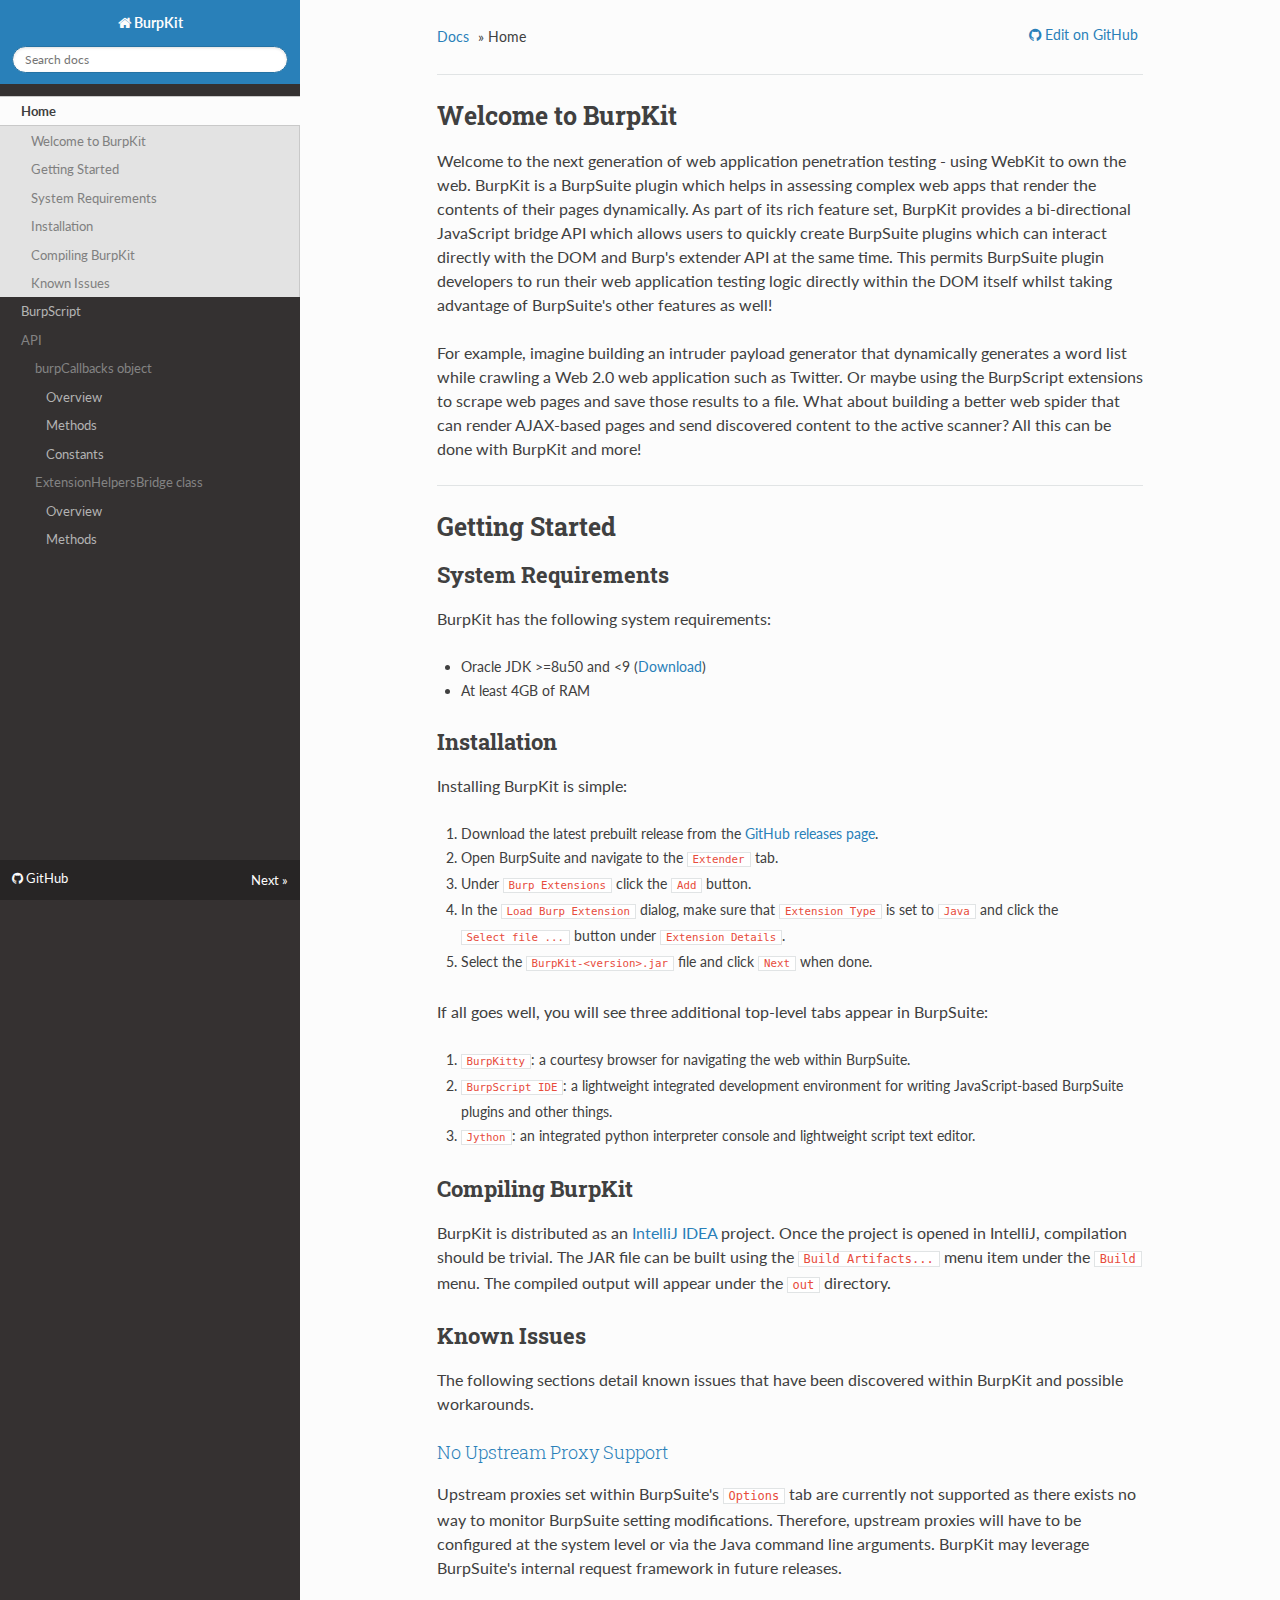
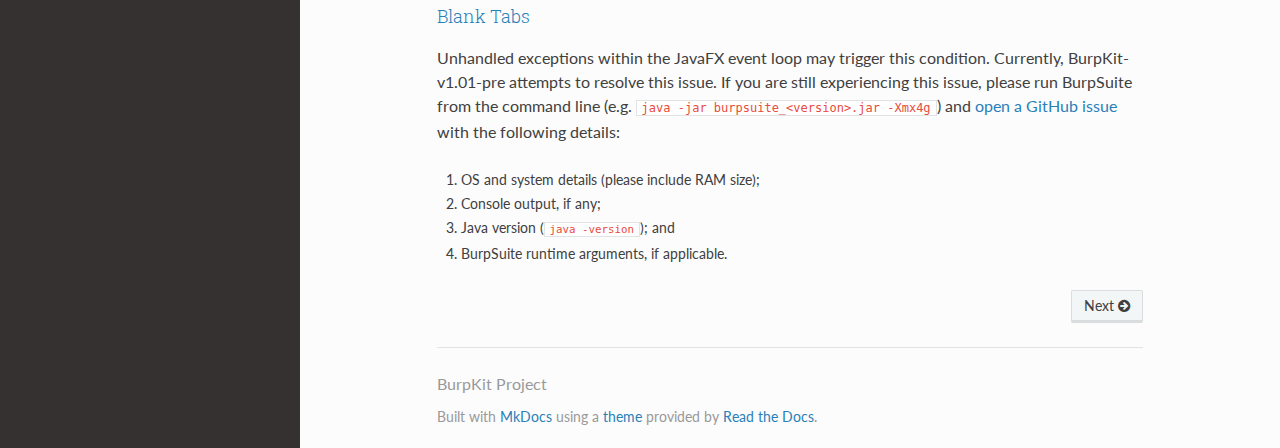
<file: index.html>
<!DOCTYPE html>
<!--[if IE 8]><html class="no-js lt-ie9" lang="en" > <![endif]-->
<!--[if gt IE 8]><!--> <html class="no-js" lang="en" > <!--<![endif]-->
<head>
  <meta charset="utf-8">
  <meta name="viewport" content="width=device-width, initial-scale=1.0">
  
  <title>BurpKit</title>
  

  <link rel="shortcut icon" href="./img/favicon.ico">

  
  <link href='https://fonts.googleapis.com/css?family=Lato:400,700|Roboto+Slab:400,700|Inconsolata:400,700' rel='stylesheet' type='text/css'>

  <link rel="stylesheet" href="./css/theme.css" type="text/css" />
  <link rel="stylesheet" href="./css/theme_extra.css" type="text/css" />
  <link rel="stylesheet" href="./css/highlight.css">

  
  <script>
    // Current page data
    var mkdocs_page_name = "None";
  </script>
  
  <script src="./js/jquery-2.1.1.min.js"></script>
  <script src="./js/modernizr-2.8.3.min.js"></script>
  <script type="text/javascript" src="./js/highlight.pack.js"></script>
  <script src="./js/theme.js"></script> 

  
</head>

<body class="wy-body-for-nav" role="document">

  <div class="wy-grid-for-nav">

    
    <nav data-toggle="wy-nav-shift" class="wy-nav-side stickynav">
      <div class="wy-side-nav-search">
        <a href="." class="icon icon-home"> BurpKit</a>
        <div role="search">
  <form id ="rtd-search-form" class="wy-form" action="./search.html" method="get">
    <input type="text" name="q" placeholder="Search docs" />
  </form>
</div>
      </div>

      <div class="wy-menu wy-menu-vertical" data-spy="affix" role="navigation" aria-label="main navigation">
        <ul class="current">
          
            <li>
    <li class="toctree-l1 current">
        <a class="current" href=".">Home</a>
        
            <ul>
            
                <li class="toctree-l3"><a href="#welcome-to-burpkit">Welcome to BurpKit</a></li>
                
            
                <li class="toctree-l3"><a href="#getting-started">Getting Started</a></li>
                
                    <li><a class="toctree-l4" href="#system-requirements">System Requirements</a></li>
                
                    <li><a class="toctree-l4" href="#installation">Installation</a></li>
                
                    <li><a class="toctree-l4" href="#compiling-burpkit">Compiling BurpKit</a></li>
                
                    <li><a class="toctree-l4" href="#known-issues">Known Issues</a></li>
                
            
            </ul>
        
    </li>
<li>
          
            <li>
    <li class="toctree-l1 ">
        <a class="" href="burpScript/">BurpScript</a>
        
    </li>
<li>
          
            <li>
    <ul class="subnav">
    <li><span>API</span></li>

        
            
    <ul class="subnav">
    <li><span>burpCallbacks object</span></li>

        
            
    <li class="toctree-l1 ">
        <a class="" href="API/callbacks-overview/">Overview</a>
        
    </li>

        
            
    <li class="toctree-l1 ">
        <a class="" href="API/callbacks-api/">Methods</a>
        
    </li>

        
            
    <li class="toctree-l1 ">
        <a class="" href="API/callbacks-constants/">Constants</a>
        
    </li>

        
    </ul>

        
            
    <ul class="subnav">
    <li><span>ExtensionHelpersBridge class</span></li>

        
            
    <li class="toctree-l1 ">
        <a class="" href="API/helpers-overview/">Overview</a>
        
    </li>

        
            
    <li class="toctree-l1 ">
        <a class="" href="API/helpers-api/">Methods</a>
        
    </li>

        
    </ul>

        
    </ul>
<li>
          
        </ul>
      </div>
      &nbsp;
    </nav>

    <section data-toggle="wy-nav-shift" class="wy-nav-content-wrap">

      
      <nav class="wy-nav-top" role="navigation" aria-label="top navigation">
        <i data-toggle="wy-nav-top" class="fa fa-bars"></i>
        <a href=".">BurpKit</a>
      </nav>

      
      <div class="wy-nav-content">
        <div class="rst-content">
          <div role="navigation" aria-label="breadcrumbs navigation">
  <ul class="wy-breadcrumbs">
    <li><a href=".">Docs</a> &raquo;</li>
    
      
    
    <li>Home</li>
    <li class="wy-breadcrumbs-aside">
      
        
          <a href="https://github.com/allfro/BurpKit" class="icon icon-github"> Edit on GitHub</a>
        
      
    </li>
  </ul>
  <hr/>
</div>
          <div role="main">
            <div class="section">
              
                <h1 id="welcome-to-burpkit">Welcome to BurpKit</h1>
<p>Welcome to the next generation of web application penetration testing - using WebKit to own the web.
BurpKit is a BurpSuite plugin which helps in assessing complex web apps that render the contents of
their pages dynamically. As part of its rich feature set, BurpKit  provides a bi-directional
JavaScript bridge API which allows users to quickly create BurpSuite plugins  which can interact 
directly with the DOM and Burp's extender API at the same time. This permits BurpSuite plugin
developers to run their web application testing logic directly within the DOM itself whilst taking
advantage of BurpSuite's other features as well!</p>
<p>For example, imagine building an intruder payload generator that dynamically generates a word list
while crawling a Web 2.0 web application such as Twitter. Or maybe using the BurpScript extensions
to scrape web pages and save those results to a file. What about building a better web spider that 
can render AJAX-based pages and send discovered content to the active scanner? All this can be done
with BurpKit and more! </p>
<hr />
<h1 id="getting-started">Getting Started</h1>
<h2 id="system-requirements">System Requirements</h2>
<p>BurpKit has the following system requirements:</p>
<ul>
<li>Oracle JDK &gt;=8u50 and &lt;9 (<a href="http://www.oracle.com/technetwork/java/javase/downloads/index.html">Download</a>)</li>
<li>At least 4GB of RAM</li>
</ul>
<h2 id="installation">Installation</h2>
<p>Installing BurpKit is simple:</p>
<ol>
<li>Download the latest prebuilt release from the <a href="https://github.com/allfro/BurpKit/releases">GitHub releases page</a>.</li>
<li>Open BurpSuite and navigate to the <code>Extender</code> tab.</li>
<li>Under <code>Burp Extensions</code> click the <code>Add</code> button.</li>
<li>In the <code>Load Burp Extension</code> dialog, make sure that <code>Extension Type</code> is set to <code>Java</code> and click the <code>Select file ...</code> button under <code>Extension Details</code>.</li>
<li>Select the <code>BurpKit-&lt;version&gt;.jar</code> file and click <code>Next</code> when done.</li>
</ol>
<p>If all goes well, you will see three additional top-level tabs appear in BurpSuite:</p>
<ol>
<li><code>BurpKitty</code>: a courtesy browser for navigating the web within BurpSuite.</li>
<li><code>BurpScript IDE</code>: a lightweight integrated development environment for writing JavaScript-based BurpSuite plugins and other things.</li>
<li><code>Jython</code>: an integrated python interpreter console and lightweight script text editor.</li>
</ol>
<h2 id="compiling-burpkit">Compiling BurpKit</h2>
<p>BurpKit is distributed as an <a href="https://www.jetbrains.com/idea/">IntelliJ IDEA</a> project. Once the project is opened in IntelliJ, compilation should be trivial. The JAR file can be built using the <code>Build Artifacts...</code> menu item under the <code>Build</code> menu. The compiled output will appear under the <code>out</code> directory.</p>
<h2 id="known-issues">Known Issues</h2>
<p>The following sections detail known issues that have been discovered within BurpKit and possible workarounds.</p>
<h3 id="no-upstream-proxy-support">No Upstream Proxy Support</h3>
<p>Upstream proxies set within BurpSuite's <code>Options</code> tab are currently not supported as there exists no way to monitor BurpSuite setting modifications. Therefore, upstream proxies will have to be configured at the system level or via the Java command line arguments. BurpKit may leverage BurpSuite's internal request framework in future releases.</p>
<h3 id="blank-tabs">Blank Tabs</h3>
<p>Unhandled exceptions within the JavaFX event loop may trigger this condition. Currently, BurpKit-v1.01-pre attempts to resolve this issue. If you are still experiencing this issue, please run BurpSuite from the command line (e.g. <code>java -jar burpsuite_&lt;version&gt;.jar -Xmx4g</code>)  and <a href="https://github.com/allfro/BurpKit/issues/new">open a GitHub issue</a> with the following details:</p>
<ol>
<li>OS and system details (please include RAM size);</li>
<li>Console output, if any;</li>
<li>Java version (<code>java -version</code>); and</li>
<li>BurpSuite runtime arguments, if applicable.</li>
</ol>
              
            </div>
          </div>
          <footer>
  
    <div class="rst-footer-buttons" role="navigation" aria-label="footer navigation">
      
        <a href="burpScript/" class="btn btn-neutral float-right" title="BurpScript"/>Next <span class="icon icon-circle-arrow-right"></span></a>
      
      
    </div>
  

  <hr/>

  <div role="contentinfo">
    <!-- Copyright etc -->
    
      <p>BurpKit Project</p>
    
  </div>

  Built with <a href="http://www.mkdocs.org">MkDocs</a> using a <a href="https://github.com/snide/sphinx_rtd_theme">theme</a> provided by <a href="https://readthedocs.org">Read the Docs</a>.
</footer>
	  
        </div>
      </div>

    </section>

  </div>

<div class="rst-versions" role="note" style="cursor: pointer">
    <span class="rst-current-version" data-toggle="rst-current-version">
      
          <a class="icon icon-github" style="float: left; color: #fcfcfc"> GitHub</a>
      
      
      
        <span style="margin-left: 15px"><a href="burpScript/" style="color: #fcfcfc">Next &raquo;</a></span>
      
    </span>
</div>

</body>
</html>

<!--
MkDocs version : 0.14.0
Build Date UTC : 2015-08-23 19:07:01.467342
-->
</file>
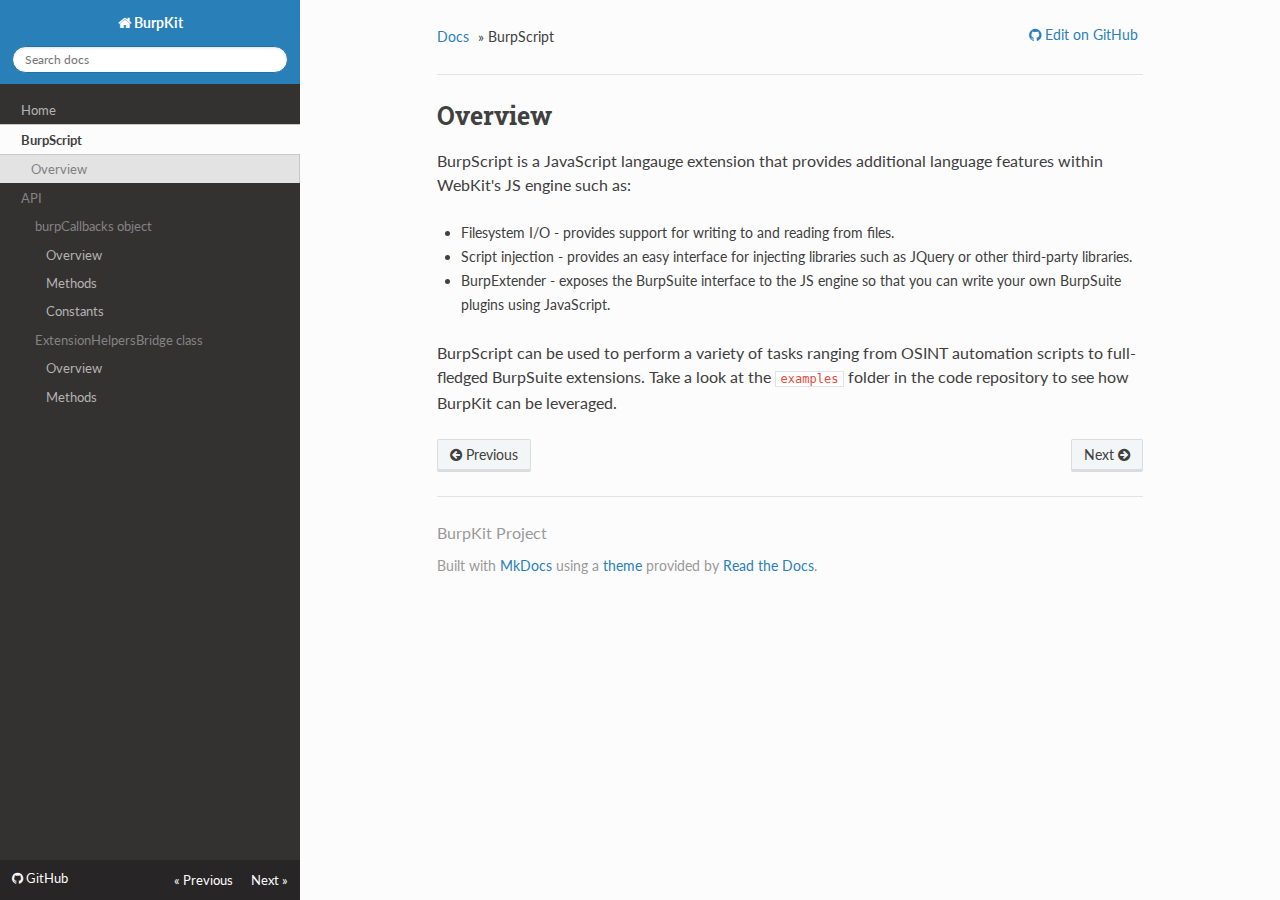
<file: burpScript/index.html>
<!DOCTYPE html>
<!--[if IE 8]><html class="no-js lt-ie9" lang="en" > <![endif]-->
<!--[if gt IE 8]><!--> <html class="no-js" lang="en" > <!--<![endif]-->
<head>
  <meta charset="utf-8">
  <meta name="viewport" content="width=device-width, initial-scale=1.0">
  
  <title>BurpScript - BurpKit</title>
  

  <link rel="shortcut icon" href="../img/favicon.ico">

  
  <link href='https://fonts.googleapis.com/css?family=Lato:400,700|Roboto+Slab:400,700|Inconsolata:400,700' rel='stylesheet' type='text/css'>

  <link rel="stylesheet" href="../css/theme.css" type="text/css" />
  <link rel="stylesheet" href="../css/theme_extra.css" type="text/css" />
  <link rel="stylesheet" href="../css/highlight.css">

  
  <script>
    // Current page data
    var mkdocs_page_name = "BurpScript";
  </script>
  
  <script src="../js/jquery-2.1.1.min.js"></script>
  <script src="../js/modernizr-2.8.3.min.js"></script>
  <script type="text/javascript" src="../js/highlight.pack.js"></script>
  <script src="../js/theme.js"></script> 

  
</head>

<body class="wy-body-for-nav" role="document">

  <div class="wy-grid-for-nav">

    
    <nav data-toggle="wy-nav-shift" class="wy-nav-side stickynav">
      <div class="wy-side-nav-search">
        <a href=".." class="icon icon-home"> BurpKit</a>
        <div role="search">
  <form id ="rtd-search-form" class="wy-form" action="../search.html" method="get">
    <input type="text" name="q" placeholder="Search docs" />
  </form>
</div>
      </div>

      <div class="wy-menu wy-menu-vertical" data-spy="affix" role="navigation" aria-label="main navigation">
        <ul class="current">
          
            <li>
    <li class="toctree-l1 ">
        <a class="" href="..">Home</a>
        
    </li>
<li>
          
            <li>
    <li class="toctree-l1 current">
        <a class="current" href="./">BurpScript</a>
        
            <ul>
            
                <li class="toctree-l3"><a href="#overview">Overview</a></li>
                
            
            </ul>
        
    </li>
<li>
          
            <li>
    <ul class="subnav">
    <li><span>API</span></li>

        
            
    <ul class="subnav">
    <li><span>burpCallbacks object</span></li>

        
            
    <li class="toctree-l1 ">
        <a class="" href="../API/callbacks-overview/">Overview</a>
        
    </li>

        
            
    <li class="toctree-l1 ">
        <a class="" href="../API/callbacks-api/">Methods</a>
        
    </li>

        
            
    <li class="toctree-l1 ">
        <a class="" href="../API/callbacks-constants/">Constants</a>
        
    </li>

        
    </ul>

        
            
    <ul class="subnav">
    <li><span>ExtensionHelpersBridge class</span></li>

        
            
    <li class="toctree-l1 ">
        <a class="" href="../API/helpers-overview/">Overview</a>
        
    </li>

        
            
    <li class="toctree-l1 ">
        <a class="" href="../API/helpers-api/">Methods</a>
        
    </li>

        
    </ul>

        
    </ul>
<li>
          
        </ul>
      </div>
      &nbsp;
    </nav>

    <section data-toggle="wy-nav-shift" class="wy-nav-content-wrap">

      
      <nav class="wy-nav-top" role="navigation" aria-label="top navigation">
        <i data-toggle="wy-nav-top" class="fa fa-bars"></i>
        <a href="..">BurpKit</a>
      </nav>

      
      <div class="wy-nav-content">
        <div class="rst-content">
          <div role="navigation" aria-label="breadcrumbs navigation">
  <ul class="wy-breadcrumbs">
    <li><a href="..">Docs</a> &raquo;</li>
    
      
    
    <li>BurpScript</li>
    <li class="wy-breadcrumbs-aside">
      
        
          <a href="https://github.com/allfro/BurpKit" class="icon icon-github"> Edit on GitHub</a>
        
      
    </li>
  </ul>
  <hr/>
</div>
          <div role="main">
            <div class="section">
              
                <h1 id="overview">Overview</h1>
<p>BurpScript is a JavaScript langauge extension that provides additional language features within WebKit's JS engine such as:</p>
<ul>
<li>Filesystem I/O - provides support for writing to and reading from files.</li>
<li>Script injection - provides an easy interface for injecting libraries such as JQuery or other third-party libraries.</li>
<li>BurpExtender - exposes the BurpSuite interface to the JS engine so that you can write your own BurpSuite plugins using JavaScript.</li>
</ul>
<p>BurpScript can be used to perform a variety of tasks ranging from OSINT automation scripts to full-fledged BurpSuite
extensions. Take a look at the <code>examples</code> folder in the code repository to see how BurpKit can be leveraged.</p>
              
            </div>
          </div>
          <footer>
  
    <div class="rst-footer-buttons" role="navigation" aria-label="footer navigation">
      
        <a href="../API/callbacks-overview/" class="btn btn-neutral float-right" title="Overview"/>Next <span class="icon icon-circle-arrow-right"></span></a>
      
      
        <a href=".." class="btn btn-neutral" title="Home"><span class="icon icon-circle-arrow-left"></span> Previous</a>
      
    </div>
  

  <hr/>

  <div role="contentinfo">
    <!-- Copyright etc -->
    
      <p>BurpKit Project</p>
    
  </div>

  Built with <a href="http://www.mkdocs.org">MkDocs</a> using a <a href="https://github.com/snide/sphinx_rtd_theme">theme</a> provided by <a href="https://readthedocs.org">Read the Docs</a>.
</footer>
	  
        </div>
      </div>

    </section>

  </div>

<div class="rst-versions" role="note" style="cursor: pointer">
    <span class="rst-current-version" data-toggle="rst-current-version">
      
          <a class="icon icon-github" style="float: left; color: #fcfcfc"> GitHub</a>
      
      
        <span><a href=".." style="color: #fcfcfc;">&laquo; Previous</a></span>
      
      
        <span style="margin-left: 15px"><a href="../API/callbacks-overview/" style="color: #fcfcfc">Next &raquo;</a></span>
      
    </span>
</div>

</body>
</html>
</file>
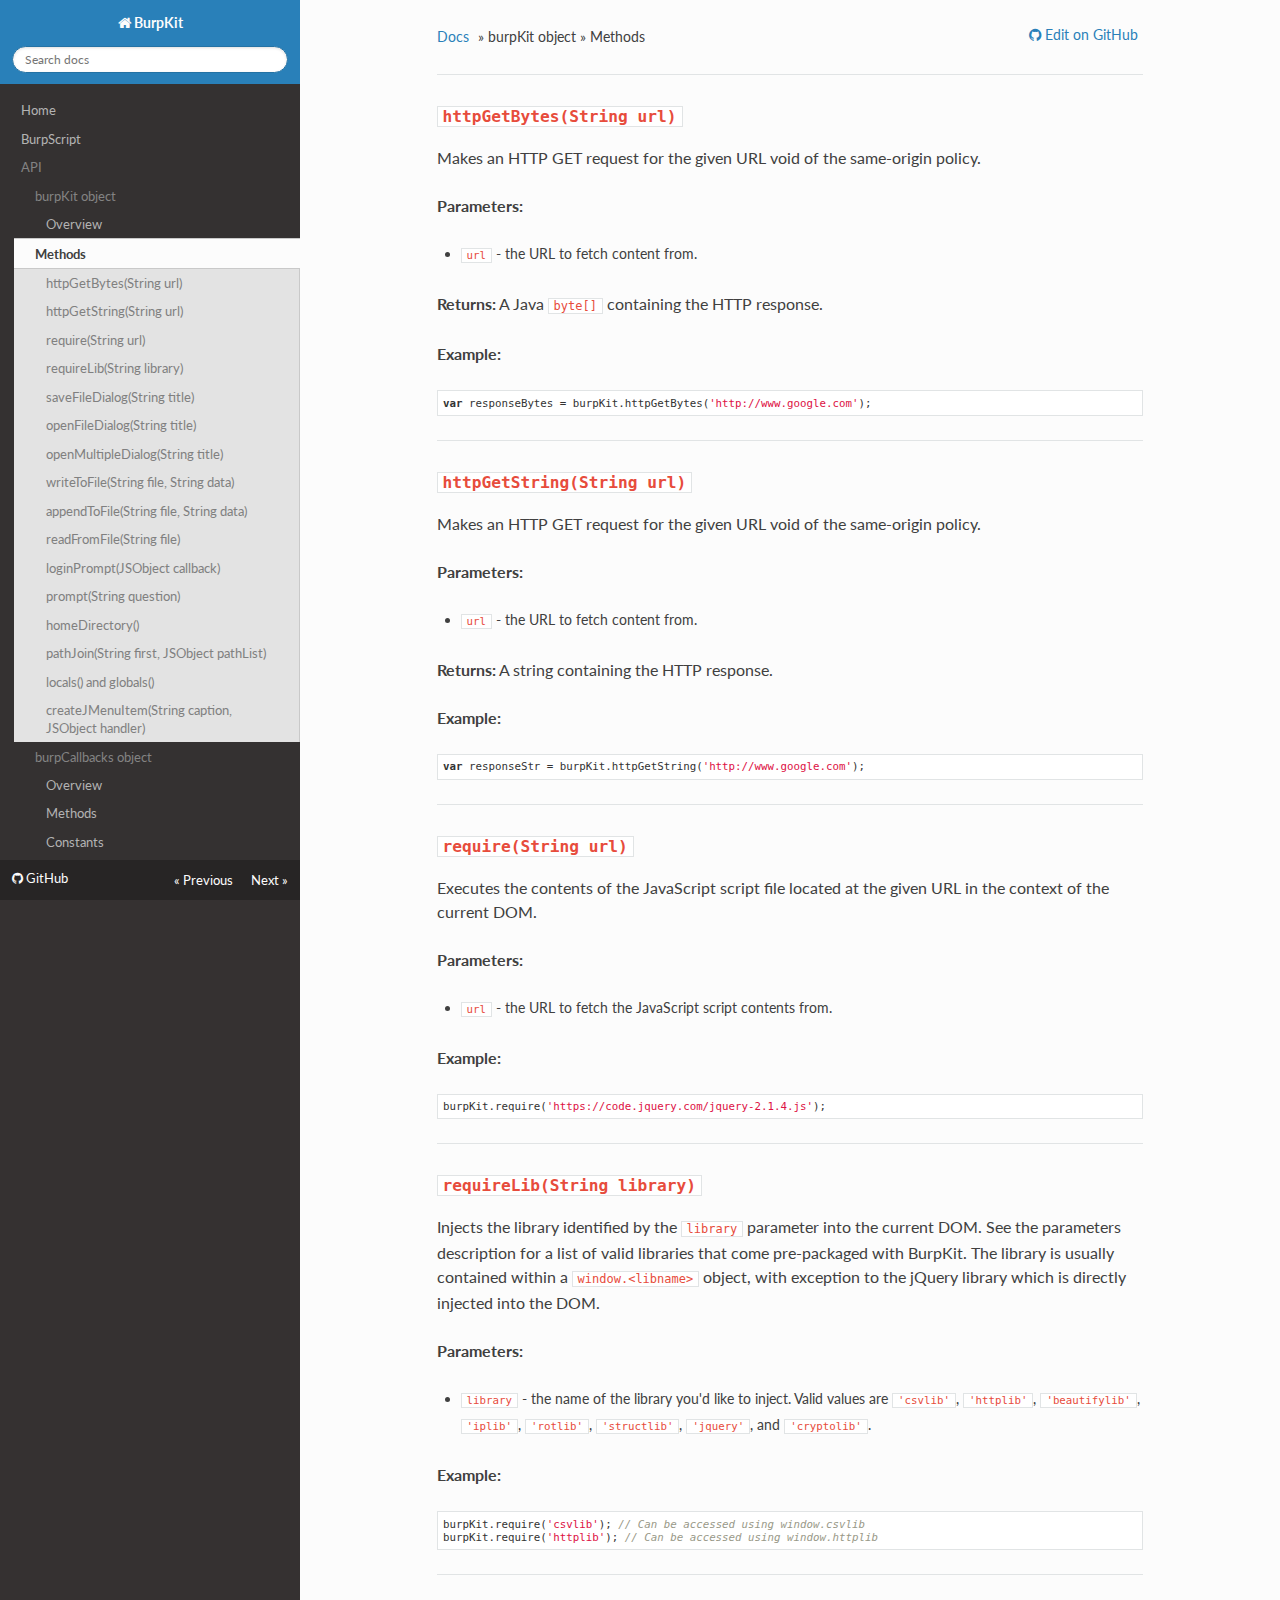
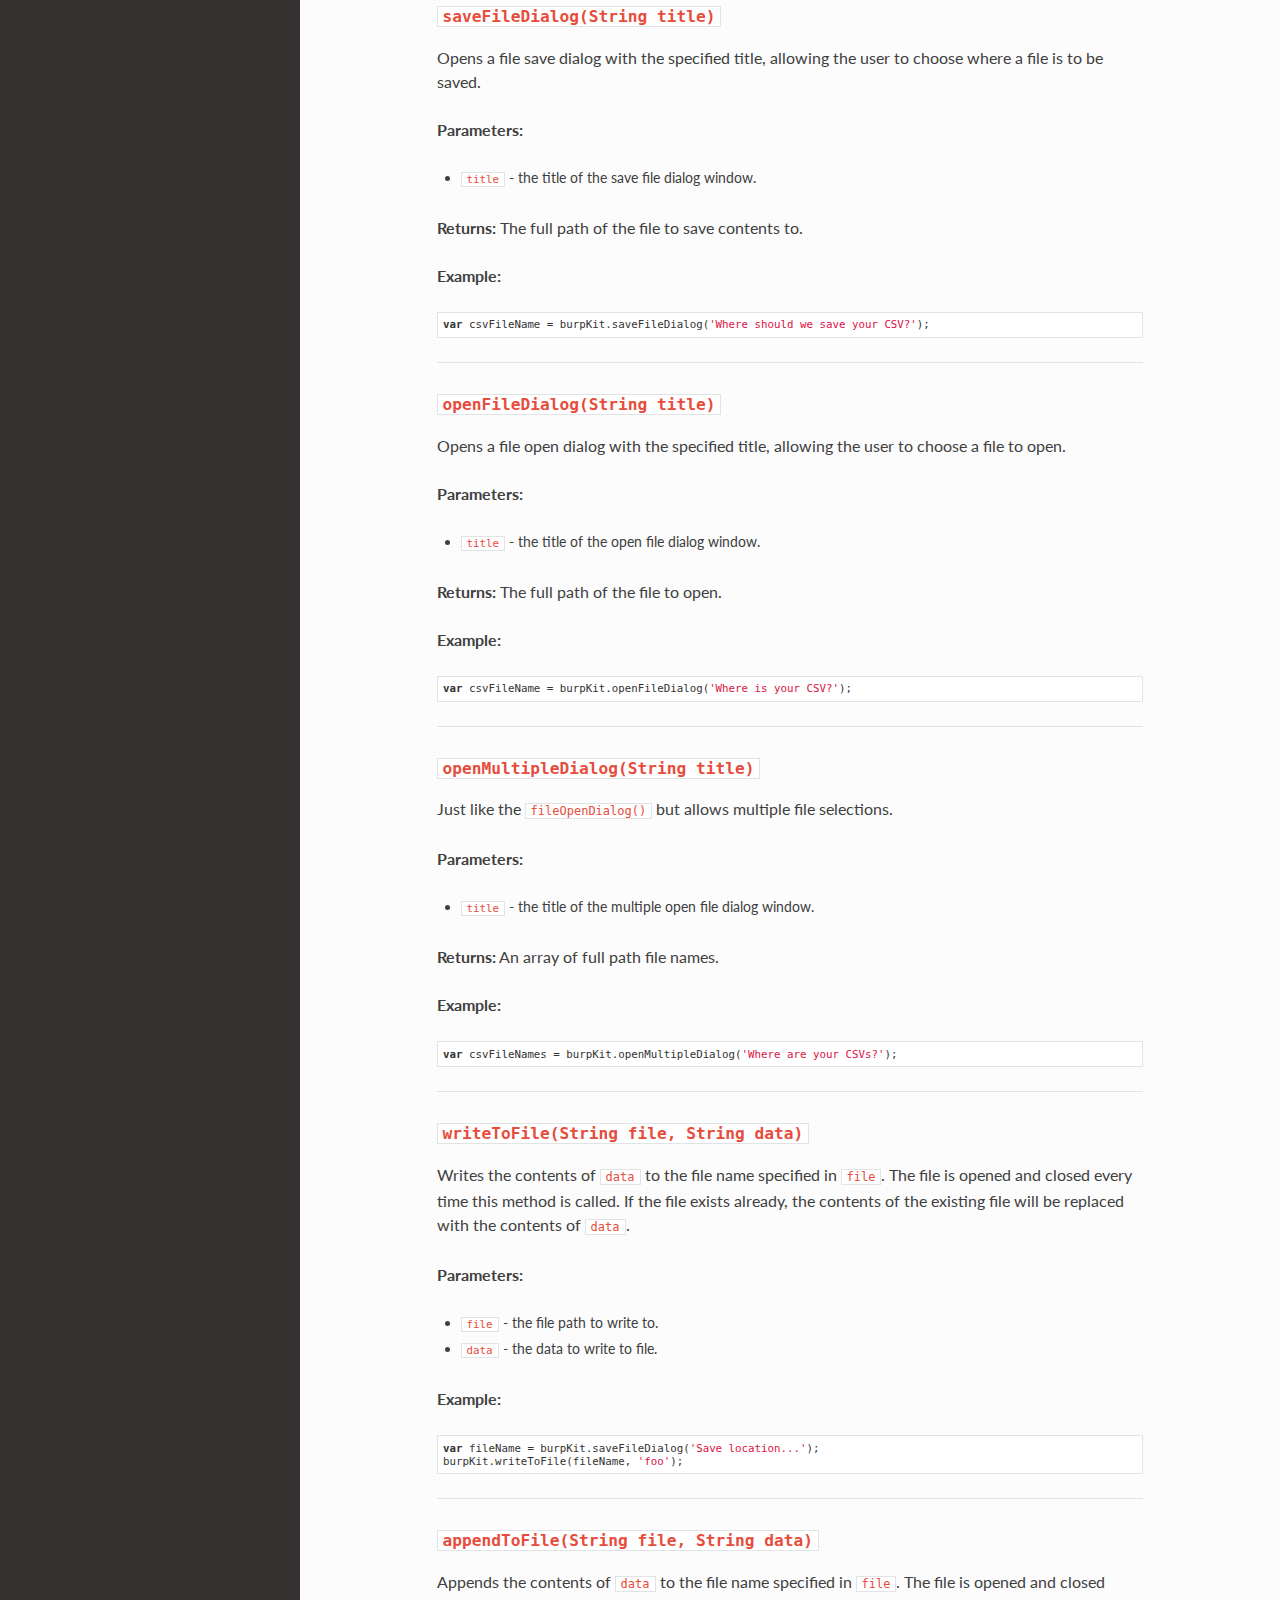
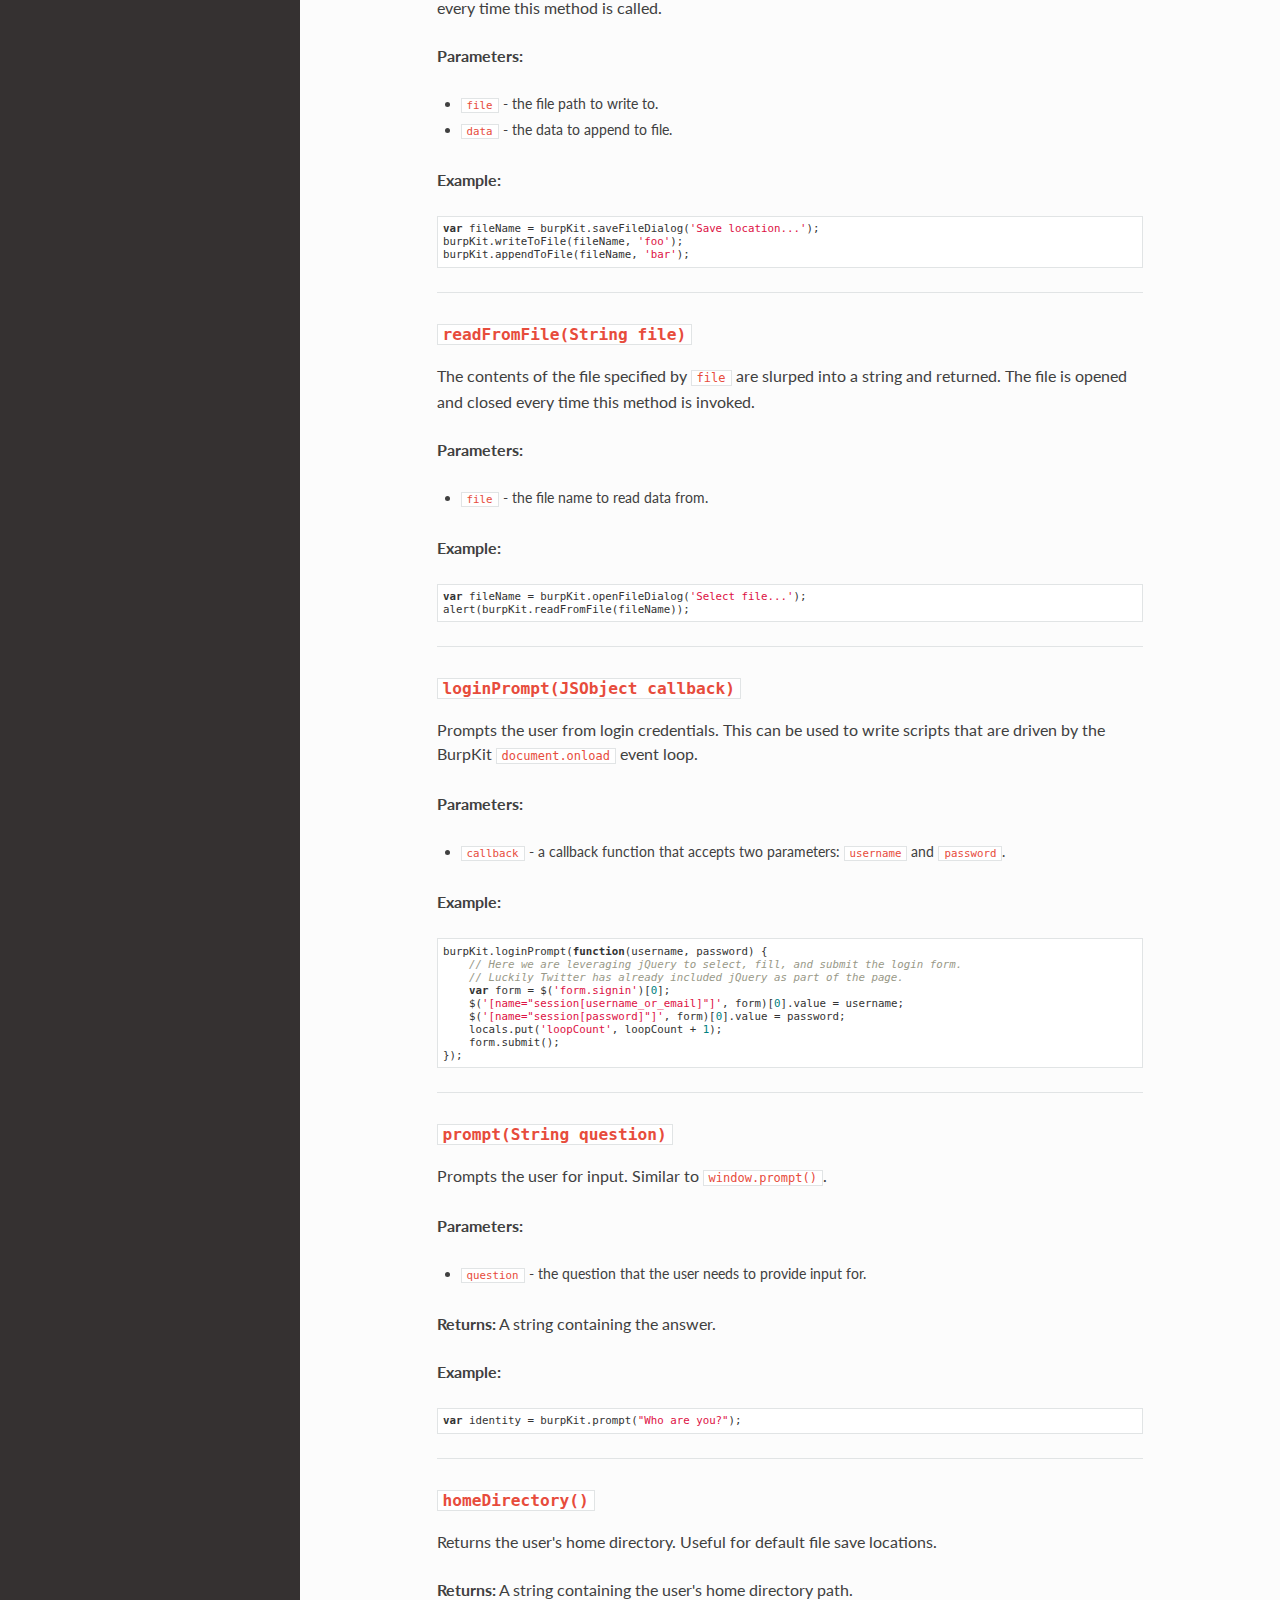
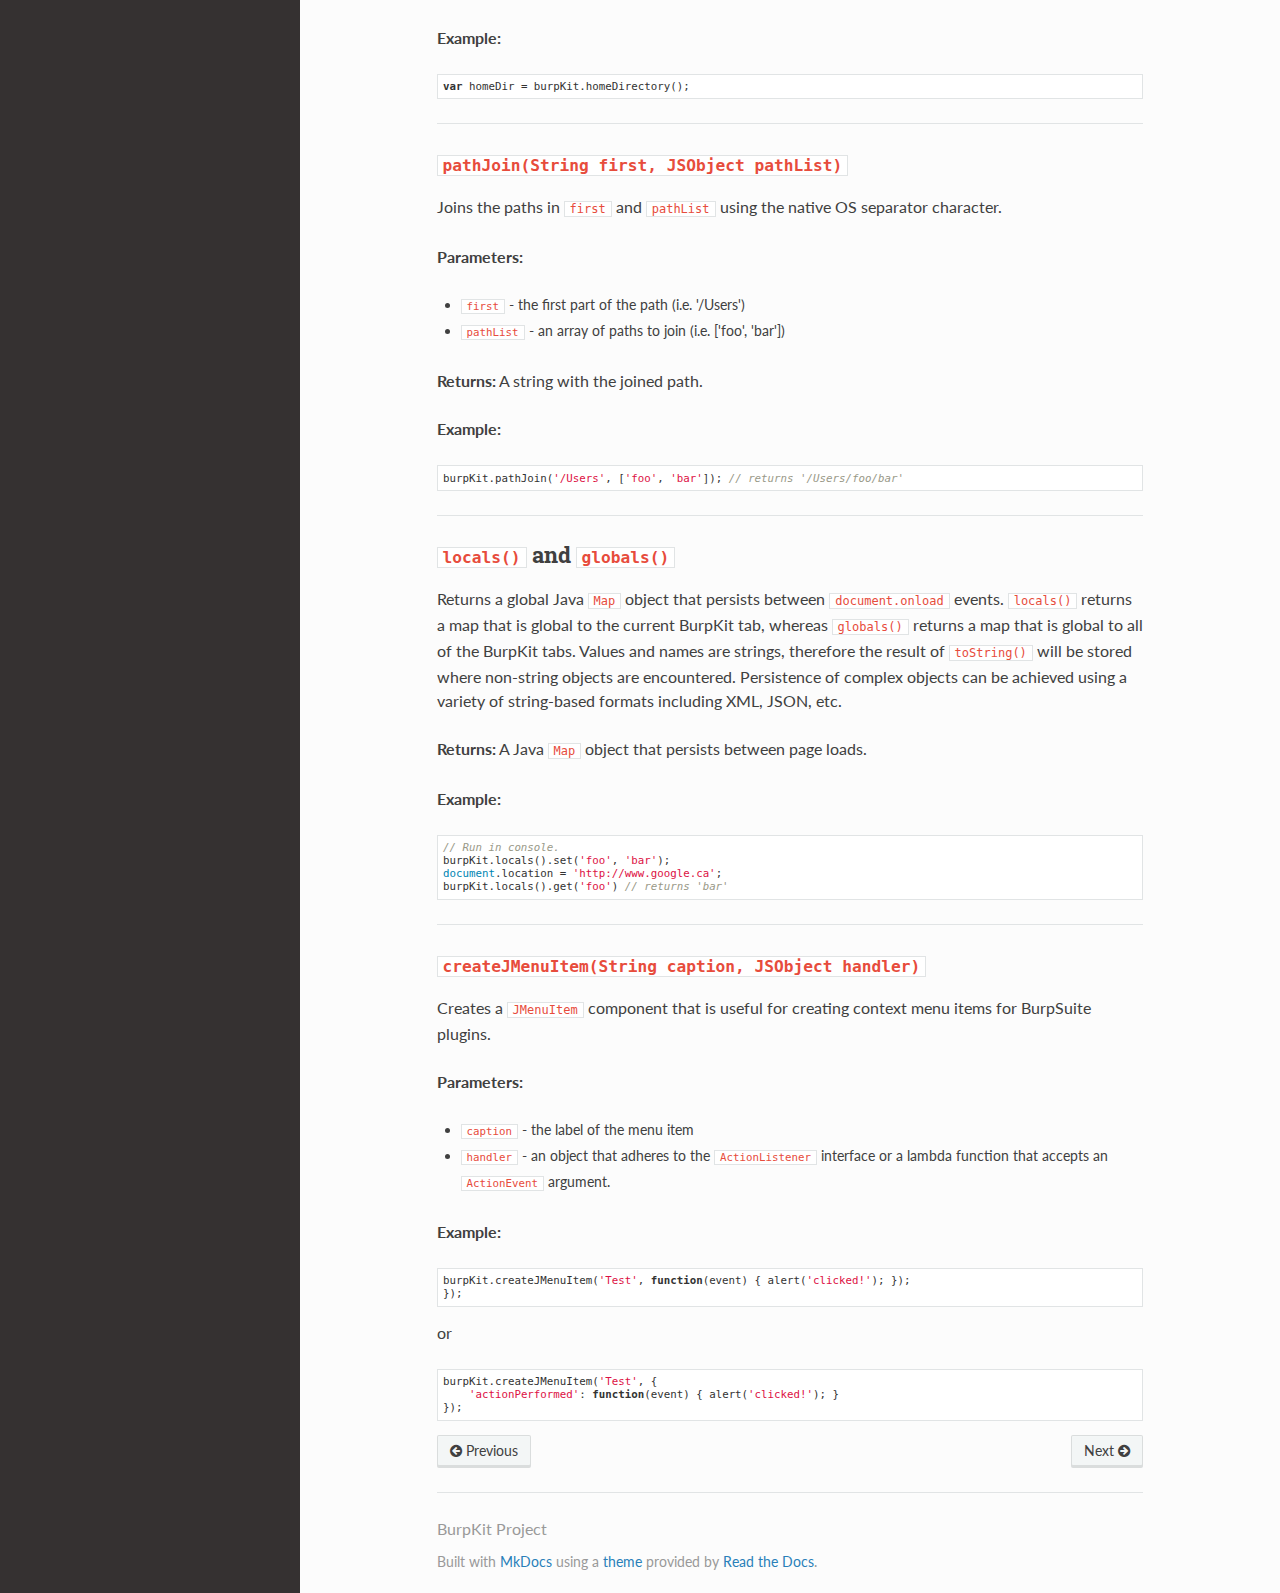
<file: API/burpkit-api/index.html>
<!DOCTYPE html>
<!--[if IE 8]><html class="no-js lt-ie9" lang="en" > <![endif]-->
<!--[if gt IE 8]><!--> <html class="no-js" lang="en" > <!--<![endif]-->
<head>
  <meta charset="utf-8">
  <meta name="viewport" content="width=device-width, initial-scale=1.0">
  
  <title>Methods - BurpKit</title>
  

  <link rel="shortcut icon" href="../../img/favicon.ico">

  
  <link href='https://fonts.googleapis.com/css?family=Lato:400,700|Roboto+Slab:400,700|Inconsolata:400,700' rel='stylesheet' type='text/css'>

  <link rel="stylesheet" href="../../css/theme.css" type="text/css" />
  <link rel="stylesheet" href="../../css/theme_extra.css" type="text/css" />
  <link rel="stylesheet" href="../../css/highlight.css">

  
  <script>
    // Current page data
    var mkdocs_page_name = "Methods";
  </script>
  
  <script src="../../js/jquery-2.1.1.min.js"></script>
  <script src="../../js/modernizr-2.8.3.min.js"></script>
  <script type="text/javascript" src="../../js/highlight.pack.js"></script>
  <script src="../../js/theme.js"></script> 

  
</head>

<body class="wy-body-for-nav" role="document">

  <div class="wy-grid-for-nav">

    
    <nav data-toggle="wy-nav-shift" class="wy-nav-side stickynav">
      <div class="wy-side-nav-search">
        <a href="../.." class="icon icon-home"> BurpKit</a>
        <div role="search">
  <form id ="rtd-search-form" class="wy-form" action="../../search.html" method="get">
    <input type="text" name="q" placeholder="Search docs" />
  </form>
</div>
      </div>

      <div class="wy-menu wy-menu-vertical" data-spy="affix" role="navigation" aria-label="main navigation">
        <ul class="current">
          
            <li>
    <li class="toctree-l1 ">
        <a class="" href="../..">Home</a>
        
    </li>
<li>
          
            <li>
    <li class="toctree-l1 ">
        <a class="" href="../../burpScript/">BurpScript</a>
        
    </li>
<li>
          
            <li>
    <ul class="subnav">
    <li><span>API</span></li>

        
            
    <ul class="subnav">
    <li><span>burpKit object</span></li>

        
            
    <li class="toctree-l1 ">
        <a class="" href="../burpkit-overview/">Overview</a>
        
    </li>

        
            
    <li class="toctree-l1 current">
        <a class="current" href="./">Methods</a>
        
            <ul>
            
                <li class="toctree-l3"><a href="#httpgetbytesstring-url">httpGetBytes(String url)</a></li>
                
            
                <li class="toctree-l3"><a href="#httpgetstringstring-url">httpGetString(String url)</a></li>
                
            
                <li class="toctree-l3"><a href="#requirestring-url">require(String url)</a></li>
                
            
                <li class="toctree-l3"><a href="#requirelibstring-library">requireLib(String library)</a></li>
                
            
                <li class="toctree-l3"><a href="#savefiledialogstring-title">saveFileDialog(String title)</a></li>
                
            
                <li class="toctree-l3"><a href="#openfiledialogstring-title">openFileDialog(String title)</a></li>
                
            
                <li class="toctree-l3"><a href="#openmultipledialogstring-title">openMultipleDialog(String title)</a></li>
                
            
                <li class="toctree-l3"><a href="#writetofilestring-file-string-data">writeToFile(String file, String data)</a></li>
                
            
                <li class="toctree-l3"><a href="#appendtofilestring-file-string-data">appendToFile(String file, String data)</a></li>
                
            
                <li class="toctree-l3"><a href="#readfromfilestring-file">readFromFile(String file)</a></li>
                
            
                <li class="toctree-l3"><a href="#loginpromptjsobject-callback">loginPrompt(JSObject callback)</a></li>
                
            
                <li class="toctree-l3"><a href="#promptstring-question">prompt(String question)</a></li>
                
            
                <li class="toctree-l3"><a href="#homedirectory">homeDirectory()</a></li>
                
            
                <li class="toctree-l3"><a href="#pathjoinstring-first-jsobject-pathlist">pathJoin(String first, JSObject pathList)</a></li>
                
            
                <li class="toctree-l3"><a href="#locals-and-globals">locals() and globals()</a></li>
                
            
                <li class="toctree-l3"><a href="#createjmenuitemstring-caption-jsobject-handler">createJMenuItem(String caption, JSObject handler)</a></li>
                
            
            </ul>
        
    </li>

        
    </ul>

        
            
    <ul class="subnav">
    <li><span>burpCallbacks object</span></li>

        
            
    <li class="toctree-l1 ">
        <a class="" href="../callbacks-overview/">Overview</a>
        
    </li>

        
            
    <li class="toctree-l1 ">
        <a class="" href="../callbacks-api/">Methods</a>
        
    </li>

        
            
    <li class="toctree-l1 ">
        <a class="" href="../callbacks-constants/">Constants</a>
        
    </li>

        
    </ul>

        
            
    <ul class="subnav">
    <li><span>ExtensionHelpersBridge class</span></li>

        
            
    <li class="toctree-l1 ">
        <a class="" href="../helpers-overview/">Overview</a>
        
    </li>

        
            
    <li class="toctree-l1 ">
        <a class="" href="../helpers-api/">Methods</a>
        
    </li>

        
    </ul>

        
    </ul>
<li>
          
        </ul>
      </div>
      &nbsp;
    </nav>

    <section data-toggle="wy-nav-shift" class="wy-nav-content-wrap">

      
      <nav class="wy-nav-top" role="navigation" aria-label="top navigation">
        <i data-toggle="wy-nav-top" class="fa fa-bars"></i>
        <a href="../..">BurpKit</a>
      </nav>

      
      <div class="wy-nav-content">
        <div class="rst-content">
          <div role="navigation" aria-label="breadcrumbs navigation">
  <ul class="wy-breadcrumbs">
    <li><a href="../..">Docs</a> &raquo;</li>
    
      
        
          <li>burpKit object &raquo;</li>
        
      
    
    <li>Methods</li>
    <li class="wy-breadcrumbs-aside">
      
        
          <a href="https://github.com/allfro/BurpKit" class="icon icon-github"> Edit on GitHub</a>
        
      
    </li>
  </ul>
  <hr/>
</div>
          <div role="main">
            <div class="section">
              
                <h2 id="httpgetbytesstring-url"><code>httpGetBytes(String url)</code></h2>
<p>Makes an HTTP GET request for the given URL void of the same-origin policy.</p>
<p><strong>Parameters:</strong></p>
<ul>
<li><code>url</code> - the URL to fetch content from.</li>
</ul>
<p><strong>Returns:</strong>
A Java <code>byte[]</code> containing the HTTP response.</p>
<p><strong>Example:</strong></p>
<pre><code class="javascript">var responseBytes = burpKit.httpGetBytes('http://www.google.com');
</code></pre>

<hr />
<h2 id="httpgetstringstring-url"><code>httpGetString(String url)</code></h2>
<p>Makes an HTTP GET request for the given URL void of the same-origin policy.</p>
<p><strong>Parameters:</strong></p>
<ul>
<li><code>url</code> - the URL to fetch content from.</li>
</ul>
<p><strong>Returns:</strong>
A string containing the HTTP response.</p>
<p><strong>Example:</strong></p>
<pre><code class="javascript">var responseStr = burpKit.httpGetString('http://www.google.com');
</code></pre>

<hr />
<h2 id="requirestring-url"><code>require(String url)</code></h2>
<p>Executes the contents of the JavaScript script file located at the given URL in the context of the current DOM. </p>
<p><strong>Parameters:</strong></p>
<ul>
<li><code>url</code> - the URL to fetch the JavaScript script contents from.</li>
</ul>
<p><strong>Example:</strong></p>
<pre><code class="javascript">burpKit.require('https://code.jquery.com/jquery-2.1.4.js');
</code></pre>

<hr />
<h2 id="requirelibstring-library"><code>requireLib(String library)</code></h2>
<p>Injects the library identified by the <code>library</code> parameter into the current DOM. See the parameters description for a list
of valid libraries that come pre-packaged with BurpKit. The library is usually contained within a <code>window.&lt;libname&gt;</code> object, 
with exception to the jQuery library which is directly injected into the DOM.</p>
<p><strong>Parameters:</strong></p>
<ul>
<li><code>library</code> - the name of the library you'd like to inject. Valid values are <code>'csvlib'</code>, <code>'httplib'</code>, <code>'beautifylib'</code>, <code>'iplib'</code>, <code>'rotlib'</code>, <code>'structlib'</code>, <code>'jquery'</code>, and <code>'cryptolib'</code>. </li>
</ul>
<p><strong>Example:</strong></p>
<pre><code class="javascript">burpKit.require('csvlib'); // Can be accessed using window.csvlib
burpKit.require('httplib'); // Can be accessed using window.httplib
</code></pre>

<hr />
<h2 id="savefiledialogstring-title"><code>saveFileDialog(String title)</code></h2>
<p>Opens a file save dialog with the specified title, allowing the user to choose where a file is to be saved.</p>
<p><strong>Parameters:</strong></p>
<ul>
<li><code>title</code> - the title of the save file dialog window. </li>
</ul>
<p><strong>Returns:</strong>
The full path of the file to save contents to.</p>
<p><strong>Example:</strong></p>
<pre><code class="javascript">var csvFileName = burpKit.saveFileDialog('Where should we save your CSV?');
</code></pre>

<hr />
<h2 id="openfiledialogstring-title"><code>openFileDialog(String title)</code></h2>
<p>Opens a file open dialog with the specified title, allowing the user to choose a file to open.</p>
<p><strong>Parameters:</strong></p>
<ul>
<li><code>title</code> - the title of the open file dialog window. </li>
</ul>
<p><strong>Returns:</strong>
The full path of the file to open.</p>
<p><strong>Example:</strong></p>
<pre><code class="javascript">var csvFileName = burpKit.openFileDialog('Where is your CSV?');
</code></pre>

<hr />
<h2 id="openmultipledialogstring-title"><code>openMultipleDialog(String title)</code></h2>
<p>Just like the <code>fileOpenDialog()</code> but allows multiple file selections.</p>
<p><strong>Parameters:</strong></p>
<ul>
<li><code>title</code> - the title of the multiple open file dialog window. </li>
</ul>
<p><strong>Returns:</strong>
An array of full path file names.</p>
<p><strong>Example:</strong></p>
<pre><code class="javascript">var csvFileNames = burpKit.openMultipleDialog('Where are your CSVs?');
</code></pre>

<hr />
<h2 id="writetofilestring-file-string-data"><code>writeToFile(String file, String data)</code></h2>
<p>Writes the contents of <code>data</code> to the file name specified in <code>file</code>. The file is opened and closed every time this method
is called. If the file exists already, the contents of the existing file will be replaced with the contents of <code>data</code>.</p>
<p><strong>Parameters:</strong></p>
<ul>
<li><code>file</code> - the file path to write to.</li>
<li><code>data</code> - the data to write to file.</li>
</ul>
<p><strong>Example:</strong></p>
<pre><code class="javascript">var fileName = burpKit.saveFileDialog('Save location...');
burpKit.writeToFile(fileName, 'foo');
</code></pre>

<hr />
<h2 id="appendtofilestring-file-string-data"><code>appendToFile(String file, String data)</code></h2>
<p>Appends the contents of <code>data</code> to the file name specified in <code>file</code>. The file is opened and closed every time this method
is called.</p>
<p><strong>Parameters:</strong></p>
<ul>
<li><code>file</code> - the file path to write to.</li>
<li><code>data</code> - the data to append to file.</li>
</ul>
<p><strong>Example:</strong></p>
<pre><code class="javascript">var fileName = burpKit.saveFileDialog('Save location...');
burpKit.writeToFile(fileName, 'foo');
burpKit.appendToFile(fileName, 'bar');
</code></pre>

<hr />
<h2 id="readfromfilestring-file"><code>readFromFile(String file)</code></h2>
<p>The contents of the file specified by <code>file</code> are slurped into a string and returned. The file is opened and closed every
time this method is invoked.</p>
<p><strong>Parameters:</strong></p>
<ul>
<li><code>file</code> - the file name to read data from.</li>
</ul>
<p><strong>Example:</strong></p>
<pre><code class="javascript">var fileName = burpKit.openFileDialog('Select file...');
alert(burpKit.readFromFile(fileName));
</code></pre>

<hr />
<h2 id="loginpromptjsobject-callback"><code>loginPrompt(JSObject callback)</code></h2>
<p>Prompts the user from login credentials. This can be used to write scripts that are driven by the BurpKit <code>document.onload</code>
event loop.</p>
<p><strong>Parameters:</strong></p>
<ul>
<li><code>callback</code> - a callback function that accepts two parameters: <code>username</code> and <code>password</code>.</li>
</ul>
<p><strong>Example:</strong></p>
<pre><code class="javascript">burpKit.loginPrompt(function(username, password) {
    // Here we are leveraging jQuery to select, fill, and submit the login form.
    // Luckily Twitter has already included jQuery as part of the page. 
    var form = $('form.signin')[0];
    $('[name=&quot;session[username_or_email]&quot;]', form)[0].value = username;
    $('[name=&quot;session[password]&quot;]', form)[0].value = password;
    locals.put('loopCount', loopCount + 1);
    form.submit();
});
</code></pre>

<hr />
<h2 id="promptstring-question"><code>prompt(String question)</code></h2>
<p>Prompts the user for input. Similar to <code>window.prompt()</code>.</p>
<p><strong>Parameters:</strong></p>
<ul>
<li><code>question</code> - the question that the user needs to provide input for.</li>
</ul>
<p><strong>Returns:</strong>
A string containing the answer.</p>
<p><strong>Example:</strong></p>
<pre><code class="javascript">var identity = burpKit.prompt(&quot;Who are you?&quot;);
</code></pre>

<hr />
<h2 id="homedirectory"><code>homeDirectory()</code></h2>
<p>Returns the user's home directory. Useful for default file save locations.</p>
<p><strong>Returns:</strong>
A string containing the user's home directory path.</p>
<p><strong>Example:</strong></p>
<pre><code class="javascript">var homeDir = burpKit.homeDirectory();
</code></pre>

<hr />
<h2 id="pathjoinstring-first-jsobject-pathlist"><code>pathJoin(String first, JSObject pathList)</code></h2>
<p>Joins the paths in <code>first</code> and <code>pathList</code> using the native OS separator character.</p>
<p><strong>Parameters:</strong></p>
<ul>
<li><code>first</code> - the first part of the path (i.e. '/Users')</li>
<li><code>pathList</code> - an array of paths to join (i.e. ['foo', 'bar'])</li>
</ul>
<p><strong>Returns:</strong>
A string with the joined path.</p>
<p><strong>Example:</strong></p>
<pre><code class="javascript">burpKit.pathJoin('/Users', ['foo', 'bar']); // returns '/Users/foo/bar'
</code></pre>

<hr />
<h2 id="locals-and-globals"><code>locals()</code> and <code>globals()</code></h2>
<p>Returns a global Java <code>Map</code> object that persists between <code>document.onload</code> events. <code>locals()</code> returns a map that is
global to the current BurpKit tab, whereas <code>globals()</code> returns a map that is global to all of the BurpKit tabs. Values
and names are strings, therefore the result of <code>toString()</code> will be stored where non-string objects are encountered.
Persistence of complex objects can be achieved using a variety of string-based formats including XML, JSON, etc.</p>
<p><strong>Returns:</strong>
A Java <code>Map</code> object that persists between page loads.</p>
<p><strong>Example:</strong></p>
<pre><code class="javascript">// Run in console.
burpKit.locals().set('foo', 'bar');
document.location = 'http://www.google.ca';
burpKit.locals().get('foo') // returns 'bar'
</code></pre>

<hr />
<h2 id="createjmenuitemstring-caption-jsobject-handler"><code>createJMenuItem(String caption, JSObject handler)</code></h2>
<p>Creates a <code>JMenuItem</code> component that is useful for creating context menu items for BurpSuite plugins. </p>
<p><strong>Parameters:</strong></p>
<ul>
<li><code>caption</code> - the label of the menu item</li>
<li><code>handler</code> - an object that adheres to the <code>ActionListener</code> interface or a lambda function that accepts an <code>ActionEvent</code> argument.</li>
</ul>
<p><strong>Example:</strong></p>
<pre><code class="javascript">burpKit.createJMenuItem('Test', function(event) { alert('clicked!'); });
});
</code></pre>

<p>or </p>
<pre><code class="javascript">burpKit.createJMenuItem('Test', {
    'actionPerformed': function(event) { alert('clicked!'); }
});
</code></pre>
              
            </div>
          </div>
          <footer>
  
    <div class="rst-footer-buttons" role="navigation" aria-label="footer navigation">
      
        <a href="../callbacks-overview/" class="btn btn-neutral float-right" title="Overview"/>Next <span class="icon icon-circle-arrow-right"></span></a>
      
      
        <a href="../burpkit-overview/" class="btn btn-neutral" title="Overview"><span class="icon icon-circle-arrow-left"></span> Previous</a>
      
    </div>
  

  <hr/>

  <div role="contentinfo">
    <!-- Copyright etc -->
    
      <p>BurpKit Project</p>
    
  </div>

  Built with <a href="http://www.mkdocs.org">MkDocs</a> using a <a href="https://github.com/snide/sphinx_rtd_theme">theme</a> provided by <a href="https://readthedocs.org">Read the Docs</a>.
</footer>
	  
        </div>
      </div>

    </section>

  </div>

<div class="rst-versions" role="note" style="cursor: pointer">
    <span class="rst-current-version" data-toggle="rst-current-version">
      
          <a class="icon icon-github" style="float: left; color: #fcfcfc"> GitHub</a>
      
      
        <span><a href="../burpkit-overview/" style="color: #fcfcfc;">&laquo; Previous</a></span>
      
      
        <span style="margin-left: 15px"><a href="../callbacks-overview/" style="color: #fcfcfc">Next &raquo;</a></span>
      
    </span>
</div>

</body>
</html>
</file>
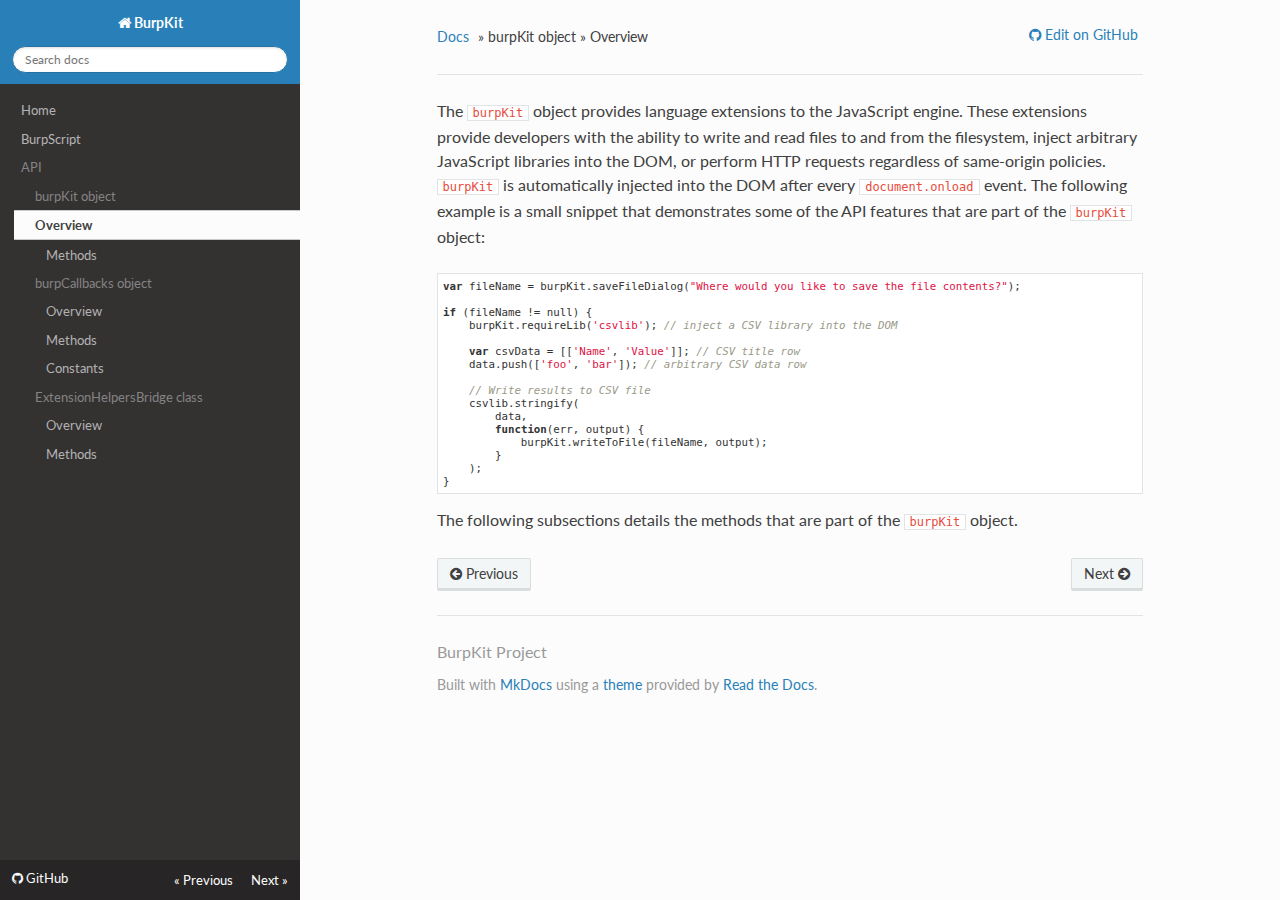
<file: API/burpkit-overview/index.html>
<!DOCTYPE html>
<!--[if IE 8]><html class="no-js lt-ie9" lang="en" > <![endif]-->
<!--[if gt IE 8]><!--> <html class="no-js" lang="en" > <!--<![endif]-->
<head>
  <meta charset="utf-8">
  <meta name="viewport" content="width=device-width, initial-scale=1.0">
  
  <title>Overview - BurpKit</title>
  

  <link rel="shortcut icon" href="../../img/favicon.ico">

  
  <link href='https://fonts.googleapis.com/css?family=Lato:400,700|Roboto+Slab:400,700|Inconsolata:400,700' rel='stylesheet' type='text/css'>

  <link rel="stylesheet" href="../../css/theme.css" type="text/css" />
  <link rel="stylesheet" href="../../css/theme_extra.css" type="text/css" />
  <link rel="stylesheet" href="../../css/highlight.css">

  
  <script>
    // Current page data
    var mkdocs_page_name = "Overview";
  </script>
  
  <script src="../../js/jquery-2.1.1.min.js"></script>
  <script src="../../js/modernizr-2.8.3.min.js"></script>
  <script type="text/javascript" src="../../js/highlight.pack.js"></script>
  <script src="../../js/theme.js"></script> 

  
</head>

<body class="wy-body-for-nav" role="document">

  <div class="wy-grid-for-nav">

    
    <nav data-toggle="wy-nav-shift" class="wy-nav-side stickynav">
      <div class="wy-side-nav-search">
        <a href="../.." class="icon icon-home"> BurpKit</a>
        <div role="search">
  <form id ="rtd-search-form" class="wy-form" action="../../search.html" method="get">
    <input type="text" name="q" placeholder="Search docs" />
  </form>
</div>
      </div>

      <div class="wy-menu wy-menu-vertical" data-spy="affix" role="navigation" aria-label="main navigation">
        <ul class="current">
          
            <li>
    <li class="toctree-l1 ">
        <a class="" href="../..">Home</a>
        
    </li>
<li>
          
            <li>
    <li class="toctree-l1 ">
        <a class="" href="../../burpScript/">BurpScript</a>
        
    </li>
<li>
          
            <li>
    <ul class="subnav">
    <li><span>API</span></li>

        
            
    <ul class="subnav">
    <li><span>burpKit object</span></li>

        
            
    <li class="toctree-l1 current">
        <a class="current" href="./">Overview</a>
        
            <ul>
            
            </ul>
        
    </li>

        
            
    <li class="toctree-l1 ">
        <a class="" href="../burpkit-api/">Methods</a>
        
    </li>

        
    </ul>

        
            
    <ul class="subnav">
    <li><span>burpCallbacks object</span></li>

        
            
    <li class="toctree-l1 ">
        <a class="" href="../callbacks-overview/">Overview</a>
        
    </li>

        
            
    <li class="toctree-l1 ">
        <a class="" href="../callbacks-api/">Methods</a>
        
    </li>

        
            
    <li class="toctree-l1 ">
        <a class="" href="../callbacks-constants/">Constants</a>
        
    </li>

        
    </ul>

        
            
    <ul class="subnav">
    <li><span>ExtensionHelpersBridge class</span></li>

        
            
    <li class="toctree-l1 ">
        <a class="" href="../helpers-overview/">Overview</a>
        
    </li>

        
            
    <li class="toctree-l1 ">
        <a class="" href="../helpers-api/">Methods</a>
        
    </li>

        
    </ul>

        
    </ul>
<li>
          
        </ul>
      </div>
      &nbsp;
    </nav>

    <section data-toggle="wy-nav-shift" class="wy-nav-content-wrap">

      
      <nav class="wy-nav-top" role="navigation" aria-label="top navigation">
        <i data-toggle="wy-nav-top" class="fa fa-bars"></i>
        <a href="../..">BurpKit</a>
      </nav>

      
      <div class="wy-nav-content">
        <div class="rst-content">
          <div role="navigation" aria-label="breadcrumbs navigation">
  <ul class="wy-breadcrumbs">
    <li><a href="../..">Docs</a> &raquo;</li>
    
      
        
          <li>burpKit object &raquo;</li>
        
      
    
    <li>Overview</li>
    <li class="wy-breadcrumbs-aside">
      
        
          <a href="https://github.com/allfro/BurpKit" class="icon icon-github"> Edit on GitHub</a>
        
      
    </li>
  </ul>
  <hr/>
</div>
          <div role="main">
            <div class="section">
              
                <p>The <code>burpKit</code> object provides language extensions to the JavaScript engine. These extensions provide developers with
the ability to write and read files to and from the filesystem, inject arbitrary JavaScript libraries into the DOM, or
perform HTTP requests regardless of same-origin policies. <code>burpKit</code> is automatically injected into the DOM after every
<code>document.onload</code> event. The following example is a small snippet that demonstrates some of the API features that are part
of the <code>burpKit</code> object:</p>
<pre><code class="javascript">var fileName = burpKit.saveFileDialog(&quot;Where would you like to save the file contents?&quot;);

if (fileName != null) {
    burpKit.requireLib('csvlib'); // inject a CSV library into the DOM

    var csvData = [['Name', 'Value']]; // CSV title row
    data.push(['foo', 'bar']); // arbitrary CSV data row

    // Write results to CSV file
    csvlib.stringify(
        data, 
        function(err, output) {
            burpKit.writeToFile(fileName, output); 
        }
    );
}
</code></pre>

<p>The following subsections details the methods that are part of the <code>burpKit</code> object.</p>
              
            </div>
          </div>
          <footer>
  
    <div class="rst-footer-buttons" role="navigation" aria-label="footer navigation">
      
        <a href="../burpkit-api/" class="btn btn-neutral float-right" title="Methods"/>Next <span class="icon icon-circle-arrow-right"></span></a>
      
      
        <a href="../../burpScript/" class="btn btn-neutral" title="BurpScript"><span class="icon icon-circle-arrow-left"></span> Previous</a>
      
    </div>
  

  <hr/>

  <div role="contentinfo">
    <!-- Copyright etc -->
    
      <p>BurpKit Project</p>
    
  </div>

  Built with <a href="http://www.mkdocs.org">MkDocs</a> using a <a href="https://github.com/snide/sphinx_rtd_theme">theme</a> provided by <a href="https://readthedocs.org">Read the Docs</a>.
</footer>
	  
        </div>
      </div>

    </section>

  </div>

<div class="rst-versions" role="note" style="cursor: pointer">
    <span class="rst-current-version" data-toggle="rst-current-version">
      
          <a class="icon icon-github" style="float: left; color: #fcfcfc"> GitHub</a>
      
      
        <span><a href="../../burpScript/" style="color: #fcfcfc;">&laquo; Previous</a></span>
      
      
        <span style="margin-left: 15px"><a href="../burpkit-api/" style="color: #fcfcfc">Next &raquo;</a></span>
      
    </span>
</div>

</body>
</html>
</file>
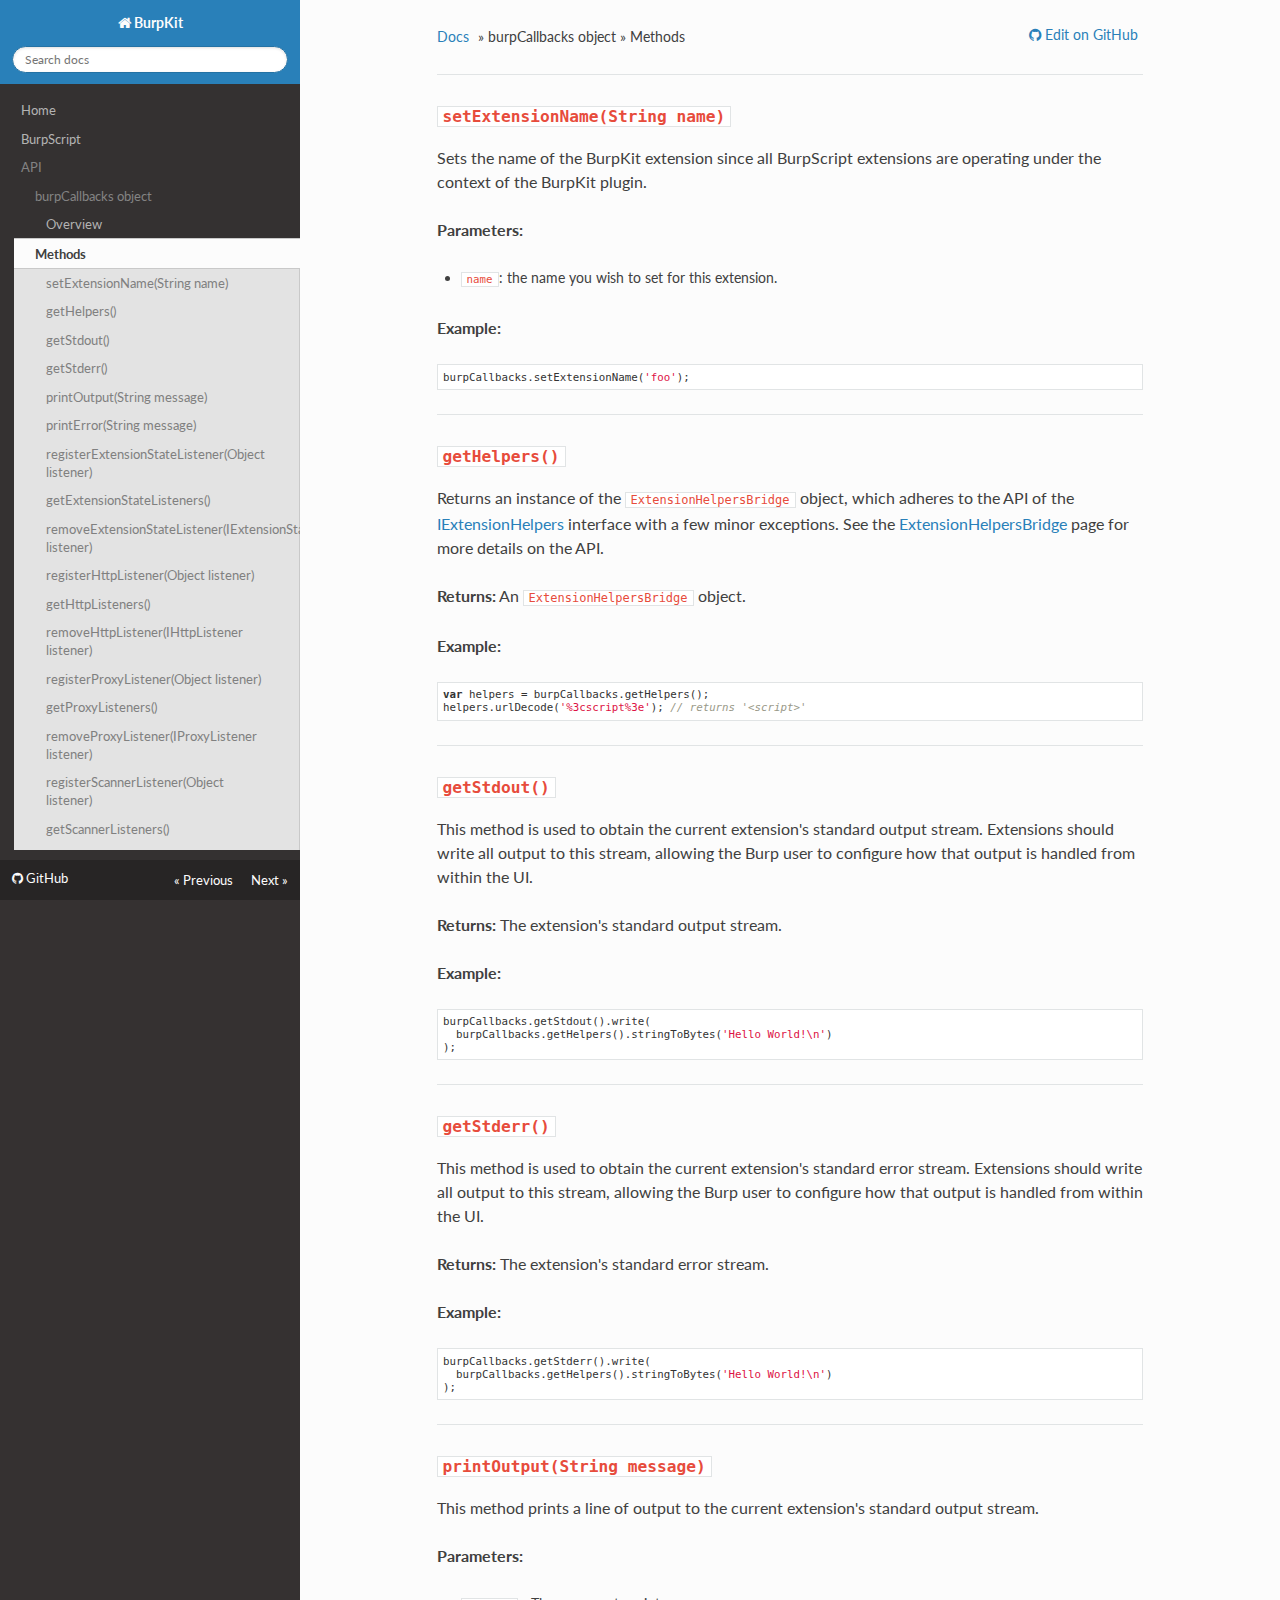
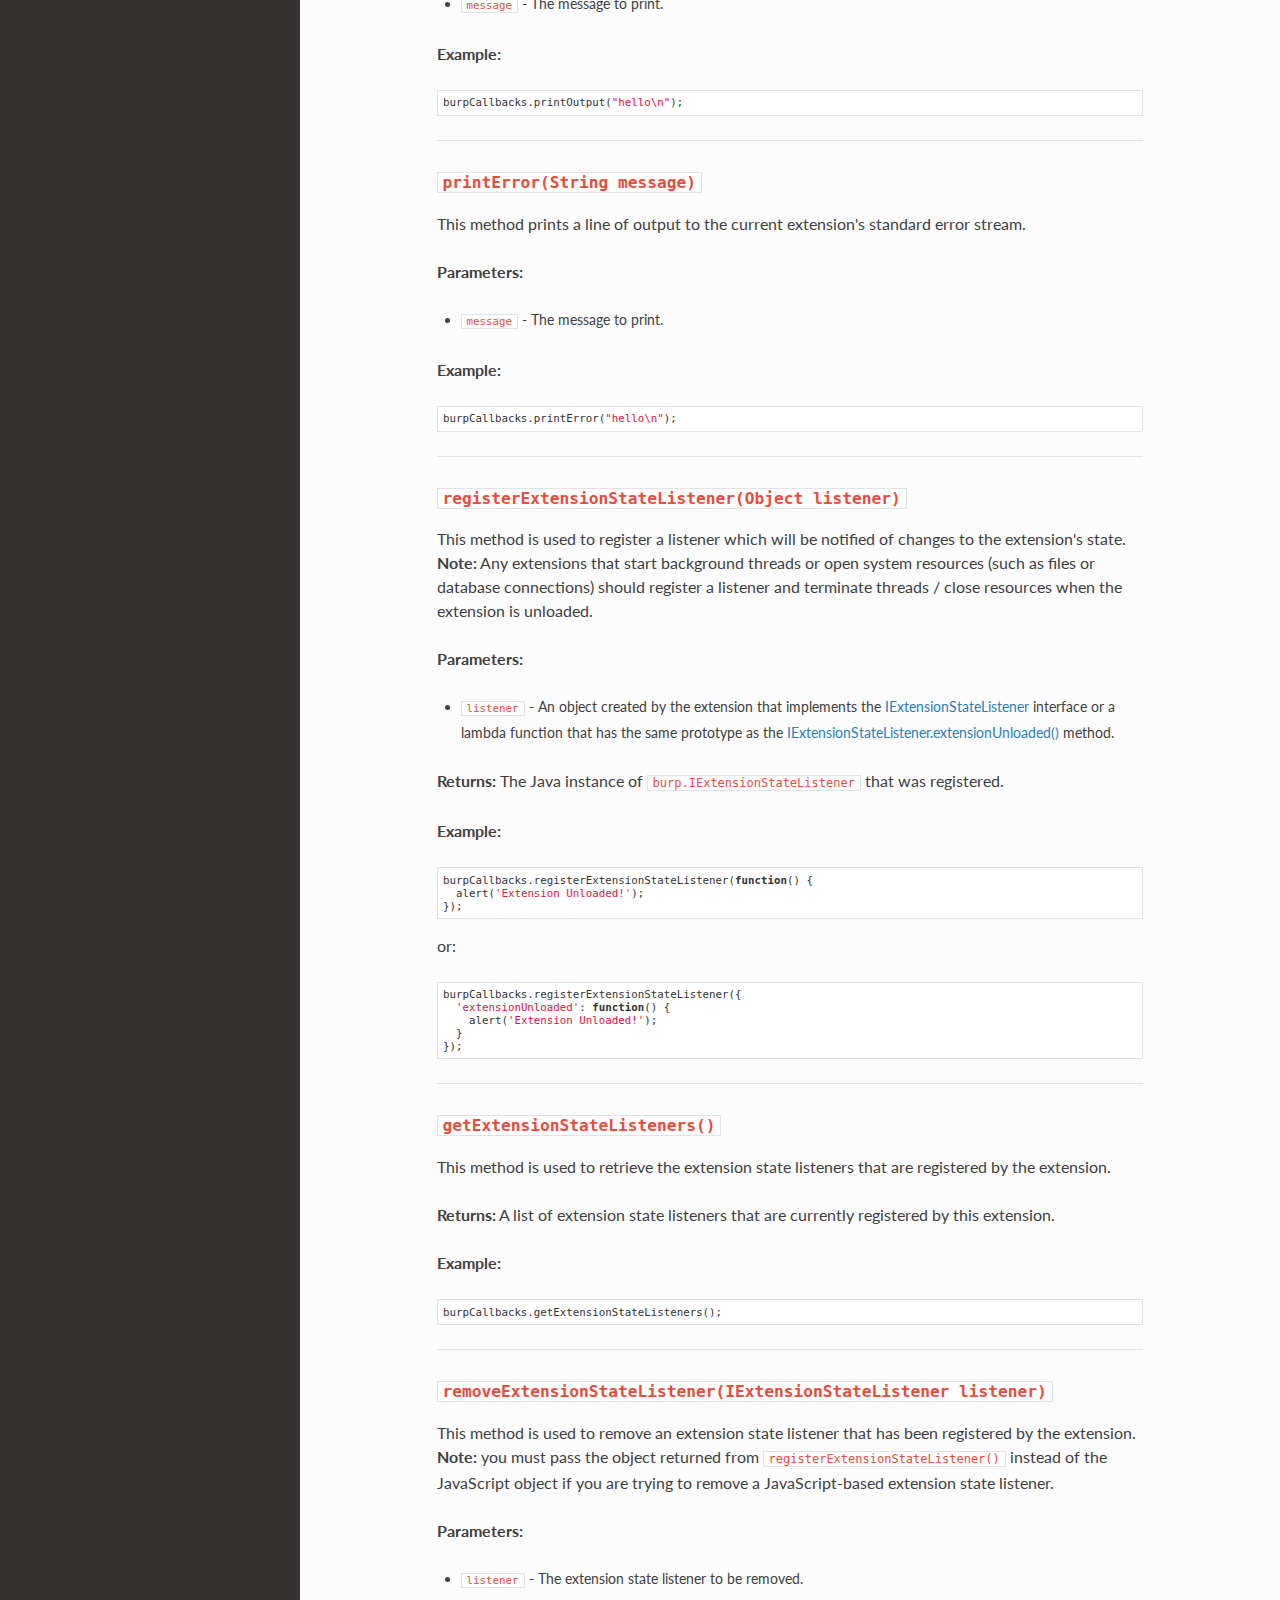
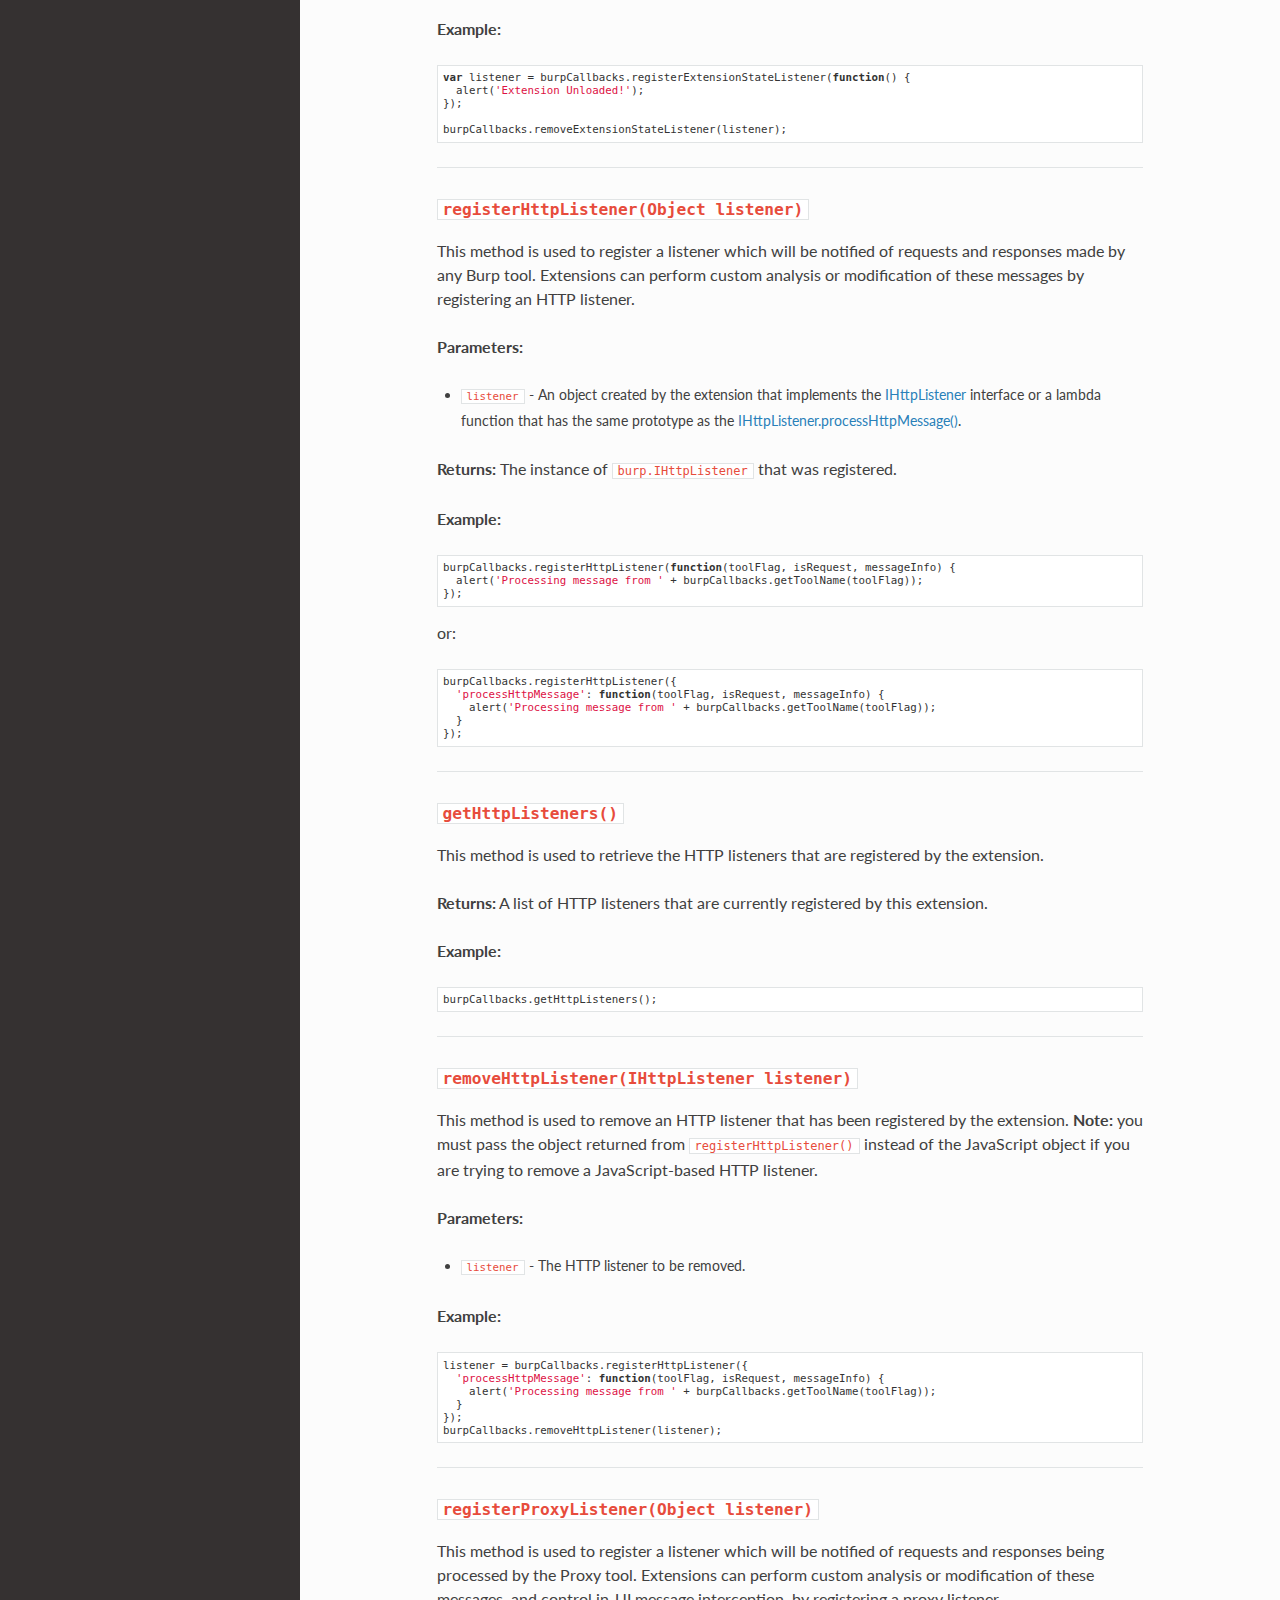
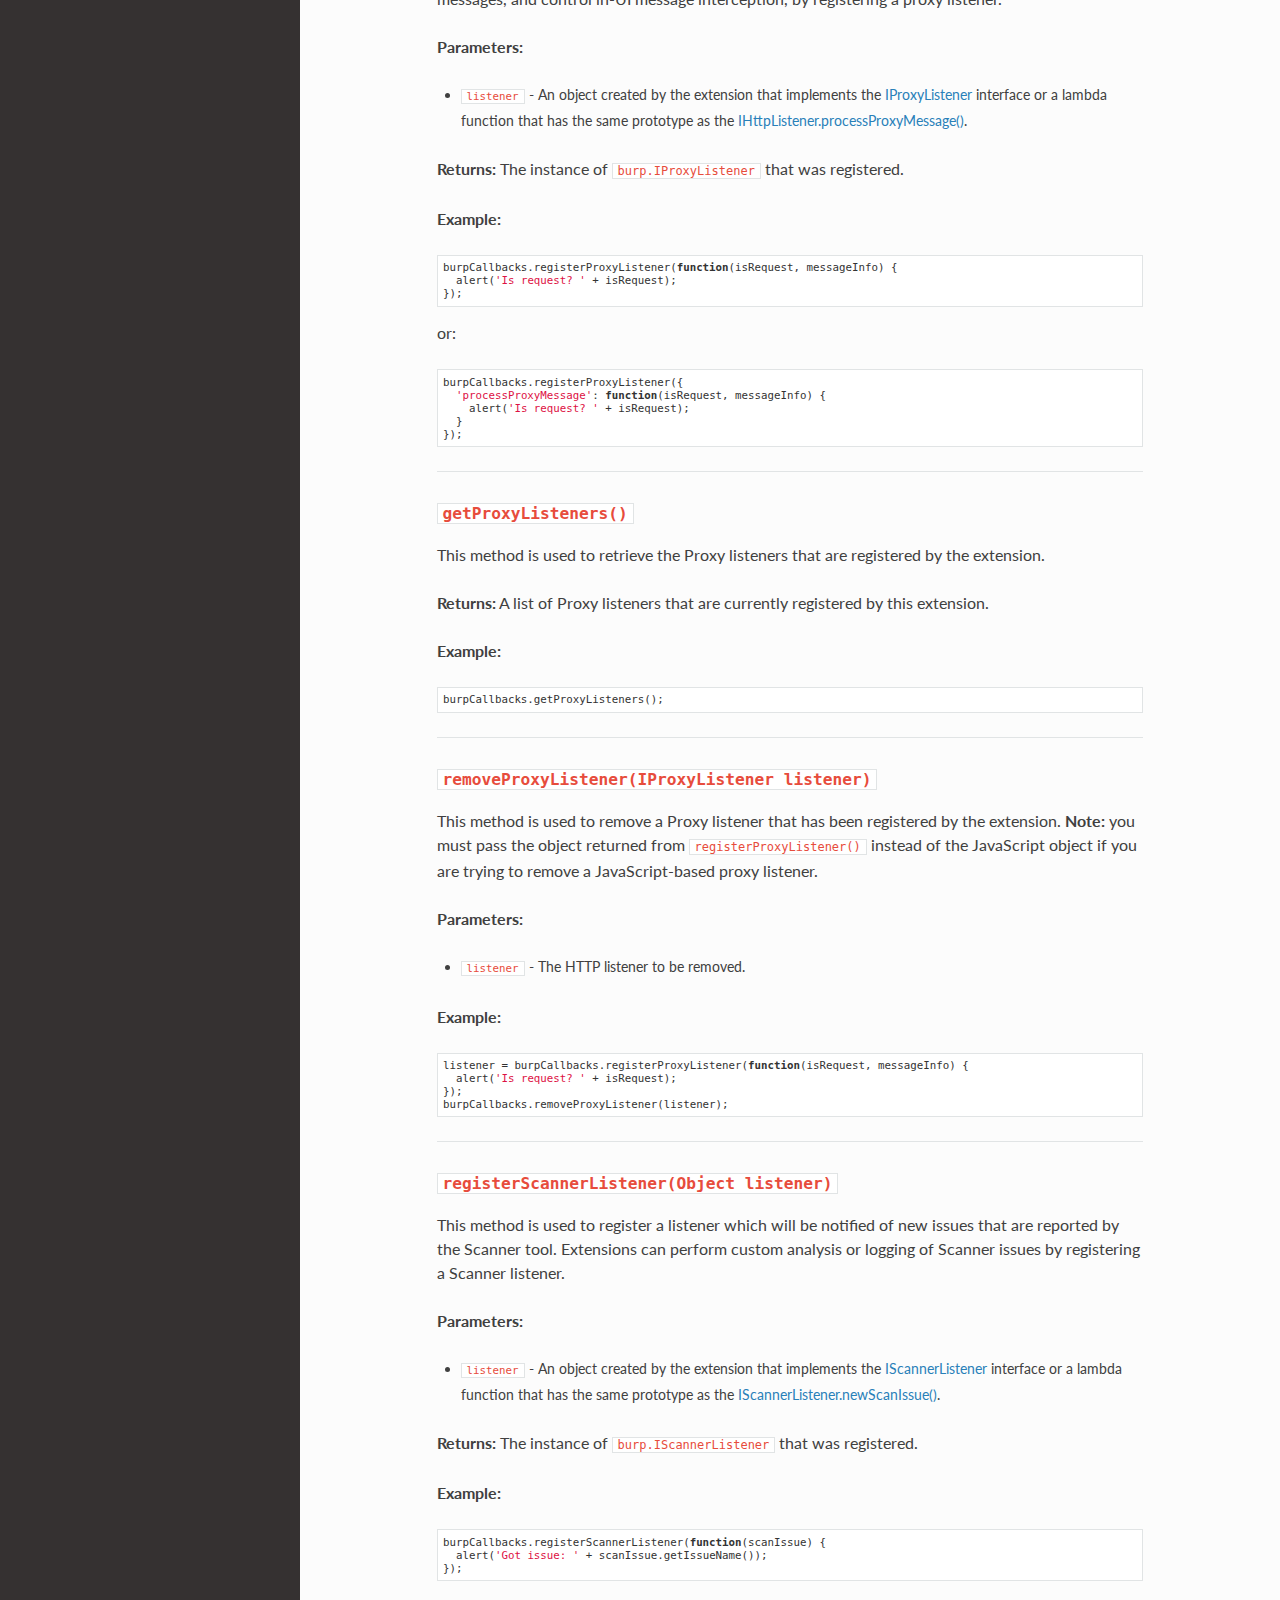
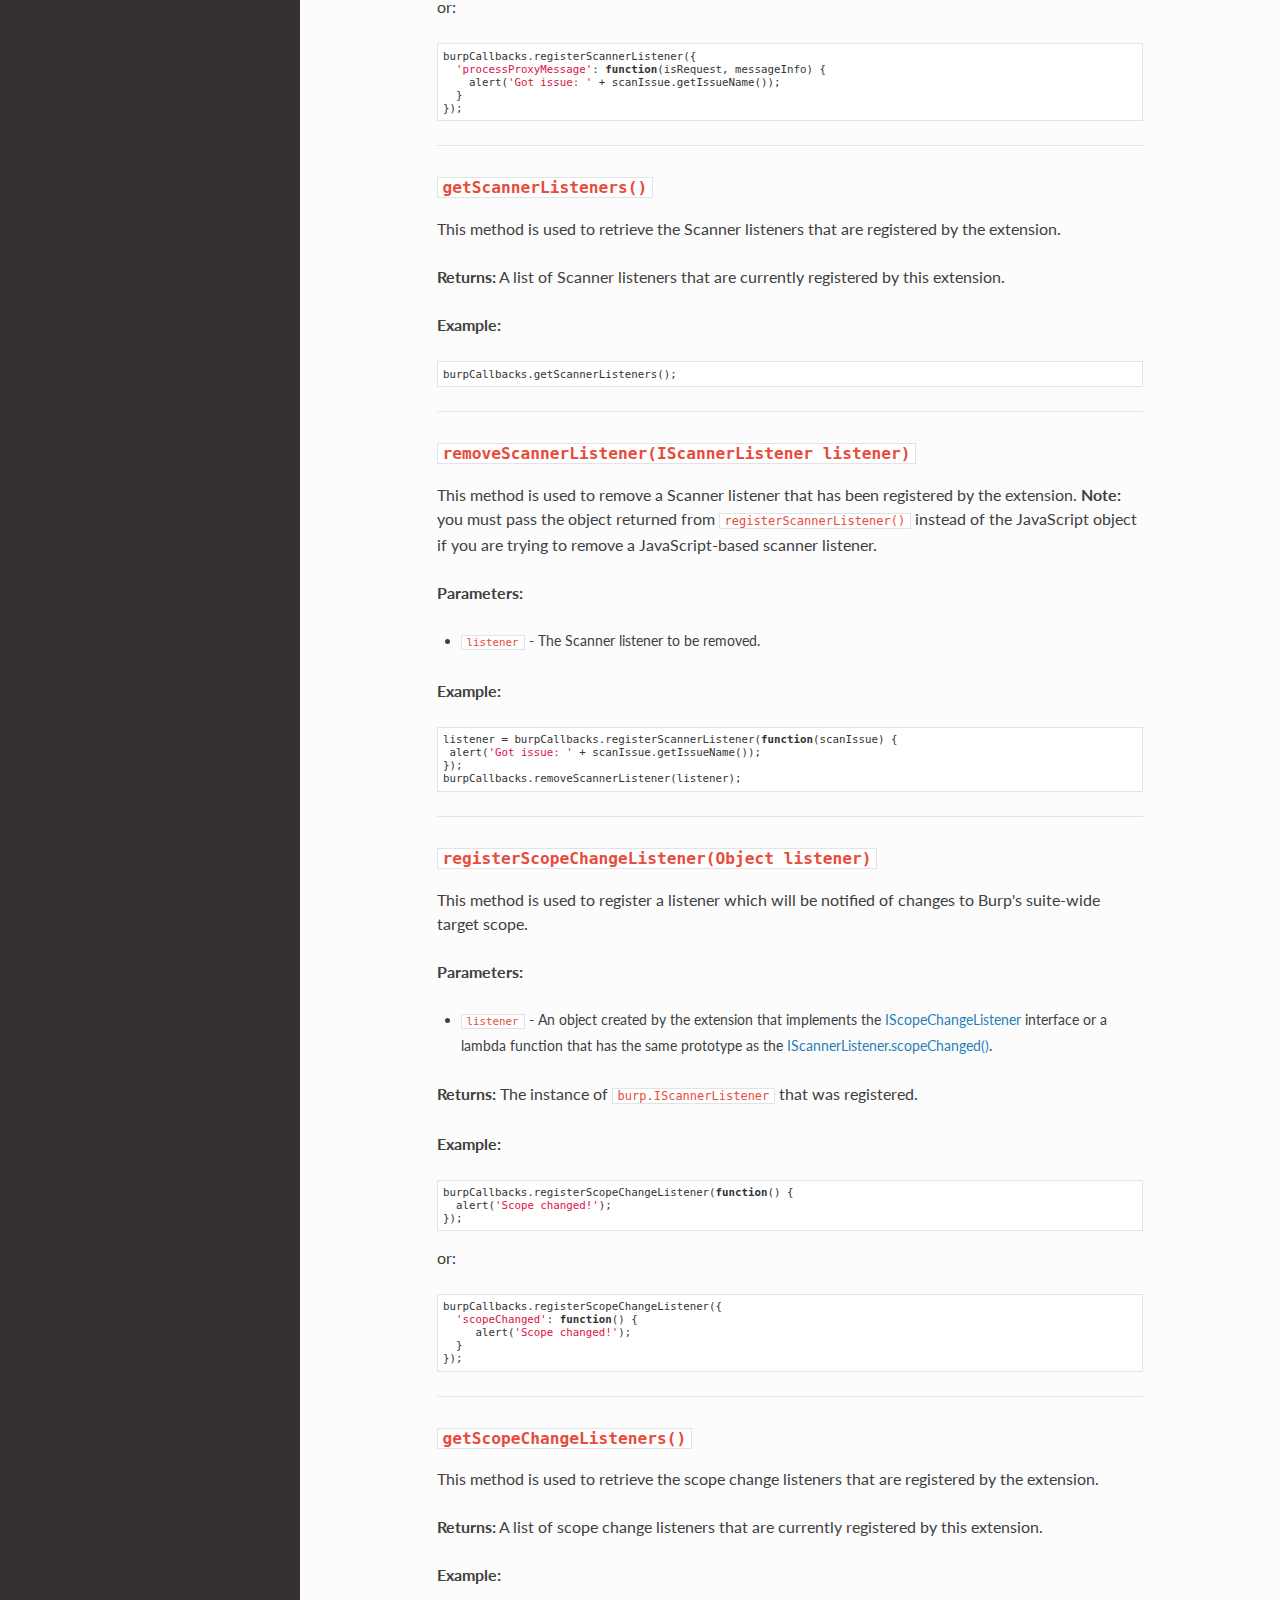
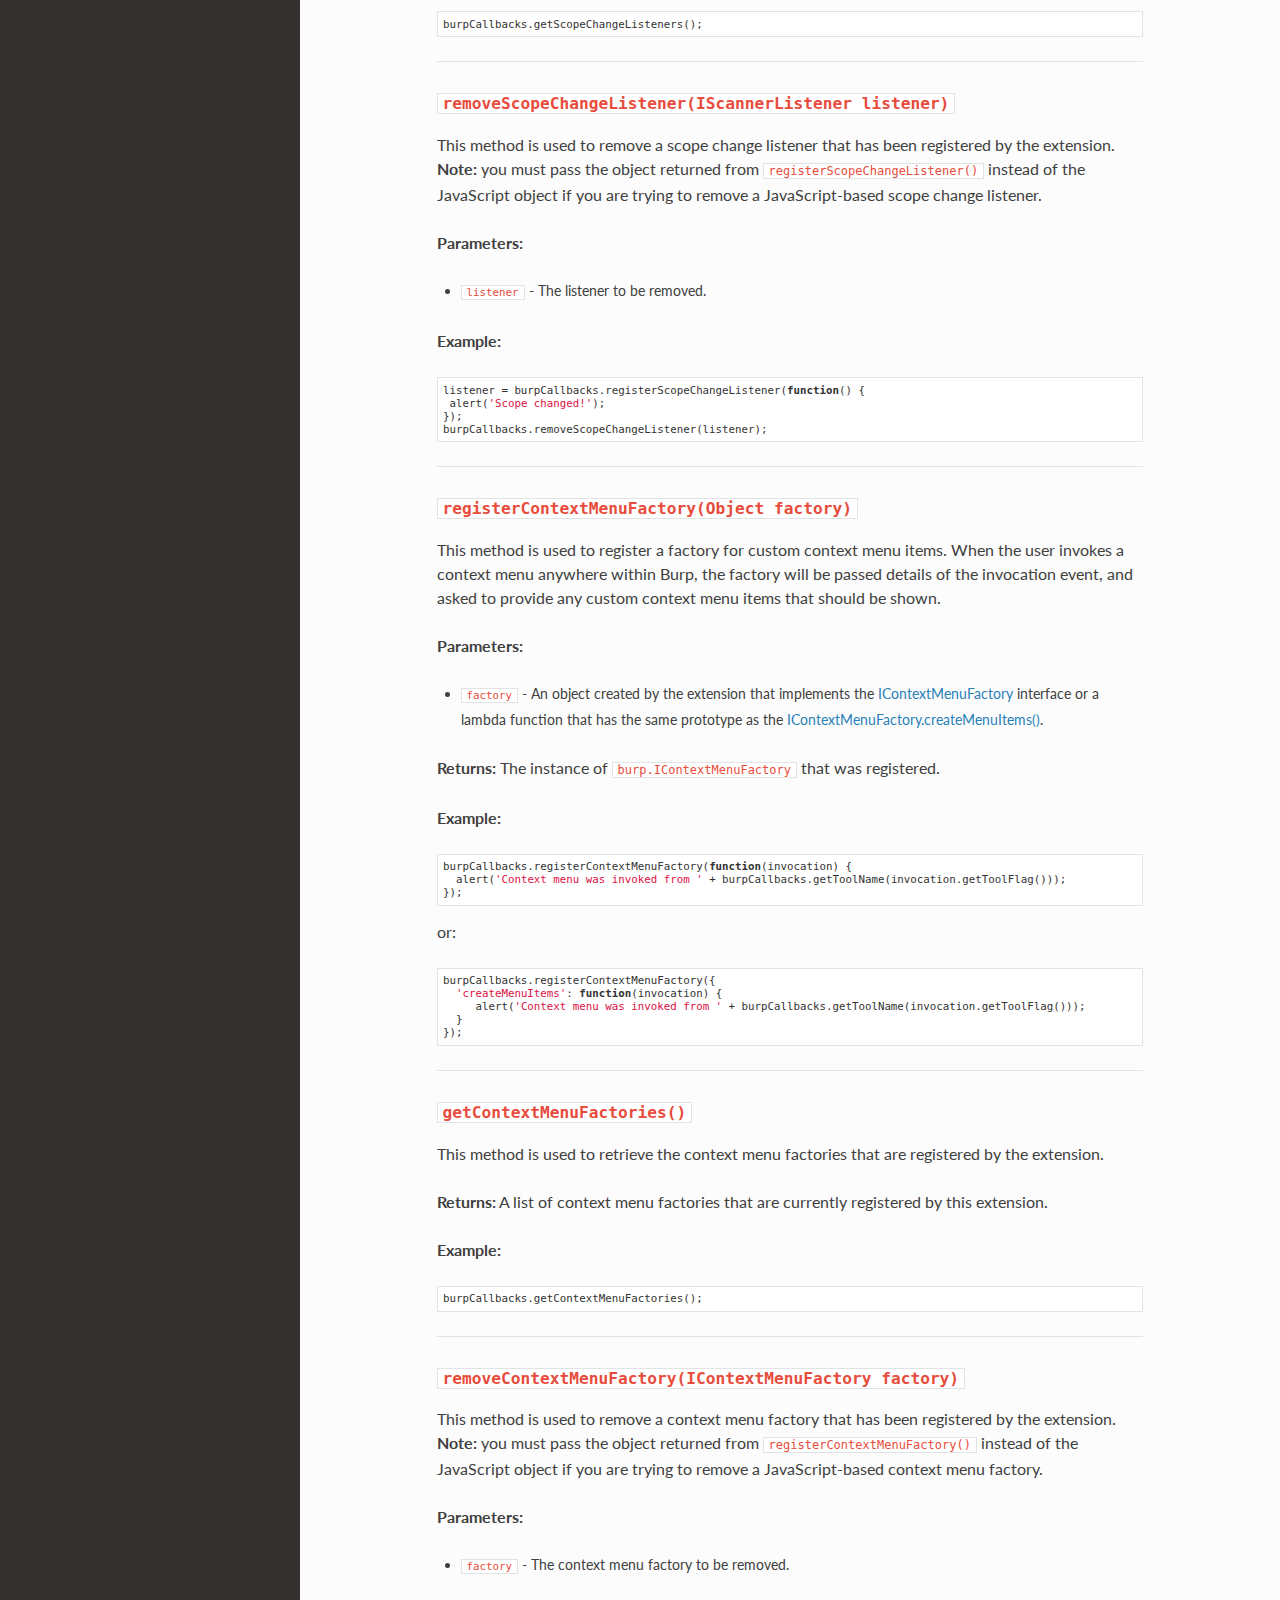
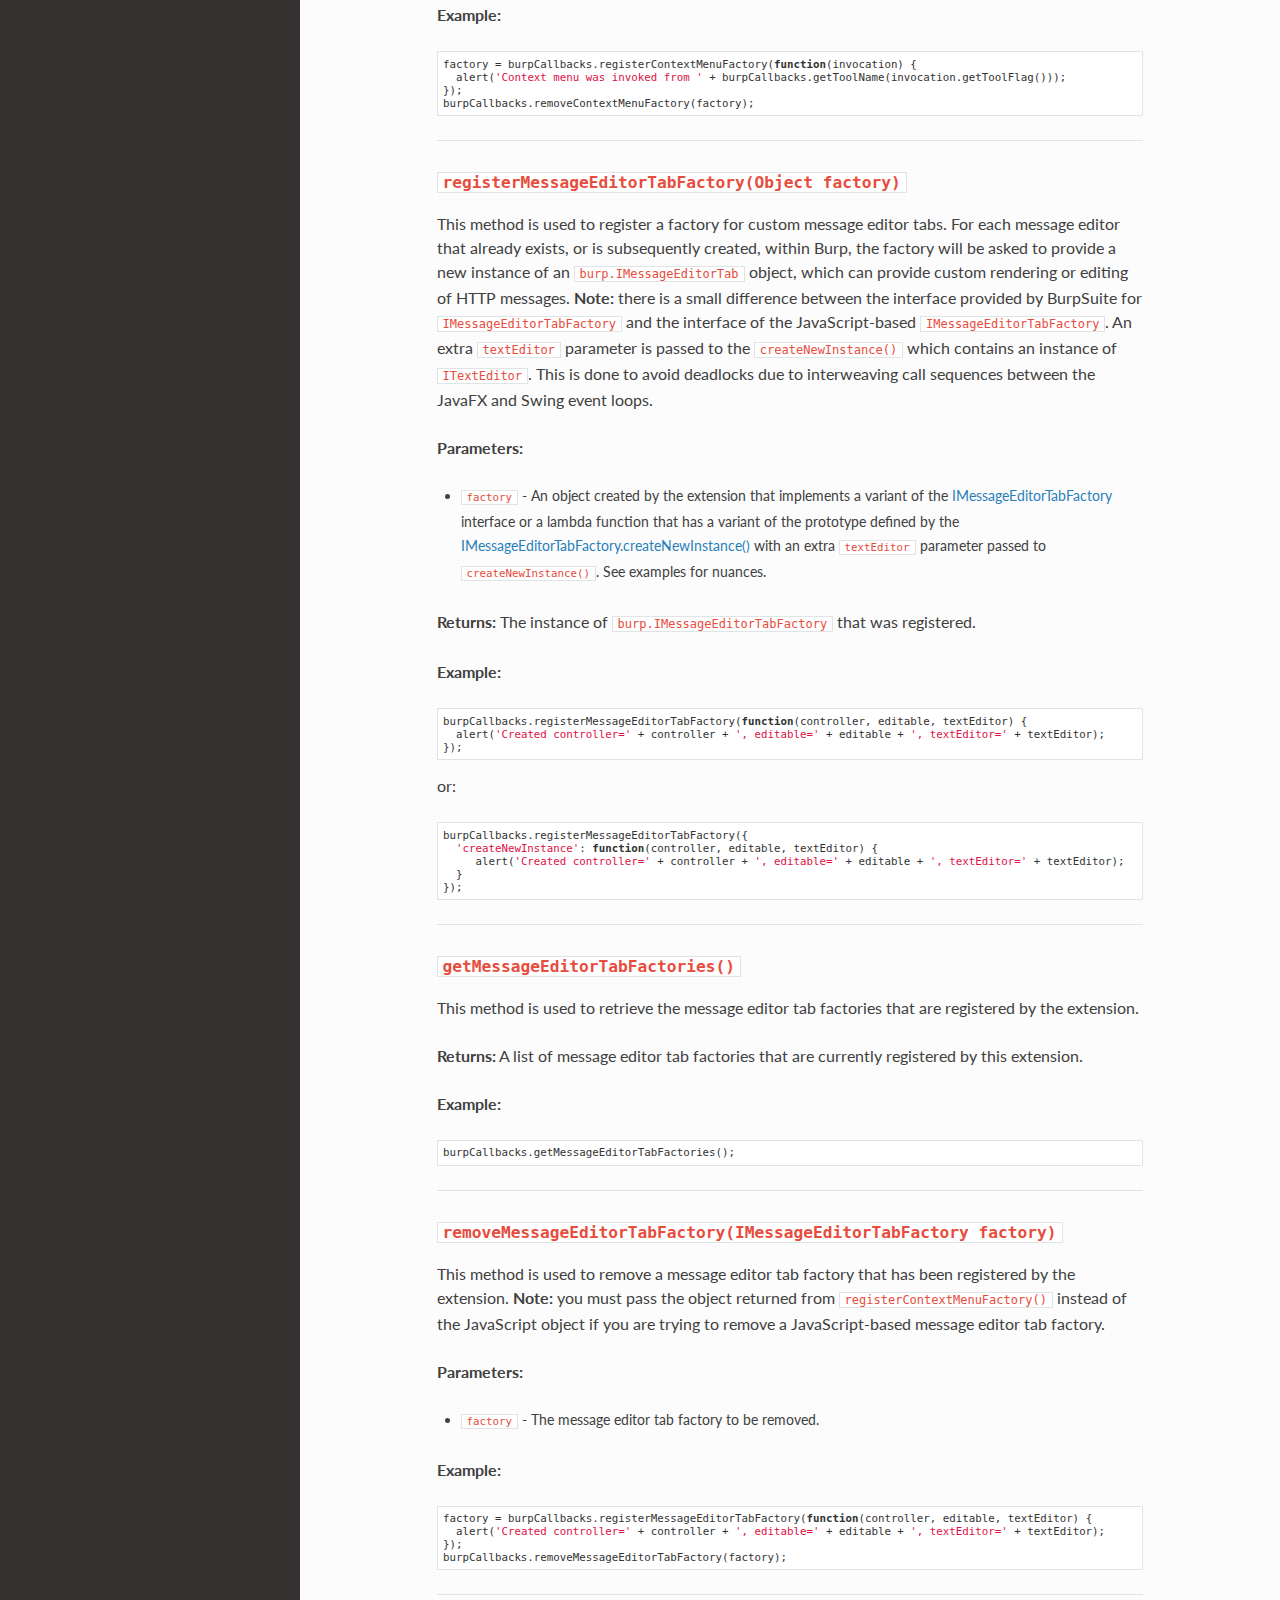
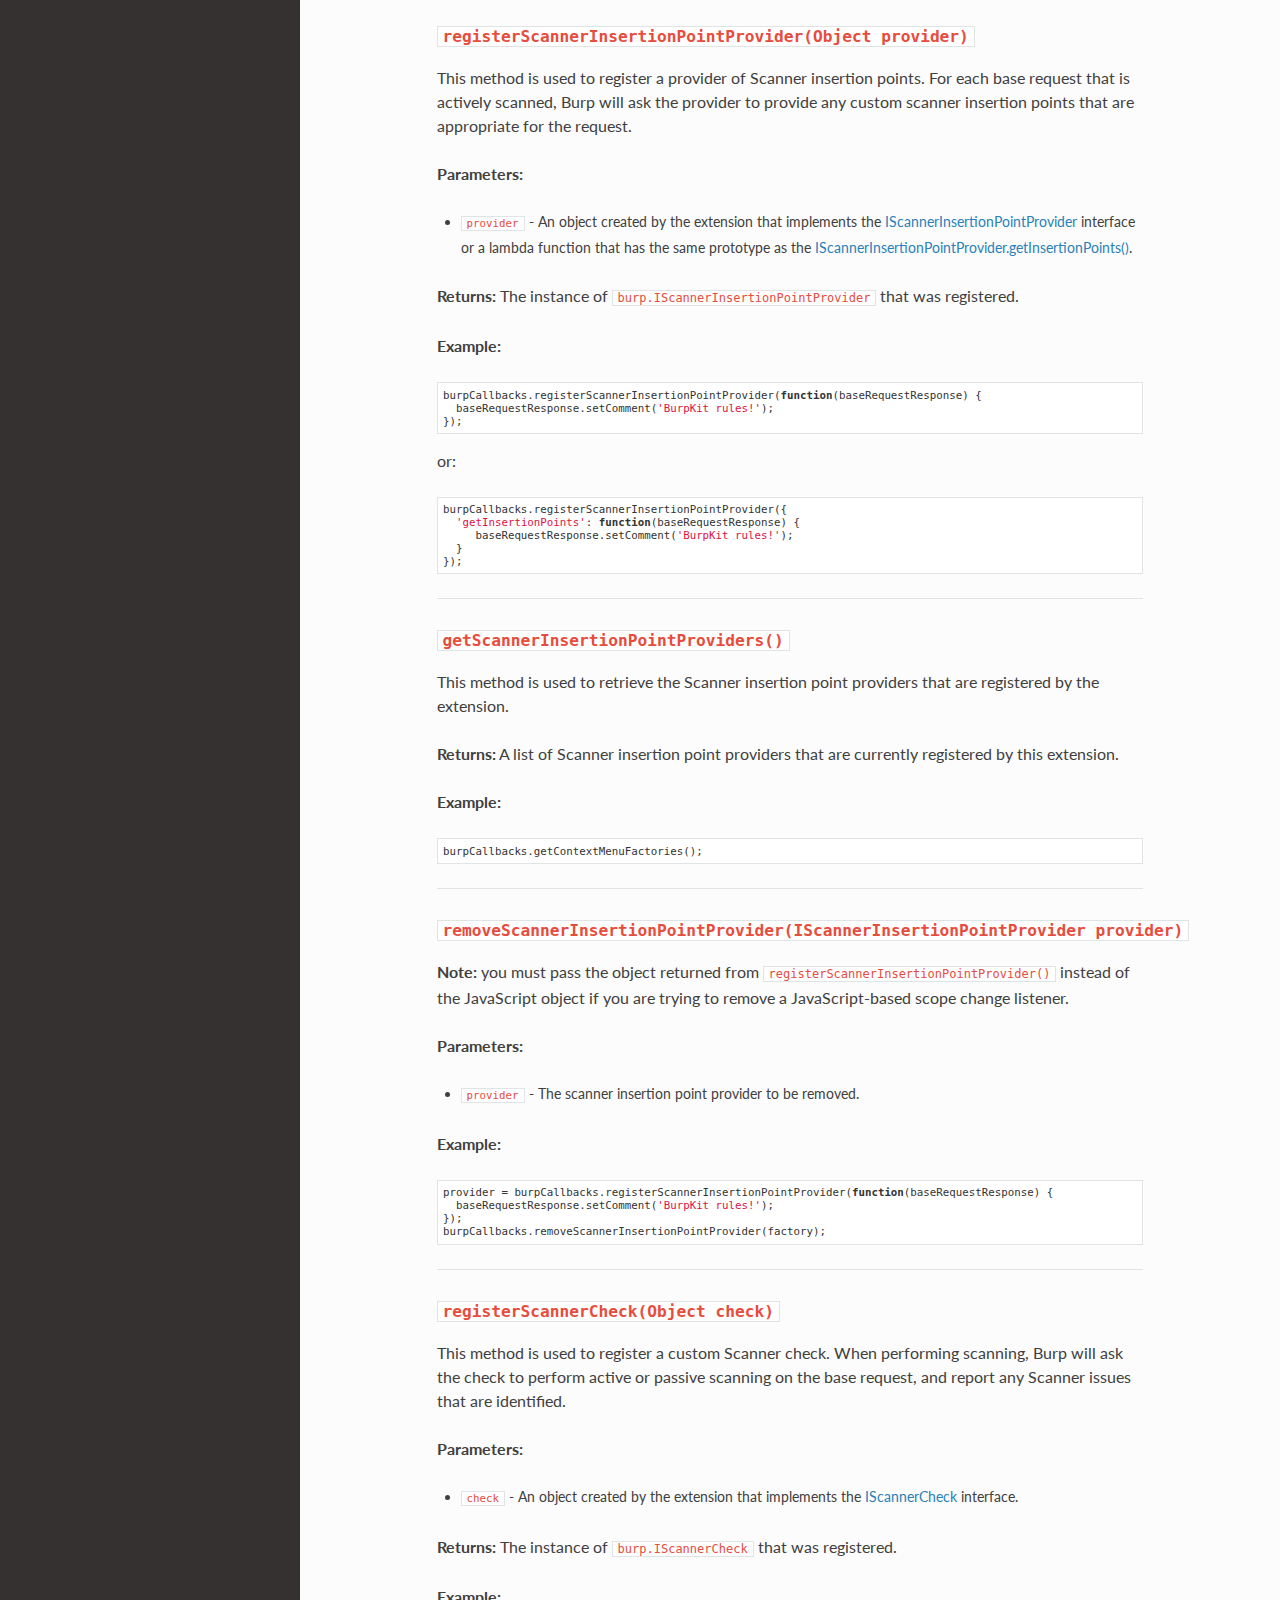
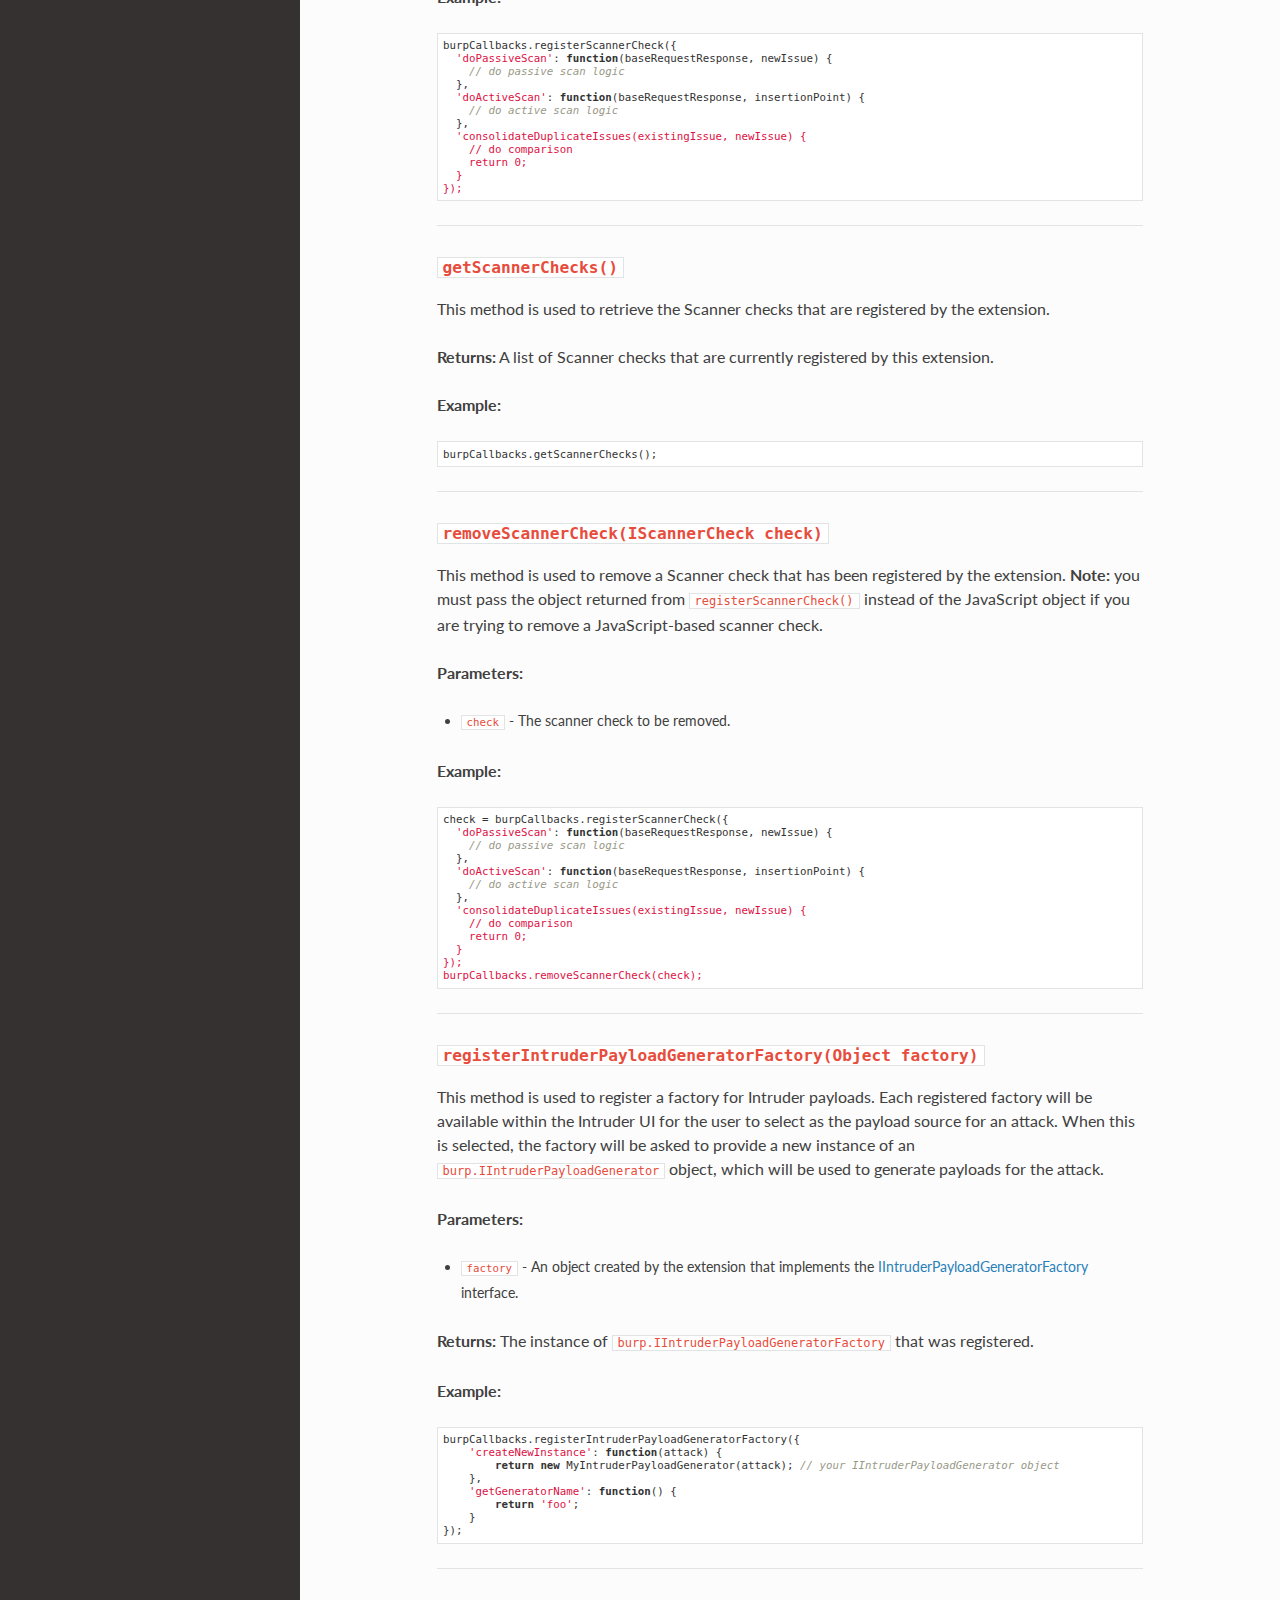
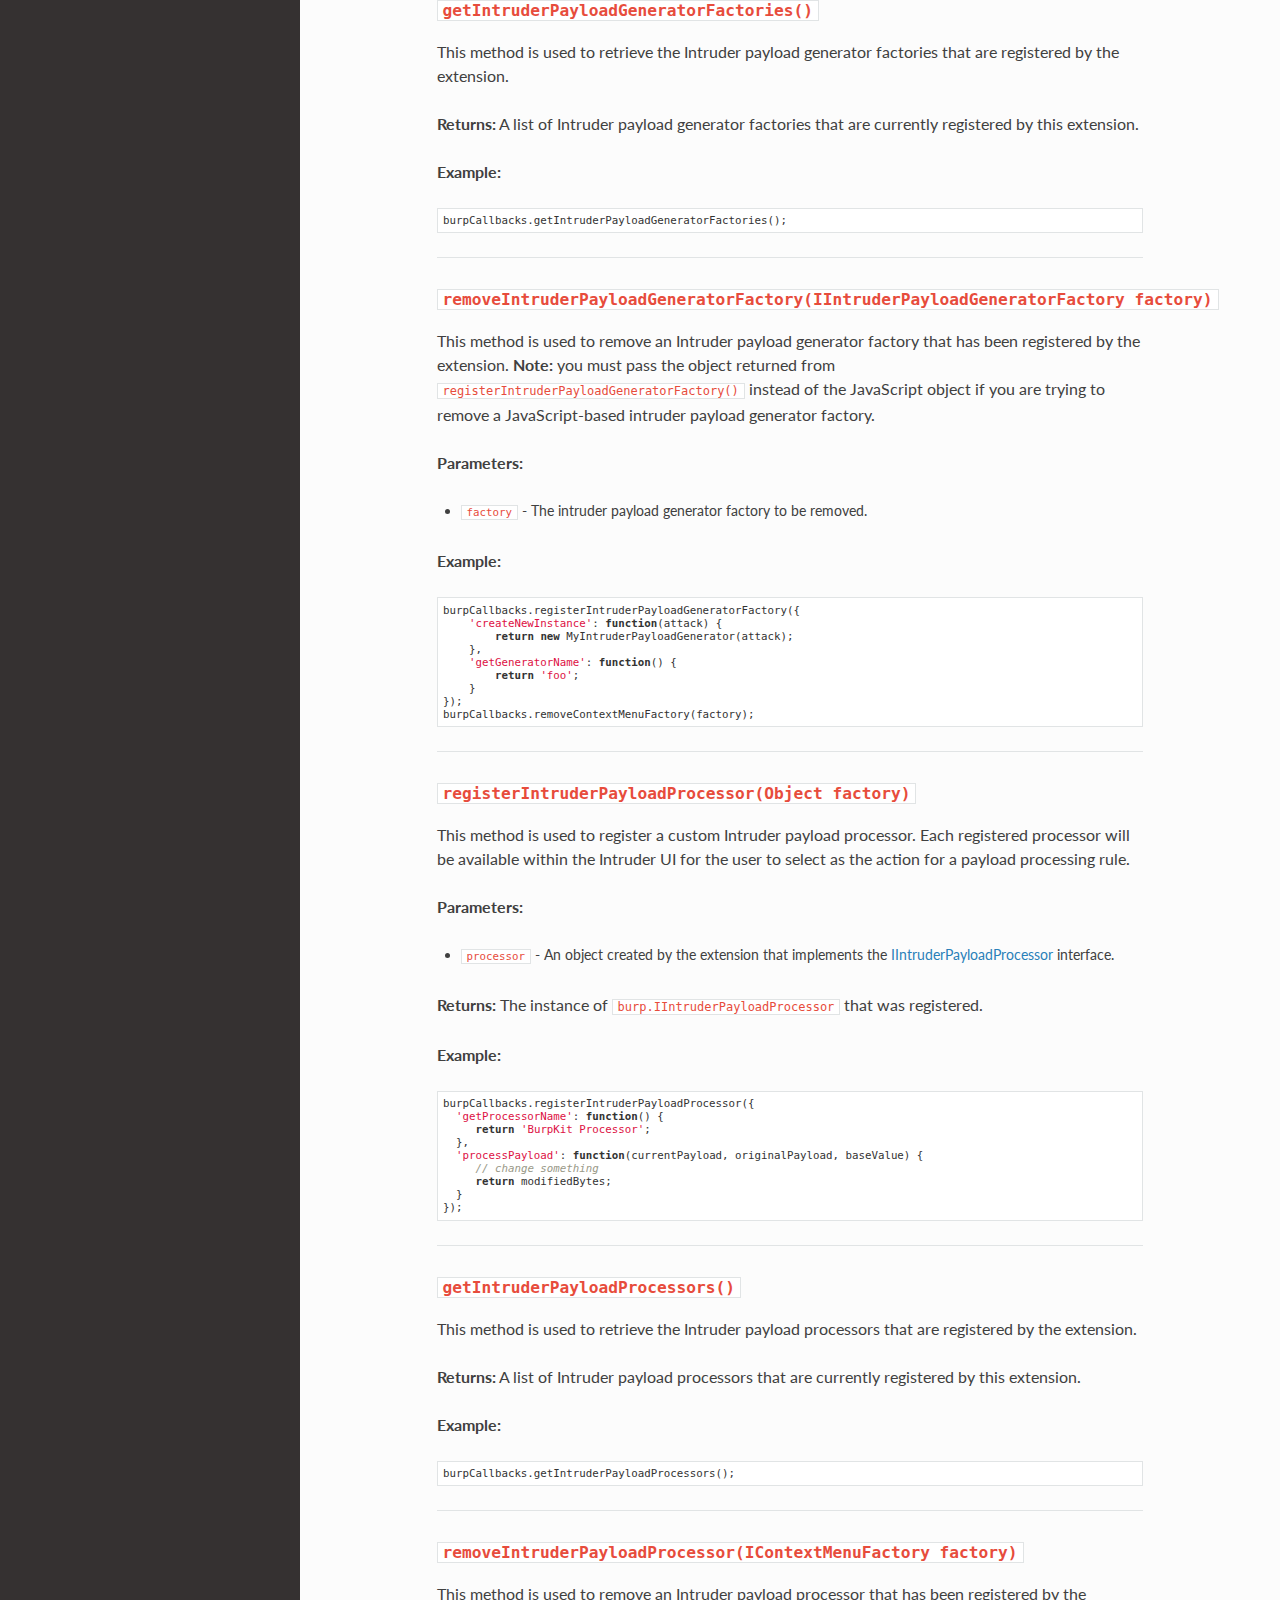
<file: API/callbacks-api/index.html>
<!DOCTYPE html>
<!--[if IE 8]><html class="no-js lt-ie9" lang="en" > <![endif]-->
<!--[if gt IE 8]><!--> <html class="no-js" lang="en" > <!--<![endif]-->
<head>
  <meta charset="utf-8">
  <meta name="viewport" content="width=device-width, initial-scale=1.0">
  
  <title>Methods - BurpKit</title>
  

  <link rel="shortcut icon" href="../../img/favicon.ico">

  
  <link href='https://fonts.googleapis.com/css?family=Lato:400,700|Roboto+Slab:400,700|Inconsolata:400,700' rel='stylesheet' type='text/css'>

  <link rel="stylesheet" href="../../css/theme.css" type="text/css" />
  <link rel="stylesheet" href="../../css/theme_extra.css" type="text/css" />
  <link rel="stylesheet" href="../../css/highlight.css">

  
  <script>
    // Current page data
    var mkdocs_page_name = "Methods";
  </script>
  
  <script src="../../js/jquery-2.1.1.min.js"></script>
  <script src="../../js/modernizr-2.8.3.min.js"></script>
  <script type="text/javascript" src="../../js/highlight.pack.js"></script>
  <script src="../../js/theme.js"></script> 

  
</head>

<body class="wy-body-for-nav" role="document">

  <div class="wy-grid-for-nav">

    
    <nav data-toggle="wy-nav-shift" class="wy-nav-side stickynav">
      <div class="wy-side-nav-search">
        <a href="../.." class="icon icon-home"> BurpKit</a>
        <div role="search">
  <form id ="rtd-search-form" class="wy-form" action="../../search.html" method="get">
    <input type="text" name="q" placeholder="Search docs" />
  </form>
</div>
      </div>

      <div class="wy-menu wy-menu-vertical" data-spy="affix" role="navigation" aria-label="main navigation">
        <ul class="current">
          
            <li>
    <li class="toctree-l1 ">
        <a class="" href="../..">Home</a>
        
    </li>
<li>
          
            <li>
    <li class="toctree-l1 ">
        <a class="" href="../../burpScript/">BurpScript</a>
        
    </li>
<li>
          
            <li>
    <ul class="subnav">
    <li><span>API</span></li>

        
            
    <ul class="subnav">
    <li><span>burpCallbacks object</span></li>

        
            
    <li class="toctree-l1 ">
        <a class="" href="../callbacks-overview/">Overview</a>
        
    </li>

        
            
    <li class="toctree-l1 current">
        <a class="current" href="./">Methods</a>
        
            <ul>
            
                <li class="toctree-l3"><a href="#setextensionnamestring-name">setExtensionName(String name)</a></li>
                
            
                <li class="toctree-l3"><a href="#gethelpers">getHelpers()</a></li>
                
            
                <li class="toctree-l3"><a href="#getstdout">getStdout()</a></li>
                
            
                <li class="toctree-l3"><a href="#getstderr">getStderr()</a></li>
                
            
                <li class="toctree-l3"><a href="#printoutputstring-message">printOutput(String message)</a></li>
                
            
                <li class="toctree-l3"><a href="#printerrorstring-message">printError(String message)</a></li>
                
            
                <li class="toctree-l3"><a href="#registerextensionstatelistenerobject-listener">registerExtensionStateListener(Object listener)</a></li>
                
            
                <li class="toctree-l3"><a href="#getextensionstatelisteners">getExtensionStateListeners()</a></li>
                
            
                <li class="toctree-l3"><a href="#removeextensionstatelisteneriextensionstatelistener-listener">removeExtensionStateListener(IExtensionStateListener listener)</a></li>
                
            
                <li class="toctree-l3"><a href="#registerhttplistenerobject-listener">registerHttpListener(Object listener)</a></li>
                
            
                <li class="toctree-l3"><a href="#gethttplisteners">getHttpListeners()</a></li>
                
            
                <li class="toctree-l3"><a href="#removehttplistenerihttplistener-listener">removeHttpListener(IHttpListener listener)</a></li>
                
            
                <li class="toctree-l3"><a href="#registerproxylistenerobject-listener">registerProxyListener(Object listener)</a></li>
                
            
                <li class="toctree-l3"><a href="#getproxylisteners">getProxyListeners()</a></li>
                
            
                <li class="toctree-l3"><a href="#removeproxylisteneriproxylistener-listener">removeProxyListener(IProxyListener listener)</a></li>
                
            
                <li class="toctree-l3"><a href="#registerscannerlistenerobject-listener">registerScannerListener(Object listener)</a></li>
                
            
                <li class="toctree-l3"><a href="#getscannerlisteners">getScannerListeners()</a></li>
                
            
                <li class="toctree-l3"><a href="#removescannerlisteneriscannerlistener-listener">removeScannerListener(IScannerListener listener)</a></li>
                
            
                <li class="toctree-l3"><a href="#registerscopechangelistenerobject-listener">registerScopeChangeListener(Object listener)</a></li>
                
            
                <li class="toctree-l3"><a href="#getscopechangelisteners">getScopeChangeListeners()</a></li>
                
            
                <li class="toctree-l3"><a href="#removescopechangelisteneriscannerlistener-listener">removeScopeChangeListener(IScannerListener listener)</a></li>
                
            
                <li class="toctree-l3"><a href="#registercontextmenufactoryobject-factory">registerContextMenuFactory(Object factory)</a></li>
                
            
                <li class="toctree-l3"><a href="#getcontextmenufactories">getContextMenuFactories()</a></li>
                
            
                <li class="toctree-l3"><a href="#removecontextmenufactoryicontextmenufactory-factory">removeContextMenuFactory(IContextMenuFactory factory)</a></li>
                
            
                <li class="toctree-l3"><a href="#registermessageeditortabfactoryobject-factory">registerMessageEditorTabFactory(Object factory)</a></li>
                
            
                <li class="toctree-l3"><a href="#getmessageeditortabfactories">getMessageEditorTabFactories()</a></li>
                
            
                <li class="toctree-l3"><a href="#removemessageeditortabfactoryimessageeditortabfactory-factory">removeMessageEditorTabFactory(IMessageEditorTabFactory factory)</a></li>
                
            
                <li class="toctree-l3"><a href="#registerscannerinsertionpointproviderobject-provider">registerScannerInsertionPointProvider(Object provider)</a></li>
                
            
                <li class="toctree-l3"><a href="#getscannerinsertionpointproviders">getScannerInsertionPointProviders()</a></li>
                
            
                <li class="toctree-l3"><a href="#removescannerinsertionpointprovideriscannerinsertionpointprovider-provider">removeScannerInsertionPointProvider(IScannerInsertionPointProvider provider)</a></li>
                
            
                <li class="toctree-l3"><a href="#registerscannercheckobject-check">registerScannerCheck(Object check)</a></li>
                
            
                <li class="toctree-l3"><a href="#getscannerchecks">getScannerChecks()</a></li>
                
            
                <li class="toctree-l3"><a href="#removescannercheckiscannercheck-check">removeScannerCheck(IScannerCheck check)</a></li>
                
            
                <li class="toctree-l3"><a href="#registerintruderpayloadgeneratorfactoryobject-factory">registerIntruderPayloadGeneratorFactory(Object factory)</a></li>
                
            
                <li class="toctree-l3"><a href="#getintruderpayloadgeneratorfactories">getIntruderPayloadGeneratorFactories()</a></li>
                
            
                <li class="toctree-l3"><a href="#removeintruderpayloadgeneratorfactoryiintruderpayloadgeneratorfactory-factory">removeIntruderPayloadGeneratorFactory(IIntruderPayloadGeneratorFactory factory)</a></li>
                
            
                <li class="toctree-l3"><a href="#registerintruderpayloadprocessorobject-factory">registerIntruderPayloadProcessor(Object factory)</a></li>
                
            
                <li class="toctree-l3"><a href="#getintruderpayloadprocessors">getIntruderPayloadProcessors()</a></li>
                
            
                <li class="toctree-l3"><a href="#removeintruderpayloadprocessoricontextmenufactory-factory">removeIntruderPayloadProcessor(IContextMenuFactory factory)</a></li>
                
            
                <li class="toctree-l3"><a href="#registersessionhandlingactionobject-action">registerSessionHandlingAction(Object action)</a></li>
                
            
                <li class="toctree-l3"><a href="#getsessionhandlingactions">getSessionHandlingActions()</a></li>
                
            
                <li class="toctree-l3"><a href="#removesessionhandlingactionisessionhandlingaction-action">removeSessionHandlingAction(ISessionHandlingAction action)</a></li>
                
            
                <li class="toctree-l3"><a href="#unloadextension">unloadExtension()</a></li>
                
            
                <li class="toctree-l3"><a href="#addsuitetabobject-tab">addSuiteTab(Object tab)</a></li>
                
            
                <li class="toctree-l3"><a href="#removesuitetabitab-tab">removeSuiteTab(ITab tab)</a></li>
                
            
                <li class="toctree-l3"><a href="#customizeuicomponentcomponent-component">customizeUiComponent(Component component)</a></li>
                
            
                <li class="toctree-l3"><a href="#createmessageeditorobject-controller-boolean-editable-jsobject-callback">createMessageEditor(Object controller, boolean editable, JSObject callback)</a></li>
                
            
                <li class="toctree-l3"><a href="#getcommandlinearguments">getCommandLineArguments()</a></li>
                
            
                <li class="toctree-l3"><a href="#saveextensionsettingstring-name-string-value">saveExtensionSetting(String name, String value)</a></li>
                
            
                <li class="toctree-l3"><a href="#loadextensionsettingstring-name">loadExtensionSetting(String name)</a></li>
                
            
                <li class="toctree-l3"><a href="#createtexteditor">createTextEditor()</a></li>
                
            
                <li class="toctree-l3"><a href="#todo-add-rest-of-burpcallbacks-api">TODO: add rest of burpCallbacks API</a></li>
                
            
            </ul>
        
    </li>

        
            
    <li class="toctree-l1 ">
        <a class="" href="../callbacks-constants/">Constants</a>
        
    </li>

        
    </ul>

        
            
    <ul class="subnav">
    <li><span>ExtensionHelpersBridge class</span></li>

        
            
    <li class="toctree-l1 ">
        <a class="" href="../helpers-overview/">Overview</a>
        
    </li>

        
            
    <li class="toctree-l1 ">
        <a class="" href="../helpers-api/">Methods</a>
        
    </li>

        
    </ul>

        
    </ul>
<li>
          
        </ul>
      </div>
      &nbsp;
    </nav>

    <section data-toggle="wy-nav-shift" class="wy-nav-content-wrap">

      
      <nav class="wy-nav-top" role="navigation" aria-label="top navigation">
        <i data-toggle="wy-nav-top" class="fa fa-bars"></i>
        <a href="../..">BurpKit</a>
      </nav>

      
      <div class="wy-nav-content">
        <div class="rst-content">
          <div role="navigation" aria-label="breadcrumbs navigation">
  <ul class="wy-breadcrumbs">
    <li><a href="../..">Docs</a> &raquo;</li>
    
      
        
          <li>burpCallbacks object &raquo;</li>
        
      
    
    <li>Methods</li>
    <li class="wy-breadcrumbs-aside">
      
        
          <a href="https://github.com/allfro/BurpKit" class="icon icon-github"> Edit on GitHub</a>
        
      
    </li>
  </ul>
  <hr/>
</div>
          <div role="main">
            <div class="section">
              
                <h2 id="setextensionnamestring-name"><code>setExtensionName(String name)</code></h2>
<p>Sets the name of the BurpKit extension since all BurpScript extensions are operating under the context of the BurpKit plugin.</p>
<p><strong>Parameters:</strong></p>
<ul>
<li><code>name</code>: the name you wish to set for this extension.</li>
</ul>
<p><strong>Example:</strong></p>
<pre><code class="javascript">burpCallbacks.setExtensionName('foo');
</code></pre>

<hr />
<h2 id="gethelpers"><code>getHelpers()</code></h2>
<p>Returns an instance of the <code>ExtensionHelpersBridge</code> object, which adheres to the API of the <a href="https://portswigger.net/burp/extender/api/burp/IExtensionHelpers.html">IExtensionHelpers</a> interface with a few minor exceptions. See the <a href="../../API/helpers/">ExtensionHelpersBridge</a> page for more details on the API.</p>
<p><strong>Returns:</strong>
An <code>ExtensionHelpersBridge</code> object.</p>
<p><strong>Example:</strong></p>
<pre><code class="javascript">var helpers = burpCallbacks.getHelpers();
helpers.urlDecode('%3cscript%3e'); // returns '&lt;script&gt;'
</code></pre>

<hr />
<h2 id="getstdout"><code>getStdout()</code></h2>
<p>This method is used to obtain the current extension's standard output stream. Extensions should write all output
to this stream, allowing the Burp user to configure how that output is handled from within the UI.</p>
<p><strong>Returns:</strong>
The extension's standard output stream.</p>
<p><strong>Example:</strong></p>
<pre><code class="javascript">burpCallbacks.getStdout().write(
  burpCallbacks.getHelpers().stringToBytes('Hello World!\n')
);
</code></pre>

<hr />
<h2 id="getstderr"><code>getStderr()</code></h2>
<p>This method is used to obtain the current extension's standard error stream. Extensions should write all output
to this stream, allowing the Burp user to configure how that output is handled from within the UI.</p>
<p><strong>Returns:</strong>
The extension's standard error stream.</p>
<p><strong>Example:</strong></p>
<pre><code class="javascript">burpCallbacks.getStderr().write(
  burpCallbacks.getHelpers().stringToBytes('Hello World!\n')
);
</code></pre>

<hr />
<h2 id="printoutputstring-message"><code>printOutput(String message)</code></h2>
<p>This method prints a line of output to the current extension's standard output stream.</p>
<p><strong>Parameters:</strong></p>
<ul>
<li><code>message</code> - The message to print.</li>
</ul>
<p><strong>Example:</strong></p>
<pre><code class="javascript">burpCallbacks.printOutput(&quot;hello\n&quot;);
</code></pre>

<hr />
<h2 id="printerrorstring-message"><code>printError(String message)</code></h2>
<p>This method prints a line of output to the current extension's standard error stream.</p>
<p><strong>Parameters:</strong></p>
<ul>
<li><code>message</code> - The message to print.</li>
</ul>
<p><strong>Example:</strong></p>
<pre><code class="javascript">burpCallbacks.printError(&quot;hello\n&quot;);
</code></pre>

<hr />
<h2 id="registerextensionstatelistenerobject-listener"><code>registerExtensionStateListener(Object listener)</code></h2>
<p>This method is used to register a listener which will be notified of changes to the extension's state. <strong>Note:</strong> Any
extensions that start background threads or open system resources (such as files or database connections) should
register a listener and terminate threads / close resources when the extension is unloaded.</p>
<p><strong>Parameters:</strong></p>
<ul>
<li><code>listener</code> - An object created by the extension that implements the <a href="https://portswigger.net/burp/extender/api/burp/IExtensionStateListener.html">IExtensionStateListener</a> interface or a lambda function that has the same prototype as the <a href="https://portswigger.net/burp/extender/api/burp/IExtensionStateListener.html#extensionUnloaded()">IExtensionStateListener.extensionUnloaded()</a> method.</li>
</ul>
<p><strong>Returns:</strong>
The Java instance of <code>burp.IExtensionStateListener</code> that was registered.</p>
<p><strong>Example:</strong></p>
<pre><code class="javascript">burpCallbacks.registerExtensionStateListener(function() { 
  alert('Extension Unloaded!');
});
</code></pre>

<p>or:</p>
<pre><code class="javascript">burpCallbacks.registerExtensionStateListener({
  'extensionUnloaded': function() {
    alert('Extension Unloaded!');
  }
});
</code></pre>

<hr />
<h2 id="getextensionstatelisteners"><code>getExtensionStateListeners()</code></h2>
<p>This method is used to retrieve the extension state listeners that are registered by the extension.</p>
<p><strong>Returns:</strong>
A list of extension state listeners that are currently registered by this extension.</p>
<p><strong>Example:</strong></p>
<pre><code class="javascript">burpCallbacks.getExtensionStateListeners();
</code></pre>

<hr />
<h2 id="removeextensionstatelisteneriextensionstatelistener-listener"><code>removeExtensionStateListener(IExtensionStateListener listener)</code></h2>
<p>This method is used to remove an extension state listener that has been registered by the extension. <strong>Note:</strong> you must
pass the object returned from <code>registerExtensionStateListener()</code> instead of the JavaScript object if you are trying to
remove a JavaScript-based extension state listener. </p>
<p><strong>Parameters:</strong></p>
<ul>
<li><code>listener</code> - The extension state listener to be removed.</li>
</ul>
<p><strong>Example:</strong></p>
<pre><code class="javascript">var listener = burpCallbacks.registerExtensionStateListener(function() { 
  alert('Extension Unloaded!');
});

burpCallbacks.removeExtensionStateListener(listener);
</code></pre>

<hr />
<h2 id="registerhttplistenerobject-listener"><code>registerHttpListener(Object listener)</code></h2>
<p>This method is used to register a listener which will be notified of requests and responses made by any Burp tool.
Extensions can perform custom analysis or modification of these messages by registering an HTTP listener.</p>
<p><strong>Parameters:</strong></p>
<ul>
<li><code>listener</code> - An object created by the extension that implements the <a href="https://portswigger.net/burp/extender/api/burp/IHttpListener.html">IHttpListener</a> interface or a lambda function that has the same prototype as the <a href="https://portswigger.net/burp/extender/api/burp/IHttpListener.html#processHttpMessage(int,%20boolean,%20burp.IHttpRequestResponse)">IHttpListener.processHttpMessage()</a>.</li>
</ul>
<p><strong>Returns:</strong>
The instance of <code>burp.IHttpListener</code> that was registered.</p>
<p><strong>Example:</strong></p>
<pre><code class="javascript">burpCallbacks.registerHttpListener(function(toolFlag, isRequest, messageInfo) {
  alert('Processing message from ' + burpCallbacks.getToolName(toolFlag));
});
</code></pre>

<p>or:</p>
<pre><code class="javascript">burpCallbacks.registerHttpListener({
  'processHttpMessage': function(toolFlag, isRequest, messageInfo) {
    alert('Processing message from ' + burpCallbacks.getToolName(toolFlag));
  }
});
</code></pre>

<hr />
<h2 id="gethttplisteners"><code>getHttpListeners()</code></h2>
<p>This method is used to retrieve the HTTP listeners that are registered by the extension.</p>
<p><strong>Returns:</strong>
A list of HTTP listeners that are currently registered by this extension.</p>
<p><strong>Example:</strong></p>
<pre><code class="javascript">burpCallbacks.getHttpListeners();
</code></pre>

<hr />
<h2 id="removehttplistenerihttplistener-listener"><code>removeHttpListener(IHttpListener listener)</code></h2>
<p>This method is used to remove an HTTP listener that has been registered by the extension. <strong>Note:</strong> you must
pass the object returned from <code>registerHttpListener()</code> instead of the JavaScript object if you are trying to
remove a JavaScript-based HTTP listener. </p>
<p><strong>Parameters:</strong></p>
<ul>
<li><code>listener</code> - The HTTP listener to be removed.</li>
</ul>
<p><strong>Example:</strong></p>
<pre><code class="javascript">listener = burpCallbacks.registerHttpListener({
  'processHttpMessage': function(toolFlag, isRequest, messageInfo) {
    alert('Processing message from ' + burpCallbacks.getToolName(toolFlag));
  }
});
burpCallbacks.removeHttpListener(listener);
</code></pre>

<hr />
<h2 id="registerproxylistenerobject-listener"><code>registerProxyListener(Object listener)</code></h2>
<p>This method is used to register a listener which will be notified of requests and responses being processed by
the Proxy tool. Extensions can perform custom analysis or modification of these messages, and control in-UI
message interception, by registering a proxy listener.</p>
<p><strong>Parameters:</strong></p>
<ul>
<li><code>listener</code> - An object created by the extension that implements the <a href="https://portswigger.net/burp/extender/api/burp/IProxyListener.html">IProxyListener</a> interface or a lambda function that has the same prototype as the <a href="https://portswigger.net/burp/extender/api/burp/IProxyListener.html#processProxyMessage(boolean,%20burp.IInterceptedProxyMessage)">IHttpListener.processProxyMessage()</a>.</li>
</ul>
<p><strong>Returns:</strong>
The instance of <code>burp.IProxyListener</code> that was registered.</p>
<p><strong>Example:</strong></p>
<pre><code class="javascript">burpCallbacks.registerProxyListener(function(isRequest, messageInfo) {
  alert('Is request? ' + isRequest);
});
</code></pre>

<p>or:</p>
<pre><code class="javascript">burpCallbacks.registerProxyListener({
  'processProxyMessage': function(isRequest, messageInfo) {
    alert('Is request? ' + isRequest);
  }
});
</code></pre>

<hr />
<h2 id="getproxylisteners"><code>getProxyListeners()</code></h2>
<p>This method is used to retrieve the Proxy listeners that are registered by the extension.</p>
<p><strong>Returns:</strong>
A list of Proxy listeners that are currently registered by this extension.</p>
<p><strong>Example:</strong></p>
<pre><code class="javascript">burpCallbacks.getProxyListeners();
</code></pre>

<hr />
<h2 id="removeproxylisteneriproxylistener-listener"><code>removeProxyListener(IProxyListener listener)</code></h2>
<p>This method is used to remove a Proxy listener that has been registered by the extension. <strong>Note:</strong> you must
pass the object returned from <code>registerProxyListener()</code> instead of the JavaScript object if you are trying to
remove a JavaScript-based proxy listener. </p>
<p><strong>Parameters:</strong></p>
<ul>
<li><code>listener</code> - The HTTP listener to be removed.</li>
</ul>
<p><strong>Example:</strong></p>
<pre><code class="javascript">listener = burpCallbacks.registerProxyListener(function(isRequest, messageInfo) {
  alert('Is request? ' + isRequest);
});
burpCallbacks.removeProxyListener(listener);
</code></pre>

<hr />
<h2 id="registerscannerlistenerobject-listener"><code>registerScannerListener(Object listener)</code></h2>
<p>This method is used to register a listener which will be notified of new issues that are reported by the Scanner
tool. Extensions can perform custom analysis or logging of Scanner issues by registering a Scanner listener.</p>
<p><strong>Parameters:</strong></p>
<ul>
<li><code>listener</code> - An object created by the extension that implements the <a href="https://portswigger.net/burp/extender/api/burp/IScannerListener.html">IScannerListener</a> interface or a lambda function that has the same prototype as the <a href="https://portswigger.net/burp/extender/api/burp/IScannerListener.html#newScanIssue(burp.IScanIssue)">IScannerListener.newScanIssue()</a>.</li>
</ul>
<p><strong>Returns:</strong>
The instance of <code>burp.IScannerListener</code> that was registered.</p>
<p><strong>Example:</strong></p>
<pre><code class="javascript">burpCallbacks.registerScannerListener(function(scanIssue) {
  alert('Got issue: ' + scanIssue.getIssueName());
});
</code></pre>

<p>or:</p>
<pre><code class="javascript">burpCallbacks.registerScannerListener({
  'processProxyMessage': function(isRequest, messageInfo) {
    alert('Got issue: ' + scanIssue.getIssueName());
  }
});
</code></pre>

<hr />
<h2 id="getscannerlisteners"><code>getScannerListeners()</code></h2>
<p>This method is used to retrieve the Scanner listeners that are registered by the extension.</p>
<p><strong>Returns:</strong>
A list of Scanner listeners that are currently registered by this extension.</p>
<p><strong>Example:</strong></p>
<pre><code class="javascript">burpCallbacks.getScannerListeners();
</code></pre>

<hr />
<h2 id="removescannerlisteneriscannerlistener-listener"><code>removeScannerListener(IScannerListener listener)</code></h2>
<p>This method is used to remove a Scanner listener that has been registered by the extension. <strong>Note:</strong> you must
pass the object returned from <code>registerScannerListener()</code> instead of the JavaScript object if you are trying to
remove a JavaScript-based scanner listener. </p>
<p><strong>Parameters:</strong></p>
<ul>
<li><code>listener</code> - The Scanner listener to be removed.</li>
</ul>
<p><strong>Example:</strong></p>
<pre><code class="javascript">listener = burpCallbacks.registerScannerListener(function(scanIssue) {
 alert('Got issue: ' + scanIssue.getIssueName());
});
burpCallbacks.removeScannerListener(listener);
</code></pre>

<hr />
<h2 id="registerscopechangelistenerobject-listener"><code>registerScopeChangeListener(Object listener)</code></h2>
<p>This method is used to register a listener which will be notified of changes to Burp's suite-wide target scope.</p>
<p><strong>Parameters:</strong></p>
<ul>
<li><code>listener</code> - An object created by the extension that implements the <a href="https://portswigger.net/burp/extender/api/burp/IScopeChangeListener.html">IScopeChangeListener</a> interface or a lambda function that has the same prototype as the <a href="https://portswigger.net/burp/extender/api/burp/IScopeChangeListener.html#scopeChanged()">IScannerListener.scopeChanged()</a>.</li>
</ul>
<p><strong>Returns:</strong>
The instance of <code>burp.IScannerListener</code> that was registered.</p>
<p><strong>Example:</strong></p>
<pre><code class="javascript">burpCallbacks.registerScopeChangeListener(function() {
  alert('Scope changed!');
});
</code></pre>

<p>or:</p>
<pre><code class="javascript">burpCallbacks.registerScopeChangeListener({
  'scopeChanged': function() {
     alert('Scope changed!');
  }
});
</code></pre>

<hr />
<h2 id="getscopechangelisteners"><code>getScopeChangeListeners()</code></h2>
<p>This method is used to retrieve the scope change listeners that are registered by the extension.</p>
<p><strong>Returns:</strong>
A list of scope change listeners that are currently registered by this extension.</p>
<p><strong>Example:</strong></p>
<pre><code class="javascript">burpCallbacks.getScopeChangeListeners();
</code></pre>

<hr />
<h2 id="removescopechangelisteneriscannerlistener-listener"><code>removeScopeChangeListener(IScannerListener listener)</code></h2>
<p>This method is used to remove a scope change listener that has been registered by the extension. <strong>Note:</strong> you must
pass the object returned from <code>registerScopeChangeListener()</code> instead of the JavaScript object if you are trying to
remove a JavaScript-based scope change listener. </p>
<p><strong>Parameters:</strong></p>
<ul>
<li><code>listener</code> - The listener to be removed.</li>
</ul>
<p><strong>Example:</strong></p>
<pre><code class="javascript">listener = burpCallbacks.registerScopeChangeListener(function() {
 alert('Scope changed!');
});
burpCallbacks.removeScopeChangeListener(listener);
</code></pre>

<hr />
<h2 id="registercontextmenufactoryobject-factory"><code>registerContextMenuFactory(Object factory)</code></h2>
<p>This method is used to register a factory for custom context menu items. When the user invokes a context menu
anywhere within Burp, the factory will be passed details of the invocation event, and asked to provide any
custom context menu items that should be shown.</p>
<p><strong>Parameters:</strong></p>
<ul>
<li><code>factory</code> - An object created by the extension that implements the <a href="https://portswigger.net/burp/extender/api/burp/IContextMenuFactory.html">IContextMenuFactory</a> interface or a lambda function that has the same prototype as the <a href="https://portswigger.net/burp/extender/api/burp/IContextMenuFactory.html#createMenuItems(burp.IContextMenuInvocation)">IContextMenuFactory.createMenuItems()</a>.</li>
</ul>
<p><strong>Returns:</strong>
The instance of <code>burp.IContextMenuFactory</code> that was registered.</p>
<p><strong>Example:</strong></p>
<pre><code class="javascript">burpCallbacks.registerContextMenuFactory(function(invocation) {
  alert('Context menu was invoked from ' + burpCallbacks.getToolName(invocation.getToolFlag()));
});
</code></pre>

<p>or:</p>
<pre><code class="javascript">burpCallbacks.registerContextMenuFactory({
  'createMenuItems': function(invocation) {
     alert('Context menu was invoked from ' + burpCallbacks.getToolName(invocation.getToolFlag()));
  }
});
</code></pre>

<hr />
<h2 id="getcontextmenufactories"><code>getContextMenuFactories()</code></h2>
<p>This method is used to retrieve the context menu factories that are registered by the extension.</p>
<p><strong>Returns:</strong>
A list of context menu factories that are currently registered by this extension.</p>
<p><strong>Example:</strong></p>
<pre><code class="javascript">burpCallbacks.getContextMenuFactories();
</code></pre>

<hr />
<h2 id="removecontextmenufactoryicontextmenufactory-factory"><code>removeContextMenuFactory(IContextMenuFactory factory)</code></h2>
<p>This method is used to remove a context menu factory that has been registered by the extension. <strong>Note:</strong> you must
pass the object returned from <code>registerContextMenuFactory()</code> instead of the JavaScript object if you are trying to
remove a JavaScript-based context menu factory. </p>
<p><strong>Parameters:</strong></p>
<ul>
<li><code>factory</code> - The context menu factory to be removed.</li>
</ul>
<p><strong>Example:</strong></p>
<pre><code class="javascript">factory = burpCallbacks.registerContextMenuFactory(function(invocation) {
  alert('Context menu was invoked from ' + burpCallbacks.getToolName(invocation.getToolFlag()));
});
burpCallbacks.removeContextMenuFactory(factory);
</code></pre>

<hr />
<h2 id="registermessageeditortabfactoryobject-factory"><code>registerMessageEditorTabFactory(Object factory)</code></h2>
<p>This method is used to register a factory for custom message editor tabs. For each message editor that already
exists, or is subsequently created, within Burp, the factory will be asked to provide a new instance of an
<code>burp.IMessageEditorTab</code> object, which can provide custom rendering or editing of HTTP messages. <strong>Note:</strong> there is
a small difference between the interface provided by BurpSuite for <code>IMessageEditorTabFactory</code> and the interface
of the JavaScript-based <code>IMessageEditorTabFactory</code>. An extra <code>textEditor</code> parameter is passed to the <code>createNewInstance()</code>
which contains an instance of <code>ITextEditor</code>. This is done to avoid deadlocks due to interweaving call sequences between
the JavaFX and Swing event loops. </p>
<p><strong>Parameters:</strong></p>
<ul>
<li><code>factory</code> - An object created by the extension that implements a variant of the <a href="https://portswigger.net/burp/extender/api/burp/IMessageEditorTabFactory.html">IMessageEditorTabFactory</a> interface or a lambda function that has a variant of the prototype defined by the <a href="https://portswigger.net/burp/extender/api/burp/IMessageEditorTabFactory.html#createNewInstance(burp.IMessageEditorController,%20boolean)">IMessageEditorTabFactory.createNewInstance()</a> with an extra <code>textEditor</code> parameter passed to <code>createNewInstance()</code>. See examples for nuances.</li>
</ul>
<p><strong>Returns:</strong>
The instance of <code>burp.IMessageEditorTabFactory</code> that was registered.</p>
<p><strong>Example:</strong></p>
<pre><code class="javascript">burpCallbacks.registerMessageEditorTabFactory(function(controller, editable, textEditor) {
  alert('Created controller=' + controller + ', editable=' + editable + ', textEditor=' + textEditor);
});
</code></pre>

<p>or:</p>
<pre><code class="javascript">burpCallbacks.registerMessageEditorTabFactory({
  'createNewInstance': function(controller, editable, textEditor) {
     alert('Created controller=' + controller + ', editable=' + editable + ', textEditor=' + textEditor);
  }
});
</code></pre>

<hr />
<h2 id="getmessageeditortabfactories"><code>getMessageEditorTabFactories()</code></h2>
<p>This method is used to retrieve the message editor tab factories that are registered by the extension.</p>
<p><strong>Returns:</strong>
A list of message editor tab factories that are currently registered by this extension.</p>
<p><strong>Example:</strong></p>
<pre><code class="javascript">burpCallbacks.getMessageEditorTabFactories();
</code></pre>

<hr />
<h2 id="removemessageeditortabfactoryimessageeditortabfactory-factory"><code>removeMessageEditorTabFactory(IMessageEditorTabFactory factory)</code></h2>
<p>This method is used to remove a message editor tab factory that has been registered by the extension. <strong>Note:</strong> you must
pass the object returned from <code>registerContextMenuFactory()</code> instead of the JavaScript object if you are trying to
remove a JavaScript-based message editor tab factory. </p>
<p><strong>Parameters:</strong></p>
<ul>
<li><code>factory</code> - The message editor tab factory to be removed.</li>
</ul>
<p><strong>Example:</strong></p>
<pre><code class="javascript">factory = burpCallbacks.registerMessageEditorTabFactory(function(controller, editable, textEditor) {
  alert('Created controller=' + controller + ', editable=' + editable + ', textEditor=' + textEditor);
});
burpCallbacks.removeMessageEditorTabFactory(factory);
</code></pre>

<hr />
<h2 id="registerscannerinsertionpointproviderobject-provider"><code>registerScannerInsertionPointProvider(Object provider)</code></h2>
<p>This method is used to register a provider of Scanner insertion points. For each base request that is actively
scanned, Burp will ask the provider to provide any custom scanner insertion points that are appropriate for the
request.</p>
<p><strong>Parameters:</strong></p>
<ul>
<li><code>provider</code> - An object created by the extension that implements the <a href="https://portswigger.net/burp/extender/api/burp/IScannerInsertionPointProvider.html">IScannerInsertionPointProvider</a> interface or a lambda function that has the same prototype as the <a href="https://portswigger.net/burp/extender/api/burp/IScannerInsertionPointProvider.html#getInsertionPoints(burp.IHttpRequestResponse)">IScannerInsertionPointProvider.getInsertionPoints()</a>.</li>
</ul>
<p><strong>Returns:</strong>
The instance of <code>burp.IScannerInsertionPointProvider</code> that was registered.</p>
<p><strong>Example:</strong></p>
<pre><code class="javascript">burpCallbacks.registerScannerInsertionPointProvider(function(baseRequestResponse) {
  baseRequestResponse.setComment('BurpKit rules!');
});
</code></pre>

<p>or:</p>
<pre><code class="javascript">burpCallbacks.registerScannerInsertionPointProvider({
  'getInsertionPoints': function(baseRequestResponse) {
     baseRequestResponse.setComment('BurpKit rules!');
  }
});
</code></pre>

<hr />
<h2 id="getscannerinsertionpointproviders"><code>getScannerInsertionPointProviders()</code></h2>
<p>This method is used to retrieve the Scanner insertion point providers that are registered by the extension.</p>
<p><strong>Returns:</strong>
A list of Scanner insertion point providers that are currently registered by this extension.</p>
<p><strong>Example:</strong></p>
<pre><code class="javascript">burpCallbacks.getContextMenuFactories();
</code></pre>

<hr />
<h2 id="removescannerinsertionpointprovideriscannerinsertionpointprovider-provider"><code>removeScannerInsertionPointProvider(IScannerInsertionPointProvider provider)</code></h2>
<p><strong>Note:</strong> you must
pass the object returned from <code>registerScannerInsertionPointProvider()</code> instead of the JavaScript object if you are trying to
remove a JavaScript-based scope change listener. </p>
<p><strong>Parameters:</strong></p>
<ul>
<li><code>provider</code> - The scanner insertion point provider to be removed.</li>
</ul>
<p><strong>Example:</strong></p>
<pre><code class="javascript">provider = burpCallbacks.registerScannerInsertionPointProvider(function(baseRequestResponse) {
  baseRequestResponse.setComment('BurpKit rules!');
});
burpCallbacks.removeScannerInsertionPointProvider(factory);
</code></pre>

<hr />
<h2 id="registerscannercheckobject-check"><code>registerScannerCheck(Object check)</code></h2>
<p>This method is used to register a custom Scanner check. When performing scanning, Burp will ask the check to
perform active or passive scanning on the base request, and report any Scanner issues that are identified.</p>
<p><strong>Parameters:</strong></p>
<ul>
<li><code>check</code> - An object created by the extension that implements the <a href="https://portswigger.net/burp/extender/api/burp/IScannerCheck.html">IScannerCheck</a> interface.</li>
</ul>
<p><strong>Returns:</strong>
The instance of <code>burp.IScannerCheck</code> that was registered.</p>
<p><strong>Example:</strong></p>
<pre><code class="javascript">burpCallbacks.registerScannerCheck({
  'doPassiveScan': function(baseRequestResponse, newIssue) {
    // do passive scan logic
  },
  'doActiveScan': function(baseRequestResponse, insertionPoint) {
    // do active scan logic
  },
  'consolidateDuplicateIssues(existingIssue, newIssue) {
    // do comparison
    return 0;
  }
});
</code></pre>

<hr />
<h2 id="getscannerchecks"><code>getScannerChecks()</code></h2>
<p>This method is used to retrieve the Scanner checks that are registered by the extension.</p>
<p><strong>Returns:</strong>
A list of Scanner checks that are currently registered by this extension.</p>
<p><strong>Example:</strong></p>
<pre><code class="javascript">burpCallbacks.getScannerChecks();
</code></pre>

<hr />
<h2 id="removescannercheckiscannercheck-check"><code>removeScannerCheck(IScannerCheck check)</code></h2>
<p>This method is used to remove a Scanner check that has been registered by the extension. <strong>Note:</strong> you must
pass the object returned from <code>registerScannerCheck()</code> instead of the JavaScript object if you are trying to
remove a JavaScript-based scanner check. </p>
<p><strong>Parameters:</strong></p>
<ul>
<li><code>check</code> - The scanner check to be removed.</li>
</ul>
<p><strong>Example:</strong></p>
<pre><code class="javascript">check = burpCallbacks.registerScannerCheck({
  'doPassiveScan': function(baseRequestResponse, newIssue) {
    // do passive scan logic
  },
  'doActiveScan': function(baseRequestResponse, insertionPoint) {
    // do active scan logic
  },
  'consolidateDuplicateIssues(existingIssue, newIssue) {
    // do comparison
    return 0;
  }
});
burpCallbacks.removeScannerCheck(check);
</code></pre>

<hr />
<h2 id="registerintruderpayloadgeneratorfactoryobject-factory"><code>registerIntruderPayloadGeneratorFactory(Object factory)</code></h2>
<p>This method is used to register a factory for Intruder payloads. Each registered factory will be available within
the Intruder UI for the user to select as the payload source for an attack. When this is selected, the factory
will be asked to provide a new instance of an <code>burp.IIntruderPayloadGenerator</code> object, which will
be used to generate payloads for the attack.</p>
<p><strong>Parameters:</strong></p>
<ul>
<li><code>factory</code> - An object created by the extension that implements the <a href="https://portswigger.net/burp/extender/api/burp/IIntruderPayloadGeneratorFactory.html">IIntruderPayloadGeneratorFactory</a> interface.</li>
</ul>
<p><strong>Returns:</strong>
The instance of <code>burp.IIntruderPayloadGeneratorFactory</code> that was registered.</p>
<p><strong>Example:</strong></p>
<pre><code class="javascript">burpCallbacks.registerIntruderPayloadGeneratorFactory({
    'createNewInstance': function(attack) {
        return new MyIntruderPayloadGenerator(attack); // your IIntruderPayloadGenerator object
    },
    'getGeneratorName': function() {
        return 'foo';
    }
});
</code></pre>

<hr />
<h2 id="getintruderpayloadgeneratorfactories"><code>getIntruderPayloadGeneratorFactories()</code></h2>
<p>This method is used to retrieve the Intruder payload generator factories that are registered by the extension.</p>
<p><strong>Returns:</strong>
A list of Intruder payload generator factories that are currently registered by this extension.</p>
<p><strong>Example:</strong></p>
<pre><code class="javascript">burpCallbacks.getIntruderPayloadGeneratorFactories();
</code></pre>

<hr />
<h2 id="removeintruderpayloadgeneratorfactoryiintruderpayloadgeneratorfactory-factory"><code>removeIntruderPayloadGeneratorFactory(IIntruderPayloadGeneratorFactory factory)</code></h2>
<p>This method is used to remove an Intruder payload generator factory that has been registered by the extension. <strong>Note:</strong> you must
pass the object returned from <code>registerIntruderPayloadGeneratorFactory()</code> instead of the JavaScript object if you are trying to
remove a JavaScript-based intruder payload generator factory. </p>
<p><strong>Parameters:</strong></p>
<ul>
<li><code>factory</code> - The intruder payload generator factory to be removed.</li>
</ul>
<p><strong>Example:</strong></p>
<pre><code class="javascript">burpCallbacks.registerIntruderPayloadGeneratorFactory({
    'createNewInstance': function(attack) {
        return new MyIntruderPayloadGenerator(attack);
    },
    'getGeneratorName': function() {
        return 'foo';
    }
});
burpCallbacks.removeContextMenuFactory(factory);
</code></pre>

<hr />
<h2 id="registerintruderpayloadprocessorobject-factory"><code>registerIntruderPayloadProcessor(Object factory)</code></h2>
<p>This method is used to register a custom Intruder payload processor. Each registered processor will be available
within the Intruder UI for the user to select as the action for a payload processing rule.</p>
<p><strong>Parameters:</strong></p>
<ul>
<li><code>processor</code> - An object created by the extension that implements the <a href="https://portswigger.net/burp/extender/api/burp/IIntruderPayloadProcessor.html">IIntruderPayloadProcessor</a> interface.</li>
</ul>
<p><strong>Returns:</strong>
The instance of <code>burp.IIntruderPayloadProcessor</code> that was registered.</p>
<p><strong>Example:</strong></p>
<pre><code class="javascript">burpCallbacks.registerIntruderPayloadProcessor({
  'getProcessorName': function() {
     return 'BurpKit Processor';
  },
  'processPayload': function(currentPayload, originalPayload, baseValue) {
     // change something
     return modifiedBytes;
  }
});
</code></pre>

<hr />
<h2 id="getintruderpayloadprocessors"><code>getIntruderPayloadProcessors()</code></h2>
<p>This method is used to retrieve the Intruder payload processors that are registered by the extension.</p>
<p><strong>Returns:</strong>
A list of Intruder payload processors that are currently registered by this extension.</p>
<p><strong>Example:</strong></p>
<pre><code class="javascript">burpCallbacks.getIntruderPayloadProcessors();
</code></pre>

<hr />
<h2 id="removeintruderpayloadprocessoricontextmenufactory-factory"><code>removeIntruderPayloadProcessor(IContextMenuFactory factory)</code></h2>
<p>This method is used to remove an Intruder payload processor that has been registered by the extension. <strong>Note:</strong> you must
pass the object returned from <code>registerIntruderPayloadProcessor()</code> instead of the JavaScript object if you are trying to
remove a JavaScript-based intruder payload processor. </p>
<p><strong>Parameters:</strong></p>
<ul>
<li><code>processor</code> - The intruder payload processor to be removed.</li>
</ul>
<p><strong>Example:</strong></p>
<pre><code class="javascript">processor = burpCallbacks.registerIntruderPayloadProcessor({
  'getProcessorName': function() {
     return 'BurpKit Processor';
  },
  'processPayload': function(currentPayload, originalPayload, baseValue) {
     // change something
     return modifiedBytes;
  }
});
burpCallbacks.removeIntruderPayloadProcessor(processor);
</code></pre>

<hr />
<h2 id="registersessionhandlingactionobject-action"><code>registerSessionHandlingAction(Object action)</code></h2>
<p>This method is used to register a custom session handling action. Each registered action will be available within
the session handling rule UI for the user to select as a rule action. Users can choose to invoke an action
directly in its own right, or following execution of a macro.</p>
<p><strong>Parameters:</strong></p>
<ul>
<li><code>action</code> - An object created by the extension that implements the <a href="https://portswigger.net/burp/extender/api/burp/ISessionHandlingAction.html">ISessionHandlingAction</a> interface.</li>
</ul>
<p><strong>Returns:</strong>
The instance of <code>burp.ISessionHandlingAction</code> that was registered.</p>
<p><strong>Example:</strong></p>
<pre><code class="javascript">burpCallbacks.registerSessionHandlingAction({
  'getActionName': function() {
     return 'BurpKit Action';
  },
  'performAction': function(currentRequest, macroItems) {
     // do something here
  }
});
</code></pre>

<hr />
<h2 id="getsessionhandlingactions"><code>getSessionHandlingActions()</code></h2>
<p>This method is used to retrieve the session handling actions that are registered by the extension.</p>
<p><strong>Returns:</strong>
This method is used to retrieve the session handling actions that are registered by the extension.</p>
<p><strong>Example:</strong></p>
<pre><code class="javascript">burpCallbacks.getSessionHandlingActions();
</code></pre>

<hr />
<h2 id="removesessionhandlingactionisessionhandlingaction-action"><code>removeSessionHandlingAction(ISessionHandlingAction action)</code></h2>
<p>This method is used to remove a session handling action that has been registered by the extension. <strong>Note:</strong> you must
pass the object returned from <code>registerSessionHandlingAction()</code> instead of the JavaScript object if you are trying to
remove a JavaScript-based session handling action. </p>
<p><strong>Parameters:</strong></p>
<ul>
<li><code>action</code> - The extension session handling action to be removed.</li>
</ul>
<p><strong>Example:</strong></p>
<pre><code class="javascript">action = burpCallbacks.registerSessionHandlingAction({
  'getActionName': function() {
     return 'BurpKit Action';
  },
  'performAction': function(currentRequest, macroItems) {
     // do something here
  }
});
burpCallbacks.removeSessionHandlingAction(action);
</code></pre>

<hr />
<h2 id="unloadextension"><code>unloadExtension()</code></h2>
<p>This method is used to unload the extension from Burp Suite. If called, <code>BurpKit</code> will be unloaded.</p>
<p><strong>Example:</strong></p>
<pre><code class="javascript">burpCallbacks.unloadExtension();
</code></pre>

<hr />
<h2 id="addsuitetabobject-tab"><code>addSuiteTab(Object tab)</code></h2>
<p>This method is used to add a custom tab to the main Burp Suite window. </p>
<p><strong>Parameters:</strong></p>
<ul>
<li><code>tab</code> - An object created by the extension that implements the <a href="https://portswigger.net/burp/extender/api/burp/ITab.html">ITab</a> interface.</li>
</ul>
<p><strong>Returns:</strong>
The instance of <code>burp.ITab</code> that was created.</p>
<p><strong>Example:</strong></p>
<pre><code class="javascript">burpCallbacks.addTab({
    'getTabCaption': function() {
        return 'foo';
    },
    'getUiComponent': function() {
        return new MyUiComponent();
    }
});
</code></pre>

<hr />
<h2 id="removesuitetabitab-tab"><code>removeSuiteTab(ITab tab)</code></h2>
<p>This method is used to remove a previously-added tab from the main Burp Suite window. <strong>Note:</strong> you must
pass the object returned from <code>addSuiteTab()</code> instead of the JavaScript object if you are trying to
remove a JavaScript-based tab. </p>
<p><strong>Parameters:</strong></p>
<ul>
<li><code>tab</code> - An object created by the extension that implements the <a href="https://portswigger.net/burp/extender/api/burp/ITab.html">ITab</a> interface.</li>
</ul>
<p><strong>Returns:</strong>
The instance of <code>burp.ITab</code> that was created.</p>
<p><strong>Example:</strong></p>
<pre><code class="javascript">burpCallbacks.addTab({
    'getTabCaption': function() {
        return 'foo';
    },
    'getUiComponent': function() {
        return new MyUiComponent();
    }
});
</code></pre>

<hr />
<h2 id="customizeuicomponentcomponent-component"><code>customizeUiComponent(Component component)</code></h2>
<p>This method is used to customize UI components in line with Burp's UI style, including font size, colors, table
line spacing, etc. The action is performed recursively on any child components of the passed-in component.</p>
<p><strong>Parameters:</strong></p>
<ul>
<li><code>component</code> - The UI component to be customized.</li>
</ul>
<p><strong>Example:</strong></p>
<pre><code class="javascript">burpCallbacks.customizeUiComponent(component);
</code></pre>

<hr />
<h2 id="createmessageeditorobject-controller-boolean-editable-jsobject-callback"><code>createMessageEditor(Object controller, boolean editable, JSObject callback)</code></h2>
<p>This method is used to create a new instance of Burp's HTTP message editor, for the extension to use in its own
UI.</p>
<p><strong>Parameters:</strong></p>
<ul>
<li><code>controller</code> - An object created by the extension that implements the <a href="https://portswigger.net/burp/extender/api/burp/IMessageEditorController.html">IMessageEditorController</a>  interface. This parameter is optional and may be <code>null</code>. If it is provided, then the message editor will query the controller when required to obtain details about the currently displayed message, including the <code>IHttpService</code> for the message, and the associated request or response message. If a controller is not provided, then the message editor will not support context menu actions, such as sending requests to other Burp tools.</li>
<li><code>editable</code> - Indicates whether the editor created should be editable, or used only for message viewing.</li>
<li><code>callback</code> - A JavaScript callback function that will be called once the <code>IMessageEditor</code> instance is created. The instance of <code>IMessageEditor</code> will be passed to the callback function as the first parameter.</li>
</ul>
<p><strong>Example:</strong></p>
<pre><code class="javascript">burpCallbacks.createMessageEditor(
    controller, 
    true,
    function(editor) {
        alert('Created an editor!');
    }
);
</code></pre>

<hr />
<h2 id="getcommandlinearguments"><code>getCommandLineArguments()</code></h2>
<p>This method returns the command line arguments that were passed to Burp on startup.</p>
<p><strong>Returns:</strong>
The command line arguments that were passed to Burp on startup.</p>
<p><strong>Example:</strong></p>
<pre><code class="javascript">burpCallbacks.getCommandLineArguments();
</code></pre>

<hr />
<h2 id="saveextensionsettingstring-name-string-value"><code>saveExtensionSetting(String name, String value)</code></h2>
<p>This method is used to save configuration settings for the extension in a persistent way that survives reloads of
the extension and of Burp Suite. Saved settings can be retrieved using the method <code>loadExtensionSetting()</code>.</p>
<p><strong>Parameters:</strong></p>
<ul>
<li><code>name</code> - The name of the setting.</li>
<li><code>value</code> - The value of the setting. If this value is <code>null</code> then any existing setting with the specified name will be removed.</li>
</ul>
<p><strong>Example:</strong></p>
<pre><code class="javascript">burpCallbacks.saveExtensionSetting('foo', 'bar');
</code></pre>

<hr />
<h2 id="loadextensionsettingstring-name"><code>loadExtensionSetting(String name)</code></h2>
<p>This method is used to load configuration settings for the extension that were saved using the method <code>saveExtensionSetting()</code>.</p>
<p><strong>Parameters:</strong></p>
<ul>
<li><code>name</code> - The name of the setting.</li>
</ul>
<p><strong>Returns:</strong>
The value of the setting, or <code>null</code> if no value is set.</p>
<p><strong>Example:</strong></p>
<pre><code class="javascript">burpCallbacks.saveExtensionSetting('foo'); // returns 'bar'
</code></pre>

<hr />
<h2 id="createtexteditor"><code>createTextEditor()</code></h2>
<p>This method is used to create a new instance of Burp's plain text editor, for the extension to use in its own UI.</p>
<p><strong>Returns</strong>:
An instance of <code>burp.ITextEditor</code>.</p>
<p><strong>Example:</strong></p>
<pre><code class="javascript">burpCallbacks.createTextEditor();
</code></pre>

<hr />
<h1 id="todo-add-rest-of-burpcallbacks-api">TODO: add rest of <code>burpCallbacks</code> API</h1>
              
            </div>
          </div>
          <footer>
  
    <div class="rst-footer-buttons" role="navigation" aria-label="footer navigation">
      
        <a href="../callbacks-constants/" class="btn btn-neutral float-right" title="Constants"/>Next <span class="icon icon-circle-arrow-right"></span></a>
      
      
        <a href="../callbacks-overview/" class="btn btn-neutral" title="Overview"><span class="icon icon-circle-arrow-left"></span> Previous</a>
      
    </div>
  

  <hr/>

  <div role="contentinfo">
    <!-- Copyright etc -->
    
      <p>BurpKit Project</p>
    
  </div>

  Built with <a href="http://www.mkdocs.org">MkDocs</a> using a <a href="https://github.com/snide/sphinx_rtd_theme">theme</a> provided by <a href="https://readthedocs.org">Read the Docs</a>.
</footer>
	  
        </div>
      </div>

    </section>

  </div>

<div class="rst-versions" role="note" style="cursor: pointer">
    <span class="rst-current-version" data-toggle="rst-current-version">
      
          <a class="icon icon-github" style="float: left; color: #fcfcfc"> GitHub</a>
      
      
        <span><a href="../callbacks-overview/" style="color: #fcfcfc;">&laquo; Previous</a></span>
      
      
        <span style="margin-left: 15px"><a href="../callbacks-constants/" style="color: #fcfcfc">Next &raquo;</a></span>
      
    </span>
</div>

</body>
</html>
</file>
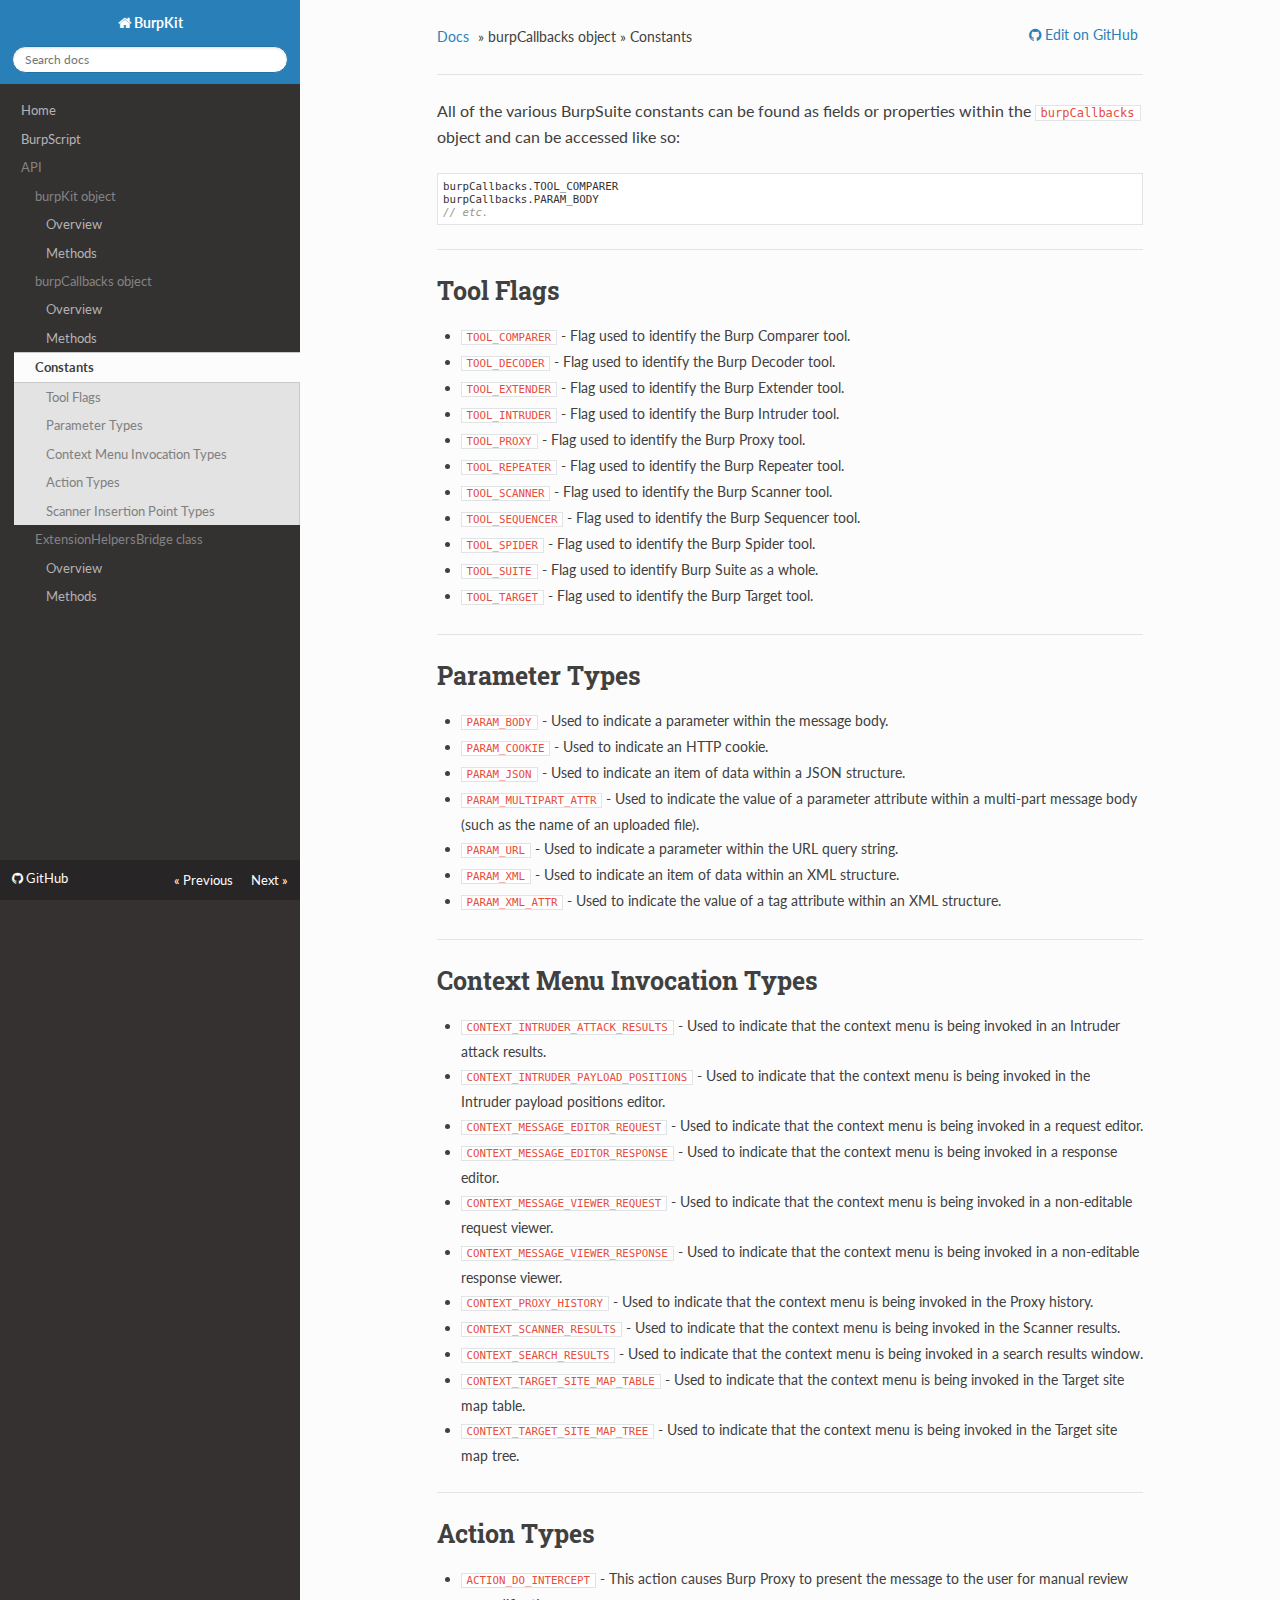
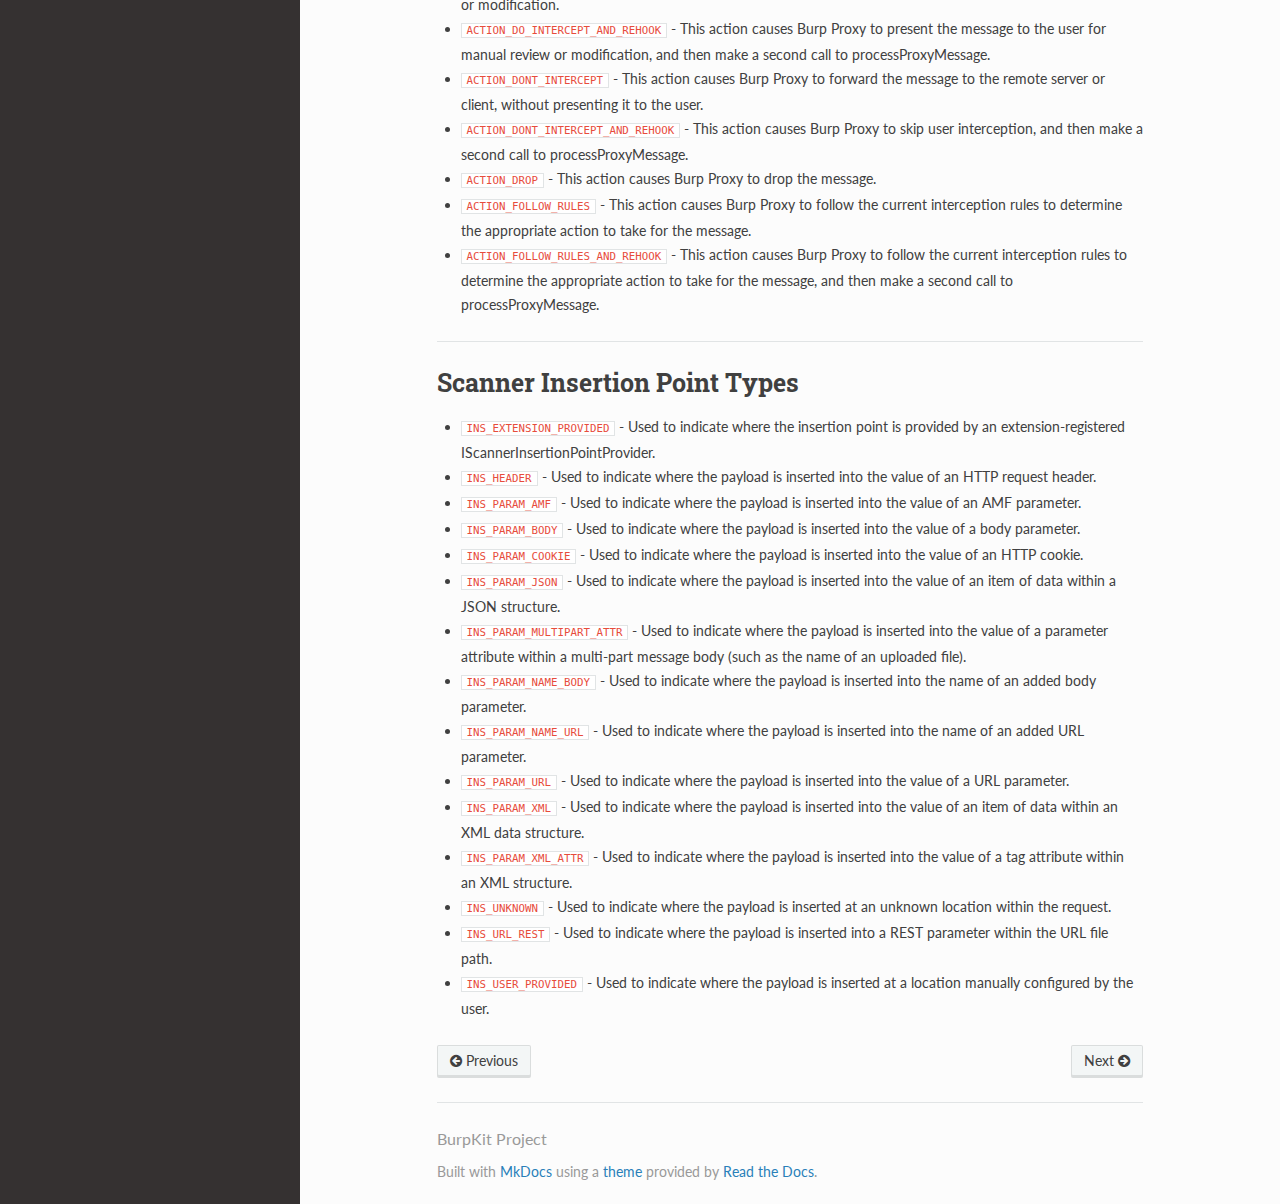
<file: API/callbacks-constants/index.html>
<!DOCTYPE html>
<!--[if IE 8]><html class="no-js lt-ie9" lang="en" > <![endif]-->
<!--[if gt IE 8]><!--> <html class="no-js" lang="en" > <!--<![endif]-->
<head>
  <meta charset="utf-8">
  <meta name="viewport" content="width=device-width, initial-scale=1.0">
  
  <title>Constants - BurpKit</title>
  

  <link rel="shortcut icon" href="../../img/favicon.ico">

  
  <link href='https://fonts.googleapis.com/css?family=Lato:400,700|Roboto+Slab:400,700|Inconsolata:400,700' rel='stylesheet' type='text/css'>

  <link rel="stylesheet" href="../../css/theme.css" type="text/css" />
  <link rel="stylesheet" href="../../css/theme_extra.css" type="text/css" />
  <link rel="stylesheet" href="../../css/highlight.css">

  
  <script>
    // Current page data
    var mkdocs_page_name = "Constants";
  </script>
  
  <script src="../../js/jquery-2.1.1.min.js"></script>
  <script src="../../js/modernizr-2.8.3.min.js"></script>
  <script type="text/javascript" src="../../js/highlight.pack.js"></script>
  <script src="../../js/theme.js"></script> 

  
</head>

<body class="wy-body-for-nav" role="document">

  <div class="wy-grid-for-nav">

    
    <nav data-toggle="wy-nav-shift" class="wy-nav-side stickynav">
      <div class="wy-side-nav-search">
        <a href="../.." class="icon icon-home"> BurpKit</a>
        <div role="search">
  <form id ="rtd-search-form" class="wy-form" action="../../search.html" method="get">
    <input type="text" name="q" placeholder="Search docs" />
  </form>
</div>
      </div>

      <div class="wy-menu wy-menu-vertical" data-spy="affix" role="navigation" aria-label="main navigation">
        <ul class="current">
          
            <li>
    <li class="toctree-l1 ">
        <a class="" href="../..">Home</a>
        
    </li>
<li>
          
            <li>
    <li class="toctree-l1 ">
        <a class="" href="../../burpScript/">BurpScript</a>
        
    </li>
<li>
          
            <li>
    <ul class="subnav">
    <li><span>API</span></li>

        
            
    <ul class="subnav">
    <li><span>burpKit object</span></li>

        
            
    <li class="toctree-l1 ">
        <a class="" href="../burpkit-overview/">Overview</a>
        
    </li>

        
            
    <li class="toctree-l1 ">
        <a class="" href="../burpkit-api/">Methods</a>
        
    </li>

        
    </ul>

        
            
    <ul class="subnav">
    <li><span>burpCallbacks object</span></li>

        
            
    <li class="toctree-l1 ">
        <a class="" href="../callbacks-overview/">Overview</a>
        
    </li>

        
            
    <li class="toctree-l1 ">
        <a class="" href="../callbacks-api/">Methods</a>
        
    </li>

        
            
    <li class="toctree-l1 current">
        <a class="current" href="./">Constants</a>
        
            <ul>
            
                <li class="toctree-l3"><a href="#tool-flags">Tool Flags</a></li>
                
            
                <li class="toctree-l3"><a href="#parameter-types">Parameter Types</a></li>
                
            
                <li class="toctree-l3"><a href="#context-menu-invocation-types">Context Menu Invocation Types</a></li>
                
            
                <li class="toctree-l3"><a href="#action-types">Action Types</a></li>
                
            
                <li class="toctree-l3"><a href="#scanner-insertion-point-types">Scanner Insertion Point Types</a></li>
                
            
            </ul>
        
    </li>

        
    </ul>

        
            
    <ul class="subnav">
    <li><span>ExtensionHelpersBridge class</span></li>

        
            
    <li class="toctree-l1 ">
        <a class="" href="../helpers-overview/">Overview</a>
        
    </li>

        
            
    <li class="toctree-l1 ">
        <a class="" href="../helpers-api/">Methods</a>
        
    </li>

        
    </ul>

        
    </ul>
<li>
          
        </ul>
      </div>
      &nbsp;
    </nav>

    <section data-toggle="wy-nav-shift" class="wy-nav-content-wrap">

      
      <nav class="wy-nav-top" role="navigation" aria-label="top navigation">
        <i data-toggle="wy-nav-top" class="fa fa-bars"></i>
        <a href="../..">BurpKit</a>
      </nav>

      
      <div class="wy-nav-content">
        <div class="rst-content">
          <div role="navigation" aria-label="breadcrumbs navigation">
  <ul class="wy-breadcrumbs">
    <li><a href="../..">Docs</a> &raquo;</li>
    
      
        
          <li>burpCallbacks object &raquo;</li>
        
      
    
    <li>Constants</li>
    <li class="wy-breadcrumbs-aside">
      
        
          <a href="https://github.com/allfro/BurpKit" class="icon icon-github"> Edit on GitHub</a>
        
      
    </li>
  </ul>
  <hr/>
</div>
          <div role="main">
            <div class="section">
              
                <p>All of the various BurpSuite constants can be found as fields or properties within the <code>burpCallbacks</code> object and can be accessed like so:</p>
<pre><code class="javascript">burpCallbacks.TOOL_COMPARER
burpCallbacks.PARAM_BODY
// etc.
</code></pre>

<hr />
<h1 id="tool-flags">Tool Flags</h1>
<ul>
<li><code>TOOL_COMPARER</code> - Flag used to identify the Burp Comparer tool.</li>
<li><code>TOOL_DECODER</code> - Flag used to identify the Burp Decoder tool.</li>
<li><code>TOOL_EXTENDER</code> - Flag used to identify the Burp Extender tool.</li>
<li><code>TOOL_INTRUDER</code> - Flag used to identify the Burp Intruder tool.</li>
<li><code>TOOL_PROXY</code> - Flag used to identify the Burp Proxy tool.</li>
<li><code>TOOL_REPEATER</code> - Flag used to identify the Burp Repeater tool.</li>
<li><code>TOOL_SCANNER</code> - Flag used to identify the Burp Scanner tool.</li>
<li><code>TOOL_SEQUENCER</code> - Flag used to identify the Burp Sequencer tool.</li>
<li><code>TOOL_SPIDER</code> - Flag used to identify the Burp Spider tool.</li>
<li><code>TOOL_SUITE</code> - Flag used to identify Burp Suite as a whole.</li>
<li><code>TOOL_TARGET</code> - Flag used to identify the Burp Target tool.</li>
</ul>
<hr />
<h1 id="parameter-types">Parameter Types</h1>
<ul>
<li><code>PARAM_BODY</code> - Used to indicate a parameter within the message body.</li>
<li><code>PARAM_COOKIE</code> - Used to indicate an HTTP cookie.</li>
<li><code>PARAM_JSON</code> - Used to indicate an item of data within a JSON structure.</li>
<li><code>PARAM_MULTIPART_ATTR</code> - Used to indicate the value of a parameter attribute within a multi-part message body (such as the name of an uploaded file).</li>
<li><code>PARAM_URL</code> - Used to indicate a parameter within the URL query string.</li>
<li><code>PARAM_XML</code> - Used to indicate an item of data within an XML structure.</li>
<li><code>PARAM_XML_ATTR</code> - Used to indicate the value of a tag attribute within an XML structure.</li>
</ul>
<hr />
<h1 id="context-menu-invocation-types">Context Menu Invocation Types</h1>
<ul>
<li><code>CONTEXT_INTRUDER_ATTACK_RESULTS</code> - Used to indicate that the context menu is being invoked in an Intruder attack results.</li>
<li><code>CONTEXT_INTRUDER_PAYLOAD_POSITIONS</code> - Used to indicate that the context menu is being invoked in the Intruder payload positions editor.</li>
<li><code>CONTEXT_MESSAGE_EDITOR_REQUEST</code> - Used to indicate that the context menu is being invoked in a request editor.</li>
<li><code>CONTEXT_MESSAGE_EDITOR_RESPONSE</code> - Used to indicate that the context menu is being invoked in a response editor.</li>
<li><code>CONTEXT_MESSAGE_VIEWER_REQUEST</code> - Used to indicate that the context menu is being invoked in a non-editable request viewer.</li>
<li><code>CONTEXT_MESSAGE_VIEWER_RESPONSE</code> - Used to indicate that the context menu is being invoked in a non-editable response viewer.</li>
<li><code>CONTEXT_PROXY_HISTORY</code> - Used to indicate that the context menu is being invoked in the Proxy history.</li>
<li><code>CONTEXT_SCANNER_RESULTS</code> - Used to indicate that the context menu is being invoked in the Scanner results.</li>
<li><code>CONTEXT_SEARCH_RESULTS</code> - Used to indicate that the context menu is being invoked in a search results window.</li>
<li><code>CONTEXT_TARGET_SITE_MAP_TABLE</code> - Used to indicate that the context menu is being invoked in the Target site map table.</li>
<li><code>CONTEXT_TARGET_SITE_MAP_TREE</code> - Used to indicate that the context menu is being invoked in the Target site map tree.</li>
</ul>
<hr />
<h1 id="action-types">Action Types</h1>
<ul>
<li><code>ACTION_DO_INTERCEPT</code> - This action causes Burp Proxy to present the message to the user for manual review or modification.</li>
<li><code>ACTION_DO_INTERCEPT_AND_REHOOK</code> - This action causes Burp Proxy to present the message to the user for manual review or modification, and then make a second call to processProxyMessage.</li>
<li><code>ACTION_DONT_INTERCEPT</code> - This action causes Burp Proxy to forward the message to the remote server or client, without presenting it to the user.</li>
<li><code>ACTION_DONT_INTERCEPT_AND_REHOOK</code> - This action causes Burp Proxy to skip user interception, and then make a second call to processProxyMessage.</li>
<li><code>ACTION_DROP</code> - This action causes Burp Proxy to drop the message.</li>
<li><code>ACTION_FOLLOW_RULES</code> - This action causes Burp Proxy to follow the current interception rules to determine the appropriate action to take for the message.</li>
<li><code>ACTION_FOLLOW_RULES_AND_REHOOK</code> - This action causes Burp Proxy to follow the current interception rules to determine the appropriate action to take for the message, and then make a second call to processProxyMessage.</li>
</ul>
<hr />
<h1 id="scanner-insertion-point-types">Scanner Insertion Point Types</h1>
<ul>
<li><code>INS_EXTENSION_PROVIDED</code> - Used to indicate where the insertion point is provided by an extension-registered IScannerInsertionPointProvider.</li>
<li><code>INS_HEADER</code> - Used to indicate where the payload is inserted into the value of an HTTP request header.</li>
<li><code>INS_PARAM_AMF</code> - Used to indicate where the payload is inserted into the value of an AMF parameter.</li>
<li><code>INS_PARAM_BODY</code> - Used to indicate where the payload is inserted into the value of a body parameter.</li>
<li><code>INS_PARAM_COOKIE</code> - Used to indicate where the payload is inserted into the value of an HTTP cookie.</li>
<li><code>INS_PARAM_JSON</code> - Used to indicate where the payload is inserted into the value of an item of data within a JSON structure.</li>
<li><code>INS_PARAM_MULTIPART_ATTR</code> - Used to indicate where the payload is inserted into the value of a parameter attribute within a multi-part message body (such as the name of an uploaded file).</li>
<li><code>INS_PARAM_NAME_BODY</code> - Used to indicate where the payload is inserted into the name of an added body parameter.</li>
<li><code>INS_PARAM_NAME_URL</code> - Used to indicate where the payload is inserted into the name of an added URL parameter.</li>
<li><code>INS_PARAM_URL</code> - Used to indicate where the payload is inserted into the value of a URL parameter.</li>
<li><code>INS_PARAM_XML</code> - Used to indicate where the payload is inserted into the value of an item of data within an XML data structure.</li>
<li><code>INS_PARAM_XML_ATTR</code> - Used to indicate where the payload is inserted into the value of a tag attribute within an XML structure.</li>
<li><code>INS_UNKNOWN</code> - Used to indicate where the payload is inserted at an unknown location within the request.</li>
<li><code>INS_URL_REST</code> - Used to indicate where the payload is inserted into a REST parameter within the URL file path.</li>
<li><code>INS_USER_PROVIDED</code> - Used to indicate where the payload is inserted at a location manually configured by the user.</li>
</ul>
              
            </div>
          </div>
          <footer>
  
    <div class="rst-footer-buttons" role="navigation" aria-label="footer navigation">
      
        <a href="../helpers-overview/" class="btn btn-neutral float-right" title="Overview"/>Next <span class="icon icon-circle-arrow-right"></span></a>
      
      
        <a href="../callbacks-api/" class="btn btn-neutral" title="Methods"><span class="icon icon-circle-arrow-left"></span> Previous</a>
      
    </div>
  

  <hr/>

  <div role="contentinfo">
    <!-- Copyright etc -->
    
      <p>BurpKit Project</p>
    
  </div>

  Built with <a href="http://www.mkdocs.org">MkDocs</a> using a <a href="https://github.com/snide/sphinx_rtd_theme">theme</a> provided by <a href="https://readthedocs.org">Read the Docs</a>.
</footer>
	  
        </div>
      </div>

    </section>

  </div>

<div class="rst-versions" role="note" style="cursor: pointer">
    <span class="rst-current-version" data-toggle="rst-current-version">
      
          <a class="icon icon-github" style="float: left; color: #fcfcfc"> GitHub</a>
      
      
        <span><a href="../callbacks-api/" style="color: #fcfcfc;">&laquo; Previous</a></span>
      
      
        <span style="margin-left: 15px"><a href="../helpers-overview/" style="color: #fcfcfc">Next &raquo;</a></span>
      
    </span>
</div>

</body>
</html>
</file>
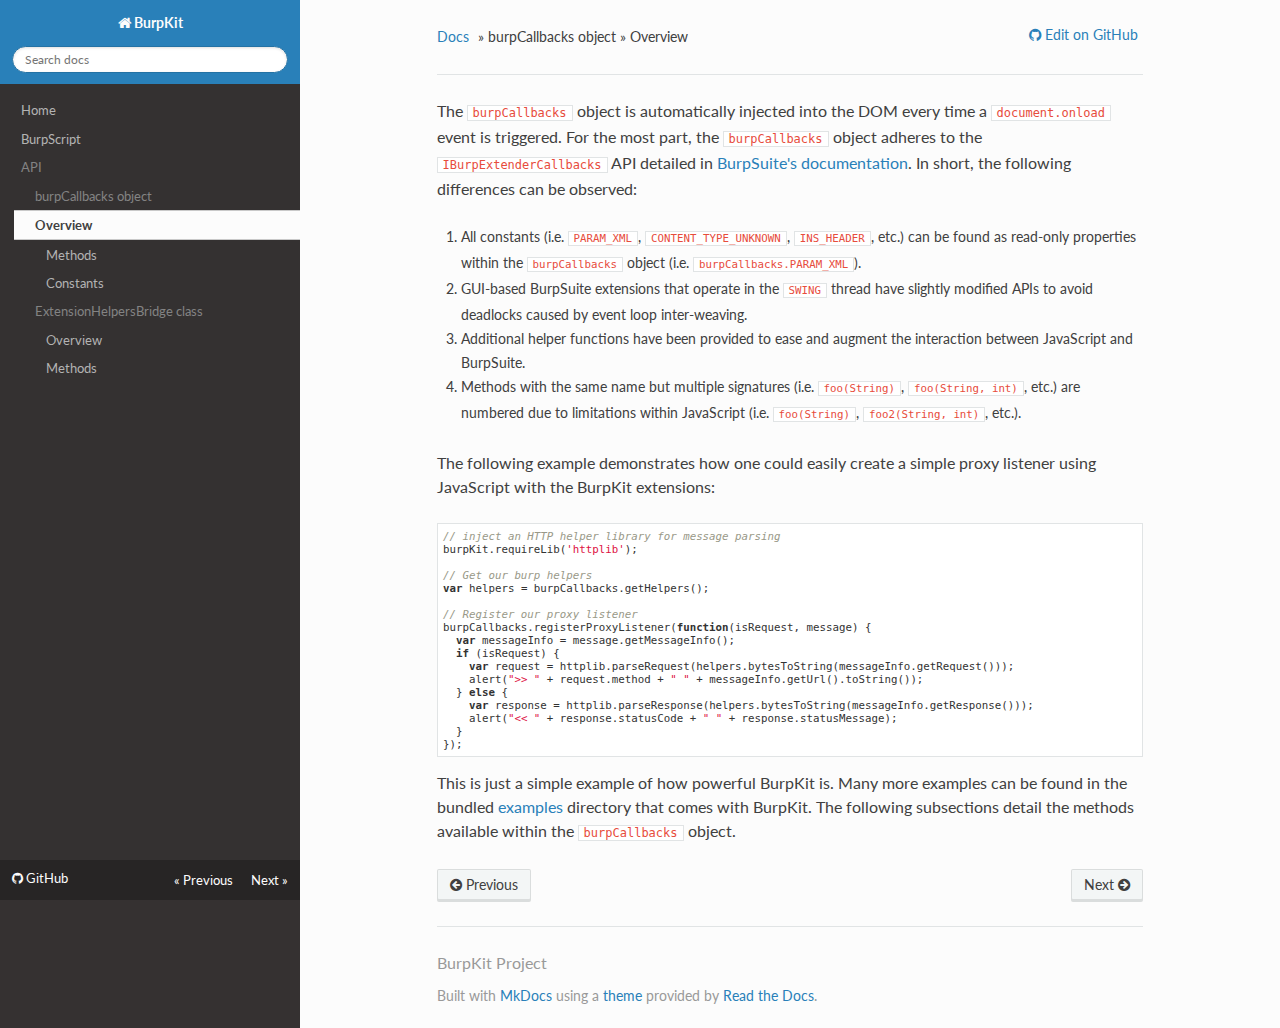
<file: API/callbacks-overview/index.html>
<!DOCTYPE html>
<!--[if IE 8]><html class="no-js lt-ie9" lang="en" > <![endif]-->
<!--[if gt IE 8]><!--> <html class="no-js" lang="en" > <!--<![endif]-->
<head>
  <meta charset="utf-8">
  <meta name="viewport" content="width=device-width, initial-scale=1.0">
  
  <title>Overview - BurpKit</title>
  

  <link rel="shortcut icon" href="../../img/favicon.ico">

  
  <link href='https://fonts.googleapis.com/css?family=Lato:400,700|Roboto+Slab:400,700|Inconsolata:400,700' rel='stylesheet' type='text/css'>

  <link rel="stylesheet" href="../../css/theme.css" type="text/css" />
  <link rel="stylesheet" href="../../css/theme_extra.css" type="text/css" />
  <link rel="stylesheet" href="../../css/highlight.css">

  
  <script>
    // Current page data
    var mkdocs_page_name = "Overview";
  </script>
  
  <script src="../../js/jquery-2.1.1.min.js"></script>
  <script src="../../js/modernizr-2.8.3.min.js"></script>
  <script type="text/javascript" src="../../js/highlight.pack.js"></script>
  <script src="../../js/theme.js"></script> 

  
</head>

<body class="wy-body-for-nav" role="document">

  <div class="wy-grid-for-nav">

    
    <nav data-toggle="wy-nav-shift" class="wy-nav-side stickynav">
      <div class="wy-side-nav-search">
        <a href="../.." class="icon icon-home"> BurpKit</a>
        <div role="search">
  <form id ="rtd-search-form" class="wy-form" action="../../search.html" method="get">
    <input type="text" name="q" placeholder="Search docs" />
  </form>
</div>
      </div>

      <div class="wy-menu wy-menu-vertical" data-spy="affix" role="navigation" aria-label="main navigation">
        <ul class="current">
          
            <li>
    <li class="toctree-l1 ">
        <a class="" href="../..">Home</a>
        
    </li>
<li>
          
            <li>
    <li class="toctree-l1 ">
        <a class="" href="../../burpScript/">BurpScript</a>
        
    </li>
<li>
          
            <li>
    <ul class="subnav">
    <li><span>API</span></li>

        
            
    <ul class="subnav">
    <li><span>burpCallbacks object</span></li>

        
            
    <li class="toctree-l1 current">
        <a class="current" href="./">Overview</a>
        
            <ul>
            
            </ul>
        
    </li>

        
            
    <li class="toctree-l1 ">
        <a class="" href="../callbacks-api/">Methods</a>
        
    </li>

        
            
    <li class="toctree-l1 ">
        <a class="" href="../callbacks-constants/">Constants</a>
        
    </li>

        
    </ul>

        
            
    <ul class="subnav">
    <li><span>ExtensionHelpersBridge class</span></li>

        
            
    <li class="toctree-l1 ">
        <a class="" href="../helpers-overview/">Overview</a>
        
    </li>

        
            
    <li class="toctree-l1 ">
        <a class="" href="../helpers-api/">Methods</a>
        
    </li>

        
    </ul>

        
    </ul>
<li>
          
        </ul>
      </div>
      &nbsp;
    </nav>

    <section data-toggle="wy-nav-shift" class="wy-nav-content-wrap">

      
      <nav class="wy-nav-top" role="navigation" aria-label="top navigation">
        <i data-toggle="wy-nav-top" class="fa fa-bars"></i>
        <a href="../..">BurpKit</a>
      </nav>

      
      <div class="wy-nav-content">
        <div class="rst-content">
          <div role="navigation" aria-label="breadcrumbs navigation">
  <ul class="wy-breadcrumbs">
    <li><a href="../..">Docs</a> &raquo;</li>
    
      
        
          <li>burpCallbacks object &raquo;</li>
        
      
    
    <li>Overview</li>
    <li class="wy-breadcrumbs-aside">
      
        
          <a href="https://github.com/allfro/BurpKit" class="icon icon-github"> Edit on GitHub</a>
        
      
    </li>
  </ul>
  <hr/>
</div>
          <div role="main">
            <div class="section">
              
                <p>The <code>burpCallbacks</code> object is automatically injected into the DOM every time a <code>document.onload</code> event is triggered. For the most part, the <code>burpCallbacks</code> object adheres to the <code>IBurpExtenderCallbacks</code> API detailed in <a href="https://portswigger.net/burp/extender/api/burp/IBurpExtenderCallbacks.html">BurpSuite's documentation</a>. In short, the following differences can be observed:</p>
<ol>
<li>All constants (i.e. <code>PARAM_XML</code>, <code>CONTENT_TYPE_UNKNOWN</code>, <code>INS_HEADER</code>, etc.) can be found as read-only properties within the <code>burpCallbacks</code> object (i.e. <code>burpCallbacks.PARAM_XML</code>).</li>
<li>GUI-based BurpSuite extensions that operate in the <code>SWING</code> thread have slightly modified APIs to avoid deadlocks caused by event loop inter-weaving.</li>
<li>Additional helper functions have been provided to ease and augment the interaction between JavaScript and BurpSuite.</li>
<li>Methods with the same name but multiple signatures (i.e. <code>foo(String)</code>, <code>foo(String, int)</code>, etc.) are numbered due to limitations within JavaScript (i.e. <code>foo(String)</code>, <code>foo2(String, int)</code>, etc.).</li>
</ol>
<p>The following example demonstrates how one could easily create a simple proxy listener using JavaScript with the BurpKit extensions:</p>
<pre><code class="javascript">// inject an HTTP helper library for message parsing
burpKit.requireLib('httplib');

// Get our burp helpers
var helpers = burpCallbacks.getHelpers();

// Register our proxy listener
burpCallbacks.registerProxyListener(function(isRequest, message) {
  var messageInfo = message.getMessageInfo();
  if (isRequest) {
    var request = httplib.parseRequest(helpers.bytesToString(messageInfo.getRequest()));
    alert(&quot;&gt;&gt; &quot; + request.method + &quot; &quot; + messageInfo.getUrl().toString());
  } else {            
    var response = httplib.parseResponse(helpers.bytesToString(messageInfo.getResponse()));
    alert(&quot;&lt;&lt; &quot; + response.statusCode + &quot; &quot; + response.statusMessage);
  }
});
</code></pre>

<p>This is just a simple example of how powerful BurpKit is. Many more examples can be found in the bundled <a href="https://github.com/allfro/BurpKit/tree/master/examples">examples</a> directory that comes with BurpKit. The following subsections detail the methods available within the <code>burpCallbacks</code> object.</p>
              
            </div>
          </div>
          <footer>
  
    <div class="rst-footer-buttons" role="navigation" aria-label="footer navigation">
      
        <a href="../callbacks-api/" class="btn btn-neutral float-right" title="Methods"/>Next <span class="icon icon-circle-arrow-right"></span></a>
      
      
        <a href="../../burpScript/" class="btn btn-neutral" title="BurpScript"><span class="icon icon-circle-arrow-left"></span> Previous</a>
      
    </div>
  

  <hr/>

  <div role="contentinfo">
    <!-- Copyright etc -->
    
      <p>BurpKit Project</p>
    
  </div>

  Built with <a href="http://www.mkdocs.org">MkDocs</a> using a <a href="https://github.com/snide/sphinx_rtd_theme">theme</a> provided by <a href="https://readthedocs.org">Read the Docs</a>.
</footer>
	  
        </div>
      </div>

    </section>

  </div>

<div class="rst-versions" role="note" style="cursor: pointer">
    <span class="rst-current-version" data-toggle="rst-current-version">
      
          <a class="icon icon-github" style="float: left; color: #fcfcfc"> GitHub</a>
      
      
        <span><a href="../../burpScript/" style="color: #fcfcfc;">&laquo; Previous</a></span>
      
      
        <span style="margin-left: 15px"><a href="../callbacks-api/" style="color: #fcfcfc">Next &raquo;</a></span>
      
    </span>
</div>

</body>
</html>
</file>
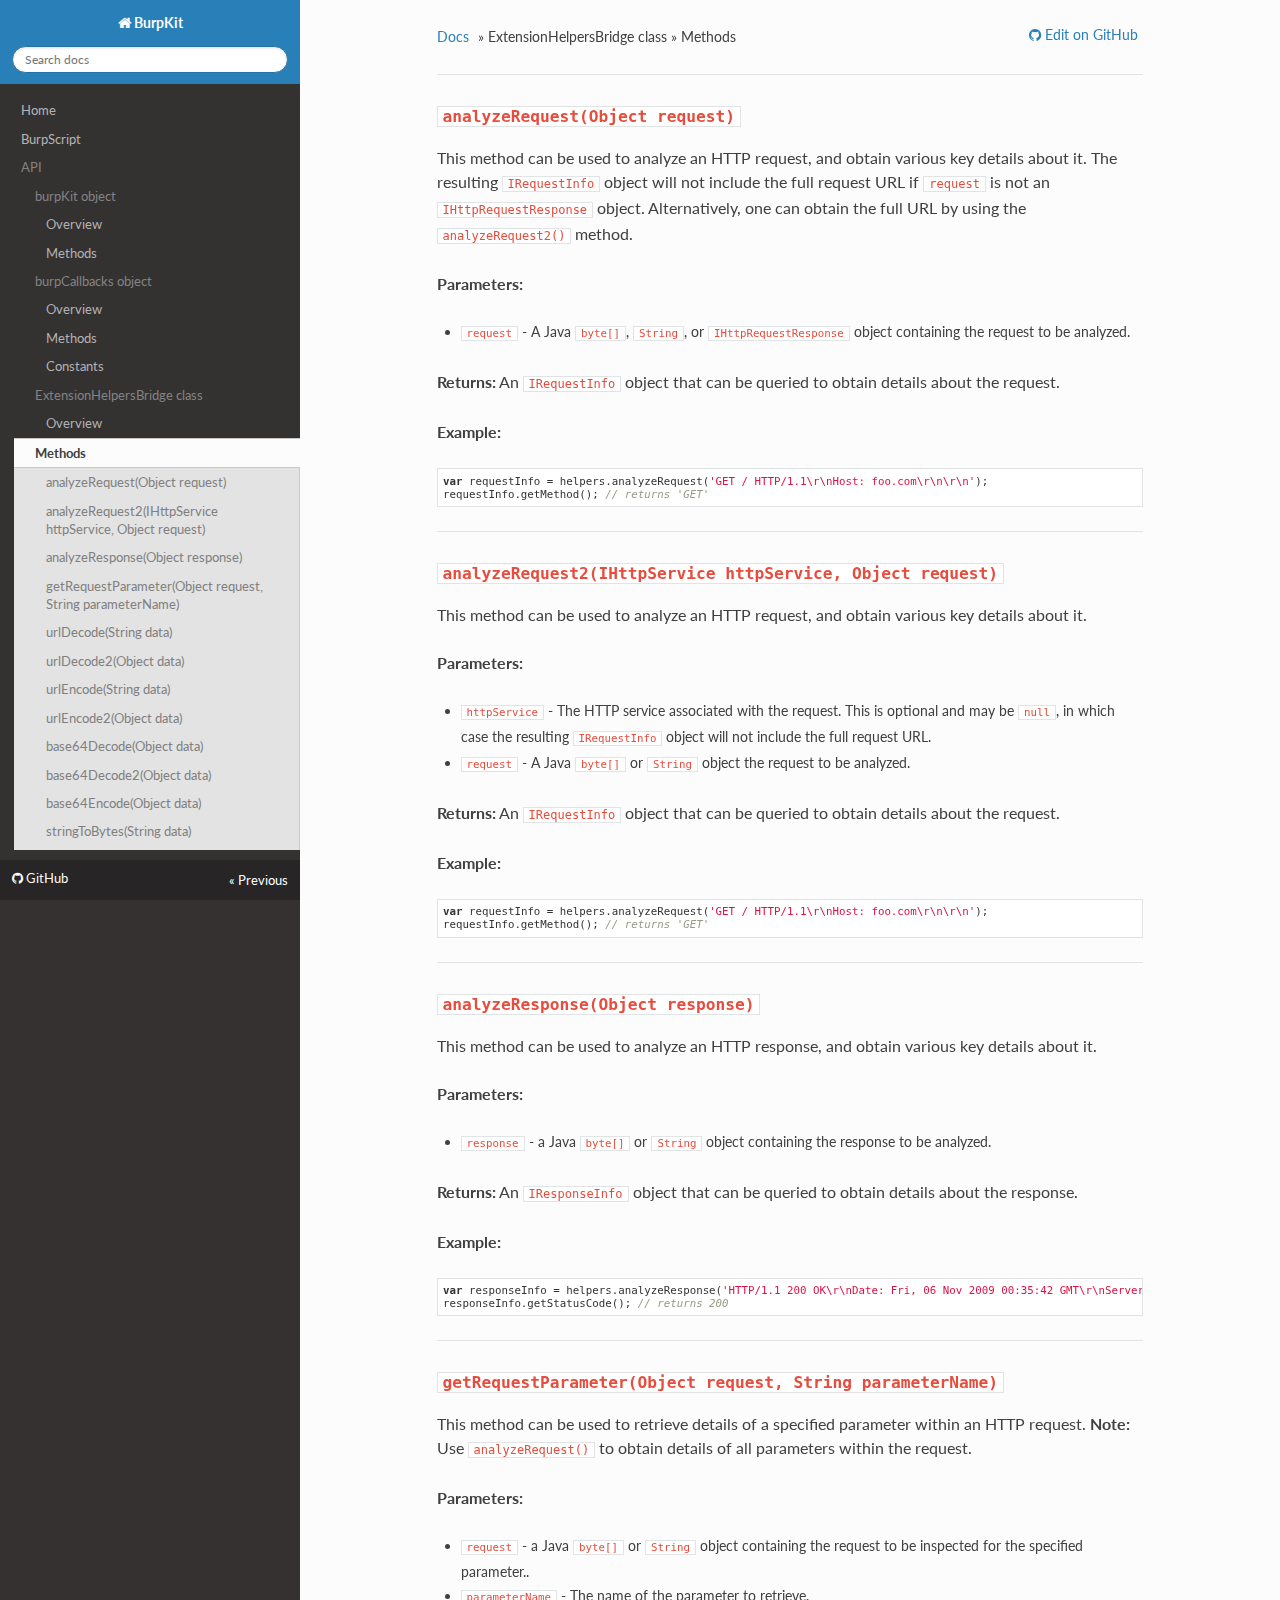
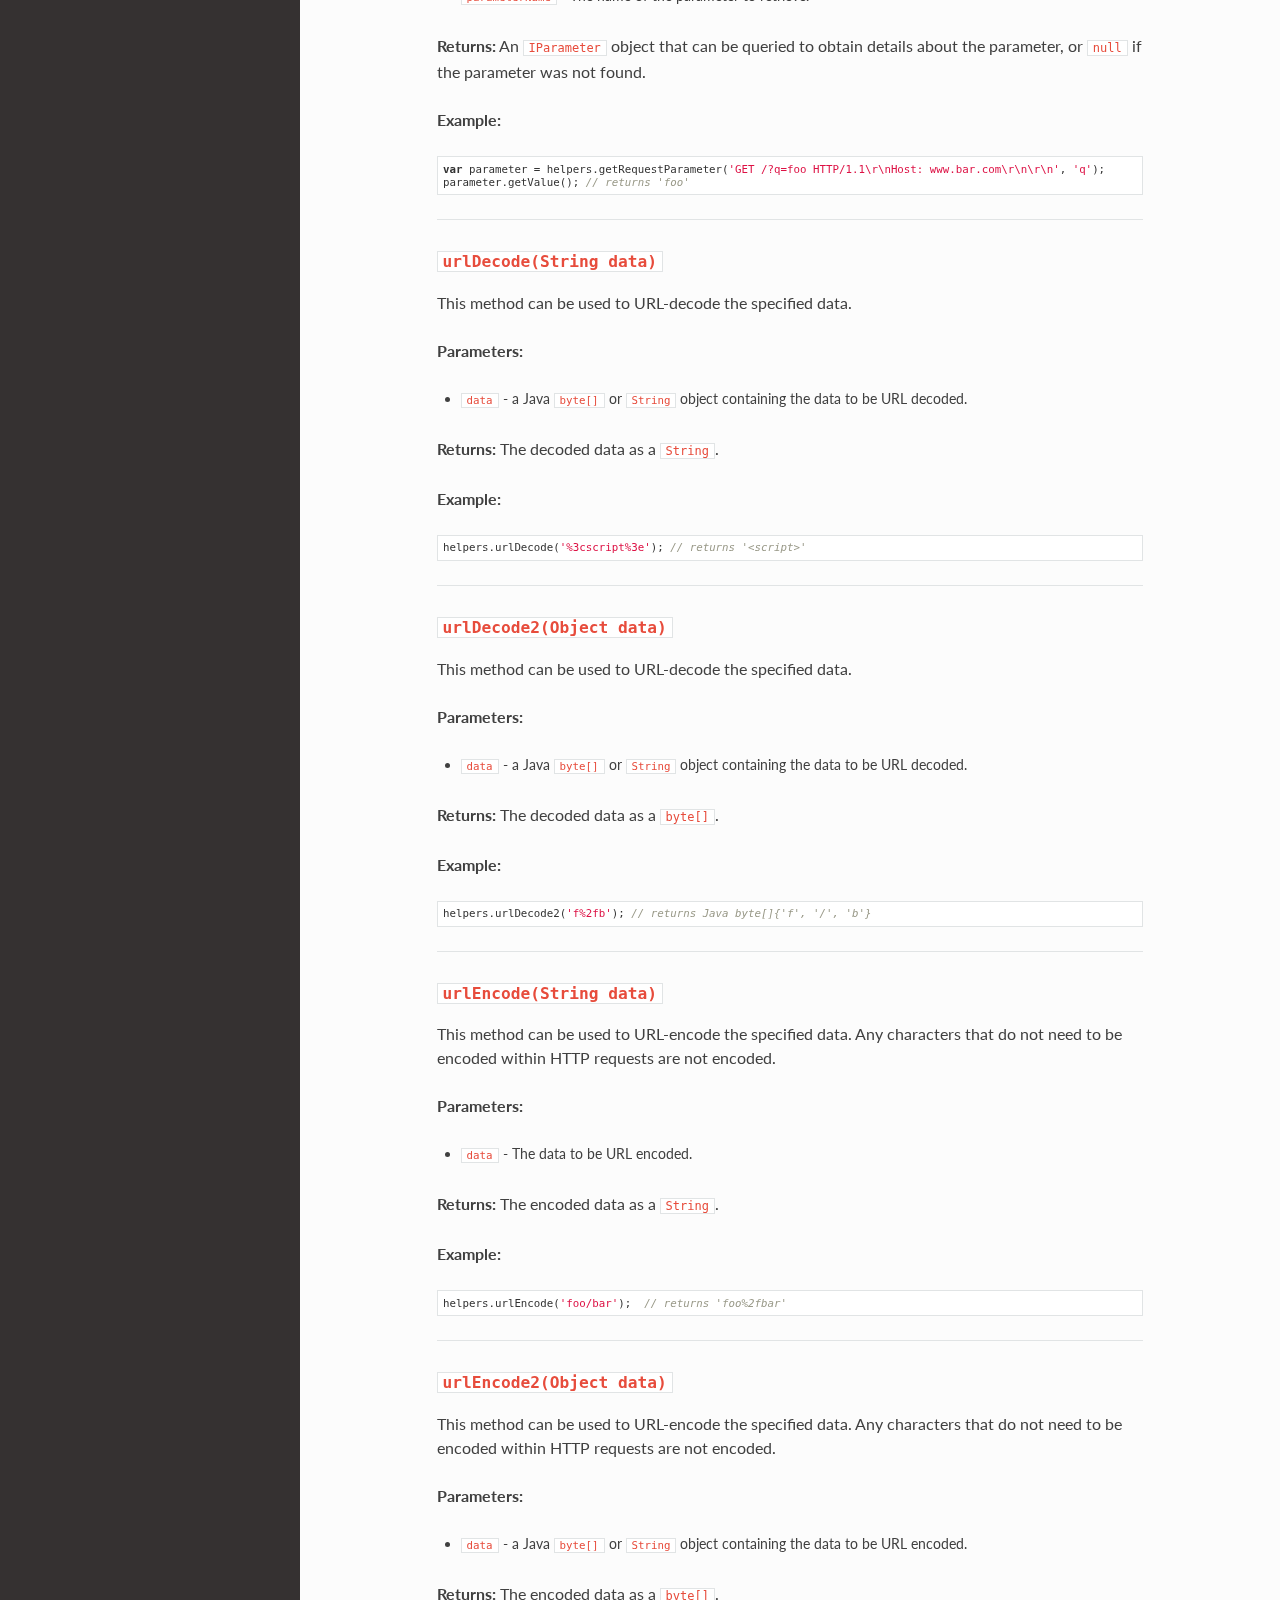
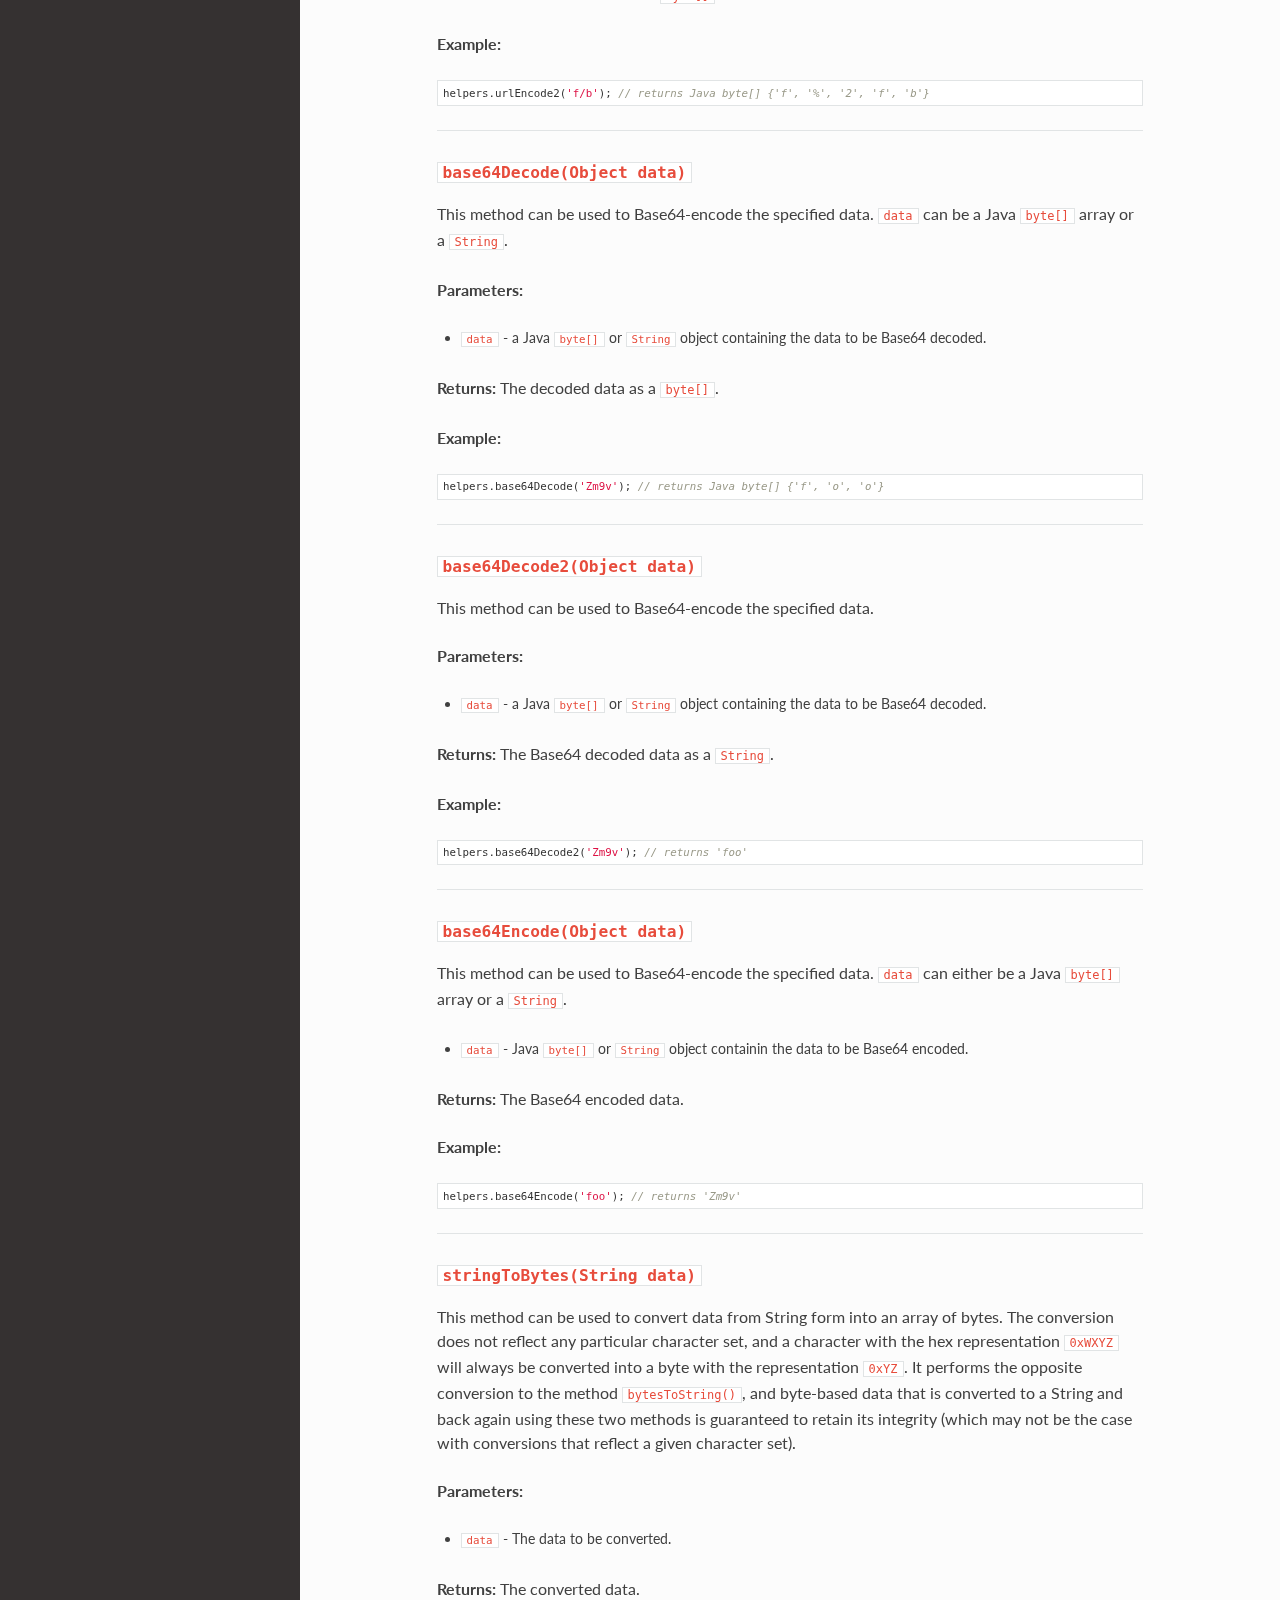
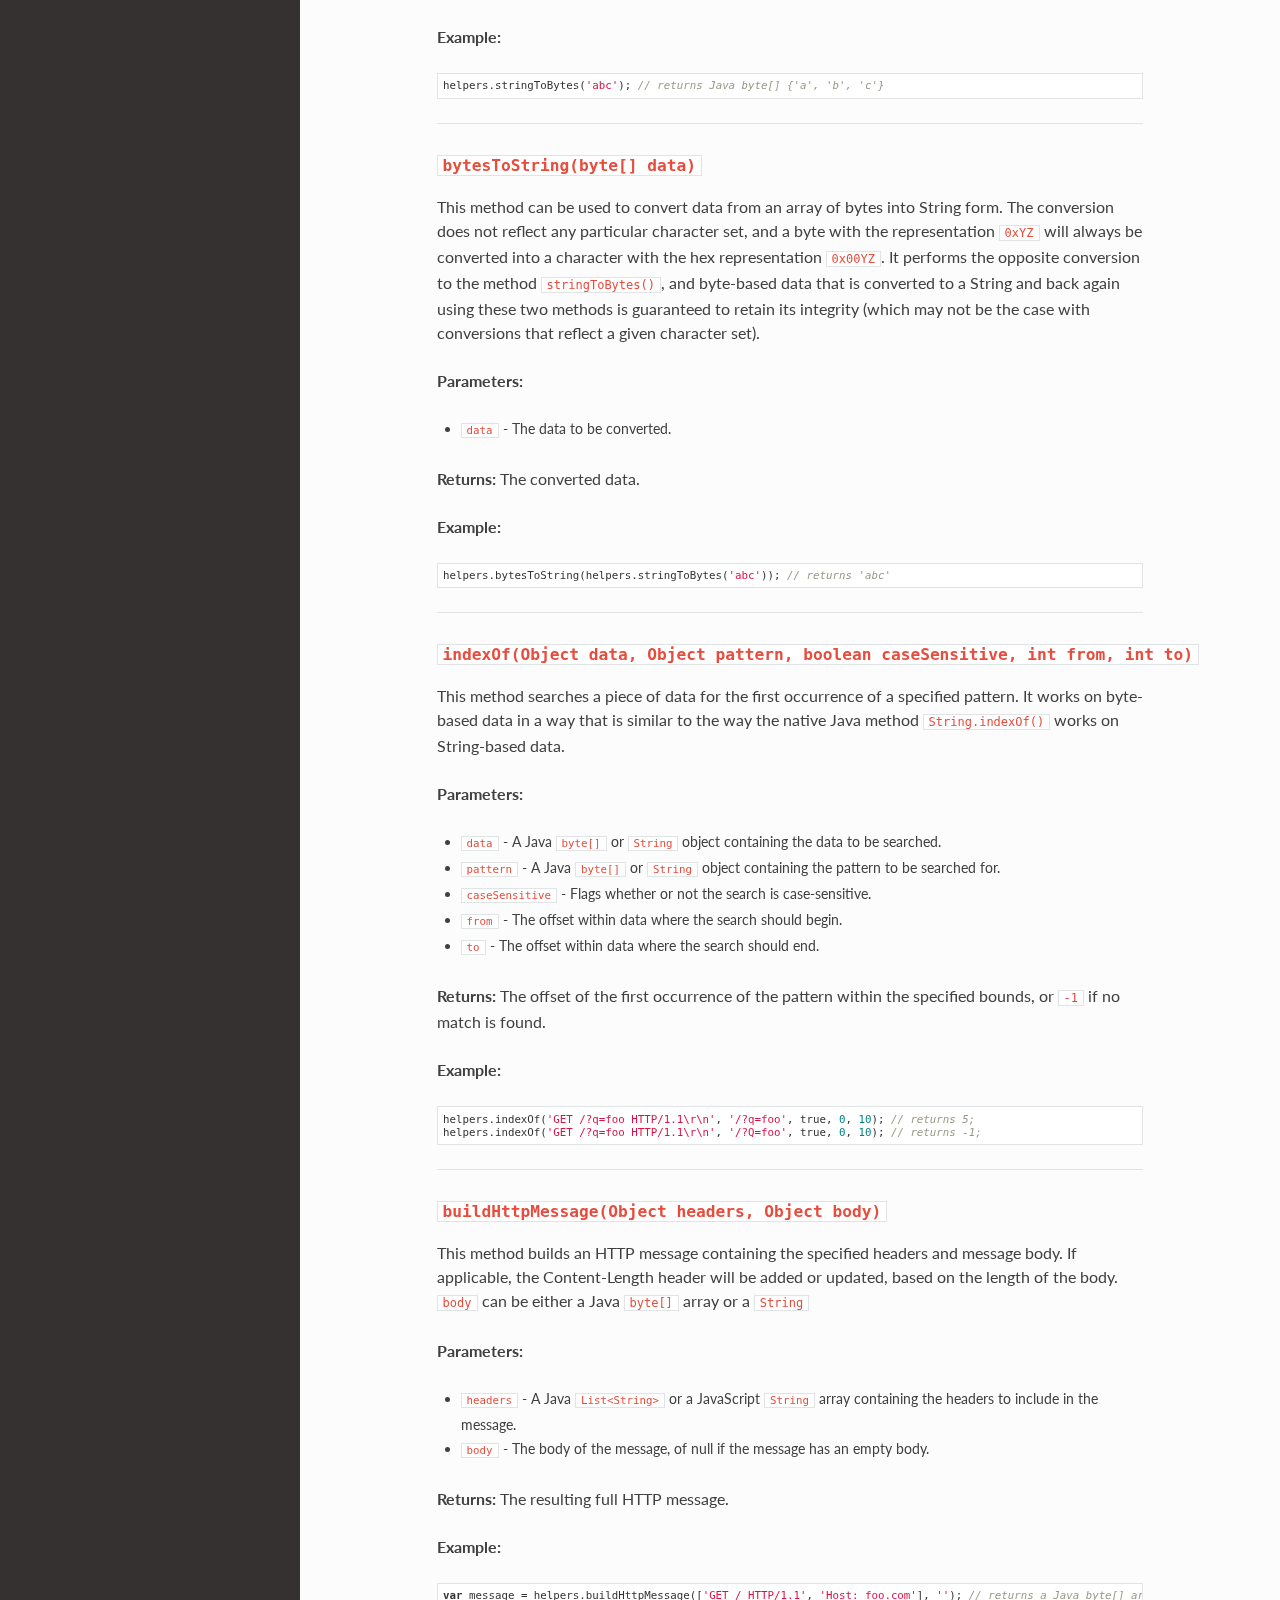
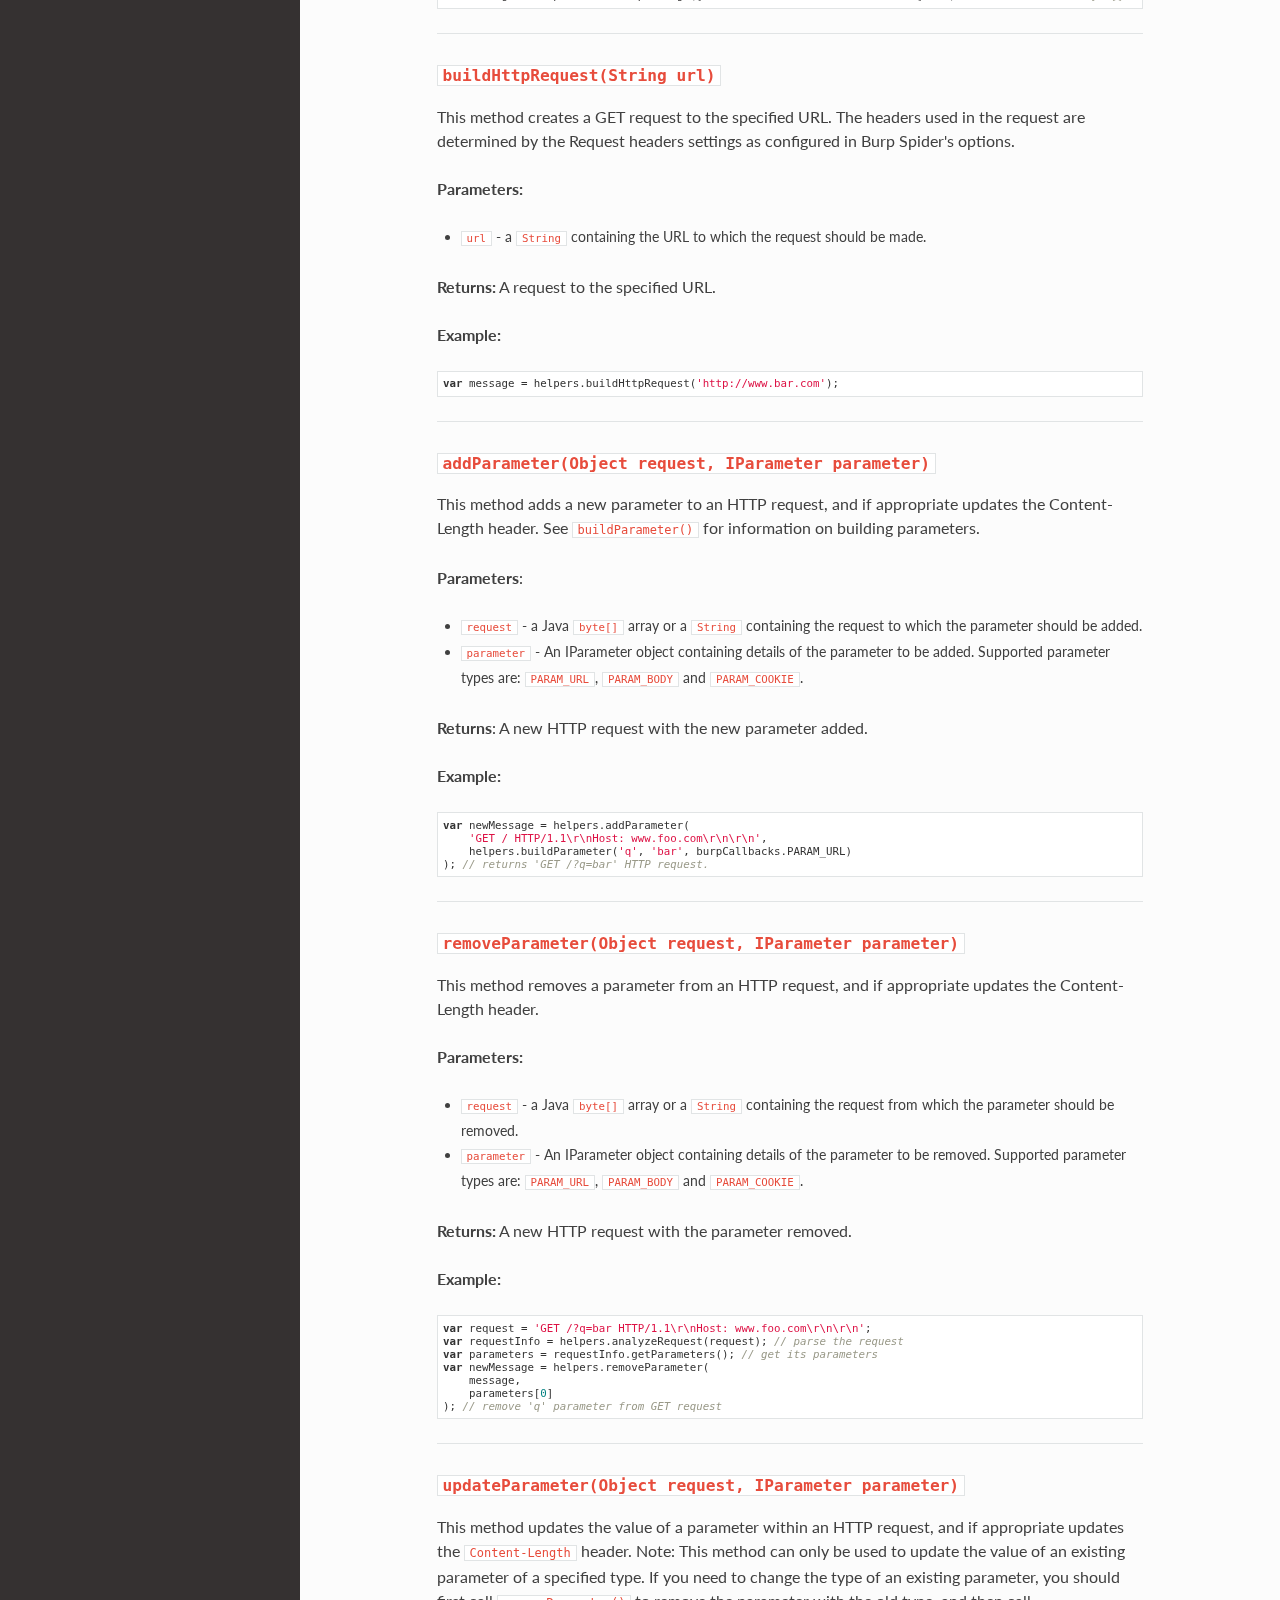
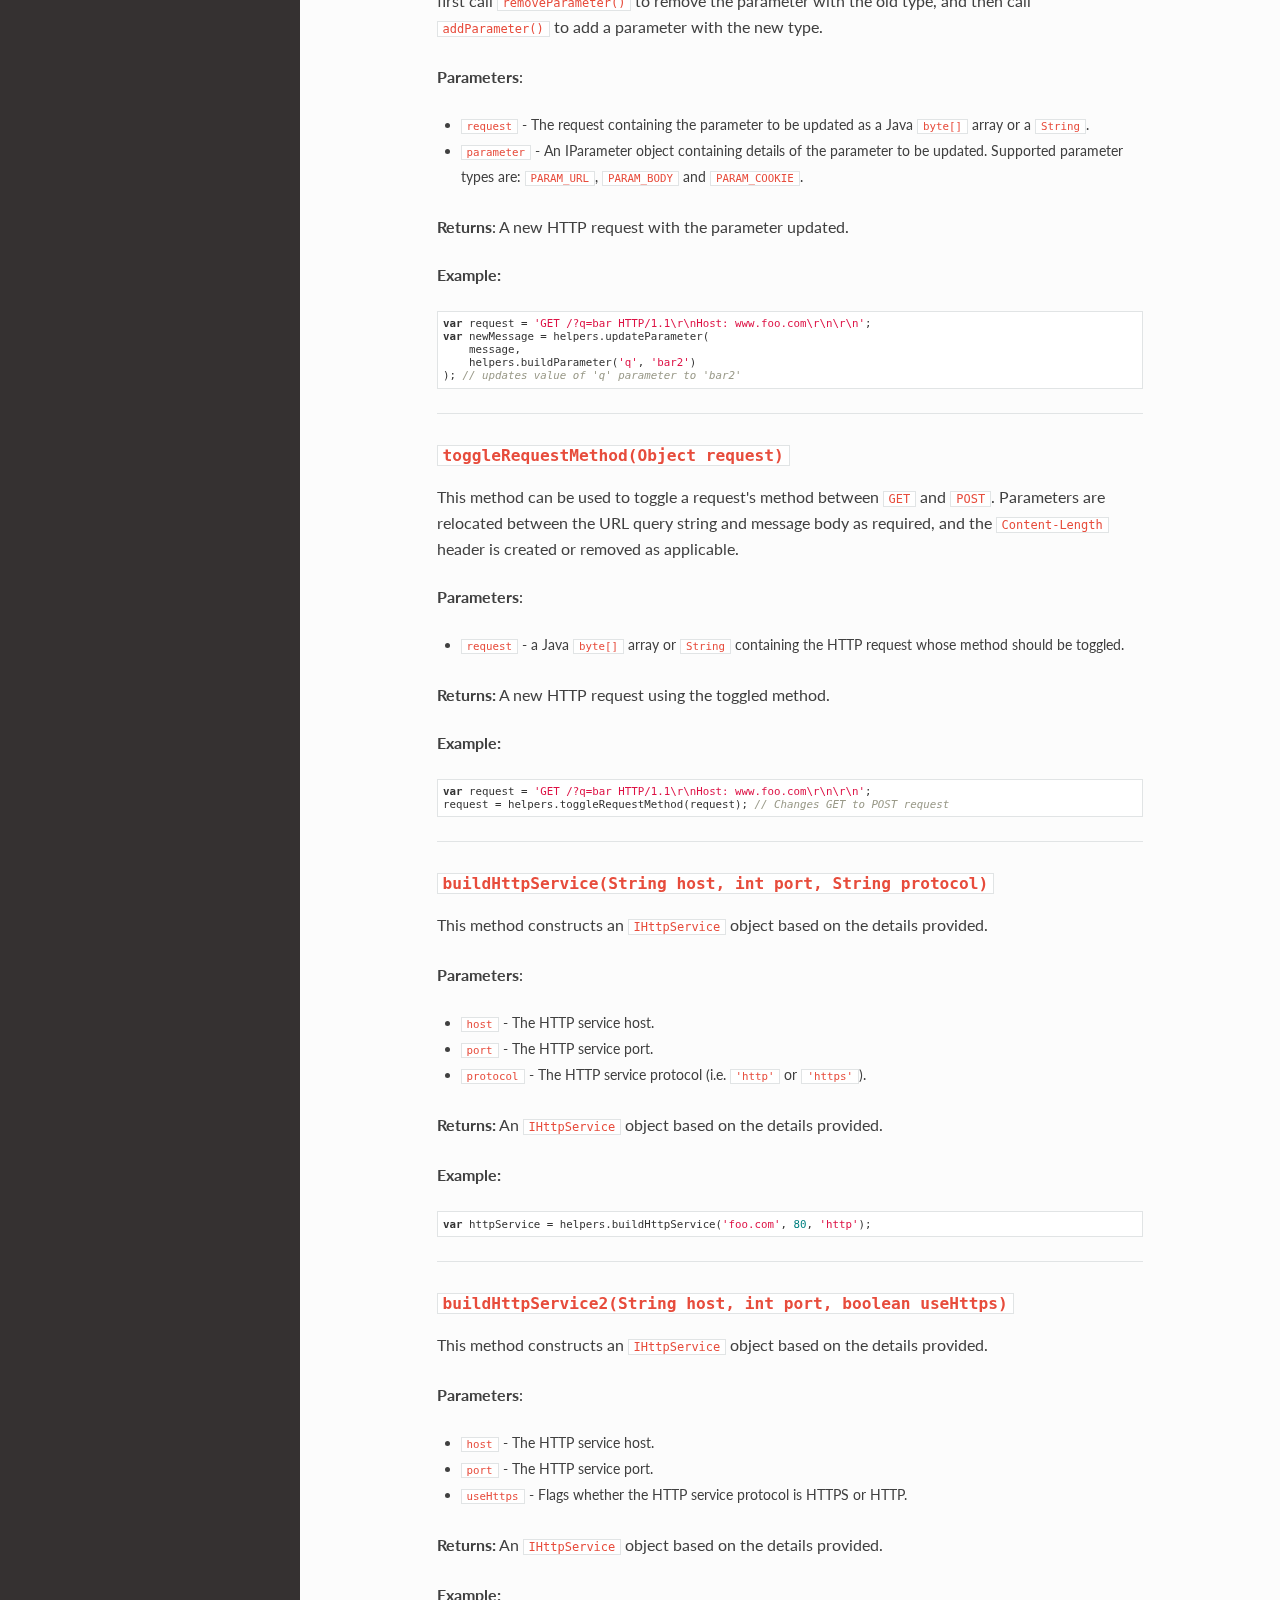
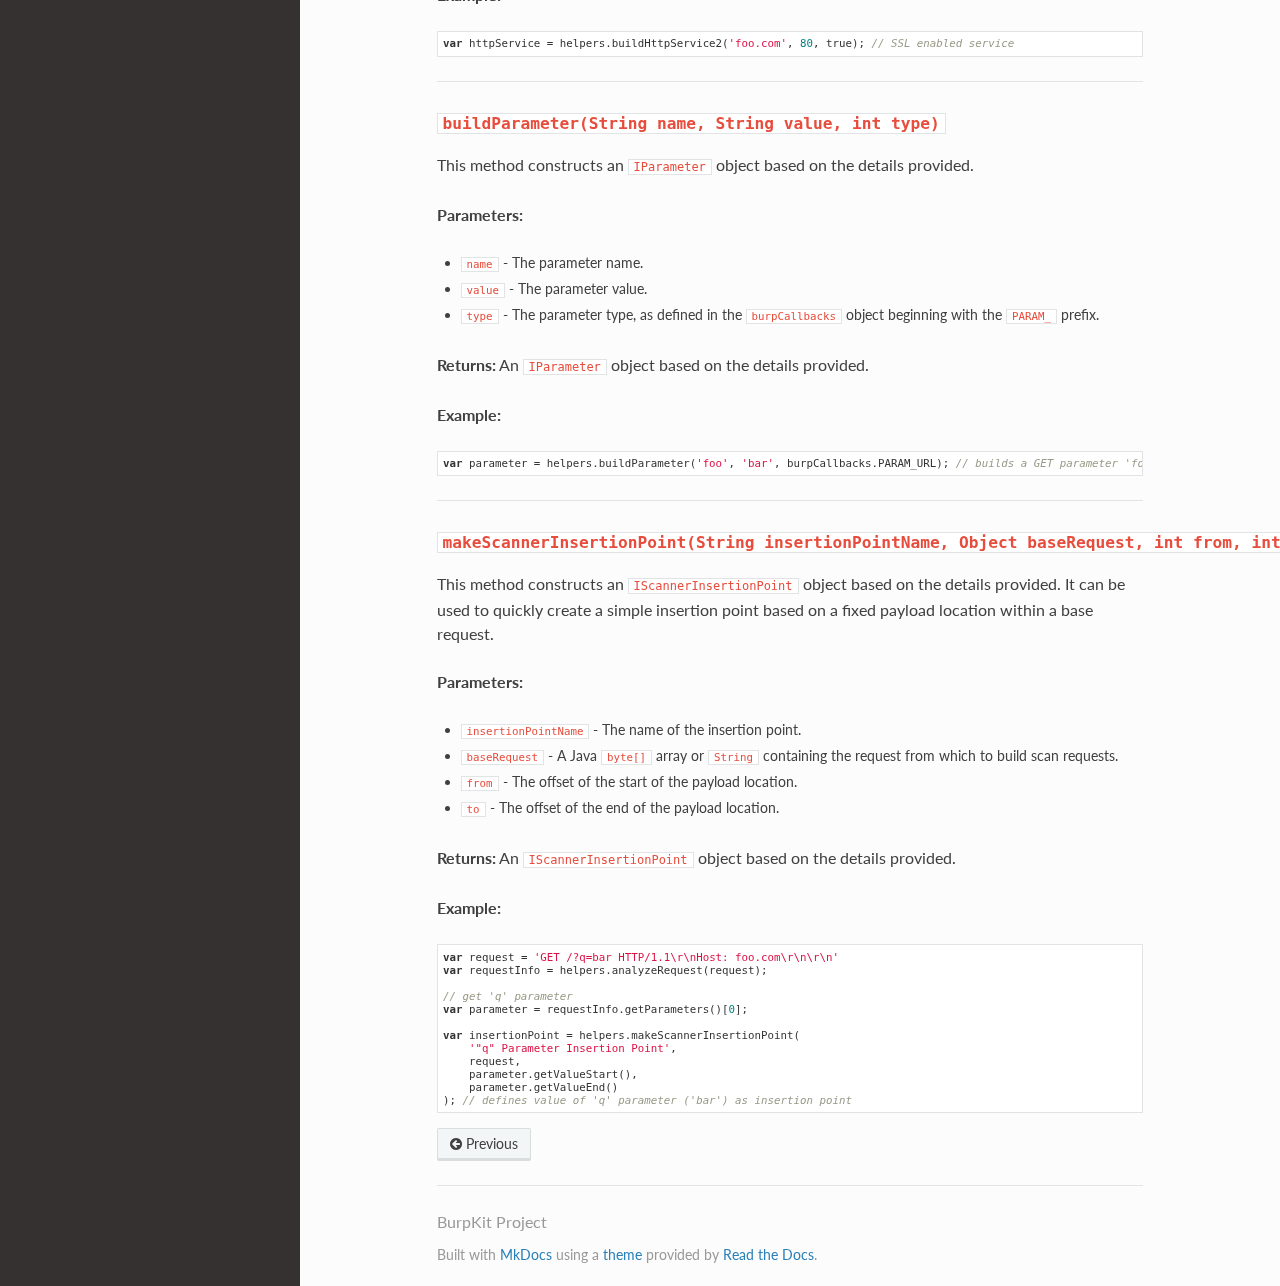
<file: API/helpers-api/index.html>
<!DOCTYPE html>
<!--[if IE 8]><html class="no-js lt-ie9" lang="en" > <![endif]-->
<!--[if gt IE 8]><!--> <html class="no-js" lang="en" > <!--<![endif]-->
<head>
  <meta charset="utf-8">
  <meta name="viewport" content="width=device-width, initial-scale=1.0">
  
  <title>Methods - BurpKit</title>
  

  <link rel="shortcut icon" href="../../img/favicon.ico">

  
  <link href='https://fonts.googleapis.com/css?family=Lato:400,700|Roboto+Slab:400,700|Inconsolata:400,700' rel='stylesheet' type='text/css'>

  <link rel="stylesheet" href="../../css/theme.css" type="text/css" />
  <link rel="stylesheet" href="../../css/theme_extra.css" type="text/css" />
  <link rel="stylesheet" href="../../css/highlight.css">

  
  <script>
    // Current page data
    var mkdocs_page_name = "Methods";
  </script>
  
  <script src="../../js/jquery-2.1.1.min.js"></script>
  <script src="../../js/modernizr-2.8.3.min.js"></script>
  <script type="text/javascript" src="../../js/highlight.pack.js"></script>
  <script src="../../js/theme.js"></script> 

  
</head>

<body class="wy-body-for-nav" role="document">

  <div class="wy-grid-for-nav">

    
    <nav data-toggle="wy-nav-shift" class="wy-nav-side stickynav">
      <div class="wy-side-nav-search">
        <a href="../.." class="icon icon-home"> BurpKit</a>
        <div role="search">
  <form id ="rtd-search-form" class="wy-form" action="../../search.html" method="get">
    <input type="text" name="q" placeholder="Search docs" />
  </form>
</div>
      </div>

      <div class="wy-menu wy-menu-vertical" data-spy="affix" role="navigation" aria-label="main navigation">
        <ul class="current">
          
            <li>
    <li class="toctree-l1 ">
        <a class="" href="../..">Home</a>
        
    </li>
<li>
          
            <li>
    <li class="toctree-l1 ">
        <a class="" href="../../burpScript/">BurpScript</a>
        
    </li>
<li>
          
            <li>
    <ul class="subnav">
    <li><span>API</span></li>

        
            
    <ul class="subnav">
    <li><span>burpKit object</span></li>

        
            
    <li class="toctree-l1 ">
        <a class="" href="../burpkit-overview/">Overview</a>
        
    </li>

        
            
    <li class="toctree-l1 ">
        <a class="" href="../burpkit-api/">Methods</a>
        
    </li>

        
    </ul>

        
            
    <ul class="subnav">
    <li><span>burpCallbacks object</span></li>

        
            
    <li class="toctree-l1 ">
        <a class="" href="../callbacks-overview/">Overview</a>
        
    </li>

        
            
    <li class="toctree-l1 ">
        <a class="" href="../callbacks-api/">Methods</a>
        
    </li>

        
            
    <li class="toctree-l1 ">
        <a class="" href="../callbacks-constants/">Constants</a>
        
    </li>

        
    </ul>

        
            
    <ul class="subnav">
    <li><span>ExtensionHelpersBridge class</span></li>

        
            
    <li class="toctree-l1 ">
        <a class="" href="../helpers-overview/">Overview</a>
        
    </li>

        
            
    <li class="toctree-l1 current">
        <a class="current" href="./">Methods</a>
        
            <ul>
            
                <li class="toctree-l3"><a href="#analyzerequestobject-request">analyzeRequest(Object request)</a></li>
                
            
                <li class="toctree-l3"><a href="#analyzerequest2ihttpservice-httpservice-object-request">analyzeRequest2(IHttpService httpService, Object request)</a></li>
                
            
                <li class="toctree-l3"><a href="#analyzeresponseobject-response">analyzeResponse(Object response)</a></li>
                
            
                <li class="toctree-l3"><a href="#getrequestparameterobject-request-string-parametername">getRequestParameter(Object request, String parameterName)</a></li>
                
            
                <li class="toctree-l3"><a href="#urldecodestring-data">urlDecode(String data)</a></li>
                
            
                <li class="toctree-l3"><a href="#urldecode2object-data">urlDecode2(Object data)</a></li>
                
            
                <li class="toctree-l3"><a href="#urlencodestring-data">urlEncode(String data)</a></li>
                
            
                <li class="toctree-l3"><a href="#urlencode2object-data">urlEncode2(Object data)</a></li>
                
            
                <li class="toctree-l3"><a href="#base64decodeobject-data">base64Decode(Object data)</a></li>
                
            
                <li class="toctree-l3"><a href="#base64decode2object-data">base64Decode2(Object data)</a></li>
                
            
                <li class="toctree-l3"><a href="#base64encodeobject-data">base64Encode(Object data)</a></li>
                
            
                <li class="toctree-l3"><a href="#stringtobytesstring-data">stringToBytes(String data)</a></li>
                
            
                <li class="toctree-l3"><a href="#bytestostringbyte-data">bytesToString(byte[] data)</a></li>
                
            
                <li class="toctree-l3"><a href="#indexofobject-data-object-pattern-boolean-casesensitive-int-from-int-to">indexOf(Object data, Object pattern, boolean caseSensitive, int from, int to)</a></li>
                
            
                <li class="toctree-l3"><a href="#buildhttpmessageobject-headers-object-body">buildHttpMessage(Object headers, Object body)</a></li>
                
            
                <li class="toctree-l3"><a href="#buildhttprequeststring-url">buildHttpRequest(String url)</a></li>
                
            
                <li class="toctree-l3"><a href="#addparameterobject-request-iparameter-parameter">addParameter(Object request, IParameter parameter)</a></li>
                
            
                <li class="toctree-l3"><a href="#removeparameterobject-request-iparameter-parameter">removeParameter(Object request, IParameter parameter)</a></li>
                
            
                <li class="toctree-l3"><a href="#updateparameterobject-request-iparameter-parameter">updateParameter(Object request, IParameter parameter)</a></li>
                
            
                <li class="toctree-l3"><a href="#togglerequestmethodobject-request">toggleRequestMethod(Object request)</a></li>
                
            
                <li class="toctree-l3"><a href="#buildhttpservicestring-host-int-port-string-protocol">buildHttpService(String host, int port, String protocol)</a></li>
                
            
                <li class="toctree-l3"><a href="#buildhttpservice2string-host-int-port-boolean-usehttps">buildHttpService2(String host, int port, boolean useHttps)</a></li>
                
            
                <li class="toctree-l3"><a href="#buildparameterstring-name-string-value-int-type">buildParameter(String name, String value, int type)</a></li>
                
            
                <li class="toctree-l3"><a href="#makescannerinsertionpointstring-insertionpointname-object-baserequest-int-from-int-to">makeScannerInsertionPoint(String insertionPointName, Object baseRequest, int from, int to)</a></li>
                
            
            </ul>
        
    </li>

        
    </ul>

        
    </ul>
<li>
          
        </ul>
      </div>
      &nbsp;
    </nav>

    <section data-toggle="wy-nav-shift" class="wy-nav-content-wrap">

      
      <nav class="wy-nav-top" role="navigation" aria-label="top navigation">
        <i data-toggle="wy-nav-top" class="fa fa-bars"></i>
        <a href="../..">BurpKit</a>
      </nav>

      
      <div class="wy-nav-content">
        <div class="rst-content">
          <div role="navigation" aria-label="breadcrumbs navigation">
  <ul class="wy-breadcrumbs">
    <li><a href="../..">Docs</a> &raquo;</li>
    
      
        
          <li>ExtensionHelpersBridge class &raquo;</li>
        
      
    
    <li>Methods</li>
    <li class="wy-breadcrumbs-aside">
      
        
          <a href="https://github.com/allfro/BurpKit" class="icon icon-github"> Edit on GitHub</a>
        
      
    </li>
  </ul>
  <hr/>
</div>
          <div role="main">
            <div class="section">
              
                <h2 id="analyzerequestobject-request"><code>analyzeRequest(Object request)</code></h2>
<p>This method can be used to analyze an HTTP request, and obtain various key details about it.  The resulting <code>IRequestInfo</code> object will not include the full request URL if <code>request</code> is not an <code>IHttpRequestResponse</code> object. Alternatively, one can obtain the full URL by using the <code>analyzeRequest2()</code> method. </p>
<p><strong>Parameters:</strong></p>
<ul>
<li><code>request</code> - A Java <code>byte[]</code>, <code>String</code>, or <code>IHttpRequestResponse</code> object containing the request to be analyzed.</li>
</ul>
<p><strong>Returns:</strong>
An <code>IRequestInfo</code> object that can be queried to obtain details about the request.</p>
<p><strong>Example:</strong></p>
<pre><code class="javascript">var requestInfo = helpers.analyzeRequest('GET / HTTP/1.1\r\nHost: foo.com\r\n\r\n');
requestInfo.getMethod(); // returns 'GET'
</code></pre>

<hr />
<h2 id="analyzerequest2ihttpservice-httpservice-object-request"><code>analyzeRequest2(IHttpService httpService, Object request)</code></h2>
<p>This method can be used to analyze an HTTP request, and obtain various key details about it.</p>
<p><strong>Parameters:</strong></p>
<ul>
<li><code>httpService</code> - The HTTP service associated with the request. This is optional and may be <code>null</code>, in which case the resulting <code>IRequestInfo</code> object will not include the full request URL.</li>
<li><code>request</code> - A Java <code>byte[]</code> or <code>String</code> object the request to be analyzed.</li>
</ul>
<p><strong>Returns:</strong>
An <code>IRequestInfo</code> object that can be queried to obtain details about the request.</p>
<p><strong>Example:</strong></p>
<pre><code class="javascript">var requestInfo = helpers.analyzeRequest('GET / HTTP/1.1\r\nHost: foo.com\r\n\r\n');
requestInfo.getMethod(); // returns 'GET'
</code></pre>

<hr />
<h2 id="analyzeresponseobject-response"><code>analyzeResponse(Object response)</code></h2>
<p>This method can be used to analyze an HTTP response, and obtain various key details about it.</p>
<p><strong>Parameters:</strong></p>
<ul>
<li><code>response</code> - a Java <code>byte[]</code> or <code>String</code> object containing the response to be analyzed.</li>
</ul>
<p><strong>Returns:</strong>
An <code>IResponseInfo</code> object that can be queried to obtain details about the response.</p>
<p><strong>Example:</strong></p>
<pre><code class="javascript">var responseInfo = helpers.analyzeResponse('HTTP/1.1 200 OK\r\nDate: Fri, 06 Nov 2009 00:35:42 GMT\r\nServer: Apache\r\nContent-Length: 0\r\nKeep-Alive: timeout=15, max=100\r\nConnection: Keep-Alive\r\nContent-Type: text/plain\r\n\r\n');
responseInfo.getStatusCode(); // returns 200
</code></pre>

<hr />
<h2 id="getrequestparameterobject-request-string-parametername"><code>getRequestParameter(Object request, String parameterName)</code></h2>
<p>This method can be used to retrieve details of a specified parameter within an HTTP request. <strong>Note:</strong> Use <code>analyzeRequest()</code> to obtain details of all parameters within the request. </p>
<p><strong>Parameters:</strong></p>
<ul>
<li><code>request</code> - a Java <code>byte[]</code> or <code>String</code> object containing the request to be inspected for the specified parameter..</li>
<li><code>parameterName</code> - The name of the parameter to retrieve.</li>
</ul>
<p><strong>Returns:</strong>
An <code>IParameter</code> object that can be queried to obtain details about the parameter, or <code>null</code> if the parameter was not found.</p>
<p><strong>Example:</strong></p>
<pre><code class="javascript">var parameter = helpers.getRequestParameter('GET /?q=foo HTTP/1.1\r\nHost: www.bar.com\r\n\r\n', 'q');
parameter.getValue(); // returns 'foo'
</code></pre>

<hr />
<h2 id="urldecodestring-data"><code>urlDecode(String data)</code></h2>
<p>This method can be used to URL-decode the specified data.</p>
<p><strong>Parameters:</strong></p>
<ul>
<li><code>data</code> - a Java <code>byte[]</code> or <code>String</code> object containing the data to be URL decoded.</li>
</ul>
<p><strong>Returns:</strong>
The decoded data as a <code>String</code>.</p>
<p><strong>Example:</strong></p>
<pre><code class="javascript">helpers.urlDecode('%3cscript%3e'); // returns '&lt;script&gt;'
</code></pre>

<hr />
<h2 id="urldecode2object-data"><code>urlDecode2(Object data)</code></h2>
<p>This method can be used to URL-decode the specified data. </p>
<p><strong>Parameters:</strong></p>
<ul>
<li><code>data</code> - a Java <code>byte[]</code> or <code>String</code> object containing the data to be URL decoded.</li>
</ul>
<p><strong>Returns:</strong>
The decoded data as a <code>byte[]</code>.</p>
<p><strong>Example:</strong></p>
<pre><code class="javascript">helpers.urlDecode2('f%2fb'); // returns Java byte[]{'f', '/', 'b'}
</code></pre>

<hr />
<h2 id="urlencodestring-data"><code>urlEncode(String data)</code></h2>
<p>This method can be used to URL-encode the specified data. Any characters that do not need to be encoded within HTTP requests are not encoded.</p>
<p><strong>Parameters:</strong></p>
<ul>
<li><code>data</code> - The data to be URL encoded.</li>
</ul>
<p><strong>Returns:</strong>
The encoded data as a <code>String</code>.</p>
<p><strong>Example:</strong></p>
<pre><code class="javascript">helpers.urlEncode('foo/bar');  // returns 'foo%2fbar'
</code></pre>

<hr />
<h2 id="urlencode2object-data"><code>urlEncode2(Object data)</code></h2>
<p>This method can be used to URL-encode the specified data. Any characters that do not need to be encoded within HTTP requests are not encoded. </p>
<p><strong>Parameters:</strong></p>
<ul>
<li><code>data</code> - a Java <code>byte[]</code> or <code>String</code> object containing the data to be URL encoded.</li>
</ul>
<p><strong>Returns:</strong>
The encoded data as a <code>byte[]</code>.</p>
<p><strong>Example:</strong></p>
<pre><code class="javascript">helpers.urlEncode2('f/b'); // returns Java byte[] {'f', '%', '2', 'f', 'b'}
</code></pre>

<hr />
<h2 id="base64decodeobject-data"><code>base64Decode(Object data)</code></h2>
<p>This method can be used to Base64-encode the specified data. <code>data</code> can be a Java <code>byte[]</code> array or a <code>String</code>.</p>
<p><strong>Parameters:</strong></p>
<ul>
<li><code>data</code> - a Java <code>byte[]</code> or <code>String</code> object containing the data to be Base64 decoded.</li>
</ul>
<p><strong>Returns:</strong>
The decoded data as a <code>byte[]</code>.</p>
<p><strong>Example:</strong></p>
<pre><code class="javascript">helpers.base64Decode('Zm9v'); // returns Java byte[] {'f', 'o', 'o'}
</code></pre>

<hr />
<h2 id="base64decode2object-data"><code>base64Decode2(Object data)</code></h2>
<p>This method can be used to Base64-encode the specified data. </p>
<p><strong>Parameters:</strong></p>
<ul>
<li><code>data</code> - a Java <code>byte[]</code> or <code>String</code> object containing the data to be Base64 decoded.</li>
</ul>
<p><strong>Returns:</strong>
The Base64 decoded data as a <code>String</code>.</p>
<p><strong>Example:</strong></p>
<pre><code class="javascript">helpers.base64Decode2('Zm9v'); // returns 'foo'
</code></pre>

<hr />
<h2 id="base64encodeobject-data"><code>base64Encode(Object data)</code></h2>
<p>This method can be used to Base64-encode the specified data. <code>data</code> can either be a Java <code>byte[]</code> array or a <code>String</code>.</p>
<ul>
<li><code>data</code> - Java <code>byte[]</code> or <code>String</code> object containin the data to be Base64 encoded.</li>
</ul>
<p><strong>Returns:</strong>
The Base64 encoded data.</p>
<p><strong>Example:</strong></p>
<pre><code class="javascript">helpers.base64Encode('foo'); // returns 'Zm9v'
</code></pre>

<hr />
<h2 id="stringtobytesstring-data"><code>stringToBytes(String data)</code></h2>
<p>This method can be used to convert data from String form into an array of bytes. The conversion does not reflect any particular character set, and a character with the hex representation <code>0xWXYZ</code> will always be converted into a byte with the representation <code>0xYZ</code>. It performs the opposite conversion to the method <code>bytesToString()</code>, and byte-based data that is converted to a String and back again using these two methods is guaranteed to retain its integrity (which may not be the case with conversions that reflect a given character set).</p>
<p><strong>Parameters:</strong></p>
<ul>
<li><code>data</code> - The data to be converted.</li>
</ul>
<p><strong>Returns:</strong>
The converted data.</p>
<p><strong>Example:</strong></p>
<pre><code class="javascript">helpers.stringToBytes('abc'); // returns Java byte[] {'a', 'b', 'c'}
</code></pre>

<hr />
<h2 id="bytestostringbyte-data"><code>bytesToString(byte[] data)</code></h2>
<p>This method can be used to convert data from an array of bytes into String form. The conversion does not reflect any particular character set, and a byte with the representation <code>0xYZ</code> will always be converted into a character with the hex representation <code>0x00YZ</code>. It performs the opposite conversion to the method <code>stringToBytes()</code>, and byte-based data that is converted to a String and back again using these two methods is guaranteed to retain its integrity (which may not be the case with conversions that reflect a given character set).</p>
<p><strong>Parameters:</strong></p>
<ul>
<li><code>data</code> - The data to be converted.</li>
</ul>
<p><strong>Returns:</strong>
The converted data.</p>
<p><strong>Example:</strong></p>
<pre><code class="javascript">helpers.bytesToString(helpers.stringToBytes('abc')); // returns 'abc'
</code></pre>

<hr />
<h2 id="indexofobject-data-object-pattern-boolean-casesensitive-int-from-int-to"><code>indexOf(Object data, Object pattern, boolean caseSensitive, int from, int to)</code></h2>
<p>This method searches a piece of data for the first occurrence of a specified pattern. It works on byte-based data in a way that is similar to the way the native Java method <code>String.indexOf()</code> works on String-based data.</p>
<p><strong>Parameters:</strong></p>
<ul>
<li><code>data</code> - A Java <code>byte[]</code> or <code>String</code> object containing the data to be searched.</li>
<li><code>pattern</code> - A Java <code>byte[]</code> or <code>String</code> object containing the pattern to be searched for.</li>
<li><code>caseSensitive</code> - Flags whether or not the search is case-sensitive.</li>
<li><code>from</code> - The offset within data where the search should begin.</li>
<li><code>to</code> - The offset within data where the search should end.</li>
</ul>
<p><strong>Returns:</strong>
The offset of the first occurrence of the pattern within the specified bounds, or <code>-1</code> if no match is found.</p>
<p><strong>Example:</strong></p>
<pre><code class="javascript">helpers.indexOf('GET /?q=foo HTTP/1.1\r\n', '/?q=foo', true, 0, 10); // returns 5;
helpers.indexOf('GET /?q=foo HTTP/1.1\r\n', '/?Q=foo', true, 0, 10); // returns -1;
</code></pre>

<hr />
<h2 id="buildhttpmessageobject-headers-object-body"><code>buildHttpMessage(Object headers, Object body)</code></h2>
<p>This method builds an HTTP message containing the specified headers and message body. If applicable, the Content-Length header will be added or updated, based on the length of the body. <code>body</code> can be either a Java <code>byte[]</code> array or a <code>String</code></p>
<p><strong>Parameters:</strong></p>
<ul>
<li><code>headers</code> - A Java <code>List&lt;String&gt;</code> or a JavaScript <code>String</code> array containing the headers to include in the message.</li>
<li><code>body</code> - The body of the message, of null if the message has an empty body.</li>
</ul>
<p><strong>Returns:</strong>
The resulting full HTTP message.</p>
<p><strong>Example:</strong></p>
<pre><code class="javascript">var message = helpers.buildHttpMessage(['GET / HTTP/1.1', 'Host: foo.com'], ''); // returns a Java byte[] array containing HTTP request
</code></pre>

<hr />
<h2 id="buildhttprequeststring-url"><code>buildHttpRequest(String url)</code></h2>
<p>This method creates a GET request to the specified URL. The headers used in the request are determined by the Request headers settings as configured in Burp Spider's options.</p>
<p><strong>Parameters:</strong></p>
<ul>
<li><code>url</code> - a <code>String</code> containing the URL to which the request should be made.</li>
</ul>
<p><strong>Returns:</strong>
A request to the specified URL.</p>
<p><strong>Example:</strong></p>
<pre><code class="javascript">var message = helpers.buildHttpRequest('http://www.bar.com');
</code></pre>

<hr />
<h2 id="addparameterobject-request-iparameter-parameter"><code>addParameter(Object request, IParameter parameter)</code></h2>
<p>This method adds a new parameter to an HTTP request, and if appropriate updates the Content-Length header.  See <code>buildParameter()</code> for information on building parameters.</p>
<p><strong>Parameters</strong>:</p>
<ul>
<li><code>request</code> - a Java <code>byte[]</code> array or a <code>String</code> containing the request to which the parameter should be added.</li>
<li><code>parameter</code> - An IParameter object containing details of the parameter to be added. Supported parameter types are: <code>PARAM_URL</code>, <code>PARAM_BODY</code> and <code>PARAM_COOKIE</code>.</li>
</ul>
<p><strong>Returns</strong>:
A new HTTP request with the new parameter added.</p>
<p><strong>Example:</strong></p>
<pre><code class="javascript">var newMessage = helpers.addParameter(
    'GET / HTTP/1.1\r\nHost: www.foo.com\r\n\r\n',
    helpers.buildParameter('q', 'bar', burpCallbacks.PARAM_URL)
); // returns 'GET /?q=bar' HTTP request.
</code></pre>

<hr />
<h2 id="removeparameterobject-request-iparameter-parameter"><code>removeParameter(Object request, IParameter parameter)</code></h2>
<p>This method removes a parameter from an HTTP request, and if appropriate updates the Content-Length header.</p>
<p><strong>Parameters:</strong></p>
<ul>
<li><code>request</code> - a Java <code>byte[]</code> array or a <code>String</code> containing the request from which the parameter should be removed.</li>
<li><code>parameter</code> - An IParameter object containing details of the parameter to be removed. Supported parameter types are: <code>PARAM_URL</code>, <code>PARAM_BODY</code> and <code>PARAM_COOKIE</code>.</li>
</ul>
<p><strong>Returns:</strong>
A new HTTP request with the parameter removed.</p>
<p><strong>Example:</strong></p>
<pre><code class="javascript">var request = 'GET /?q=bar HTTP/1.1\r\nHost: www.foo.com\r\n\r\n';
var requestInfo = helpers.analyzeRequest(request); // parse the request
var parameters = requestInfo.getParameters(); // get its parameters
var newMessage = helpers.removeParameter(
    message, 
    parameters[0]
); // remove 'q' parameter from GET request
</code></pre>

<hr />
<h2 id="updateparameterobject-request-iparameter-parameter"><code>updateParameter(Object request, IParameter parameter)</code></h2>
<p>This method updates the value of a parameter within an HTTP request, and if appropriate updates the <code>Content-Length</code> header. Note: This method can only be used to update the value of an existing parameter of a specified type. If you need to change the type of an existing parameter, you should first call <code>removeParameter()</code> to remove the parameter with the old type, and then call <code>addParameter()</code> to add a parameter with the new type. </p>
<p><strong>Parameters</strong>:</p>
<ul>
<li><code>request</code> - The request containing the parameter to be updated as a Java <code>byte[]</code> array or a <code>String</code>.</li>
<li><code>parameter</code> - An IParameter object containing details of the parameter to be updated. Supported parameter types are: <code>PARAM_URL</code>, <code>PARAM_BODY</code> and <code>PARAM_COOKIE</code>.</li>
</ul>
<p><strong>Returns</strong>:
 A new HTTP request with the parameter updated.</p>
<p><strong>Example:</strong></p>
<pre><code class="javascript">var request = 'GET /?q=bar HTTP/1.1\r\nHost: www.foo.com\r\n\r\n';
var newMessage = helpers.updateParameter(
    message, 
    helpers.buildParameter('q', 'bar2')
); // updates value of 'q' parameter to 'bar2'
</code></pre>

<hr />
<h2 id="togglerequestmethodobject-request"><code>toggleRequestMethod(Object request)</code></h2>
<p>This method can be used to toggle a request's method between <code>GET</code> and <code>POST</code>. Parameters are relocated between the URL query string and message body as required, and the <code>Content-Length</code> header is created or removed as applicable. </p>
<p><strong>Parameters</strong>:</p>
<ul>
<li><code>request</code> - a Java <code>byte[]</code> array or <code>String</code> containing the HTTP request whose method should be toggled.</li>
</ul>
<p><strong>Returns:</strong>
A new HTTP request using the toggled method.</p>
<p><strong>Example:</strong></p>
<pre><code class="javascript">var request = 'GET /?q=bar HTTP/1.1\r\nHost: www.foo.com\r\n\r\n'; 
request = helpers.toggleRequestMethod(request); // Changes GET to POST request
</code></pre>

<hr />
<h2 id="buildhttpservicestring-host-int-port-string-protocol"><code>buildHttpService(String host, int port, String protocol)</code></h2>
<p>This method constructs an <code>IHttpService</code> object based on the details provided.</p>
<p><strong>Parameters</strong>:</p>
<ul>
<li><code>host</code> - The HTTP service host.</li>
<li><code>port</code> - The HTTP service port.</li>
<li><code>protocol</code> - The HTTP service protocol (i.e. <code>'http'</code> or <code>'https'</code>).</li>
</ul>
<p><strong>Returns:</strong>
An <code>IHttpService</code> object based on the details provided.</p>
<p><strong>Example:</strong></p>
<pre><code class="javascript">var httpService = helpers.buildHttpService('foo.com', 80, 'http');
</code></pre>

<hr />
<h2 id="buildhttpservice2string-host-int-port-boolean-usehttps"><code>buildHttpService2(String host, int port, boolean useHttps)</code></h2>
<p>This method constructs an <code>IHttpService</code> object based on the details provided.</p>
<p><strong>Parameters</strong>:</p>
<ul>
<li><code>host</code> - The HTTP service host.</li>
<li><code>port</code> - The HTTP service port.</li>
<li><code>useHttps</code> - Flags whether the HTTP service protocol is HTTPS or HTTP.</li>
</ul>
<p><strong>Returns:</strong>
An <code>IHttpService</code> object based on the details provided.</p>
<p><strong>Example:</strong></p>
<pre><code class="javascript">var httpService = helpers.buildHttpService2('foo.com', 80, true); // SSL enabled service
</code></pre>

<hr />
<h2 id="buildparameterstring-name-string-value-int-type"><code>buildParameter(String name, String value, int type)</code></h2>
<p>This method constructs an <code>IParameter</code> object based on the details provided.</p>
<p><strong>Parameters:</strong></p>
<ul>
<li><code>name</code> - The parameter name.</li>
<li><code>value</code> - The parameter value.</li>
<li><code>type</code> - The parameter type, as defined in the <code>burpCallbacks</code> object beginning with the <code>PARAM_</code> prefix.</li>
</ul>
<p><strong>Returns:</strong>
An <code>IParameter</code> object based on the details provided.</p>
<p><strong>Example:</strong></p>
<pre><code class="javascript">var parameter = helpers.buildParameter('foo', 'bar', burpCallbacks.PARAM_URL); // builds a GET parameter 'foo=bar'
</code></pre>

<hr />
<h2 id="makescannerinsertionpointstring-insertionpointname-object-baserequest-int-from-int-to"><code>makeScannerInsertionPoint(String insertionPointName, Object baseRequest, int from, int to)</code></h2>
<p>This method constructs an <code>IScannerInsertionPoint</code> object based on the details provided. It can be used to quickly create a simple insertion point based on a fixed payload location within a base request.</p>
<p><strong>Parameters:</strong></p>
<ul>
<li><code>insertionPointName</code> - The name of the insertion point.</li>
<li><code>baseRequest</code> - A Java <code>byte[]</code> array or <code>String</code> containing the request from which to build scan requests.</li>
<li><code>from</code> - The offset of the start of the payload location.</li>
<li><code>to</code> - The offset of the end of the payload location.</li>
</ul>
<p><strong>Returns:</strong>
An <code>IScannerInsertionPoint</code> object based on the details provided.</p>
<p><strong>Example:</strong></p>
<pre><code class="javascript">var request = 'GET /?q=bar HTTP/1.1\r\nHost: foo.com\r\n\r\n'
var requestInfo = helpers.analyzeRequest(request);

// get 'q' parameter
var parameter = requestInfo.getParameters()[0];

var insertionPoint = helpers.makeScannerInsertionPoint(
    '&quot;q&quot; Parameter Insertion Point', 
    request,
    parameter.getValueStart(),
    parameter.getValueEnd()
); // defines value of 'q' parameter ('bar') as insertion point
</code></pre>
              
            </div>
          </div>
          <footer>
  
    <div class="rst-footer-buttons" role="navigation" aria-label="footer navigation">
      
      
        <a href="../helpers-overview/" class="btn btn-neutral" title="Overview"><span class="icon icon-circle-arrow-left"></span> Previous</a>
      
    </div>
  

  <hr/>

  <div role="contentinfo">
    <!-- Copyright etc -->
    
      <p>BurpKit Project</p>
    
  </div>

  Built with <a href="http://www.mkdocs.org">MkDocs</a> using a <a href="https://github.com/snide/sphinx_rtd_theme">theme</a> provided by <a href="https://readthedocs.org">Read the Docs</a>.
</footer>
	  
        </div>
      </div>

    </section>

  </div>

<div class="rst-versions" role="note" style="cursor: pointer">
    <span class="rst-current-version" data-toggle="rst-current-version">
      
          <a class="icon icon-github" style="float: left; color: #fcfcfc"> GitHub</a>
      
      
        <span><a href="../helpers-overview/" style="color: #fcfcfc;">&laquo; Previous</a></span>
      
      
    </span>
</div>

</body>
</html>
</file>
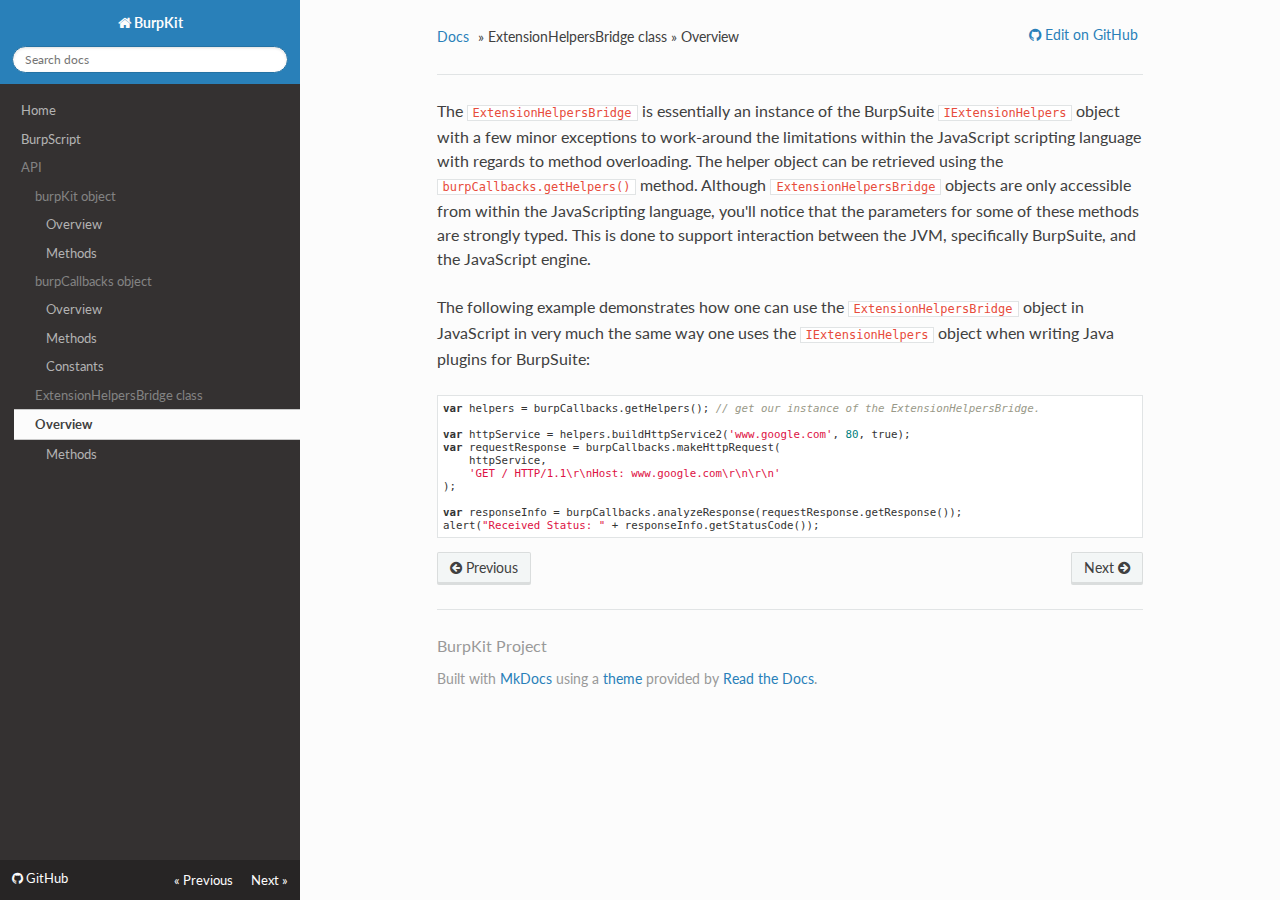
<file: API/helpers-overview/index.html>
<!DOCTYPE html>
<!--[if IE 8]><html class="no-js lt-ie9" lang="en" > <![endif]-->
<!--[if gt IE 8]><!--> <html class="no-js" lang="en" > <!--<![endif]-->
<head>
  <meta charset="utf-8">
  <meta name="viewport" content="width=device-width, initial-scale=1.0">
  
  <title>Overview - BurpKit</title>
  

  <link rel="shortcut icon" href="../../img/favicon.ico">

  
  <link href='https://fonts.googleapis.com/css?family=Lato:400,700|Roboto+Slab:400,700|Inconsolata:400,700' rel='stylesheet' type='text/css'>

  <link rel="stylesheet" href="../../css/theme.css" type="text/css" />
  <link rel="stylesheet" href="../../css/theme_extra.css" type="text/css" />
  <link rel="stylesheet" href="../../css/highlight.css">

  
  <script>
    // Current page data
    var mkdocs_page_name = "Overview";
  </script>
  
  <script src="../../js/jquery-2.1.1.min.js"></script>
  <script src="../../js/modernizr-2.8.3.min.js"></script>
  <script type="text/javascript" src="../../js/highlight.pack.js"></script>
  <script src="../../js/theme.js"></script> 

  
</head>

<body class="wy-body-for-nav" role="document">

  <div class="wy-grid-for-nav">

    
    <nav data-toggle="wy-nav-shift" class="wy-nav-side stickynav">
      <div class="wy-side-nav-search">
        <a href="../.." class="icon icon-home"> BurpKit</a>
        <div role="search">
  <form id ="rtd-search-form" class="wy-form" action="../../search.html" method="get">
    <input type="text" name="q" placeholder="Search docs" />
  </form>
</div>
      </div>

      <div class="wy-menu wy-menu-vertical" data-spy="affix" role="navigation" aria-label="main navigation">
        <ul class="current">
          
            <li>
    <li class="toctree-l1 ">
        <a class="" href="../..">Home</a>
        
    </li>
<li>
          
            <li>
    <li class="toctree-l1 ">
        <a class="" href="../../burpScript/">BurpScript</a>
        
    </li>
<li>
          
            <li>
    <ul class="subnav">
    <li><span>API</span></li>

        
            
    <ul class="subnav">
    <li><span>burpKit object</span></li>

        
            
    <li class="toctree-l1 ">
        <a class="" href="../burpkit-overview/">Overview</a>
        
    </li>

        
            
    <li class="toctree-l1 ">
        <a class="" href="../burpkit-api/">Methods</a>
        
    </li>

        
    </ul>

        
            
    <ul class="subnav">
    <li><span>burpCallbacks object</span></li>

        
            
    <li class="toctree-l1 ">
        <a class="" href="../callbacks-overview/">Overview</a>
        
    </li>

        
            
    <li class="toctree-l1 ">
        <a class="" href="../callbacks-api/">Methods</a>
        
    </li>

        
            
    <li class="toctree-l1 ">
        <a class="" href="../callbacks-constants/">Constants</a>
        
    </li>

        
    </ul>

        
            
    <ul class="subnav">
    <li><span>ExtensionHelpersBridge class</span></li>

        
            
    <li class="toctree-l1 current">
        <a class="current" href="./">Overview</a>
        
            <ul>
            
            </ul>
        
    </li>

        
            
    <li class="toctree-l1 ">
        <a class="" href="../helpers-api/">Methods</a>
        
    </li>

        
    </ul>

        
    </ul>
<li>
          
        </ul>
      </div>
      &nbsp;
    </nav>

    <section data-toggle="wy-nav-shift" class="wy-nav-content-wrap">

      
      <nav class="wy-nav-top" role="navigation" aria-label="top navigation">
        <i data-toggle="wy-nav-top" class="fa fa-bars"></i>
        <a href="../..">BurpKit</a>
      </nav>

      
      <div class="wy-nav-content">
        <div class="rst-content">
          <div role="navigation" aria-label="breadcrumbs navigation">
  <ul class="wy-breadcrumbs">
    <li><a href="../..">Docs</a> &raquo;</li>
    
      
        
          <li>ExtensionHelpersBridge class &raquo;</li>
        
      
    
    <li>Overview</li>
    <li class="wy-breadcrumbs-aside">
      
        
          <a href="https://github.com/allfro/BurpKit" class="icon icon-github"> Edit on GitHub</a>
        
      
    </li>
  </ul>
  <hr/>
</div>
          <div role="main">
            <div class="section">
              
                <p>The <code>ExtensionHelpersBridge</code> is essentially an instance of the BurpSuite <code>IExtensionHelpers</code> object with a few minor exceptions to work-around the limitations within the JavaScript scripting language with regards to method overloading.  The helper object can be retrieved using the <code>burpCallbacks.getHelpers()</code> method. Although <code>ExtensionHelpersBridge</code> objects are only accessible from within the JavaScripting language, you'll notice that the parameters for some of these methods are strongly typed. This is done to support interaction between the JVM, specifically BurpSuite, and the JavaScript engine.</p>
<p>The following example demonstrates how one can use the <code>ExtensionHelpersBridge</code> object in JavaScript in very much the same way one uses the <code>IExtensionHelpers</code> object when writing Java plugins for BurpSuite:</p>
<pre><code class="javascript">var helpers = burpCallbacks.getHelpers(); // get our instance of the ExtensionHelpersBridge.

var httpService = helpers.buildHttpService2('www.google.com', 80, true); 
var requestResponse = burpCallbacks.makeHttpRequest(
    httpService, 
    'GET / HTTP/1.1\r\nHost: www.google.com\r\n\r\n'
);

var responseInfo = burpCallbacks.analyzeResponse(requestResponse.getResponse());
alert(&quot;Received Status: &quot; + responseInfo.getStatusCode());
</code></pre>
              
            </div>
          </div>
          <footer>
  
    <div class="rst-footer-buttons" role="navigation" aria-label="footer navigation">
      
        <a href="../helpers-api/" class="btn btn-neutral float-right" title="Methods"/>Next <span class="icon icon-circle-arrow-right"></span></a>
      
      
        <a href="../callbacks-constants/" class="btn btn-neutral" title="Constants"><span class="icon icon-circle-arrow-left"></span> Previous</a>
      
    </div>
  

  <hr/>

  <div role="contentinfo">
    <!-- Copyright etc -->
    
      <p>BurpKit Project</p>
    
  </div>

  Built with <a href="http://www.mkdocs.org">MkDocs</a> using a <a href="https://github.com/snide/sphinx_rtd_theme">theme</a> provided by <a href="https://readthedocs.org">Read the Docs</a>.
</footer>
	  
        </div>
      </div>

    </section>

  </div>

<div class="rst-versions" role="note" style="cursor: pointer">
    <span class="rst-current-version" data-toggle="rst-current-version">
      
          <a class="icon icon-github" style="float: left; color: #fcfcfc"> GitHub</a>
      
      
        <span><a href="../callbacks-constants/" style="color: #fcfcfc;">&laquo; Previous</a></span>
      
      
        <span style="margin-left: 15px"><a href="../helpers-api/" style="color: #fcfcfc">Next &raquo;</a></span>
      
    </span>
</div>

</body>
</html>
</file>
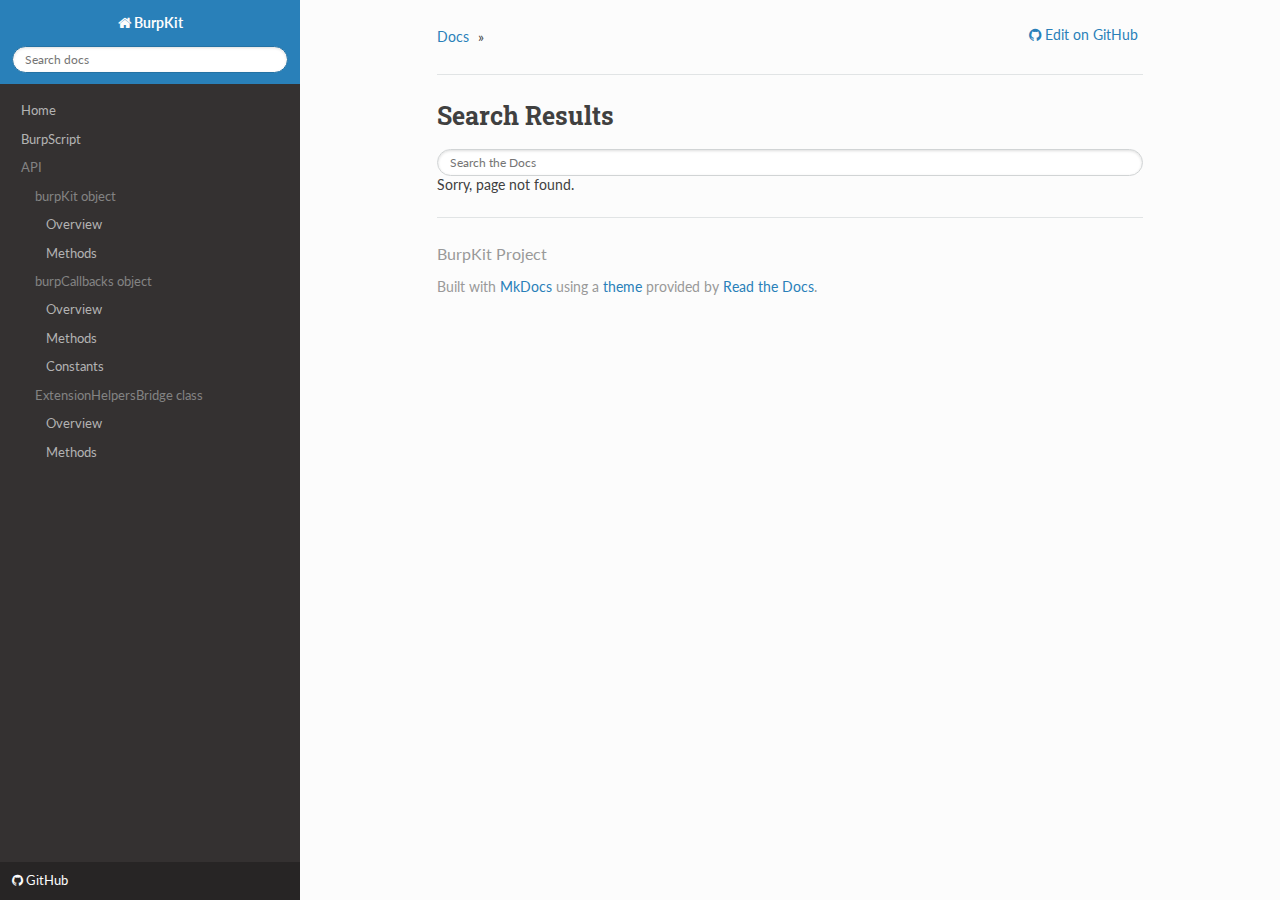
<file: search.html>
<!DOCTYPE html>
<!--[if IE 8]><html class="no-js lt-ie9" lang="en" > <![endif]-->
<!--[if gt IE 8]><!--> <html class="no-js" lang="en" > <!--<![endif]-->
<head>
  <meta charset="utf-8">
  <meta name="viewport" content="width=device-width, initial-scale=1.0">
  
  <title>BurpKit</title>
  

  <link rel="shortcut icon" href="./img/favicon.ico">

  
  <link href='https://fonts.googleapis.com/css?family=Lato:400,700|Roboto+Slab:400,700|Inconsolata:400,700' rel='stylesheet' type='text/css'>

  <link rel="stylesheet" href="./css/theme.css" type="text/css" />
  <link rel="stylesheet" href="./css/theme_extra.css" type="text/css" />
  <link rel="stylesheet" href="./css/highlight.css">

  
  <script src="./js/jquery-2.1.1.min.js"></script>
  <script src="./js/modernizr-2.8.3.min.js"></script>
  <script type="text/javascript" src="./js/highlight.pack.js"></script>
  <script src="./js/theme.js"></script>
  <script>var base_url = '.';</script>
  <script data-main="./mkdocs/js/search.js" src="./mkdocs/js/require.js"></script>


  
</head>

<body class="wy-body-for-nav" role="document">

  <div class="wy-grid-for-nav">

    
    <nav data-toggle="wy-nav-shift" class="wy-nav-side stickynav">
      <div class="wy-side-nav-search">
        <a href="." class="icon icon-home"> BurpKit</a>
        <div role="search">
  <form id ="rtd-search-form" class="wy-form" action="./search.html" method="get">
    <input type="text" name="q" placeholder="Search docs" />
  </form>
</div>
      </div>

      <div class="wy-menu wy-menu-vertical" data-spy="affix" role="navigation" aria-label="main navigation">
        <ul class="current">
          
            <li>
    <li class="toctree-l1 ">
        <a class="" href=".">Home</a>
        
    </li>
<li>
          
            <li>
    <li class="toctree-l1 ">
        <a class="" href="burpScript/">BurpScript</a>
        
    </li>
<li>
          
            <li>
    <ul class="subnav">
    <li><span>API</span></li>

        
            
    <ul class="subnav">
    <li><span>burpKit object</span></li>

        
            
    <li class="toctree-l1 ">
        <a class="" href="API/burpkit-overview/">Overview</a>
        
    </li>

        
            
    <li class="toctree-l1 ">
        <a class="" href="API/burpkit-api/">Methods</a>
        
    </li>

        
    </ul>

        
            
    <ul class="subnav">
    <li><span>burpCallbacks object</span></li>

        
            
    <li class="toctree-l1 ">
        <a class="" href="API/callbacks-overview/">Overview</a>
        
    </li>

        
            
    <li class="toctree-l1 ">
        <a class="" href="API/callbacks-api/">Methods</a>
        
    </li>

        
            
    <li class="toctree-l1 ">
        <a class="" href="API/callbacks-constants/">Constants</a>
        
    </li>

        
    </ul>

        
            
    <ul class="subnav">
    <li><span>ExtensionHelpersBridge class</span></li>

        
            
    <li class="toctree-l1 ">
        <a class="" href="API/helpers-overview/">Overview</a>
        
    </li>

        
            
    <li class="toctree-l1 ">
        <a class="" href="API/helpers-api/">Methods</a>
        
    </li>

        
    </ul>

        
    </ul>
<li>
          
        </ul>
      </div>
      &nbsp;
    </nav>

    <section data-toggle="wy-nav-shift" class="wy-nav-content-wrap">

      
      <nav class="wy-nav-top" role="navigation" aria-label="top navigation">
        <i data-toggle="wy-nav-top" class="fa fa-bars"></i>
        <a href=".">BurpKit</a>
      </nav>

      
      <div class="wy-nav-content">
        <div class="rst-content">
          <div role="navigation" aria-label="breadcrumbs navigation">
  <ul class="wy-breadcrumbs">
    <li><a href=".">Docs</a> &raquo;</li>
    
    
    <li class="wy-breadcrumbs-aside">
      
        
          <a href="https://github.com/allfro/BurpKit" class="icon icon-github"> Edit on GitHub</a>
        
      
    </li>
  </ul>
  <hr/>
</div>
          <div role="main">
            <div class="section">
              

  <h1 id="search">Search Results</h1>

  <form id="content_search" action="search.html">
    <span role="status" aria-live="polite" class="ui-helper-hidden-accessible"></span>
    <input name="q" id="mkdocs-search-query" type="text" class="search_input search-query ui-autocomplete-input" placeholder="Search the Docs" autocomplete="off" autofocus>
  </form>

  <div id="mkdocs-search-results">
    Sorry, page not found.
  </div>


            </div>
          </div>
          <footer>
  

  <hr/>

  <div role="contentinfo">
    <!-- Copyright etc -->
    
      <p>BurpKit Project</p>
    
  </div>

  Built with <a href="http://www.mkdocs.org">MkDocs</a> using a <a href="https://github.com/snide/sphinx_rtd_theme">theme</a> provided by <a href="https://readthedocs.org">Read the Docs</a>.
</footer>
	  
        </div>
      </div>

    </section>

  </div>

<div class="rst-versions" role="note" style="cursor: pointer">
    <span class="rst-current-version" data-toggle="rst-current-version">
      
          <a class="icon icon-github" style="float: left; color: #fcfcfc"> GitHub</a>
      
      
      
    </span>
</div>

</body>
</html>
</file>
<file: css/theme.css>
/*
 * This file is copied from the upstream ReadTheDocs Sphinx
 * theme. To aid upgradability this file should *not* be edited.
 * modifications we need should be included in theme_extra.css.
 *
 * https://github.com/rtfd/readthedocs.org/blob/master/media/css/sphinx_rtd_theme.css
 */

*{-webkit-box-sizing:border-box;-moz-box-sizing:border-box;box-sizing:border-box}article,aside,details,figcaption,figure,footer,header,hgroup,nav,section{display:block}audio,canvas,video{display:inline-block;*display:inline;*zoom:1}audio:not([controls]){display:none}[hidden]{display:none}*{-webkit-box-sizing:border-box;-moz-box-sizing:border-box;box-sizing:border-box}html{font-size:100%;-webkit-text-size-adjust:100%;-ms-text-size-adjust:100%}body{margin:0}a:hover,a:active{outline:0}abbr[title]{border-bottom:1px dotted}b,strong{font-weight:bold}blockquote{margin:0}dfn{font-style:italic}ins{background:#ff9;color:#000;text-decoration:none}mark{background:#ff0;color:#000;font-style:italic;font-weight:bold}pre,code,.rst-content tt,kbd,samp{font-family:monospace,serif;_font-family:"courier new",monospace;font-size:1em}pre{white-space:pre}q{quotes:none}q:before,q:after{content:"";content:none}small{font-size:85%}sub,sup{font-size:75%;line-height:0;position:relative;vertical-align:baseline}sup{top:-0.5em}sub{bottom:-0.25em}ul,ol,dl{margin:0;padding:0;list-style:none;list-style-image:none}li{list-style:none}dd{margin:0}img{border:0;-ms-interpolation-mode:bicubic;vertical-align:middle;max-width:100%}svg:not(:root){overflow:hidden}figure{margin:0}form{margin:0}fieldset{border:0;margin:0;padding:0}label{cursor:pointer}legend{border:0;*margin-left:-7px;padding:0;white-space:normal}button,input,select,textarea{font-size:100%;margin:0;vertical-align:baseline;*vertical-align:middle}button,input{line-height:normal}button,input[type="button"],input[type="reset"],input[type="submit"]{cursor:pointer;-webkit-appearance:button;*overflow:visible}button[disabled],input[disabled]{cursor:default}input[type="checkbox"],input[type="radio"]{box-sizing:border-box;padding:0;*width:13px;*height:13px}input[type="search"]{-webkit-appearance:textfield;-moz-box-sizing:content-box;-webkit-box-sizing:content-box;box-sizing:content-box}input[type="search"]::-webkit-search-decoration,input[type="search"]::-webkit-search-cancel-button{-webkit-appearance:none}button::-moz-focus-inner,input::-moz-focus-inner{border:0;padding:0}textarea{overflow:auto;vertical-align:top;resize:vertical}table{border-collapse:collapse;border-spacing:0}td{vertical-align:top}.chromeframe{margin:0.2em 0;background:#ccc;color:#000;padding:0.2em 0}.ir{display:block;border:0;text-indent:-999em;overflow:hidden;background-color:transparent;background-repeat:no-repeat;text-align:left;direction:ltr;*line-height:0}.ir br{display:none}.hidden{display:none !important;visibility:hidden}.visuallyhidden{border:0;clip:rect(0 0 0 0);height:1px;margin:-1px;overflow:hidden;padding:0;position:absolute;width:1px}.visuallyhidden.focusable:active,.visuallyhidden.focusable:focus{clip:auto;height:auto;margin:0;overflow:visible;position:static;width:auto}.invisible{visibility:hidden}.relative{position:relative}big,small{font-size:100%}@media print{html,body,section{background:none !important}*{box-shadow:none !important;text-shadow:none !important;filter:none !important;-ms-filter:none !important}a,a:visited{text-decoration:underline}.ir a:after,a[href^="javascript:"]:after,a[href^="#"]:after{content:""}pre,blockquote{page-break-inside:avoid}thead{display:table-header-group}tr,img{page-break-inside:avoid}img{max-width:100% !important}@page{margin:0.5cm}p,h2,h3{orphans:3;widows:3}h2,h3{page-break-after:avoid}}.fa:before,.rst-content .admonition-title:before,.rst-content h1 .headerlink:before,.rst-content h2 .headerlink:before,.rst-content h3 .headerlink:before,.rst-content h4 .headerlink:before,.rst-content h5 .headerlink:before,.rst-content h6 .headerlink:before,.rst-content dl dt .headerlink:before,.icon:before,.wy-dropdown .caret:before,.wy-inline-validate.wy-inline-validate-success .wy-input-context:before,.wy-inline-validate.wy-inline-validate-danger .wy-input-context:before,.wy-inline-validate.wy-inline-validate-warning .wy-input-context:before,.wy-inline-validate.wy-inline-validate-info .wy-input-context:before,.wy-alert,.rst-content .note,.rst-content .attention,.rst-content .caution,.rst-content .danger,.rst-content .error,.rst-content .hint,.rst-content .important,.rst-content .tip,.rst-content .warning,.rst-content .seealso,.rst-content .admonition-todo,.btn,input[type="text"],input[type="password"],input[type="email"],input[type="url"],input[type="date"],input[type="month"],input[type="time"],input[type="datetime"],input[type="datetime-local"],input[type="week"],input[type="number"],input[type="search"],input[type="tel"],input[type="color"],select,textarea,.wy-menu-vertical li.on a,.wy-menu-vertical li.current>a,.wy-side-nav-search>a,.wy-side-nav-search .wy-dropdown>a,.wy-nav-top a{-webkit-font-smoothing:antialiased}.clearfix{*zoom:1}.clearfix:before,.clearfix:after{display:table;content:""}.clearfix:after{clear:both}/*!
 *  Font Awesome 4.1.0 by @davegandy - http://fontawesome.io - @fontawesome
 *  License - http://fontawesome.io/license (Font: SIL OFL 1.1, CSS: MIT License)
 */@font-face{font-family:'FontAwesome';src:url("../fonts/fontawesome-webfont.eot?v=4.1.0");src:url("../fonts/fontawesome-webfont.eot?#iefix&v=4.1.0") format("embedded-opentype"),url("../fonts/fontawesome-webfont.woff?v=4.1.0") format("woff"),url("../fonts/fontawesome-webfont.ttf?v=4.1.0") format("truetype"),url("../fonts/fontawesome-webfont.svg?v=4.1.0#fontawesomeregular") format("svg");font-weight:normal;font-style:normal}.fa,.rst-content .admonition-title,.rst-content h1 .headerlink,.rst-content h2 .headerlink,.rst-content h3 .headerlink,.rst-content h4 .headerlink,.rst-content h5 .headerlink,.rst-content h6 .headerlink,.rst-content dl dt .headerlink,.icon{display:inline-block;font-family:FontAwesome;font-style:normal;font-weight:normal;line-height:1;-webkit-font-smoothing:antialiased;-moz-osx-font-smoothing:grayscale}.fa-lg{font-size:1.33333em;line-height:0.75em;vertical-align:-15%}.fa-2x{font-size:2em}.fa-3x{font-size:3em}.fa-4x{font-size:4em}.fa-5x{font-size:5em}.fa-fw{width:1.28571em;text-align:center}.fa-ul{padding-left:0;margin-left:2.14286em;list-style-type:none}.fa-ul>li{position:relative}.fa-li{position:absolute;left:-2.14286em;width:2.14286em;top:0.14286em;text-align:center}.fa-li.fa-lg{left:-1.85714em}.fa-border{padding:.2em .25em .15em;border:solid 0.08em #eee;border-radius:.1em}.pull-right{float:right}.pull-left{float:left}.fa.pull-left,.rst-content .pull-left.admonition-title,.rst-content h1 .pull-left.headerlink,.rst-content h2 .pull-left.headerlink,.rst-content h3 .pull-left.headerlink,.rst-content h4 .pull-left.headerlink,.rst-content h5 .pull-left.headerlink,.rst-content h6 .pull-left.headerlink,.rst-content dl dt .pull-left.headerlink,.pull-left.icon{margin-right:.3em}.fa.pull-right,.rst-content .pull-right.admonition-title,.rst-content h1 .pull-right.headerlink,.rst-content h2 .pull-right.headerlink,.rst-content h3 .pull-right.headerlink,.rst-content h4 .pull-right.headerlink,.rst-content h5 .pull-right.headerlink,.rst-content h6 .pull-right.headerlink,.rst-content dl dt .pull-right.headerlink,.pull-right.icon{margin-left:.3em}.fa-spin{-webkit-animation:spin 2s infinite linear;-moz-animation:spin 2s infinite linear;-o-animation:spin 2s infinite linear;animation:spin 2s infinite linear}@-moz-keyframes spin{0%{-moz-transform:rotate(0deg)}100%{-moz-transform:rotate(359deg)}}@-webkit-keyframes spin{0%{-webkit-transform:rotate(0deg)}100%{-webkit-transform:rotate(359deg)}}@-o-keyframes spin{0%{-o-transform:rotate(0deg)}100%{-o-transform:rotate(359deg)}}@keyframes spin{0%{-webkit-transform:rotate(0deg);transform:rotate(0deg)}100%{-webkit-transform:rotate(359deg);transform:rotate(359deg)}}.fa-rotate-90{filter:progid:DXImageTransform.Microsoft.BasicImage(rotation=1);-webkit-transform:rotate(90deg);-moz-transform:rotate(90deg);-ms-transform:rotate(90deg);-o-transform:rotate(90deg);transform:rotate(90deg)}.fa-rotate-180{filter:progid:DXImageTransform.Microsoft.BasicImage(rotation=2);-webkit-transform:rotate(180deg);-moz-transform:rotate(180deg);-ms-transform:rotate(180deg);-o-transform:rotate(180deg);transform:rotate(180deg)}.fa-rotate-270{filter:progid:DXImageTransform.Microsoft.BasicImage(rotation=3);-webkit-transform:rotate(270deg);-moz-transform:rotate(270deg);-ms-transform:rotate(270deg);-o-transform:rotate(270deg);transform:rotate(270deg)}.fa-flip-horizontal{filter:progid:DXImageTransform.Microsoft.BasicImage(rotation=0);-webkit-transform:scale(-1, 1);-moz-transform:scale(-1, 1);-ms-transform:scale(-1, 1);-o-transform:scale(-1, 1);transform:scale(-1, 1)}.fa-flip-vertical{filter:progid:DXImageTransform.Microsoft.BasicImage(rotation=2);-webkit-transform:scale(1, -1);-moz-transform:scale(1, -1);-ms-transform:scale(1, -1);-o-transform:scale(1, -1);transform:scale(1, -1)}.fa-stack{position:relative;display:inline-block;width:2em;height:2em;line-height:2em;vertical-align:middle}.fa-stack-1x,.fa-stack-2x{position:absolute;left:0;width:100%;text-align:center}.fa-stack-1x{line-height:inherit}.fa-stack-2x{font-size:2em}.fa-inverse{color:#fff}.fa-glass:before{content:""}.fa-music:before{content:""}.fa-search:before,.icon-search:before{content:""}.fa-envelope-o:before{content:""}.fa-heart:before{content:""}.fa-star:before{content:""}.fa-star-o:before{content:""}.fa-user:before{content:""}.fa-film:before{content:""}.fa-th-large:before{content:""}.fa-th:before{content:""}.fa-th-list:before{content:""}.fa-check:before{content:""}.fa-times:before{content:""}.fa-search-plus:before{content:""}.fa-search-minus:before{content:""}.fa-power-off:before{content:""}.fa-signal:before{content:""}.fa-gear:before,.fa-cog:before{content:""}.fa-trash-o:before{content:""}.fa-home:before,.icon-home:before{content:""}.fa-file-o:before{content:""}.fa-clock-o:before{content:""}.fa-road:before{content:""}.fa-download:before{content:""}.fa-arrow-circle-o-down:before{content:""}.fa-arrow-circle-o-up:before{content:""}.fa-inbox:before{content:""}.fa-play-circle-o:before{content:""}.fa-rotate-right:before,.fa-repeat:before{content:""}.fa-refresh:before{content:""}.fa-list-alt:before{content:""}.fa-lock:before{content:""}.fa-flag:before{content:""}.fa-headphones:before{content:""}.fa-volume-off:before{content:""}.fa-volume-down:before{content:""}.fa-volume-up:before{content:""}.fa-qrcode:before{content:""}.fa-barcode:before{content:""}.fa-tag:before{content:""}.fa-tags:before{content:""}.fa-book:before,.icon-book:before{content:""}.fa-bookmark:before{content:""}.fa-print:before{content:""}.fa-camera:before{content:""}.fa-font:before{content:""}.fa-bold:before{content:""}.fa-italic:before{content:""}.fa-text-height:before{content:""}.fa-text-width:before{content:""}.fa-align-left:before{content:""}.fa-align-center:before{content:""}.fa-align-right:before{content:""}.fa-align-justify:before{content:""}.fa-list:before{content:""}.fa-dedent:before,.fa-outdent:before{content:""}.fa-indent:before{content:""}.fa-video-camera:before{content:""}.fa-photo:before,.fa-image:before,.fa-picture-o:before{content:""}.fa-pencil:before{content:""}.fa-map-marker:before{content:""}.fa-adjust:before{content:""}.fa-tint:before{content:""}.fa-edit:before,.fa-pencil-square-o:before{content:""}.fa-share-square-o:before{content:""}.fa-check-square-o:before{content:""}.fa-arrows:before{content:""}.fa-step-backward:before{content:""}.fa-fast-backward:before{content:""}.fa-backward:before{content:""}.fa-play:before{content:""}.fa-pause:before{content:""}.fa-stop:before{content:""}.fa-forward:before{content:""}.fa-fast-forward:before{content:""}.fa-step-forward:before{content:""}.fa-eject:before{content:""}.fa-chevron-left:before{content:""}.fa-chevron-right:before{content:""}.fa-plus-circle:before{content:""}.fa-minus-circle:before{content:""}.fa-times-circle:before,.wy-inline-validate.wy-inline-validate-danger .wy-input-context:before{content:""}.fa-check-circle:before,.wy-inline-validate.wy-inline-validate-success .wy-input-context:before{content:""}.fa-question-circle:before{content:""}.fa-info-circle:before{content:""}.fa-crosshairs:before{content:""}.fa-times-circle-o:before{content:""}.fa-check-circle-o:before{content:""}.fa-ban:before{content:""}.fa-arrow-left:before{content:""}.fa-arrow-right:before{content:""}.fa-arrow-up:before{content:""}.fa-arrow-down:before{content:""}.fa-mail-forward:before,.fa-share:before{content:""}.fa-expand:before{content:""}.fa-compress:before{content:""}.fa-plus:before{content:""}.fa-minus:before{content:""}.fa-asterisk:before{content:""}.fa-exclamation-circle:before,.wy-inline-validate.wy-inline-validate-warning .wy-input-context:before,.wy-inline-validate.wy-inline-validate-info .wy-input-context:before,.rst-content .admonition-title:before{content:""}.fa-gift:before{content:""}.fa-leaf:before{content:""}.fa-fire:before,.icon-fire:before{content:""}.fa-eye:before{content:""}.fa-eye-slash:before{content:""}.fa-warning:before,.fa-exclamation-triangle:before{content:""}.fa-plane:before{content:""}.fa-calendar:before{content:""}.fa-random:before{content:""}.fa-comment:before{content:""}.fa-magnet:before{content:""}.fa-chevron-up:before{content:""}.fa-chevron-down:before{content:""}.fa-retweet:before{content:""}.fa-shopping-cart:before{content:""}.fa-folder:before{content:""}.fa-folder-open:before{content:""}.fa-arrows-v:before{content:""}.fa-arrows-h:before{content:""}.fa-bar-chart-o:before{content:""}.fa-twitter-square:before{content:""}.fa-facebook-square:before{content:""}.fa-camera-retro:before{content:""}.fa-key:before{content:""}.fa-gears:before,.fa-cogs:before{content:""}.fa-comments:before{content:""}.fa-thumbs-o-up:before{content:""}.fa-thumbs-o-down:before{content:""}.fa-star-half:before{content:""}.fa-heart-o:before{content:""}.fa-sign-out:before{content:""}.fa-linkedin-square:before{content:""}.fa-thumb-tack:before{content:""}.fa-external-link:before{content:""}.fa-sign-in:before{content:""}.fa-trophy:before{content:""}.fa-github-square:before{content:""}.fa-upload:before{content:""}.fa-lemon-o:before{content:""}.fa-phone:before{content:""}.fa-square-o:before{content:""}.fa-bookmark-o:before{content:""}.fa-phone-square:before{content:""}.fa-twitter:before{content:""}.fa-facebook:before{content:""}.fa-github:before,.icon-github:before{content:""}.fa-unlock:before{content:""}.fa-credit-card:before{content:""}.fa-rss:before{content:""}.fa-hdd-o:before{content:""}.fa-bullhorn:before{content:""}.fa-bell:before{content:""}.fa-certificate:before{content:""}.fa-hand-o-right:before{content:""}.fa-hand-o-left:before{content:""}.fa-hand-o-up:before{content:""}.fa-hand-o-down:before{content:""}.fa-arrow-circle-left:before,.icon-circle-arrow-left:before{content:""}.fa-arrow-circle-right:before,.icon-circle-arrow-right:before{content:""}.fa-arrow-circle-up:before{content:""}.fa-arrow-circle-down:before{content:""}.fa-globe:before{content:""}.fa-wrench:before{content:""}.fa-tasks:before{content:""}.fa-filter:before{content:""}.fa-briefcase:before{content:""}.fa-arrows-alt:before{content:""}.fa-group:before,.fa-users:before{content:""}.fa-chain:before,.fa-link:before,.icon-link:before{content:""}.fa-cloud:before{content:""}.fa-flask:before{content:""}.fa-cut:before,.fa-scissors:before{content:""}.fa-copy:before,.fa-files-o:before{content:""}.fa-paperclip:before{content:""}.fa-save:before,.fa-floppy-o:before{content:""}.fa-square:before{content:""}.fa-navicon:before,.fa-reorder:before,.fa-bars:before{content:""}.fa-list-ul:before{content:""}.fa-list-ol:before{content:""}.fa-strikethrough:before{content:""}.fa-underline:before{content:""}.fa-table:before{content:""}.fa-magic:before{content:""}.fa-truck:before{content:""}.fa-pinterest:before{content:""}.fa-pinterest-square:before{content:""}.fa-google-plus-square:before{content:""}.fa-google-plus:before{content:""}.fa-money:before{content:""}.fa-caret-down:before,.wy-dropdown .caret:before,.icon-caret-down:before{content:""}.fa-caret-up:before{content:""}.fa-caret-left:before{content:""}.fa-caret-right:before{content:""}.fa-columns:before{content:""}.fa-unsorted:before,.fa-sort:before{content:""}.fa-sort-down:before,.fa-sort-desc:before{content:""}.fa-sort-up:before,.fa-sort-asc:before{content:""}.fa-envelope:before{content:""}.fa-linkedin:before{content:""}.fa-rotate-left:before,.fa-undo:before{content:""}.fa-legal:before,.fa-gavel:before{content:""}.fa-dashboard:before,.fa-tachometer:before{content:""}.fa-comment-o:before{content:""}.fa-comments-o:before{content:""}.fa-flash:before,.fa-bolt:before{content:""}.fa-sitemap:before{content:""}.fa-umbrella:before{content:""}.fa-paste:before,.fa-clipboard:before{content:""}.fa-lightbulb-o:before{content:""}.fa-exchange:before{content:""}.fa-cloud-download:before{content:""}.fa-cloud-upload:before{content:""}.fa-user-md:before{content:""}.fa-stethoscope:before{content:""}.fa-suitcase:before{content:""}.fa-bell-o:before{content:""}.fa-coffee:before{content:""}.fa-cutlery:before{content:""}.fa-file-text-o:before{content:""}.fa-building-o:before{content:""}.fa-hospital-o:before{content:""}.fa-ambulance:before{content:""}.fa-medkit:before{content:""}.fa-fighter-jet:before{content:""}.fa-beer:before{content:""}.fa-h-square:before{content:""}.fa-plus-square:before{content:""}.fa-angle-double-left:before{content:""}.fa-angle-double-right:before{content:""}.fa-angle-double-up:before{content:""}.fa-angle-double-down:before{content:""}.fa-angle-left:before{content:""}.fa-angle-right:before{content:""}.fa-angle-up:before{content:""}.fa-angle-down:before{content:""}.fa-desktop:before{content:""}.fa-laptop:before{content:""}.fa-tablet:before{content:""}.fa-mobile-phone:before,.fa-mobile:before{content:""}.fa-circle-o:before{content:""}.fa-quote-left:before{content:""}.fa-quote-right:before{content:""}.fa-spinner:before{content:""}.fa-circle:before{content:""}.fa-mail-reply:before,.fa-reply:before{content:""}.fa-github-alt:before{content:""}.fa-folder-o:before{content:""}.fa-folder-open-o:before{content:""}.fa-smile-o:before{content:""}.fa-frown-o:before{content:""}.fa-meh-o:before{content:""}.fa-gamepad:before{content:""}.fa-keyboard-o:before{content:""}.fa-flag-o:before{content:""}.fa-flag-checkered:before{content:""}.fa-terminal:before{content:""}.fa-code:before{content:""}.fa-mail-reply-all:before,.fa-reply-all:before{content:""}.fa-star-half-empty:before,.fa-star-half-full:before,.fa-star-half-o:before{content:""}.fa-location-arrow:before{content:""}.fa-crop:before{content:""}.fa-code-fork:before{content:""}.fa-unlink:before,.fa-chain-broken:before{content:""}.fa-question:before{content:""}.fa-info:before{content:""}.fa-exclamation:before{content:""}.fa-superscript:before{content:""}.fa-subscript:before{content:""}.fa-eraser:before{content:""}.fa-puzzle-piece:before{content:""}.fa-microphone:before{content:""}.fa-microphone-slash:before{content:""}.fa-shield:before{content:""}.fa-calendar-o:before{content:""}.fa-fire-extinguisher:before{content:""}.fa-rocket:before{content:""}.fa-maxcdn:before{content:""}.fa-chevron-circle-left:before{content:""}.fa-chevron-circle-right:before{content:""}.fa-chevron-circle-up:before{content:""}.fa-chevron-circle-down:before{content:""}.fa-html5:before{content:""}.fa-css3:before{content:""}.fa-anchor:before{content:""}.fa-unlock-alt:before{content:""}.fa-bullseye:before{content:""}.fa-ellipsis-h:before{content:""}.fa-ellipsis-v:before{content:""}.fa-rss-square:before{content:""}.fa-play-circle:before{content:""}.fa-ticket:before{content:""}.fa-minus-square:before{content:""}.fa-minus-square-o:before{content:""}.fa-level-up:before{content:""}.fa-level-down:before{content:""}.fa-check-square:before{content:""}.fa-pencil-square:before{content:""}.fa-external-link-square:before{content:""}.fa-share-square:before{content:""}.fa-compass:before{content:""}.fa-toggle-down:before,.fa-caret-square-o-down:before{content:""}.fa-toggle-up:before,.fa-caret-square-o-up:before{content:""}.fa-toggle-right:before,.fa-caret-square-o-right:before{content:""}.fa-euro:before,.fa-eur:before{content:""}.fa-gbp:before{content:""}.fa-dollar:before,.fa-usd:before{content:""}.fa-rupee:before,.fa-inr:before{content:""}.fa-cny:before,.fa-rmb:before,.fa-yen:before,.fa-jpy:before{content:""}.fa-ruble:before,.fa-rouble:before,.fa-rub:before{content:""}.fa-won:before,.fa-krw:before{content:""}.fa-bitcoin:before,.fa-btc:before{content:""}.fa-file:before{content:""}.fa-file-text:before{content:""}.fa-sort-alpha-asc:before{content:""}.fa-sort-alpha-desc:before{content:""}.fa-sort-amount-asc:before{content:""}.fa-sort-amount-desc:before{content:""}.fa-sort-numeric-asc:before{content:""}.fa-sort-numeric-desc:before{content:""}.fa-thumbs-up:before{content:""}.fa-thumbs-down:before{content:""}.fa-youtube-square:before{content:""}.fa-youtube:before{content:""}.fa-xing:before{content:""}.fa-xing-square:before{content:""}.fa-youtube-play:before{content:""}.fa-dropbox:before{content:""}.fa-stack-overflow:before{content:""}.fa-instagram:before{content:""}.fa-flickr:before{content:""}.fa-adn:before{content:""}.fa-bitbucket:before,.icon-bitbucket:before{content:""}.fa-bitbucket-square:before{content:""}.fa-tumblr:before{content:""}.fa-tumblr-square:before{content:""}.fa-long-arrow-down:before{content:""}.fa-long-arrow-up:before{content:""}.fa-long-arrow-left:before{content:""}.fa-long-arrow-right:before{content:""}.fa-apple:before{content:""}.fa-windows:before{content:""}.fa-android:before{content:""}.fa-linux:before{content:""}.fa-dribbble:before{content:""}.fa-skype:before{content:""}.fa-foursquare:before{content:""}.fa-trello:before{content:""}.fa-female:before{content:""}.fa-male:before{content:""}.fa-gittip:before{content:""}.fa-sun-o:before{content:""}.fa-moon-o:before{content:""}.fa-archive:before{content:""}.fa-bug:before{content:""}.fa-vk:before{content:""}.fa-weibo:before{content:""}.fa-renren:before{content:""}.fa-pagelines:before{content:""}.fa-stack-exchange:before{content:""}.fa-arrow-circle-o-right:before{content:""}.fa-arrow-circle-o-left:before{content:""}.fa-toggle-left:before,.fa-caret-square-o-left:before{content:""}.fa-dot-circle-o:before{content:""}.fa-wheelchair:before{content:""}.fa-vimeo-square:before{content:""}.fa-turkish-lira:before,.fa-try:before{content:""}.fa-plus-square-o:before{content:""}.fa-space-shuttle:before{content:""}.fa-slack:before{content:""}.fa-envelope-square:before{content:""}.fa-wordpress:before{content:""}.fa-openid:before{content:""}.fa-institution:before,.fa-bank:before,.fa-university:before{content:""}.fa-mortar-board:before,.fa-graduation-cap:before{content:""}.fa-yahoo:before{content:""}.fa-google:before{content:""}.fa-reddit:before{content:""}.fa-reddit-square:before{content:""}.fa-stumbleupon-circle:before{content:""}.fa-stumbleupon:before{content:""}.fa-delicious:before{content:""}.fa-digg:before{content:""}.fa-pied-piper-square:before,.fa-pied-piper:before{content:""}.fa-pied-piper-alt:before{content:""}.fa-drupal:before{content:""}.fa-joomla:before{content:""}.fa-language:before{content:""}.fa-fax:before{content:""}.fa-building:before{content:""}.fa-child:before{content:""}.fa-paw:before{content:""}.fa-spoon:before{content:""}.fa-cube:before{content:""}.fa-cubes:before{content:""}.fa-behance:before{content:""}.fa-behance-square:before{content:""}.fa-steam:before{content:""}.fa-steam-square:before{content:""}.fa-recycle:before{content:""}.fa-automobile:before,.fa-car:before{content:""}.fa-cab:before,.fa-taxi:before{content:""}.fa-tree:before{content:""}.fa-spotify:before{content:""}.fa-deviantart:before{content:""}.fa-soundcloud:before{content:""}.fa-database:before{content:""}.fa-file-pdf-o:before{content:""}.fa-file-word-o:before{content:""}.fa-file-excel-o:before{content:""}.fa-file-powerpoint-o:before{content:""}.fa-file-photo-o:before,.fa-file-picture-o:before,.fa-file-image-o:before{content:""}.fa-file-zip-o:before,.fa-file-archive-o:before{content:""}.fa-file-sound-o:before,.fa-file-audio-o:before{content:""}.fa-file-movie-o:before,.fa-file-video-o:before{content:""}.fa-file-code-o:before{content:""}.fa-vine:before{content:""}.fa-codepen:before{content:""}.fa-jsfiddle:before{content:""}.fa-life-bouy:before,.fa-life-saver:before,.fa-support:before,.fa-life-ring:before{content:""}.fa-circle-o-notch:before{content:""}.fa-ra:before,.fa-rebel:before{content:""}.fa-ge:before,.fa-empire:before{content:""}.fa-git-square:before{content:""}.fa-git:before{content:""}.fa-hacker-news:before{content:""}.fa-tencent-weibo:before{content:""}.fa-qq:before{content:""}.fa-wechat:before,.fa-weixin:before{content:""}.fa-send:before,.fa-paper-plane:before{content:""}.fa-send-o:before,.fa-paper-plane-o:before{content:""}.fa-history:before{content:""}.fa-circle-thin:before{content:""}.fa-header:before{content:""}.fa-paragraph:before{content:""}.fa-sliders:before{content:""}.fa-share-alt:before{content:""}.fa-share-alt-square:before{content:""}.fa-bomb:before{content:""}.fa,.rst-content .admonition-title,.rst-content h1 .headerlink,.rst-content h2 .headerlink,.rst-content h3 .headerlink,.rst-content h4 .headerlink,.rst-content h5 .headerlink,.rst-content h6 .headerlink,.rst-content dl dt .headerlink,.icon,.wy-dropdown .caret,.wy-inline-validate.wy-inline-validate-success .wy-input-context,.wy-inline-validate.wy-inline-validate-danger .wy-input-context,.wy-inline-validate.wy-inline-validate-warning .wy-input-context,.wy-inline-validate.wy-inline-validate-info .wy-input-context{font-family:inherit}.fa:before,.rst-content .admonition-title:before,.rst-content h1 .headerlink:before,.rst-content h2 .headerlink:before,.rst-content h3 .headerlink:before,.rst-content h4 .headerlink:before,.rst-content h5 .headerlink:before,.rst-content h6 .headerlink:before,.rst-content dl dt .headerlink:before,.icon:before,.wy-dropdown .caret:before,.wy-inline-validate.wy-inline-validate-success .wy-input-context:before,.wy-inline-validate.wy-inline-validate-danger .wy-input-context:before,.wy-inline-validate.wy-inline-validate-warning .wy-input-context:before,.wy-inline-validate.wy-inline-validate-info .wy-input-context:before{font-family:"FontAwesome";display:inline-block;font-style:normal;font-weight:normal;line-height:1;text-decoration:inherit}a .fa,a .rst-content .admonition-title,.rst-content a .admonition-title,a .rst-content h1 .headerlink,.rst-content h1 a .headerlink,a .rst-content h2 .headerlink,.rst-content h2 a .headerlink,a .rst-content h3 .headerlink,.rst-content h3 a .headerlink,a .rst-content h4 .headerlink,.rst-content h4 a .headerlink,a .rst-content h5 .headerlink,.rst-content h5 a .headerlink,a .rst-content h6 .headerlink,.rst-content h6 a .headerlink,a .rst-content dl dt .headerlink,.rst-content dl dt a .headerlink,a .icon{display:inline-block;text-decoration:inherit}.btn .fa,.btn .rst-content .admonition-title,.rst-content .btn .admonition-title,.btn .rst-content h1 .headerlink,.rst-content h1 .btn .headerlink,.btn .rst-content h2 .headerlink,.rst-content h2 .btn .headerlink,.btn .rst-content h3 .headerlink,.rst-content h3 .btn .headerlink,.btn .rst-content h4 .headerlink,.rst-content h4 .btn .headerlink,.btn .rst-content h5 .headerlink,.rst-content h5 .btn .headerlink,.btn .rst-content h6 .headerlink,.rst-content h6 .btn .headerlink,.btn .rst-content dl dt .headerlink,.rst-content dl dt .btn .headerlink,.btn .icon,.nav .fa,.nav .rst-content .admonition-title,.rst-content .nav .admonition-title,.nav .rst-content h1 .headerlink,.rst-content h1 .nav .headerlink,.nav .rst-content h2 .headerlink,.rst-content h2 .nav .headerlink,.nav .rst-content h3 .headerlink,.rst-content h3 .nav .headerlink,.nav .rst-content h4 .headerlink,.rst-content h4 .nav .headerlink,.nav .rst-content h5 .headerlink,.rst-content h5 .nav .headerlink,.nav .rst-content h6 .headerlink,.rst-content h6 .nav .headerlink,.nav .rst-content dl dt .headerlink,.rst-content dl dt .nav .headerlink,.nav .icon{display:inline}.btn .fa.fa-large,.btn .rst-content .fa-large.admonition-title,.rst-content .btn .fa-large.admonition-title,.btn .rst-content h1 .fa-large.headerlink,.rst-content h1 .btn .fa-large.headerlink,.btn .rst-content h2 .fa-large.headerlink,.rst-content h2 .btn .fa-large.headerlink,.btn .rst-content h3 .fa-large.headerlink,.rst-content h3 .btn .fa-large.headerlink,.btn .rst-content h4 .fa-large.headerlink,.rst-content h4 .btn .fa-large.headerlink,.btn .rst-content h5 .fa-large.headerlink,.rst-content h5 .btn .fa-large.headerlink,.btn .rst-content h6 .fa-large.headerlink,.rst-content h6 .btn .fa-large.headerlink,.btn .rst-content dl dt .fa-large.headerlink,.rst-content dl dt .btn .fa-large.headerlink,.btn .fa-large.icon,.nav .fa.fa-large,.nav .rst-content .fa-large.admonition-title,.rst-content .nav .fa-large.admonition-title,.nav .rst-content h1 .fa-large.headerlink,.rst-content h1 .nav .fa-large.headerlink,.nav .rst-content h2 .fa-large.headerlink,.rst-content h2 .nav .fa-large.headerlink,.nav .rst-content h3 .fa-large.headerlink,.rst-content h3 .nav .fa-large.headerlink,.nav .rst-content h4 .fa-large.headerlink,.rst-content h4 .nav .fa-large.headerlink,.nav .rst-content h5 .fa-large.headerlink,.rst-content h5 .nav .fa-large.headerlink,.nav .rst-content h6 .fa-large.headerlink,.rst-content h6 .nav .fa-large.headerlink,.nav .rst-content dl dt .fa-large.headerlink,.rst-content dl dt .nav .fa-large.headerlink,.nav .fa-large.icon{line-height:0.9em}.btn .fa.fa-spin,.btn .rst-content .fa-spin.admonition-title,.rst-content .btn .fa-spin.admonition-title,.btn .rst-content h1 .fa-spin.headerlink,.rst-content h1 .btn .fa-spin.headerlink,.btn .rst-content h2 .fa-spin.headerlink,.rst-content h2 .btn .fa-spin.headerlink,.btn .rst-content h3 .fa-spin.headerlink,.rst-content h3 .btn .fa-spin.headerlink,.btn .rst-content h4 .fa-spin.headerlink,.rst-content h4 .btn .fa-spin.headerlink,.btn .rst-content h5 .fa-spin.headerlink,.rst-content h5 .btn .fa-spin.headerlink,.btn .rst-content h6 .fa-spin.headerlink,.rst-content h6 .btn .fa-spin.headerlink,.btn .rst-content dl dt .fa-spin.headerlink,.rst-content dl dt .btn .fa-spin.headerlink,.btn .fa-spin.icon,.nav .fa.fa-spin,.nav .rst-content .fa-spin.admonition-title,.rst-content .nav .fa-spin.admonition-title,.nav .rst-content h1 .fa-spin.headerlink,.rst-content h1 .nav .fa-spin.headerlink,.nav .rst-content h2 .fa-spin.headerlink,.rst-content h2 .nav .fa-spin.headerlink,.nav .rst-content h3 .fa-spin.headerlink,.rst-content h3 .nav .fa-spin.headerlink,.nav .rst-content h4 .fa-spin.headerlink,.rst-content h4 .nav .fa-spin.headerlink,.nav .rst-content h5 .fa-spin.headerlink,.rst-content h5 .nav .fa-spin.headerlink,.nav .rst-content h6 .fa-spin.headerlink,.rst-content h6 .nav .fa-spin.headerlink,.nav .rst-content dl dt .fa-spin.headerlink,.rst-content dl dt .nav .fa-spin.headerlink,.nav .fa-spin.icon{display:inline-block}.btn.fa:before,.rst-content .btn.admonition-title:before,.rst-content h1 .btn.headerlink:before,.rst-content h2 .btn.headerlink:before,.rst-content h3 .btn.headerlink:before,.rst-content h4 .btn.headerlink:before,.rst-content h5 .btn.headerlink:before,.rst-content h6 .btn.headerlink:before,.rst-content dl dt .btn.headerlink:before,.btn.icon:before{opacity:0.5;-webkit-transition:opacity 0.05s ease-in;-moz-transition:opacity 0.05s ease-in;transition:opacity 0.05s ease-in}.btn.fa:hover:before,.rst-content .btn.admonition-title:hover:before,.rst-content h1 .btn.headerlink:hover:before,.rst-content h2 .btn.headerlink:hover:before,.rst-content h3 .btn.headerlink:hover:before,.rst-content h4 .btn.headerlink:hover:before,.rst-content h5 .btn.headerlink:hover:before,.rst-content h6 .btn.headerlink:hover:before,.rst-content dl dt .btn.headerlink:hover:before,.btn.icon:hover:before{opacity:1}.btn-mini .fa:before,.btn-mini .rst-content .admonition-title:before,.rst-content .btn-mini .admonition-title:before,.btn-mini .rst-content h1 .headerlink:before,.rst-content h1 .btn-mini .headerlink:before,.btn-mini .rst-content h2 .headerlink:before,.rst-content h2 .btn-mini .headerlink:before,.btn-mini .rst-content h3 .headerlink:before,.rst-content h3 .btn-mini .headerlink:before,.btn-mini .rst-content h4 .headerlink:before,.rst-content h4 .btn-mini .headerlink:before,.btn-mini .rst-content h5 .headerlink:before,.rst-content h5 .btn-mini .headerlink:before,.btn-mini .rst-content h6 .headerlink:before,.rst-content h6 .btn-mini .headerlink:before,.btn-mini .rst-content dl dt .headerlink:before,.rst-content dl dt .btn-mini .headerlink:before,.btn-mini .icon:before{font-size:14px;vertical-align:-15%}.wy-alert,.rst-content .note,.rst-content .attention,.rst-content .caution,.rst-content .danger,.rst-content .error,.rst-content .hint,.rst-content .important,.rst-content .tip,.rst-content .warning,.rst-content .seealso,.rst-content .admonition-todo{padding:12px;line-height:24px;margin-bottom:24px;background:#e7f2fa}.wy-alert-title,.rst-content .admonition-title{color:#fff;font-weight:bold;display:block;color:#fff;background:#6ab0de;margin:-12px;padding:6px 12px;margin-bottom:12px}.wy-alert.wy-alert-danger,.rst-content .wy-alert-danger.note,.rst-content .wy-alert-danger.attention,.rst-content .wy-alert-danger.caution,.rst-content .danger,.rst-content .error,.rst-content .wy-alert-danger.hint,.rst-content .wy-alert-danger.important,.rst-content .wy-alert-danger.tip,.rst-content .wy-alert-danger.warning,.rst-content .wy-alert-danger.seealso,.rst-content .wy-alert-danger.admonition-todo{background:#fdf3f2}.wy-alert.wy-alert-danger .wy-alert-title,.rst-content .wy-alert-danger.note .wy-alert-title,.rst-content .wy-alert-danger.attention .wy-alert-title,.rst-content .wy-alert-danger.caution .wy-alert-title,.rst-content .danger .wy-alert-title,.rst-content .error .wy-alert-title,.rst-content .wy-alert-danger.hint .wy-alert-title,.rst-content .wy-alert-danger.important .wy-alert-title,.rst-content .wy-alert-danger.tip .wy-alert-title,.rst-content .wy-alert-danger.warning .wy-alert-title,.rst-content .wy-alert-danger.seealso .wy-alert-title,.rst-content .wy-alert-danger.admonition-todo .wy-alert-title,.wy-alert.wy-alert-danger .rst-content .admonition-title,.rst-content .wy-alert.wy-alert-danger .admonition-title,.rst-content .wy-alert-danger.note .admonition-title,.rst-content .wy-alert-danger.attention .admonition-title,.rst-content .wy-alert-danger.caution .admonition-title,.rst-content .danger .admonition-title,.rst-content .error .admonition-title,.rst-content .wy-alert-danger.hint .admonition-title,.rst-content .wy-alert-danger.important .admonition-title,.rst-content .wy-alert-danger.tip .admonition-title,.rst-content .wy-alert-danger.warning .admonition-title,.rst-content .wy-alert-danger.seealso .admonition-title,.rst-content .wy-alert-danger.admonition-todo .admonition-title{background:#f29f97}.wy-alert.wy-alert-warning,.rst-content .wy-alert-warning.note,.rst-content .attention,.rst-content .caution,.rst-content .wy-alert-warning.danger,.rst-content .wy-alert-warning.error,.rst-content .wy-alert-warning.hint,.rst-content .wy-alert-warning.important,.rst-content .wy-alert-warning.tip,.rst-content .warning,.rst-content .wy-alert-warning.seealso,.rst-content .admonition-todo{background:#ffedcc}.wy-alert.wy-alert-warning .wy-alert-title,.rst-content .wy-alert-warning.note .wy-alert-title,.rst-content .attention .wy-alert-title,.rst-content .caution .wy-alert-title,.rst-content .wy-alert-warning.danger .wy-alert-title,.rst-content .wy-alert-warning.error .wy-alert-title,.rst-content .wy-alert-warning.hint .wy-alert-title,.rst-content .wy-alert-warning.important .wy-alert-title,.rst-content .wy-alert-warning.tip .wy-alert-title,.rst-content .warning .wy-alert-title,.rst-content .wy-alert-warning.seealso .wy-alert-title,.rst-content .admonition-todo .wy-alert-title,.wy-alert.wy-alert-warning .rst-content .admonition-title,.rst-content .wy-alert.wy-alert-warning .admonition-title,.rst-content .wy-alert-warning.note .admonition-title,.rst-content .attention .admonition-title,.rst-content .caution .admonition-title,.rst-content .wy-alert-warning.danger .admonition-title,.rst-content .wy-alert-warning.error .admonition-title,.rst-content .wy-alert-warning.hint .admonition-title,.rst-content .wy-alert-warning.important .admonition-title,.rst-content .wy-alert-warning.tip .admonition-title,.rst-content .warning .admonition-title,.rst-content .wy-alert-warning.seealso .admonition-title,.rst-content .admonition-todo .admonition-title{background:#f0b37e}.wy-alert.wy-alert-info,.rst-content .note,.rst-content .wy-alert-info.attention,.rst-content .wy-alert-info.caution,.rst-content .wy-alert-info.danger,.rst-content .wy-alert-info.error,.rst-content .wy-alert-info.hint,.rst-content .wy-alert-info.important,.rst-content .wy-alert-info.tip,.rst-content .wy-alert-info.warning,.rst-content .seealso,.rst-content .wy-alert-info.admonition-todo{background:#e7f2fa}.wy-alert.wy-alert-info .wy-alert-title,.rst-content .note .wy-alert-title,.rst-content .wy-alert-info.attention .wy-alert-title,.rst-content .wy-alert-info.caution .wy-alert-title,.rst-content .wy-alert-info.danger .wy-alert-title,.rst-content .wy-alert-info.error .wy-alert-title,.rst-content .wy-alert-info.hint .wy-alert-title,.rst-content .wy-alert-info.important .wy-alert-title,.rst-content .wy-alert-info.tip .wy-alert-title,.rst-content .wy-alert-info.warning .wy-alert-title,.rst-content .seealso .wy-alert-title,.rst-content .wy-alert-info.admonition-todo .wy-alert-title,.wy-alert.wy-alert-info .rst-content .admonition-title,.rst-content .wy-alert.wy-alert-info .admonition-title,.rst-content .note .admonition-title,.rst-content .wy-alert-info.attention .admonition-title,.rst-content .wy-alert-info.caution .admonition-title,.rst-content .wy-alert-info.danger .admonition-title,.rst-content .wy-alert-info.error .admonition-title,.rst-content .wy-alert-info.hint .admonition-title,.rst-content .wy-alert-info.important .admonition-title,.rst-content .wy-alert-info.tip .admonition-title,.rst-content .wy-alert-info.warning .admonition-title,.rst-content .seealso .admonition-title,.rst-content .wy-alert-info.admonition-todo .admonition-title{background:#6ab0de}.wy-alert.wy-alert-success,.rst-content .wy-alert-success.note,.rst-content .wy-alert-success.attention,.rst-content .wy-alert-success.caution,.rst-content .wy-alert-success.danger,.rst-content .wy-alert-success.error,.rst-content .hint,.rst-content .important,.rst-content .tip,.rst-content .wy-alert-success.warning,.rst-content .wy-alert-success.seealso,.rst-content .wy-alert-success.admonition-todo{background:#dbfaf4}.wy-alert.wy-alert-success .wy-alert-title,.rst-content .wy-alert-success.note .wy-alert-title,.rst-content .wy-alert-success.attention .wy-alert-title,.rst-content .wy-alert-success.caution .wy-alert-title,.rst-content .wy-alert-success.danger .wy-alert-title,.rst-content .wy-alert-success.error .wy-alert-title,.rst-content .hint .wy-alert-title,.rst-content .important .wy-alert-title,.rst-content .tip .wy-alert-title,.rst-content .wy-alert-success.warning .wy-alert-title,.rst-content .wy-alert-success.seealso .wy-alert-title,.rst-content .wy-alert-success.admonition-todo .wy-alert-title,.wy-alert.wy-alert-success .rst-content .admonition-title,.rst-content .wy-alert.wy-alert-success .admonition-title,.rst-content .wy-alert-success.note .admonition-title,.rst-content .wy-alert-success.attention .admonition-title,.rst-content .wy-alert-success.caution .admonition-title,.rst-content .wy-alert-success.danger .admonition-title,.rst-content .wy-alert-success.error .admonition-title,.rst-content .hint .admonition-title,.rst-content .important .admonition-title,.rst-content .tip .admonition-title,.rst-content .wy-alert-success.warning .admonition-title,.rst-content .wy-alert-success.seealso .admonition-title,.rst-content .wy-alert-success.admonition-todo .admonition-title{background:#1abc9c}.wy-alert.wy-alert-neutral,.rst-content .wy-alert-neutral.note,.rst-content .wy-alert-neutral.attention,.rst-content .wy-alert-neutral.caution,.rst-content .wy-alert-neutral.danger,.rst-content .wy-alert-neutral.error,.rst-content .wy-alert-neutral.hint,.rst-content .wy-alert-neutral.important,.rst-content .wy-alert-neutral.tip,.rst-content .wy-alert-neutral.warning,.rst-content .wy-alert-neutral.seealso,.rst-content .wy-alert-neutral.admonition-todo{background:#f3f6f6}.wy-alert.wy-alert-neutral .wy-alert-title,.rst-content .wy-alert-neutral.note .wy-alert-title,.rst-content .wy-alert-neutral.attention .wy-alert-title,.rst-content .wy-alert-neutral.caution .wy-alert-title,.rst-content .wy-alert-neutral.danger .wy-alert-title,.rst-content .wy-alert-neutral.error .wy-alert-title,.rst-content .wy-alert-neutral.hint .wy-alert-title,.rst-content .wy-alert-neutral.important .wy-alert-title,.rst-content .wy-alert-neutral.tip .wy-alert-title,.rst-content .wy-alert-neutral.warning .wy-alert-title,.rst-content .wy-alert-neutral.seealso .wy-alert-title,.rst-content .wy-alert-neutral.admonition-todo .wy-alert-title,.wy-alert.wy-alert-neutral .rst-content .admonition-title,.rst-content .wy-alert.wy-alert-neutral .admonition-title,.rst-content .wy-alert-neutral.note .admonition-title,.rst-content .wy-alert-neutral.attention .admonition-title,.rst-content .wy-alert-neutral.caution .admonition-title,.rst-content .wy-alert-neutral.danger .admonition-title,.rst-content .wy-alert-neutral.error .admonition-title,.rst-content .wy-alert-neutral.hint .admonition-title,.rst-content .wy-alert-neutral.important .admonition-title,.rst-content .wy-alert-neutral.tip .admonition-title,.rst-content .wy-alert-neutral.warning .admonition-title,.rst-content .wy-alert-neutral.seealso .admonition-title,.rst-content .wy-alert-neutral.admonition-todo .admonition-title{color:#404040;background:#e1e4e5}.wy-alert.wy-alert-neutral a,.rst-content .wy-alert-neutral.note a,.rst-content .wy-alert-neutral.attention a,.rst-content .wy-alert-neutral.caution a,.rst-content .wy-alert-neutral.danger a,.rst-content .wy-alert-neutral.error a,.rst-content .wy-alert-neutral.hint a,.rst-content .wy-alert-neutral.important a,.rst-content .wy-alert-neutral.tip a,.rst-content .wy-alert-neutral.warning a,.rst-content .wy-alert-neutral.seealso a,.rst-content .wy-alert-neutral.admonition-todo a{color:#2980B9}.wy-alert p:last-child,.rst-content .note p:last-child,.rst-content .attention p:last-child,.rst-content .caution p:last-child,.rst-content .danger p:last-child,.rst-content .error p:last-child,.rst-content .hint p:last-child,.rst-content .important p:last-child,.rst-content .tip p:last-child,.rst-content .warning p:last-child,.rst-content .seealso p:last-child,.rst-content .admonition-todo p:last-child{margin-bottom:0}.wy-tray-container{position:fixed;bottom:0px;left:0;z-index:600}.wy-tray-container li{display:block;width:300px;background:transparent;color:#fff;text-align:center;box-shadow:0 5px 5px 0 rgba(0,0,0,0.1);padding:0 24px;min-width:20%;opacity:0;height:0;line-height:56px;overflow:hidden;-webkit-transition:all 0.3s ease-in;-moz-transition:all 0.3s ease-in;transition:all 0.3s ease-in}.wy-tray-container li.wy-tray-item-success{background:#27AE60}.wy-tray-container li.wy-tray-item-info{background:#2980B9}.wy-tray-container li.wy-tray-item-warning{background:#E67E22}.wy-tray-container li.wy-tray-item-danger{background:#E74C3C}.wy-tray-container li.on{opacity:1;height:56px}@media screen and (max-width: 768px){.wy-tray-container{bottom:auto;top:0;width:100%}.wy-tray-container li{width:100%}}button{font-size:100%;margin:0;vertical-align:baseline;*vertical-align:middle;cursor:pointer;line-height:normal;-webkit-appearance:button;*overflow:visible}button::-moz-focus-inner,input::-moz-focus-inner{border:0;padding:0}button[disabled]{cursor:default}.btn{display:inline-block;border-radius:2px;line-height:normal;white-space:nowrap;text-align:center;cursor:pointer;font-size:100%;padding:6px 12px 8px 12px;color:#fff;border:1px solid rgba(0,0,0,0.1);background-color:#27AE60;text-decoration:none;font-weight:normal;font-family:"Lato","proxima-nova","Helvetica Neue",Arial,sans-serif;box-shadow:0px 1px 2px -1px rgba(255,255,255,0.5) inset,0px -2px 0px 0px rgba(0,0,0,0.1) inset;outline-none:false;vertical-align:middle;*display:inline;zoom:1;-webkit-user-drag:none;-webkit-user-select:none;-moz-user-select:none;-ms-user-select:none;user-select:none;-webkit-transition:all 0.1s linear;-moz-transition:all 0.1s linear;transition:all 0.1s linear}.btn-hover{background:#2e8ece;color:#fff}.btn:hover{background:#2cc36b;color:#fff}.btn:focus{background:#2cc36b;outline:0}.btn:active{box-shadow:0px -1px 0px 0px rgba(0,0,0,0.05) inset,0px 2px 0px 0px rgba(0,0,0,0.1) inset;padding:8px 12px 6px 12px}.btn:visited{color:#fff}.btn:disabled{background-image:none;filter:progid:DXImageTransform.Microsoft.gradient(enabled = false);filter:alpha(opacity=40);opacity:0.4;cursor:not-allowed;box-shadow:none}.btn-disabled{background-image:none;filter:progid:DXImageTransform.Microsoft.gradient(enabled = false);filter:alpha(opacity=40);opacity:0.4;cursor:not-allowed;box-shadow:none}.btn-disabled:hover,.btn-disabled:focus,.btn-disabled:active{background-image:none;filter:progid:DXImageTransform.Microsoft.gradient(enabled = false);filter:alpha(opacity=40);opacity:0.4;cursor:not-allowed;box-shadow:none}.btn::-moz-focus-inner{padding:0;border:0}.btn-small{font-size:80%}.btn-info{background-color:#2980B9 !important}.btn-info:hover{background-color:#2e8ece !important}.btn-neutral{background-color:#f3f6f6 !important;color:#404040 !important}.btn-neutral:hover{background-color:#e5ebeb !important;color:#404040}.btn-neutral:visited{color:#404040 !important}.btn-success{background-color:#27AE60 !important}.btn-success:hover{background-color:#295 !important}.btn-danger{background-color:#E74C3C !important}.btn-danger:hover{background-color:#ea6153 !important}.btn-warning{background-color:#E67E22 !important}.btn-warning:hover{background-color:#e98b39 !important}.btn-invert{background-color:#222}.btn-invert:hover{background-color:#2f2f2f !important}.btn-link{background-color:transparent !important;color:#2980B9;box-shadow:none;border-color:transparent !important}.btn-link:hover{background-color:transparent !important;color:#409ad5 !important;box-shadow:none}.btn-link:active{background-color:transparent !important;color:#409ad5 !important;box-shadow:none}.btn-link:visited{color:#9B59B6}.wy-btn-group .btn,.wy-control .btn{vertical-align:middle}.wy-btn-group{margin-bottom:24px;*zoom:1}.wy-btn-group:before,.wy-btn-group:after{display:table;content:""}.wy-btn-group:after{clear:both}.wy-dropdown{position:relative;display:inline-block}.wy-dropdown-menu{position:absolute;left:0;display:none;float:left;top:100%;min-width:100%;background:#fcfcfc;z-index:100;border:solid 1px #cfd7dd;box-shadow:0 2px 2px 0 rgba(0,0,0,0.1);padding:12px}.wy-dropdown-menu>dd>a{display:block;clear:both;color:#404040;white-space:nowrap;font-size:90%;padding:0 12px;cursor:pointer}.wy-dropdown-menu>dd>a:hover{background:#2980B9;color:#fff}.wy-dropdown-menu>dd.divider{border-top:solid 1px #cfd7dd;margin:6px 0}.wy-dropdown-menu>dd.search{padding-bottom:12px}.wy-dropdown-menu>dd.search input[type="search"]{width:100%}.wy-dropdown-menu>dd.call-to-action{background:#e3e3e3;text-transform:uppercase;font-weight:500;font-size:80%}.wy-dropdown-menu>dd.call-to-action:hover{background:#e3e3e3}.wy-dropdown-menu>dd.call-to-action .btn{color:#fff}.wy-dropdown.wy-dropdown-up .wy-dropdown-menu{bottom:100%;top:auto;left:auto;right:0}.wy-dropdown.wy-dropdown-bubble .wy-dropdown-menu{background:#fcfcfc;margin-top:2px}.wy-dropdown.wy-dropdown-bubble .wy-dropdown-menu a{padding:6px 12px}.wy-dropdown.wy-dropdown-bubble .wy-dropdown-menu a:hover{background:#2980B9;color:#fff}.wy-dropdown.wy-dropdown-left .wy-dropdown-menu{right:0;text-align:right}.wy-dropdown-arrow:before{content:" ";border-bottom:5px solid #f5f5f5;border-left:5px solid transparent;border-right:5px solid transparent;position:absolute;display:block;top:-4px;left:50%;margin-left:-3px}.wy-dropdown-arrow.wy-dropdown-arrow-left:before{left:11px}.wy-form-stacked select{display:block}.wy-form-aligned input,.wy-form-aligned textarea,.wy-form-aligned select,.wy-form-aligned .wy-help-inline,.wy-form-aligned label{display:inline-block;*display:inline;*zoom:1;vertical-align:middle}.wy-form-aligned .wy-control-group>label{display:inline-block;vertical-align:middle;width:10em;margin:6px 12px 0 0;float:left}.wy-form-aligned .wy-control{float:left}.wy-form-aligned .wy-control label{display:block}.wy-form-aligned .wy-control select{margin-top:6px}fieldset{border:0;margin:0;padding:0}legend{display:block;width:100%;border:0;padding:0;white-space:normal;margin-bottom:24px;font-size:150%;*margin-left:-7px}label{display:block;margin:0 0 0.3125em 0;color:#999;font-size:90%}input,select,textarea{font-size:100%;margin:0;vertical-align:baseline;*vertical-align:middle}.wy-control-group{margin-bottom:24px;*zoom:1;max-width:68em;margin-left:auto;margin-right:auto;*zoom:1}.wy-control-group:before,.wy-control-group:after{display:table;content:""}.wy-control-group:after{clear:both}.wy-control-group:before,.wy-control-group:after{display:table;content:""}.wy-control-group:after{clear:both}.wy-control-group.wy-control-group-required>label:after{content:" *";color:#E74C3C}.wy-control-group .wy-form-full,.wy-control-group .wy-form-halves,.wy-control-group .wy-form-thirds{padding-bottom:12px}.wy-control-group .wy-form-full select,.wy-control-group .wy-form-halves select,.wy-control-group .wy-form-thirds select{width:100%}.wy-control-group .wy-form-full input[type="text"],.wy-control-group .wy-form-full input[type="password"],.wy-control-group .wy-form-full input[type="email"],.wy-control-group .wy-form-full input[type="url"],.wy-control-group .wy-form-full input[type="date"],.wy-control-group .wy-form-full input[type="month"],.wy-control-group .wy-form-full input[type="time"],.wy-control-group .wy-form-full input[type="datetime"],.wy-control-group .wy-form-full input[type="datetime-local"],.wy-control-group .wy-form-full input[type="week"],.wy-control-group .wy-form-full input[type="number"],.wy-control-group .wy-form-full input[type="search"],.wy-control-group .wy-form-full input[type="tel"],.wy-control-group .wy-form-full input[type="color"],.wy-control-group .wy-form-halves input[type="text"],.wy-control-group .wy-form-halves input[type="password"],.wy-control-group .wy-form-halves input[type="email"],.wy-control-group .wy-form-halves input[type="url"],.wy-control-group .wy-form-halves input[type="date"],.wy-control-group .wy-form-halves input[type="month"],.wy-control-group .wy-form-halves input[type="time"],.wy-control-group .wy-form-halves input[type="datetime"],.wy-control-group .wy-form-halves input[type="datetime-local"],.wy-control-group .wy-form-halves input[type="week"],.wy-control-group .wy-form-halves input[type="number"],.wy-control-group .wy-form-halves input[type="search"],.wy-control-group .wy-form-halves input[type="tel"],.wy-control-group .wy-form-halves input[type="color"],.wy-control-group .wy-form-thirds input[type="text"],.wy-control-group .wy-form-thirds input[type="password"],.wy-control-group .wy-form-thirds input[type="email"],.wy-control-group .wy-form-thirds input[type="url"],.wy-control-group .wy-form-thirds input[type="date"],.wy-control-group .wy-form-thirds input[type="month"],.wy-control-group .wy-form-thirds input[type="time"],.wy-control-group .wy-form-thirds input[type="datetime"],.wy-control-group .wy-form-thirds input[type="datetime-local"],.wy-control-group .wy-form-thirds input[type="week"],.wy-control-group .wy-form-thirds input[type="number"],.wy-control-group .wy-form-thirds input[type="search"],.wy-control-group .wy-form-thirds input[type="tel"],.wy-control-group .wy-form-thirds input[type="color"]{width:100%}.wy-control-group .wy-form-full{float:left;display:block;margin-right:2.35765%;width:100%;margin-right:0}.wy-control-group .wy-form-full:last-child{margin-right:0}.wy-control-group .wy-form-halves{float:left;display:block;margin-right:2.35765%;width:48.82117%}.wy-control-group .wy-form-halves:last-child{margin-right:0}.wy-control-group .wy-form-halves:nth-of-type(2n){margin-right:0}.wy-control-group .wy-form-halves:nth-of-type(2n+1){clear:left}.wy-control-group .wy-form-thirds{float:left;display:block;margin-right:2.35765%;width:31.76157%}.wy-control-group .wy-form-thirds:last-child{margin-right:0}.wy-control-group .wy-form-thirds:nth-of-type(3n){margin-right:0}.wy-control-group .wy-form-thirds:nth-of-type(3n+1){clear:left}.wy-control-group.wy-control-group-no-input .wy-control{margin:6px 0 0 0;font-size:90%}.wy-control-no-input{display:inline-block;margin:6px 0 0 0;font-size:90%}.wy-control-group.fluid-input input[type="text"],.wy-control-group.fluid-input input[type="password"],.wy-control-group.fluid-input input[type="email"],.wy-control-group.fluid-input input[type="url"],.wy-control-group.fluid-input input[type="date"],.wy-control-group.fluid-input input[type="month"],.wy-control-group.fluid-input input[type="time"],.wy-control-group.fluid-input input[type="datetime"],.wy-control-group.fluid-input input[type="datetime-local"],.wy-control-group.fluid-input input[type="week"],.wy-control-group.fluid-input input[type="number"],.wy-control-group.fluid-input input[type="search"],.wy-control-group.fluid-input input[type="tel"],.wy-control-group.fluid-input input[type="color"]{width:100%}.wy-form-message-inline{display:inline-block;padding-left:0.3em;color:#666;vertical-align:middle;font-size:90%}.wy-form-message{display:block;color:#999;font-size:70%;margin-top:0.3125em;font-style:italic}input{line-height:normal}input[type="button"],input[type="reset"],input[type="submit"]{-webkit-appearance:button;cursor:pointer;font-family:"Lato","proxima-nova","Helvetica Neue",Arial,sans-serif;*overflow:visible}input[type="text"],input[type="password"],input[type="email"],input[type="url"],input[type="date"],input[type="month"],input[type="time"],input[type="datetime"],input[type="datetime-local"],input[type="week"],input[type="number"],input[type="search"],input[type="tel"],input[type="color"]{-webkit-appearance:none;padding:6px;display:inline-block;border:1px solid #ccc;font-size:80%;font-family:"Lato","proxima-nova","Helvetica Neue",Arial,sans-serif;box-shadow:inset 0 1px 3px #ddd;border-radius:0;-webkit-transition:border 0.3s linear;-moz-transition:border 0.3s linear;transition:border 0.3s linear}input[type="datetime-local"]{padding:0.34375em 0.625em}input[disabled]{cursor:default}input[type="checkbox"],input[type="radio"]{-webkit-box-sizing:border-box;-moz-box-sizing:border-box;box-sizing:border-box;padding:0;margin-right:0.3125em;*height:13px;*width:13px}input[type="search"]{-webkit-box-sizing:border-box;-moz-box-sizing:border-box;box-sizing:border-box}input[type="search"]::-webkit-search-cancel-button,input[type="search"]::-webkit-search-decoration{-webkit-appearance:none}input[type="text"]:focus,input[type="password"]:focus,input[type="email"]:focus,input[type="url"]:focus,input[type="date"]:focus,input[type="month"]:focus,input[type="time"]:focus,input[type="datetime"]:focus,input[type="datetime-local"]:focus,input[type="week"]:focus,input[type="number"]:focus,input[type="search"]:focus,input[type="tel"]:focus,input[type="color"]:focus{outline:0;outline:thin dotted \9;border-color:#333}input.no-focus:focus{border-color:#ccc !important}input[type="file"]:focus,input[type="radio"]:focus,input[type="checkbox"]:focus{outline:thin dotted #333;outline:1px auto #129FEA}input[type="text"][disabled],input[type="password"][disabled],input[type="email"][disabled],input[type="url"][disabled],input[type="date"][disabled],input[type="month"][disabled],input[type="time"][disabled],input[type="datetime"][disabled],input[type="datetime-local"][disabled],input[type="week"][disabled],input[type="number"][disabled],input[type="search"][disabled],input[type="tel"][disabled],input[type="color"][disabled]{cursor:not-allowed;background-color:#f3f6f6;color:#cad2d3}input:focus:invalid,textarea:focus:invalid,select:focus:invalid{color:#E74C3C;border:1px solid #E74C3C}input:focus:invalid:focus,textarea:focus:invalid:focus,select:focus:invalid:focus{border-color:#E74C3C}input[type="file"]:focus:invalid:focus,input[type="radio"]:focus:invalid:focus,input[type="checkbox"]:focus:invalid:focus{outline-color:#E74C3C}input.wy-input-large{padding:12px;font-size:100%}textarea{overflow:auto;vertical-align:top;width:100%;font-family:"Lato","proxima-nova","Helvetica Neue",Arial,sans-serif}select,textarea{padding:0.5em 0.625em;display:inline-block;border:1px solid #ccc;font-size:80%;box-shadow:inset 0 1px 3px #ddd;-webkit-transition:border 0.3s linear;-moz-transition:border 0.3s linear;transition:border 0.3s linear}select{border:1px solid #ccc;background-color:#fff}select[multiple]{height:auto}select:focus,textarea:focus{outline:0}select[disabled],textarea[disabled],input[readonly],select[readonly],textarea[readonly]{cursor:not-allowed;background-color:#fff;color:#cad2d3;border-color:transparent}.wy-checkbox,.wy-radio{margin:6px 0;color:#404040;display:block}.wy-checkbox input,.wy-radio input{vertical-align:baseline}.wy-form-message-inline{display:inline-block;*display:inline;*zoom:1;vertical-align:middle}.wy-input-prefix,.wy-input-suffix{white-space:nowrap}.wy-input-prefix .wy-input-context,.wy-input-suffix .wy-input-context{padding:6px;display:inline-block;font-size:80%;background-color:#f3f6f6;border:solid 1px #ccc;color:#999}.wy-input-suffix .wy-input-context{border-left:0}.wy-input-prefix .wy-input-context{border-right:0}.wy-control-group.wy-control-group-error .wy-form-message,.wy-control-group.wy-control-group-error>label{color:#E74C3C}.wy-control-group.wy-control-group-error input[type="text"],.wy-control-group.wy-control-group-error input[type="password"],.wy-control-group.wy-control-group-error input[type="email"],.wy-control-group.wy-control-group-error input[type="url"],.wy-control-group.wy-control-group-error input[type="date"],.wy-control-group.wy-control-group-error input[type="month"],.wy-control-group.wy-control-group-error input[type="time"],.wy-control-group.wy-control-group-error input[type="datetime"],.wy-control-group.wy-control-group-error input[type="datetime-local"],.wy-control-group.wy-control-group-error input[type="week"],.wy-control-group.wy-control-group-error input[type="number"],.wy-control-group.wy-control-group-error input[type="search"],.wy-control-group.wy-control-group-error input[type="tel"],.wy-control-group.wy-control-group-error input[type="color"]{border:solid 1px #E74C3C}.wy-control-group.wy-control-group-error textarea{border:solid 1px #E74C3C}.wy-inline-validate{white-space:nowrap}.wy-inline-validate .wy-input-context{padding:0.5em 0.625em;display:inline-block;font-size:80%}.wy-inline-validate.wy-inline-validate-success .wy-input-context{color:#27AE60}.wy-inline-validate.wy-inline-validate-danger .wy-input-context{color:#E74C3C}.wy-inline-validate.wy-inline-validate-warning .wy-input-context{color:#E67E22}.wy-inline-validate.wy-inline-validate-info .wy-input-context{color:#2980B9}.rotate-90{-webkit-transform:rotate(90deg);-moz-transform:rotate(90deg);-ms-transform:rotate(90deg);-o-transform:rotate(90deg);transform:rotate(90deg)}.rotate-180{-webkit-transform:rotate(180deg);-moz-transform:rotate(180deg);-ms-transform:rotate(180deg);-o-transform:rotate(180deg);transform:rotate(180deg)}.rotate-270{-webkit-transform:rotate(270deg);-moz-transform:rotate(270deg);-ms-transform:rotate(270deg);-o-transform:rotate(270deg);transform:rotate(270deg)}.mirror{-webkit-transform:scaleX(-1);-moz-transform:scaleX(-1);-ms-transform:scaleX(-1);-o-transform:scaleX(-1);transform:scaleX(-1)}.mirror.rotate-90{-webkit-transform:scaleX(-1) rotate(90deg);-moz-transform:scaleX(-1) rotate(90deg);-ms-transform:scaleX(-1) rotate(90deg);-o-transform:scaleX(-1) rotate(90deg);transform:scaleX(-1) rotate(90deg)}.mirror.rotate-180{-webkit-transform:scaleX(-1) rotate(180deg);-moz-transform:scaleX(-1) rotate(180deg);-ms-transform:scaleX(-1) rotate(180deg);-o-transform:scaleX(-1) rotate(180deg);transform:scaleX(-1) rotate(180deg)}.mirror.rotate-270{-webkit-transform:scaleX(-1) rotate(270deg);-moz-transform:scaleX(-1) rotate(270deg);-ms-transform:scaleX(-1) rotate(270deg);-o-transform:scaleX(-1) rotate(270deg);transform:scaleX(-1) rotate(270deg)}@media only screen and (max-width: 480px){.wy-form button[type="submit"]{margin:0.7em 0 0}.wy-form input[type="text"],.wy-form input[type="password"],.wy-form input[type="email"],.wy-form input[type="url"],.wy-form input[type="date"],.wy-form input[type="month"],.wy-form input[type="time"],.wy-form input[type="datetime"],.wy-form input[type="datetime-local"],.wy-form input[type="week"],.wy-form input[type="number"],.wy-form input[type="search"],.wy-form input[type="tel"],.wy-form input[type="color"]{margin-bottom:0.3em;display:block}.wy-form label{margin-bottom:0.3em;display:block}.wy-form input[type="password"],.wy-form input[type="email"],.wy-form input[type="url"],.wy-form input[type="date"],.wy-form input[type="month"],.wy-form input[type="time"],.wy-form input[type="datetime"],.wy-form input[type="datetime-local"],.wy-form input[type="week"],.wy-form input[type="number"],.wy-form input[type="search"],.wy-form input[type="tel"],.wy-form input[type="color"]{margin-bottom:0}.wy-form-aligned .wy-control-group label{margin-bottom:0.3em;text-align:left;display:block;width:100%}.wy-form-aligned .wy-control{margin:1.5em 0 0 0}.wy-form .wy-help-inline,.wy-form-message-inline,.wy-form-message{display:block;font-size:80%;padding:6px 0}}@media screen and (max-width: 768px){.tablet-hide{display:none}}@media screen and (max-width: 480px){.mobile-hide{display:none}}.float-left{float:left}.float-right{float:right}.full-width{width:100%}.wy-table,.rst-content table.docutils,.rst-content table.field-list{border-collapse:collapse;border-spacing:0;empty-cells:show;margin-bottom:24px}.wy-table caption,.rst-content table.docutils caption,.rst-content table.field-list caption{color:#000;font:italic 85%/1 arial,sans-serif;padding:1em 0;text-align:center}.wy-table td,.rst-content table.docutils td,.rst-content table.field-list td,.wy-table th,.rst-content table.docutils th,.rst-content table.field-list th{font-size:90%;margin:0;overflow:visible;padding:8px 16px}.wy-table td:first-child,.rst-content table.docutils td:first-child,.rst-content table.field-list td:first-child,.wy-table th:first-child,.rst-content table.docutils th:first-child,.rst-content table.field-list th:first-child{border-left-width:0}.wy-table thead,.rst-content table.docutils thead,.rst-content table.field-list thead{color:#000;text-align:left;vertical-align:bottom;white-space:nowrap}.wy-table thead th,.rst-content table.docutils thead th,.rst-content table.field-list thead th{font-weight:bold;border-bottom:solid 2px #e1e4e5}.wy-table td,.rst-content table.docutils td,.rst-content table.field-list td{background-color:transparent;vertical-align:middle}.wy-table td p,.rst-content table.docutils td p,.rst-content table.field-list td p{line-height:18px}.wy-table td p:last-child,.rst-content table.docutils td p:last-child,.rst-content table.field-list td p:last-child{margin-bottom:0}.wy-table .wy-table-cell-min,.rst-content table.docutils .wy-table-cell-min,.rst-content table.field-list .wy-table-cell-min{width:1%;padding-right:0}.wy-table .wy-table-cell-min input[type=checkbox],.rst-content table.docutils .wy-table-cell-min input[type=checkbox],.rst-content table.field-list .wy-table-cell-min input[type=checkbox],.wy-table .wy-table-cell-min input[type=checkbox],.rst-content table.docutils .wy-table-cell-min input[type=checkbox],.rst-content table.field-list .wy-table-cell-min input[type=checkbox]{margin:0}.wy-table-secondary{color:gray;font-size:90%}.wy-table-tertiary{color:gray;font-size:80%}.wy-table-odd td,.wy-table-striped tr:nth-child(2n-1) td,.rst-content table.docutils:not(.field-list) tr:nth-child(2n-1) td{background-color:#f3f6f6}.wy-table-backed{background-color:#f3f6f6}.wy-table-bordered-all,.rst-content table.docutils{border:1px solid #e1e4e5}.wy-table-bordered-all td,.rst-content table.docutils td{border-bottom:1px solid #e1e4e5;border-left:1px solid #e1e4e5}.wy-table-bordered-all tbody>tr:last-child td,.rst-content table.docutils tbody>tr:last-child td{border-bottom-width:0}.wy-table-bordered{border:1px solid #e1e4e5}.wy-table-bordered-rows td{border-bottom:1px solid #e1e4e5}.wy-table-bordered-rows tbody>tr:last-child td{border-bottom-width:0}.wy-table-horizontal tbody>tr:last-child td{border-bottom-width:0}.wy-table-horizontal td,.wy-table-horizontal th{border-width:0 0 1px 0;border-bottom:1px solid #e1e4e5}.wy-table-horizontal tbody>tr:last-child td{border-bottom-width:0}.wy-table-responsive{margin-bottom:24px;max-width:100%;overflow:auto}.wy-table-responsive table{margin-bottom:0 !important}.wy-table-responsive table td,.wy-table-responsive table th{white-space:nowrap}a{color:#2980B9;text-decoration:none}a:hover{color:#3091d1}a:visited{color:#9B59B6}html{height:100%;overflow-x:hidden}body{font-family:"Lato","proxima-nova","Helvetica Neue",Arial,sans-serif;font-weight:normal;color:#404040;min-height:100%;overflow-x:hidden;background:#edf0f2}.wy-text-left{text-align:left}.wy-text-center{text-align:center}.wy-text-right{text-align:right}.wy-text-large{font-size:120%}.wy-text-normal{font-size:100%}.wy-text-small,small{font-size:80%}.wy-text-strike{text-decoration:line-through}.wy-text-warning{color:#E67E22 !important}a.wy-text-warning:hover{color:#eb9950 !important}.wy-text-info{color:#2980B9 !important}a.wy-text-info:hover{color:#409ad5 !important}.wy-text-success{color:#27AE60 !important}a.wy-text-success:hover{color:#36d278 !important}.wy-text-danger{color:#E74C3C !important}a.wy-text-danger:hover{color:#ed7669 !important}.wy-text-neutral{color:#404040 !important}a.wy-text-neutral:hover{color:#595959 !important}h1,h2,h3,h4,h5,h6,legend{margin-top:0;font-weight:700;font-family:"Roboto Slab","ff-tisa-web-pro","Georgia",Arial,sans-serif}p{line-height:24px;margin:0;font-size:16px;margin-bottom:24px}h1{font-size:175%}h2{font-size:150%}h3{font-size:125%}h4{font-size:115%}h5{font-size:110%}h6{font-size:100%}hr{display:block;height:1px;border:0;border-top:1px solid #e1e4e5;margin:24px 0;padding:0}code,.rst-content tt{white-space:nowrap;max-width:100%;background:#fff;border:solid 1px #e1e4e5;font-size:75%;padding:0 5px;font-family:Consolas,"Andale Mono WT","Andale Mono","Lucida Console","Lucida Sans Typewriter","DejaVu Sans Mono","Bitstream Vera Sans Mono","Liberation Mono","Nimbus Mono L",Monaco,"Courier New",Courier,monospace;color:#E74C3C;overflow-x:auto}code.code-large,.rst-content tt.code-large{font-size:90%}.wy-plain-list-disc,.rst-content .section ul,.rst-content .toctree-wrapper ul,article ul{list-style:disc;line-height:24px;margin-bottom:24px}.wy-plain-list-disc li,.rst-content .section ul li,.rst-content .toctree-wrapper ul li,article ul li{list-style:disc;margin-left:24px}.wy-plain-list-disc li p:last-child,.rst-content .section ul li p:last-child,.rst-content .toctree-wrapper ul li p:last-child,article ul li p:last-child{margin-bottom:0}.wy-plain-list-disc li ul,.rst-content .section ul li ul,.rst-content .toctree-wrapper ul li ul,article ul li ul{margin-bottom:0}.wy-plain-list-disc li li,.rst-content .section ul li li,.rst-content .toctree-wrapper ul li li,article ul li li{list-style:circle}.wy-plain-list-disc li li li,.rst-content .section ul li li li,.rst-content .toctree-wrapper ul li li li,article ul li li li{list-style:square}.wy-plain-list-disc li ol li,.rst-content .section ul li ol li,.rst-content .toctree-wrapper ul li ol li,article ul li ol li{list-style:decimal}.wy-plain-list-decimal,.rst-content .section ol,.rst-content ol.arabic,article ol{list-style:decimal;line-height:24px;margin-bottom:24px}.wy-plain-list-decimal li,.rst-content .section ol li,.rst-content ol.arabic li,article ol li{list-style:decimal;margin-left:24px}.wy-plain-list-decimal li p:last-child,.rst-content .section ol li p:last-child,.rst-content ol.arabic li p:last-child,article ol li p:last-child{margin-bottom:0}.wy-plain-list-decimal li ul,.rst-content .section ol li ul,.rst-content ol.arabic li ul,article ol li ul{margin-bottom:0}.wy-plain-list-decimal li ul li,.rst-content .section ol li ul li,.rst-content ol.arabic li ul li,article ol li ul li{list-style:disc}.codeblock-example{border:1px solid #e1e4e5;border-bottom:none;padding:24px;padding-top:48px;font-weight:500;background:#fff;position:relative}.codeblock-example:after{content:"Example";position:absolute;top:0px;left:0px;background:#9B59B6;color:#fff;padding:6px 12px}.codeblock-example.prettyprint-example-only{border:1px solid #e1e4e5;margin-bottom:24px}.codeblock,pre.literal-block,.rst-content .literal-block,.rst-content pre.literal-block,div[class^='highlight']{border:1px solid #e1e4e5;padding:0px;overflow-x:auto;background:#fff;margin:1px 0 24px 0}.codeblock div[class^='highlight'],pre.literal-block div[class^='highlight'],.rst-content .literal-block div[class^='highlight'],div[class^='highlight'] div[class^='highlight']{border:none;background:none;margin:0}div[class^='highlight'] td.code{width:100%}.linenodiv pre{border-right:solid 1px #e6e9ea;margin:0;padding:12px 12px;font-family:Consolas,"Andale Mono WT","Andale Mono","Lucida Console","Lucida Sans Typewriter","DejaVu Sans Mono","Bitstream Vera Sans Mono","Liberation Mono","Nimbus Mono L",Monaco,"Courier New",Courier,monospace;font-size:12px;line-height:1.5;color:#d9d9d9}div[class^='highlight'] pre{white-space:pre;margin:0;padding:12px 12px;font-family:Consolas,"Andale Mono WT","Andale Mono","Lucida Console","Lucida Sans Typewriter","DejaVu Sans Mono","Bitstream Vera Sans Mono","Liberation Mono","Nimbus Mono L",Monaco,"Courier New",Courier,monospace;font-size:12px;line-height:1.5;display:block;overflow:auto;color:#404040}@media print{.codeblock,pre.literal-block,.rst-content .literal-block,.rst-content pre.literal-block,div[class^='highlight'],div[class^='highlight'] pre{white-space:pre-wrap}}.hll{background-color:#ffc;margin:0 -12px;padding:0 12px;display:block}.c{color:#998;font-style:italic}.err{color:#a61717;background-color:#e3d2d2}.k{font-weight:bold}.o{font-weight:bold}.cm{color:#998;font-style:italic}.cp{color:#999;font-weight:bold}.c1{color:#998;font-style:italic}.cs{color:#999;font-weight:bold;font-style:italic}.gd{color:#000;background-color:#fdd}.gd .x{color:#000;background-color:#faa}.ge{font-style:italic}.gr{color:#a00}.gh{color:#999}.gi{color:#000;background-color:#dfd}.gi .x{color:#000;background-color:#afa}.go{color:#888}.gp{color:#555}.gs{font-weight:bold}.gu{color:purple;font-weight:bold}.gt{color:#a00}.kc{font-weight:bold}.kd{font-weight:bold}.kn{font-weight:bold}.kp{font-weight:bold}.kr{font-weight:bold}.kt{color:#458;font-weight:bold}.m{color:#099}.s{color:#d14}.n{color:#333}.na{color:teal}.nb{color:#0086b3}.nc{color:#458;font-weight:bold}.no{color:teal}.ni{color:purple}.ne{color:#900;font-weight:bold}.nf{color:#900;font-weight:bold}.nn{color:#555}.nt{color:navy}.nv{color:teal}.ow{font-weight:bold}.w{color:#bbb}.mf{color:#099}.mh{color:#099}.mi{color:#099}.mo{color:#099}.sb{color:#d14}.sc{color:#d14}.sd{color:#d14}.s2{color:#d14}.se{color:#d14}.sh{color:#d14}.si{color:#d14}.sx{color:#d14}.sr{color:#009926}.s1{color:#d14}.ss{color:#990073}.bp{color:#999}.vc{color:teal}.vg{color:teal}.vi{color:teal}.il{color:#099}.gc{color:#999;background-color:#EAF2F5}.wy-breadcrumbs li{display:inline-block}.wy-breadcrumbs li.wy-breadcrumbs-aside{float:right}.wy-breadcrumbs li a{display:inline-block;padding:5px}.wy-breadcrumbs li a:first-child{padding-left:0}.wy-breadcrumbs-extra{margin-bottom:0;color:#b3b3b3;font-size:80%;display:inline-block}@media screen and (max-width: 480px){.wy-breadcrumbs-extra{display:none}.wy-breadcrumbs li.wy-breadcrumbs-aside{display:none}}@media print{.wy-breadcrumbs li.wy-breadcrumbs-aside{display:none}}.wy-affix{position:fixed;top:1.618em}.wy-menu a:hover{text-decoration:none}.wy-menu-horiz{*zoom:1}.wy-menu-horiz:before,.wy-menu-horiz:after{display:table;content:""}.wy-menu-horiz:after{clear:both}.wy-menu-horiz ul,.wy-menu-horiz li{display:inline-block}.wy-menu-horiz li:hover{background:rgba(255,255,255,0.1)}.wy-menu-horiz li.divide-left{border-left:solid 1px #404040}.wy-menu-horiz li.divide-right{border-right:solid 1px #404040}.wy-menu-horiz a{height:32px;display:inline-block;line-height:32px;padding:0 16px}.wy-menu-vertical header{height:32px;display:inline-block;line-height:32px;padding:0 1.618em;display:block;font-weight:bold;text-transform:uppercase;font-size:80%;color:#2980B9;white-space:nowrap}.wy-menu-vertical ul{margin-bottom:0}.wy-menu-vertical li.divide-top{border-top:solid 1px #404040}.wy-menu-vertical li.divide-bottom{border-bottom:solid 1px #404040}.wy-menu-vertical li.current{background:#e3e3e3}.wy-menu-vertical li.current a{color:gray;border-right:solid 1px #c9c9c9;padding:0.4045em 2.427em}.wy-menu-vertical li.current a:hover{background:#d6d6d6}.wy-menu-vertical li.on a,.wy-menu-vertical li.current>a{color:#404040;padding:0.4045em 1.618em;font-weight:bold;position:relative;background:#fcfcfc;border:none;border-bottom:solid 1px #c9c9c9;border-top:solid 1px #c9c9c9;padding-left:1.618em -4px}.wy-menu-vertical li.on a:hover,.wy-menu-vertical li.current>a:hover{background:#fcfcfc}.wy-menu-vertical li.toctree-l2.current>a{background:#c9c9c9;padding:0.4045em 2.427em}.wy-menu-vertical li.current ul{display:block}.wy-menu-vertical li ul{margin-bottom:0;display:none}.wy-menu-vertical .local-toc li ul{display:block}.wy-menu-vertical li ul li a{margin-bottom:0;color:#b3b3b3;font-weight:normal}.wy-menu-vertical a{display:inline-block;line-height:18px;padding:0.4045em 1.618em;display:block;position:relative;font-size:90%;color:#b3b3b3}.wy-menu-vertical a:hover{background-color:#4e4a4a;cursor:pointer}.wy-menu-vertical a:active{background-color:#2980B9;cursor:pointer;color:#fff}.wy-side-nav-search{z-index:200;background-color:#2980B9;text-align:center;padding:0.809em;display:block;color:#fcfcfc;margin-bottom:0.809em}.wy-side-nav-search input[type=text]{width:100%;border-radius:50px;padding:6px 12px;border-color:#2472a4}.wy-side-nav-search img{display:block;margin:auto auto 0.809em auto;height:45px;width:45px;background-color:#2980B9;padding:5px;border-radius:100%}.wy-side-nav-search>a,.wy-side-nav-search .wy-dropdown>a{color:#fcfcfc;font-size:100%;font-weight:bold;display:inline-block;padding:4px 6px;margin-bottom:0.809em}.wy-side-nav-search>a:hover,.wy-side-nav-search .wy-dropdown>a:hover{background:rgba(255,255,255,0.1)}.wy-nav .wy-menu-vertical header{color:#2980B9}.wy-nav .wy-menu-vertical a{color:#b3b3b3}.wy-nav .wy-menu-vertical a:hover{background-color:#2980B9;color:#fff}[data-menu-wrap]{-webkit-transition:all 0.2s ease-in;-moz-transition:all 0.2s ease-in;transition:all 0.2s ease-in;position:absolute;opacity:1;width:100%;opacity:0}[data-menu-wrap].move-center{left:0;right:auto;opacity:1}[data-menu-wrap].move-left{right:auto;left:-100%;opacity:0}[data-menu-wrap].move-right{right:-100%;left:auto;opacity:0}.wy-body-for-nav{background:left repeat-y #fcfcfc;background-image:url([data-uri]);background-size:300px 1px}.wy-grid-for-nav{position:absolute;width:100%;height:100%}.wy-nav-side{position:absolute;top:0;left:0;width:300px;overflow:hidden;min-height:100%;background:#343131;z-index:200}.wy-nav-top{display:none;background:#2980B9;color:#fff;padding:0.4045em 0.809em;position:relative;line-height:50px;text-align:center;font-size:100%;*zoom:1}.wy-nav-top:before,.wy-nav-top:after{display:table;content:""}.wy-nav-top:after{clear:both}.wy-nav-top a{color:#fff;font-weight:bold}.wy-nav-top img{margin-right:12px;height:45px;width:45px;background-color:#2980B9;padding:5px;border-radius:100%}.wy-nav-top i{font-size:30px;float:left;cursor:pointer}.wy-nav-content-wrap{margin-left:300px;background:#fcfcfc;min-height:100%}.wy-nav-content{padding:1.618em 3.236em;height:100%;max-width:800px;margin:auto}.wy-body-mask{position:fixed;width:100%;height:100%;background:rgba(0,0,0,0.2);display:none;z-index:499}.wy-body-mask.on{display:block}footer{color:#999}footer p{margin-bottom:12px}.rst-footer-buttons{*zoom:1}.rst-footer-buttons:before,.rst-footer-buttons:after{display:table;content:""}.rst-footer-buttons:after{clear:both}#search-results .search li{margin-bottom:24px;border-bottom:solid 1px #e1e4e5;padding-bottom:24px}#search-results .search li:first-child{border-top:solid 1px #e1e4e5;padding-top:24px}#search-results .search li a{font-size:120%;margin-bottom:12px;display:inline-block}#search-results .context{color:gray;font-size:90%}@media screen and (max-width: 768px){.wy-body-for-nav{background:#fcfcfc}.wy-nav-top{display:block}.wy-nav-side{left:-300px}.wy-nav-side.shift{width:85%;left:0}.wy-nav-content-wrap{margin-left:0}.wy-nav-content-wrap .wy-nav-content{padding:1.618em}.wy-nav-content-wrap.shift{position:fixed;min-width:100%;left:85%;top:0;height:100%;overflow:hidden}}@media screen and (min-width: 1400px){.wy-nav-content-wrap{background:rgba(0,0,0,0.05)}.wy-nav-content{margin:0;background:#fcfcfc}}@media print{.rst-versions,footer,.wy-nav-side{display:none}.wy-nav-content-wrap{margin-left:0}}nav.stickynav{position:fixed;top:0}.rst-versions{position:fixed;bottom:0;left:0;width:300px;color:#fcfcfc;background:#1f1d1d;border-top:solid 10px #343131;font-family:"Lato","proxima-nova","Helvetica Neue",Arial,sans-serif;z-index:400}.rst-versions a{color:#2980B9;text-decoration:none}.rst-versions .rst-badge-small{display:none}.rst-versions .rst-current-version{padding:12px;background-color:#272525;display:block;text-align:right;font-size:90%;cursor:pointer;color:#27AE60;*zoom:1}.rst-versions .rst-current-version:before,.rst-versions .rst-current-version:after{display:table;content:""}.rst-versions .rst-current-version:after{clear:both}.rst-versions .rst-current-version .fa,.rst-versions .rst-current-version .rst-content .admonition-title,.rst-content .rst-versions .rst-current-version .admonition-title,.rst-versions .rst-current-version .rst-content h1 .headerlink,.rst-content h1 .rst-versions .rst-current-version .headerlink,.rst-versions .rst-current-version .rst-content h2 .headerlink,.rst-content h2 .rst-versions .rst-current-version .headerlink,.rst-versions .rst-current-version .rst-content h3 .headerlink,.rst-content h3 .rst-versions .rst-current-version .headerlink,.rst-versions .rst-current-version .rst-content h4 .headerlink,.rst-content h4 .rst-versions .rst-current-version .headerlink,.rst-versions .rst-current-version .rst-content h5 .headerlink,.rst-content h5 .rst-versions .rst-current-version .headerlink,.rst-versions .rst-current-version .rst-content h6 .headerlink,.rst-content h6 .rst-versions .rst-current-version .headerlink,.rst-versions .rst-current-version .rst-content dl dt .headerlink,.rst-content dl dt .rst-versions .rst-current-version .headerlink,.rst-versions .rst-current-version .icon{color:#fcfcfc}.rst-versions .rst-current-version .fa-book,.rst-versions .rst-current-version .icon-book{float:left}.rst-versions .rst-current-version .icon-book{float:left}.rst-versions .rst-current-version.rst-out-of-date{background-color:#E74C3C;color:#fff}.rst-versions .rst-current-version.rst-active-old-version{background-color:#F1C40F;color:#000}.rst-versions.shift-up .rst-other-versions{display:block}.rst-versions .rst-other-versions{font-size:90%;padding:12px;color:gray;display:none}.rst-versions .rst-other-versions hr{display:block;height:1px;border:0;margin:20px 0;padding:0;border-top:solid 1px #413d3d}.rst-versions .rst-other-versions dd{display:inline-block;margin:0}.rst-versions .rst-other-versions dd a{display:inline-block;padding:6px;color:#fcfcfc}.rst-versions.rst-badge{width:auto;bottom:20px;right:20px;left:auto;border:none;max-width:300px}.rst-versions.rst-badge .icon-book{float:none}.rst-versions.rst-badge .fa-book,.rst-versions.rst-badge .icon-book{float:none}.rst-versions.rst-badge.shift-up .rst-current-version{text-align:right}.rst-versions.rst-badge.shift-up .rst-current-version .fa-book,.rst-versions.rst-badge.shift-up .rst-current-version .icon-book{float:left}.rst-versions.rst-badge.shift-up .rst-current-version .icon-book{float:left}.rst-versions.rst-badge .rst-current-version{width:auto;height:30px;line-height:30px;padding:0 6px;display:block;text-align:center}@media screen and (max-width: 768px){.rst-versions{width:85%;display:none}.rst-versions.shift{display:block}img{width:100%;height:auto}}.rst-content img{max-width:100%;height:auto !important}.rst-content div.figure{margin-bottom:24px}.rst-content div.figure.align-center{text-align:center}.rst-content .section>img{margin-bottom:24px}.rst-content blockquote{margin-left:24px;line-height:24px;margin-bottom:24px}.rst-content .note .last,.rst-content .attention .last,.rst-content .caution .last,.rst-content .danger .last,.rst-content .error .last,.rst-content .hint .last,.rst-content .important .last,.rst-content .tip .last,.rst-content .warning .last,.rst-content .seealso .last,.rst-content .admonition-todo .last{margin-bottom:0}.rst-content .admonition-title:before{margin-right:4px}.rst-content .admonition table{border-color:rgba(0,0,0,0.1)}.rst-content .admonition table td,.rst-content .admonition table th{background:transparent !important;border-color:rgba(0,0,0,0.1) !important}.rst-content .section ol.loweralpha,.rst-content .section ol.loweralpha li{list-style:lower-alpha}.rst-content .section ol.upperalpha,.rst-content .section ol.upperalpha li{list-style:upper-alpha}.rst-content .section ol p,.rst-content .section ul p{margin-bottom:12px}.rst-content .line-block{margin-left:24px}.rst-content .topic-title{font-weight:bold;margin-bottom:12px}.rst-content .toc-backref{color:#404040}.rst-content .align-right{float:right;margin:0px 0px 24px 24px}.rst-content .align-left{float:left;margin:0px 24px 24px 0px}.rst-content .align-center{margin:auto;display:block}.rst-content h1 .headerlink,.rst-content h2 .headerlink,.rst-content h3 .headerlink,.rst-content h4 .headerlink,.rst-content h5 .headerlink,.rst-content h6 .headerlink,.rst-content dl dt .headerlink{display:none;visibility:hidden;font-size:14px}.rst-content h1 .headerlink:after,.rst-content h2 .headerlink:after,.rst-content h3 .headerlink:after,.rst-content h4 .headerlink:after,.rst-content h5 .headerlink:after,.rst-content h6 .headerlink:after,.rst-content dl dt .headerlink:after{visibility:visible;content:"";font-family:FontAwesome;display:inline-block}.rst-content h1:hover .headerlink,.rst-content h2:hover .headerlink,.rst-content h3:hover .headerlink,.rst-content h4:hover .headerlink,.rst-content h5:hover .headerlink,.rst-content h6:hover .headerlink,.rst-content dl dt:hover .headerlink{display:inline-block}.rst-content .sidebar{float:right;width:40%;display:block;margin:0 0 24px 24px;padding:24px;background:#f3f6f6;border:solid 1px #e1e4e5}.rst-content .sidebar p,.rst-content .sidebar ul,.rst-content .sidebar dl{font-size:90%}.rst-content .sidebar .last{margin-bottom:0}.rst-content .sidebar .sidebar-title{display:block;font-family:"Roboto Slab","ff-tisa-web-pro","Georgia",Arial,sans-serif;font-weight:bold;background:#e1e4e5;padding:6px 12px;margin:-24px;margin-bottom:24px;font-size:100%}.rst-content .highlighted{background:#F1C40F;display:inline-block;font-weight:bold;padding:0 6px}.rst-content .footnote-reference,.rst-content .citation-reference{vertical-align:super;font-size:90%}.rst-content table.docutils.citation,.rst-content table.docutils.footnote{background:none;border:none;color:#999}.rst-content table.docutils.citation td,.rst-content table.docutils.citation tr,.rst-content table.docutils.footnote td,.rst-content table.docutils.footnote tr{border:none;background-color:transparent !important;white-space:normal}.rst-content table.docutils.citation td.label,.rst-content table.docutils.footnote td.label{padding-left:0;padding-right:0;vertical-align:top}.rst-content table.field-list{border:none}.rst-content table.field-list td{border:none;padding-top:5px}.rst-content table.field-list td>strong{display:inline-block;margin-top:3px}.rst-content table.field-list .field-name{padding-right:10px;text-align:left;white-space:nowrap}.rst-content table.field-list .field-body{text-align:left;padding-left:0}.rst-content tt{color:#000}.rst-content tt big,.rst-content tt em{font-size:100% !important;line-height:normal}.rst-content tt .xref,a .rst-content tt{font-weight:bold}.rst-content a tt{color:#2980B9}.rst-content dl{margin-bottom:24px}.rst-content dl dt{font-weight:bold}.rst-content dl p,.rst-content dl table,.rst-content dl ul,.rst-content dl ol{margin-bottom:12px !important}.rst-content dl dd{margin:0 0 12px 24px}.rst-content dl:not(.docutils){margin-bottom:24px}.rst-content dl:not(.docutils) dt{display:inline-block;margin:6px 0;font-size:90%;line-height:normal;background:#e7f2fa;color:#2980B9;border-top:solid 3px #6ab0de;padding:6px;position:relative}.rst-content dl:not(.docutils) dt:before{color:#6ab0de}.rst-content dl:not(.docutils) dt .headerlink{color:#404040;font-size:100% !important}.rst-content dl:not(.docutils) dl dt{margin-bottom:6px;border:none;border-left:solid 3px #ccc;background:#f0f0f0;color:gray}.rst-content dl:not(.docutils) dl dt .headerlink{color:#404040;font-size:100% !important}.rst-content dl:not(.docutils) dt:first-child{margin-top:0}.rst-content dl:not(.docutils) tt{font-weight:bold}.rst-content dl:not(.docutils) tt.descname,.rst-content dl:not(.docutils) tt.descclassname{background-color:transparent;border:none;padding:0;font-size:100% !important}.rst-content dl:not(.docutils) tt.descname{font-weight:bold}.rst-content dl:not(.docutils) .optional{display:inline-block;padding:0 4px;color:#000;font-weight:bold}.rst-content dl:not(.docutils) .property{display:inline-block;padding-right:8px}.rst-content .viewcode-link,.rst-content .viewcode-back{display:inline-block;color:#27AE60;font-size:80%;padding-left:24px}.rst-content .viewcode-back{display:block;float:right}.rst-content p.rubric{margin-bottom:12px;font-weight:bold}@media screen and (max-width: 480px){.rst-content .sidebar{width:100%}}span[id*='MathJax-Span']{color:#404040}.math{text-align:center}
</file>
<file: css/theme_extra.css>
/*
 * Tweak the overal size to better match RTD.
 */
body {
    font-size: 90%;
}

h3, h4, h5, h6 {
    color: #2980b9;
    font-weight: 300
}

/*
 * Sphinx doesn't have support for section dividers like we do in
 * MkDocs, this styles the section titles in the nav
 *
 * https://github.com/mkdocs/mkdocs/issues/175
 */
.wy-menu-vertical span {
    line-height: 18px;
    padding: 0.4045em 1.618em;
    display: block;
    position: relative;
    font-size: 90%;
    color: #838383;
}

.wy-menu-vertical .subnav a {
    padding: 0.4045em 2.427em;
}

/*
 * Long navigations run off the bottom of the screen as the nav
 * area doesn't scroll.
 *
 * https://github.com/mkdocs/mkdocs/pull/202
 */
.wy-nav-side {
    height: 100%;
    overflow-y: auto;
}

/*
 * readthedocs theme hides nav items when the window height is
 * too small to contain them.
 *
 * https://github.com/mkdocs/mkdocs/issues/#348
 */
.wy-menu-vertical ul {
  margin-bottom: 2em;
}

/*
 * Fix wrapping in the code highlighting
 *
 * https://github.com/mkdocs/mkdocs/issues/233
 */
code {
    white-space: pre;
}

/*
 * Wrap inline code samples otherwise they shoot of the side and
 * can't be read at all.
 *
 * https://github.com/mkdocs/mkdocs/issues/313
 */
p code {
    word-wrap: break-word;
}

/*
 * The CSS classes from highlight.js seem to clash with the
 * ReadTheDocs theme causing some code to be incorrectly made
 * bold and italic.
 *
 * https://github.com/mkdocs/mkdocs/issues/411
 */
code.cs, code.c {
    font-weight: inherit;
    font-style: inherit;
}

/*
 * Fix some issues with the theme and non-highlighted code
 * samples. Without and highlighting styles attached the
 * formatting is broken.
 *
 * https://github.com/mkdocs/mkdocs/issues/319
 */
.no-highlight {
  display: block;
  padding: 0.5em;
  color: #333;
}


/*
 * Additions specific to the search functionality provided by MkDocs
 */

#mkdocs-search-results article h3
{
    margin-top: 23px;
    border-top: 1px solid #E1E4E5;
    padding-top: 24px;
}

#mkdocs-search-results article:first-child h3 {
    border-top: none;
}

#mkdocs-search-query{
    width: 100%;
    border-radius: 50px;
    padding: 6px 12px;
    border-color: #D1D4D5;
}

.wy-menu-vertical li ul {
    display: inherit;
}

.wy-menu-vertical li ul.subnav ul.subnav{
    padding-left: 1em;
}
</file>
<file: css/highlight.css>
/*
This is the GitHub theme for highlight.js

github.com style (c) Vasily Polovnyov <vast@whiteants.net>

*/

.hljs {
  display: block;
  overflow-x: auto;
  padding: 0.5em;
  color: #333;
  -webkit-text-size-adjust: none;
}

.hljs-comment,
.diff .hljs-header,
.hljs-javadoc {
  color: #998;
  font-style: italic;
}

.hljs-keyword,
.css .rule .hljs-keyword,
.hljs-winutils,
.nginx .hljs-title,
.hljs-subst,
.hljs-request,
.hljs-status {
  color: #333;
  font-weight: bold;
}

.hljs-number,
.hljs-hexcolor,
.ruby .hljs-constant {
  color: #008080;
}

.hljs-string,
.hljs-tag .hljs-value,
.hljs-phpdoc,
.hljs-dartdoc,
.tex .hljs-formula {
  color: #d14;
}

.hljs-title,
.hljs-id,
.scss .hljs-preprocessor {
  color: #900;
  font-weight: bold;
}

.hljs-list .hljs-keyword,
.hljs-subst {
  font-weight: normal;
}

.hljs-class .hljs-title,
.hljs-type,
.vhdl .hljs-literal,
.tex .hljs-command {
  color: #458;
  font-weight: bold;
}

.hljs-tag,
.hljs-tag .hljs-title,
.hljs-rule .hljs-property,
.django .hljs-tag .hljs-keyword {
  color: #000080;
  font-weight: normal;
}

.hljs-attribute,
.hljs-variable,
.lisp .hljs-body,
.hljs-name {
  color: #008080;
}

.hljs-regexp {
  color: #009926;
}

.hljs-symbol,
.ruby .hljs-symbol .hljs-string,
.lisp .hljs-keyword,
.clojure .hljs-keyword,
.scheme .hljs-keyword,
.tex .hljs-special,
.hljs-prompt {
  color: #990073;
}

.hljs-built_in {
  color: #0086b3;
}

.hljs-preprocessor,
.hljs-pragma,
.hljs-pi,
.hljs-doctype,
.hljs-shebang,
.hljs-cdata {
  color: #999;
  font-weight: bold;
}

.hljs-deletion {
  background: #fdd;
}

.hljs-addition {
  background: #dfd;
}

.diff .hljs-change {
  background: #0086b3;
}

.hljs-chunk {
  color: #aaa;
}
</file>
